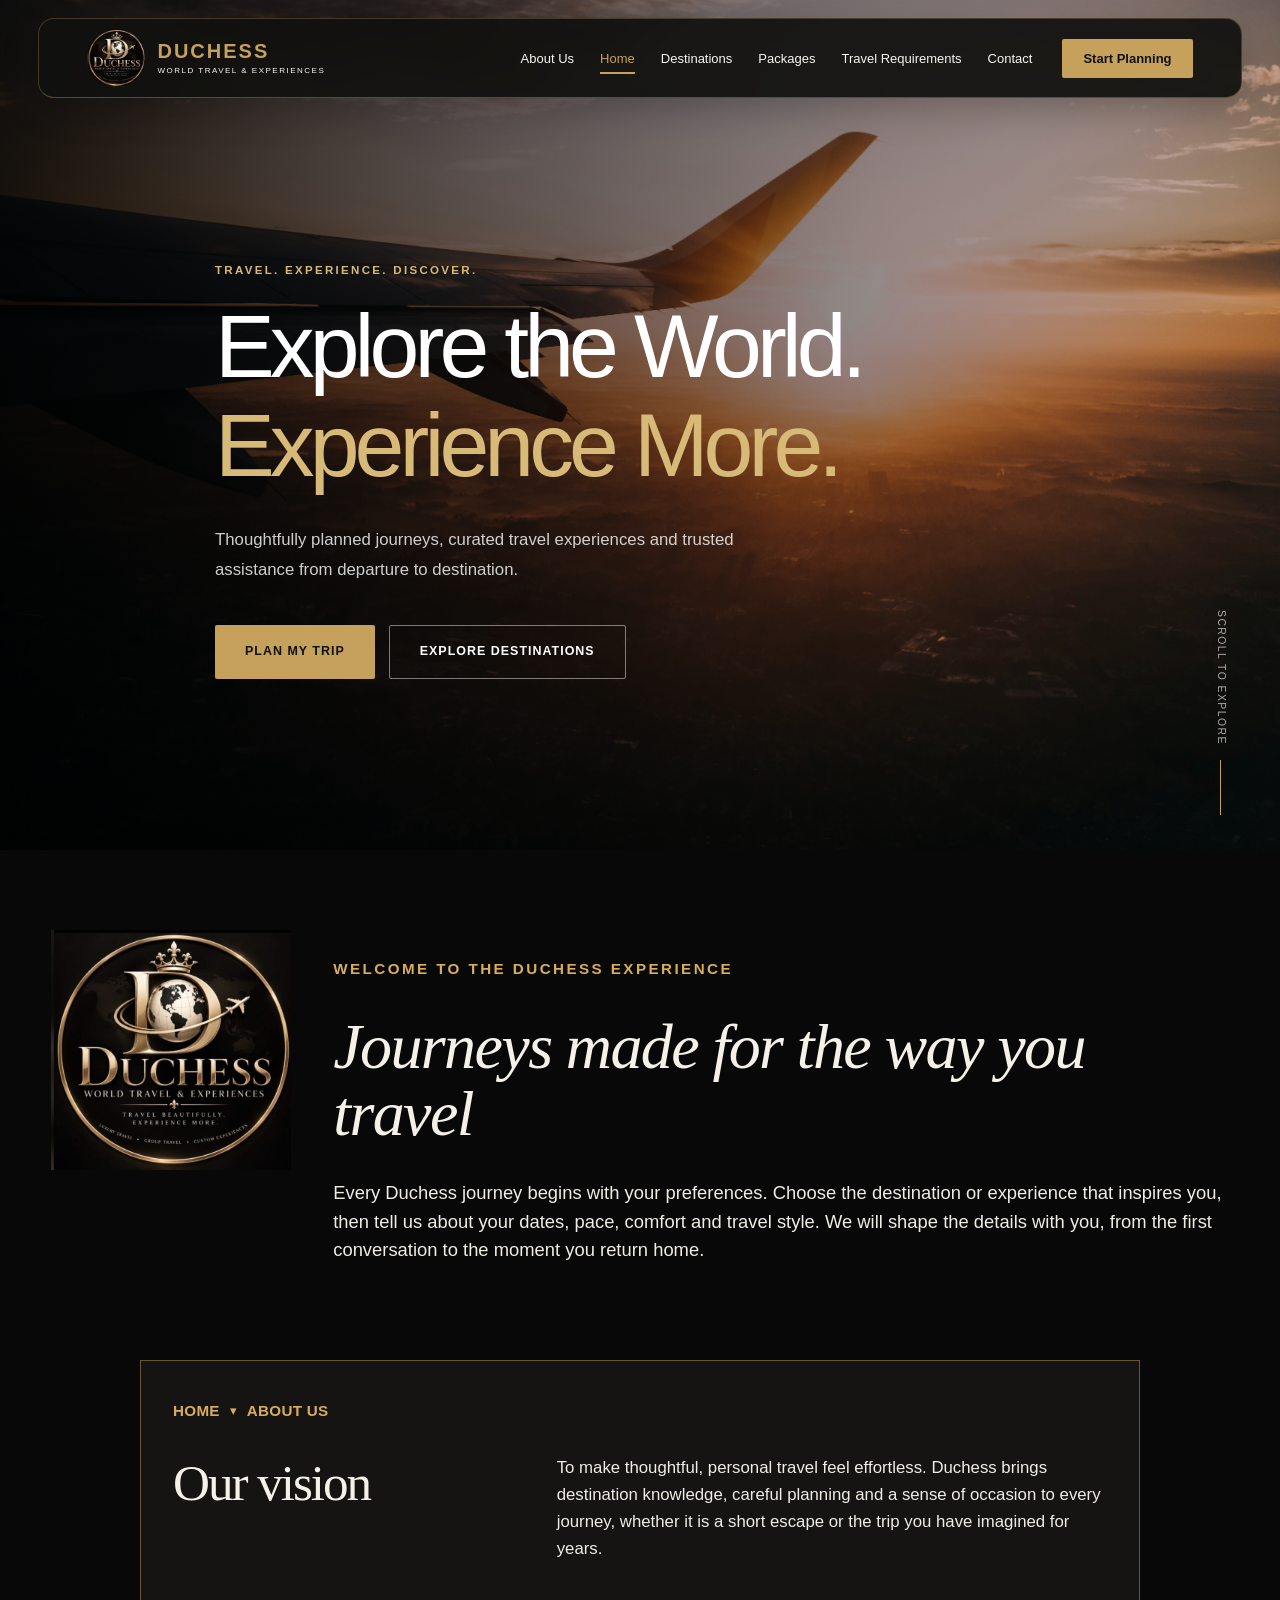
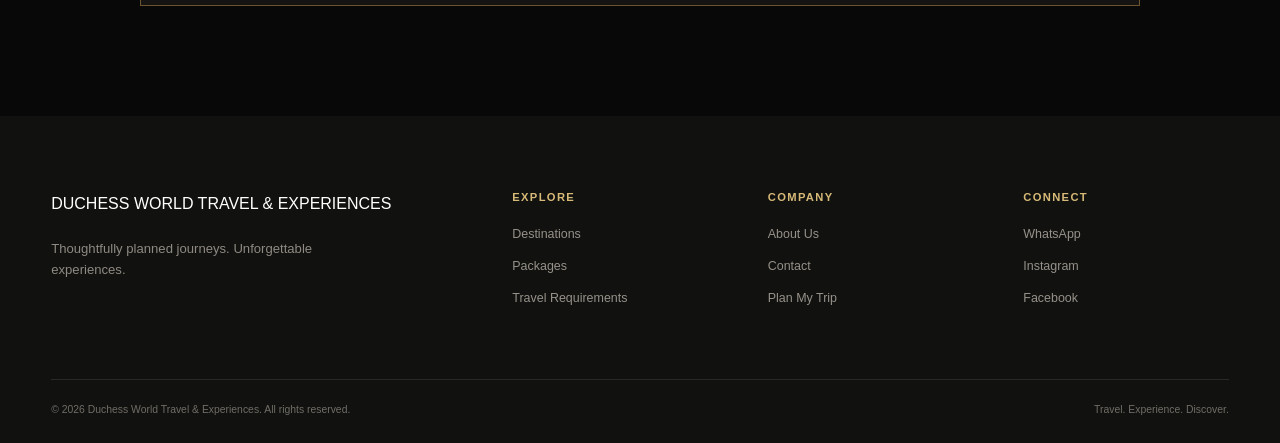
<file: index.html>
<!DOCTYPE html>
<html lang="en">

<head>

    <meta charset="UTF-8">
    <meta name="viewport" content="width=device-width, initial-scale=1.0">

    <title>Duchess World Travel & Experiences</title>

    <meta
        name="description"
        content="Duchess World Travel & Experiences — thoughtfully planned journeys shaped around the way you travel."
    >

    <link rel="stylesheet" href="css/style.css">

</head>


<body>


    <!-- =====================================================
         HEADER / NAVIGATION
    ====================================================== -->

    <header class="site-header">

        <div class="container nav-container">


            <!-- BRAND -->

            <a href="index.html" class="brand">

                <img
                    src="images/duchess-logo.jpeg"
                    alt="Duchess World Travel & Experiences"
                    class="brand-logo"
                >

                <span class="brand-name">

                    <strong>
                        DUCHESS
                    </strong>

                    <small>
                        WORLD TRAVEL & EXPERIENCES
                    </small>

                </span>

            </a>


            <!-- DESKTOP NAVIGATION -->

            <nav class="main-nav">

                <a
                    href="about.html"
                >
                    About Us
                </a>

                <a
                    href="index.html"
                    class="active"
                >
                    Home
                </a>

                <a href="destinations.html">
                    Destinations
                </a>

                <a href="packages.html">
                    Packages
                </a>

                <a href="requirements.html">
                    Travel Requirements
                </a>

                <a href="contact.html">
                    Contact
                </a>

            </nav>




            <!-- START PLANNING -->

            <a
                href="request-trip.html"
                class="nav-cta"
            >
                Start Planning
            </a>


            <!-- MOBILE MENU BUTTON -->

            <button
                class="menu-toggle"
                type="button"
                aria-label="Open menu"
                aria-expanded="false"
            >

                <span></span>
                <span></span>
                <span></span>

            </button>


            <!-- MOBILE NAVIGATION -->

            <nav class="mobile-nav">

                <a
                    href="about.html"
                >
                    About Us
                </a>

                <a
                    href="index.html"
                    class="active"
                >
                    Home
                </a>

                <a href="destinations.html">
                    Destinations
                </a>

                <a href="packages.html">
                    Packages
                </a>

                <a href="requirements.html">
                    Travel Requirements
                </a>

                <a href="contact.html">
                    Contact
                </a>

                <a href="request-trip.html">
                    Plan My Trip
                </a>

                <a
                    href="request-trip.html"
                    class="mobile-nav-cta"
                >
                    Start Planning
                </a>

            </nav>


        </div>

    </header>



    <!-- =====================================================
         MAIN CONTENT
    ====================================================== -->

    <main>


        <!-- =================================================
             AIRPLANE HERO
        ================================================== -->

        <section class="hero">

            <div class="hero-overlay"></div>


            <div class="container hero-content">


                <p class="eyebrow">
                    TRAVEL. EXPERIENCE. DISCOVER.
                </p>


                <h1>

                    Explore the World.<br>

                    <span>
                        Experience More.
                    </span>

                </h1>


                <p class="hero-text">

                    Thoughtfully planned journeys, curated travel
                    experiences and trusted assistance from departure
                    to destination.

                </p>


                <div class="hero-actions">


                    <a
                        href="request-trip.html"
                        class="btn btn-primary"
                    >
                        Plan My Trip
                    </a>


                    <a
                        href="destinations.html"
                        class="btn btn-secondary"
                    >
                        Explore Destinations
                    </a>


                </div>


            </div>


            <!-- HERO SCROLL INDICATOR -->

            <div class="hero-scroll">

                <span>
                    Scroll to explore
                </span>

                <span class="scroll-line"></span>

            </div>


        </section>



        <!-- =================================================
             THE DUCHESS EXPERIENCE
        ================================================== -->

        <section class="duchess-experience section">


            <div class="container">


                <div class="duchess-experience-grid">


                    <!-- DUCHESS LOGO -->

                    <div class="duchess-experience-logo">

                        <img
                            src="images/duchess-logo.jpeg"
                            alt="Duchess World Travel & Experiences"
                        >

                    </div>


                    <!-- EXPERIENCE CONTENT -->

                    <div class="duchess-experience-content">


                        <p class="eyebrow">

                            WELCOME TO THE DUCHESS EXPERIENCE

                        </p>


                        <h2>

                            Journeys made for the way you travel

                        </h2>


                        <p class="lead-text">

                            Every Duchess journey begins with your preferences.
                            Choose the destination or experience that inspires you,
                            then tell us about your dates, pace, comfort and travel
                            style. We will shape the details with you, from the first
                            conversation to the moment you return home.

                        </p>


                    </div>


                </div>


            </div>


        </section>



        <!-- =================================================
             OUR VISION
        ================================================== -->

        <section class="our-vision section">


            <div class="container">


                <div class="vision-box">


                    <!-- BREADCRUMB -->

                    <div class="vision-breadcrumb">


                        <a href="index.html">
                            HOME
                        </a>


                        <span>
                            ▾
                        </span>


                        <a href="about.html">
                            ABOUT US
                        </a>


                    </div>



                    <!-- VISION CONTENT -->

                    <div class="vision-content">


                        <div class="vision-label">

                            <h2>
                                Our vision
                            </h2>

                        </div>


                        <div class="vision-text">

                            <p>

                                To make thoughtful, personal travel feel effortless.
                                Duchess brings destination knowledge, careful planning
                                and a sense of occasion to every journey, whether it is
                                a short escape or the trip you have imagined for years.

                            </p>

                        </div>


                    </div>


                </div>


            </div>


        </section>


    </main>



    <!-- =====================================================
         FOOTER
    ====================================================== -->

    <footer class="site-footer">


        <div class="container footer-grid">


            <!-- FOOTER BRAND -->

            <div class="footer-brand">


                <a
                    href="index.html"
                    class="logo"
                >

                    <span class="logo-main">
                        DUCHESS
                    </span>

                    <span class="logo-sub">
                        WORLD TRAVEL & EXPERIENCES
                    </span>

                </a>


                <p>

                    Thoughtfully planned journeys.
                    Unforgettable experiences.

                </p>


            </div>



            <!-- EXPLORE -->

            <div class="footer-column">


                <h4>
                    Explore
                </h4>


                <a href="destinations.html">
                    Destinations
                </a>


                <a href="packages.html">
                    Packages
                </a>


                <a href="requirements.html">
                    Travel Requirements
                </a>


            </div>



            <!-- COMPANY -->

            <div class="footer-column">


                <h4>
                    Company
                </h4>


                <a href="about.html">
                    About Us
                </a>


                <a href="contact.html">
                    Contact
                </a>


                <a href="request-trip.html">
                    Plan My Trip
                </a>


            </div>



            <!-- CONNECT -->

            <div class="footer-column">


                <h4>
                    Connect
                </h4>


                <a
                    href="#"
                    target="_blank"
                    rel="noopener noreferrer"
                >
                    WhatsApp
                </a>


                <a
                    href="#"
                    target="_blank"
                    rel="noopener noreferrer"
                >
                    Instagram
                </a>


                <a
                    href="#"
                    target="_blank"
                    rel="noopener noreferrer"
                >
                    Facebook
                </a>


            </div>


        </div>



        <!-- FOOTER BOTTOM -->

        <div class="container footer-bottom">


            <p>

                © 2026 Duchess World Travel & Experiences.
                All rights reserved.

            </p>


            <p>

                Travel. Experience. Discover.

            </p>


        </div>


    </footer>



    <!-- =====================================================
         JAVASCRIPT
    ====================================================== -->

    <script src="js/main.js"></script>


</body>

</html>
</file>
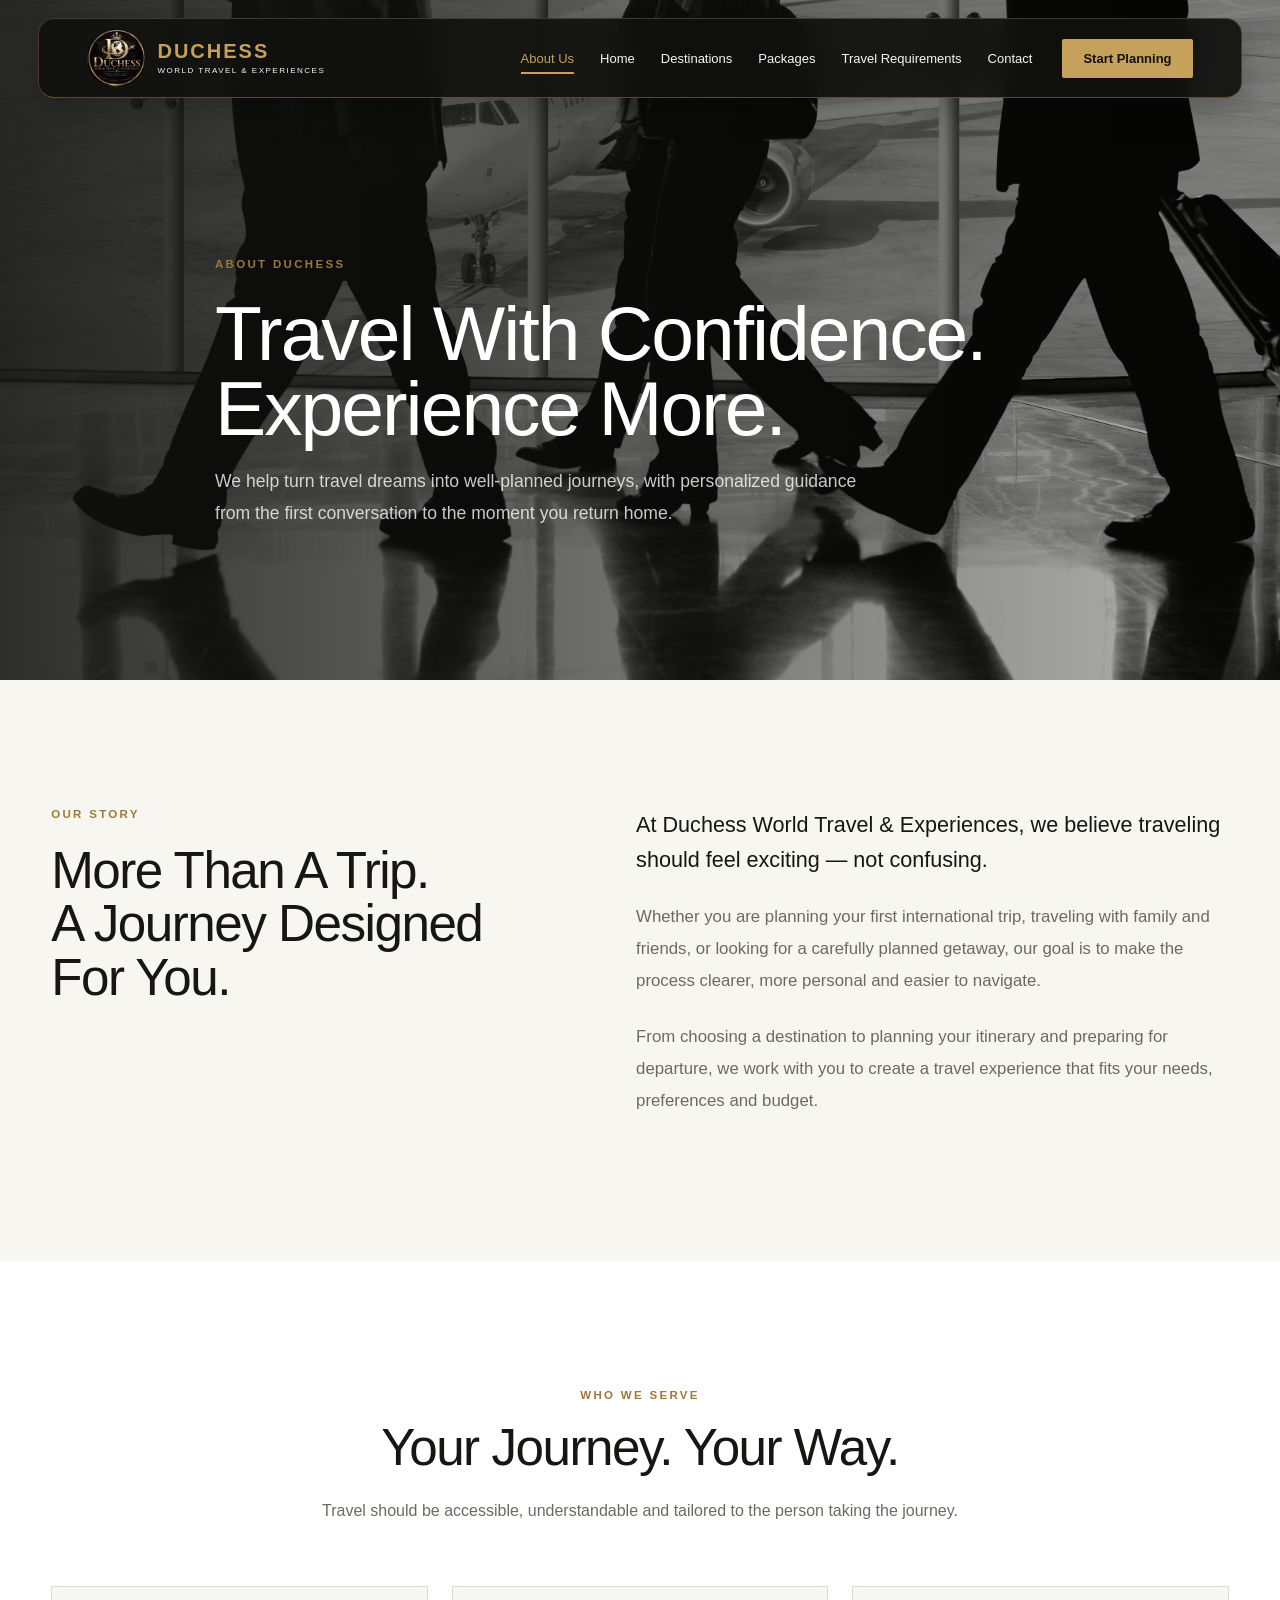
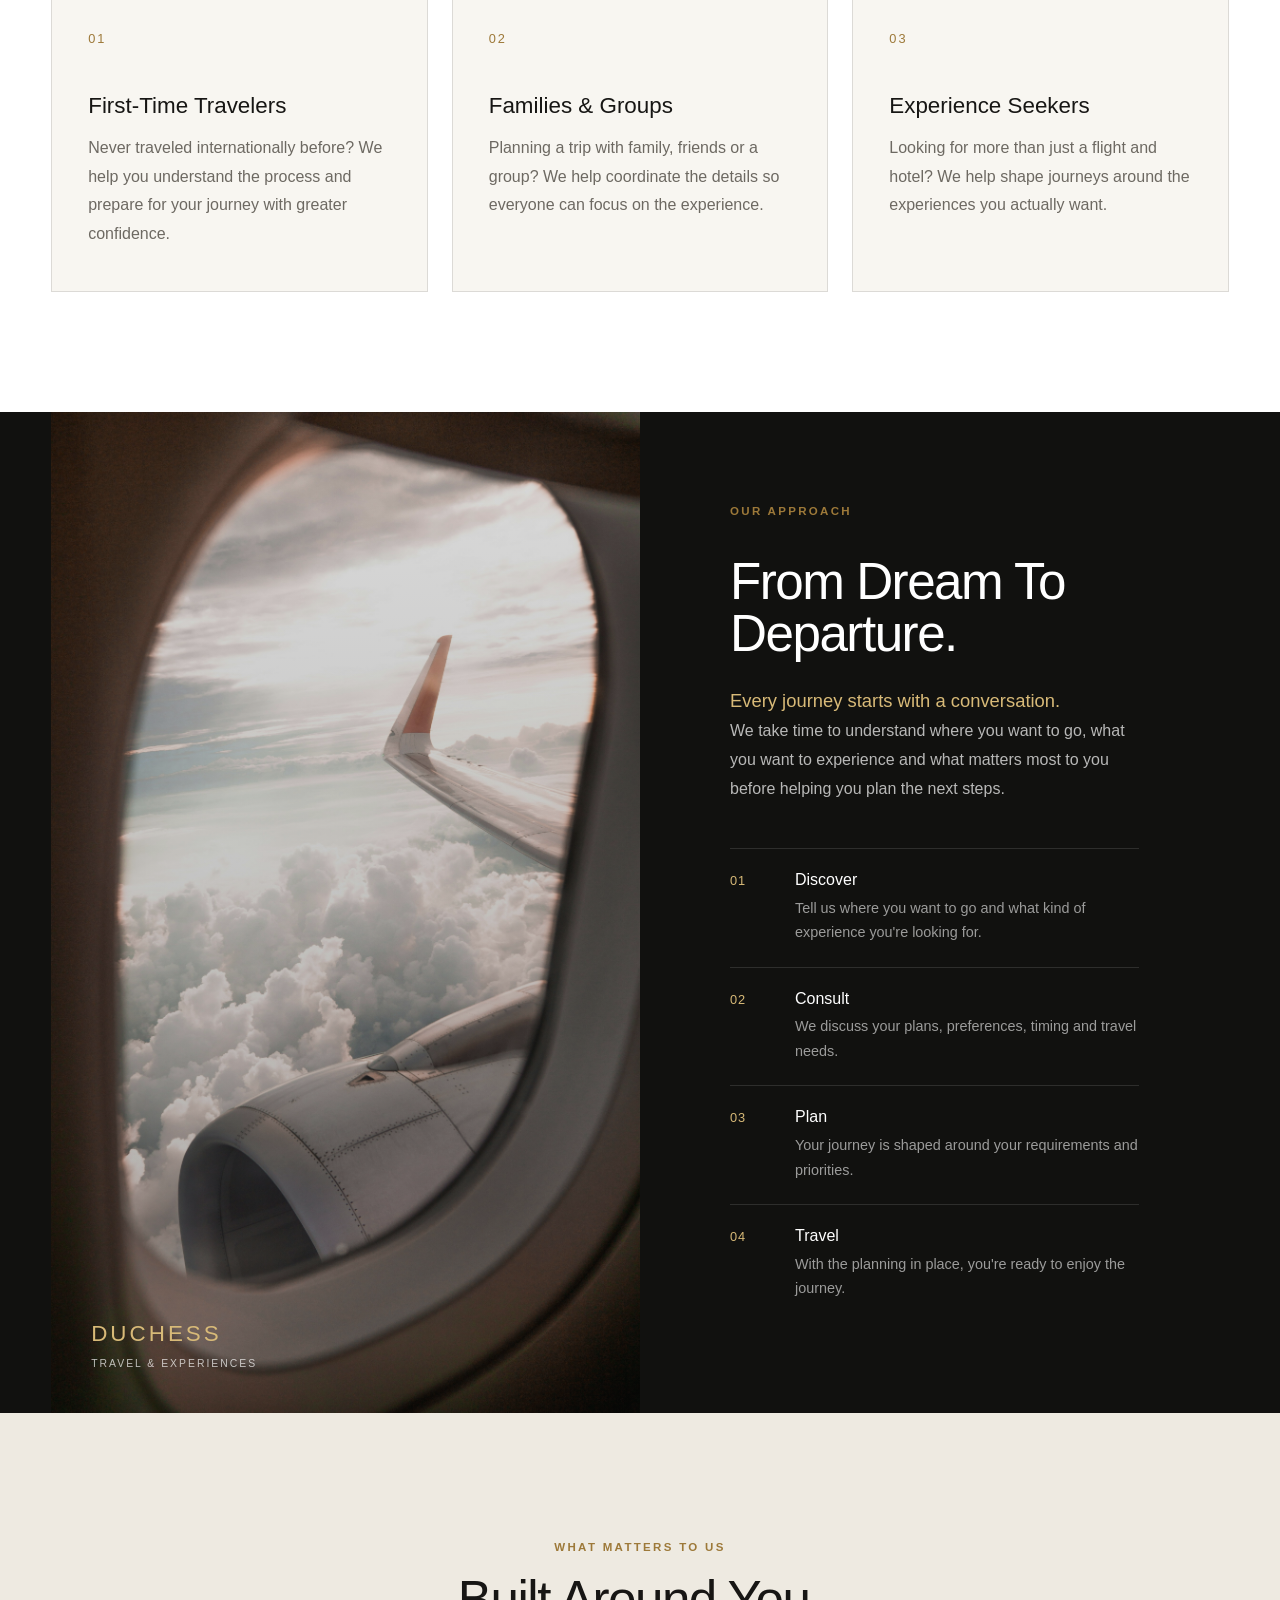
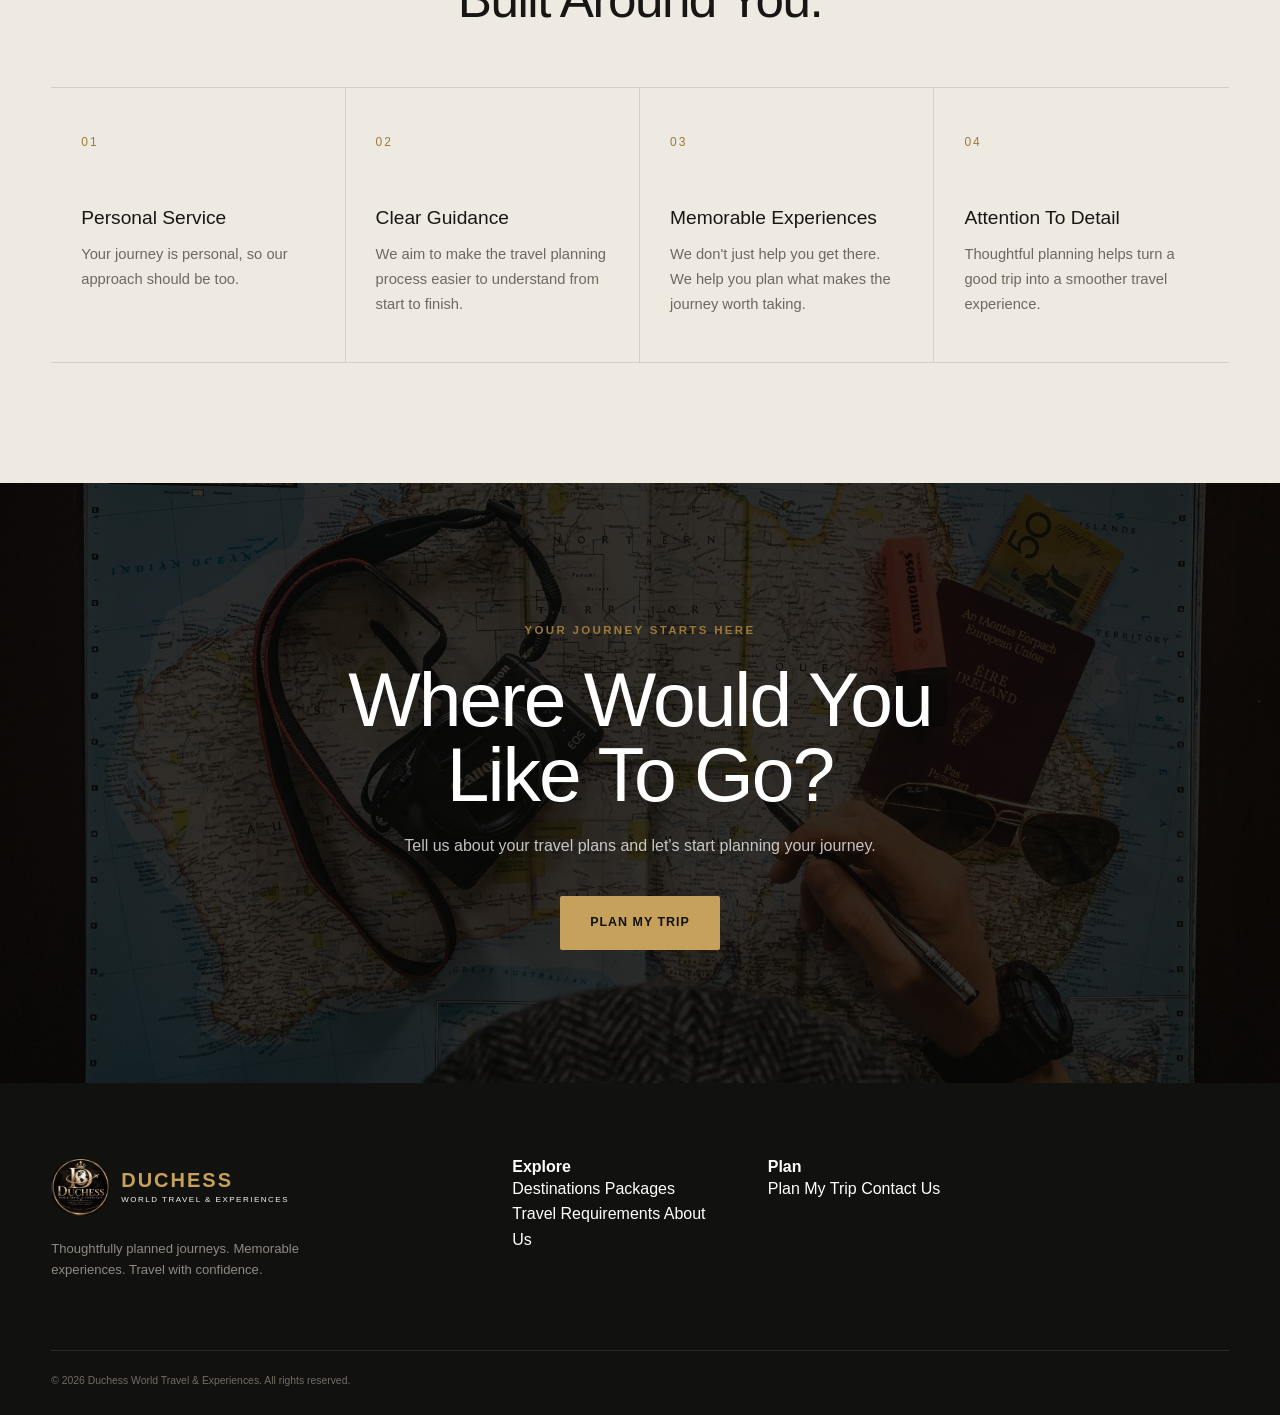
<file: about.html>
<!DOCTYPE html>
<html lang="en">
<head>
    <meta charset="UTF-8">
    <meta name="viewport" content="width=device-width, initial-scale=1.0">

    <title>About Us | Duchess World Travel & Experiences</title>

    <meta
        name="description"
        content="Discover Duchess World Travel & Experiences — a travel company helping you plan memorable journeys with confidence, clarity and personalized support."
    >

    <link rel="stylesheet" href="css/style.css">
</head>

<body>

<!-- =====================================================
         HEADER / NAVIGATION
    ====================================================== -->

    <header class="site-header">

        <div class="container nav-container">


            <!-- BRAND -->

            <a
                href="index.html"
                class="brand"
            >

                <img
                    src="images/duchess-logo.jpeg"
                    alt="Duchess World Travel & Experiences"
                    class="brand-logo"
                >

                <span class="brand-name">

                    <strong>
                        DUCHESS
                    </strong>

                    <small>
                        WORLD TRAVEL & EXPERIENCES
                    </small>

                </span>

            </a>


            <!-- DESKTOP NAVIGATION -->

            <nav class="main-nav">

                <a href="about.html" class="active">
                    About Us
                </a>

                <a href="index.html">
                    Home
                </a>

                <a href="destinations.html">
                    Destinations
                </a>

                <a
                    href="packages.html"
                    
                >
                    Packages
                </a>

                <a href="requirements.html"
               
                >
                    Travel Requirements
                </a>

                <a href="contact.html"
              
                >
                    Contact
                </a>

            </nav>


            <!-- START PLANNING -->

            <a
                href="request-trip.html"
                class="nav-cta"
            >
                Start Planning
            </a>


            <!-- MOBILE MENU BUTTON -->

            <button
                class="menu-toggle"
                type="button"
                aria-label="Open menu"
                aria-expanded="false"
            >

                <span></span>
                <span></span>
                <span></span>

            </button>


            <!-- MOBILE NAVIGATION -->

            <nav class="mobile-nav">

                <a href="about.html"
                class="active"
                >
                    About Us
                </a>

                <a href="index.html">
                    Home
                </a>

                <a href="destinations.html">
                    Destinations
                </a>

                <a
                    href="packages.html"
                    
                >
                    Packages
                </a>

                <a href="requirements.html"
                
                >
                    Travel Requirements
                </a>

                <a href="contact.html"
                
                >
                    Contact
                </a>

                <a
                    href="request-trip.html"
                    class="mobile-nav-cta"
                >
                    Start Planning
                </a>

            </nav>


        </div>

    </header>

    <!-- ABOUT HERO -->
    <section class="about-hero">

        <div class="about-hero-overlay"></div>

        <div class="container about-hero-content">

            <span class="eyebrow">
                ABOUT DUCHESS
            </span>

            <h1>
                Travel With Confidence.<br>
                Experience More.
            </h1>

            <p>
                We help turn travel dreams into well-planned journeys,
                with personalized guidance from the first conversation
                to the moment you return home.
            </p>

        </div>

    </section>


    <!-- INTRO -->
    <section class="about-intro">

        <div class="container about-intro-grid">

            <div class="about-intro-heading">

                <span class="eyebrow">
                    OUR STORY
                </span>

                <h2>
                    More Than A Trip.<br>
                    A Journey Designed For You.
                </h2>

            </div>

            <div class="about-intro-text">

                <p>
                    At Duchess World Travel & Experiences, we believe
                    traveling should feel exciting — not confusing.
                </p>

                <p>
                    Whether you are planning your first international
                    trip, traveling with family and friends, or looking
                    for a carefully planned getaway, our goal is to make
                    the process clearer, more personal and easier to
                    navigate.
                </p>

                <p>
                    From choosing a destination to planning your
                    itinerary and preparing for departure, we work with
                    you to create a travel experience that fits your
                    needs, preferences and budget.
                </p>

            </div>

        </div>

    </section>


    <!-- WHO WE SERVE -->
    <section class="about-audience">

        <div class="container">

            <div class="section-heading centered">

                <span class="eyebrow">
                    WHO WE SERVE
                </span>

                <h2>
                    Your Journey. Your Way.
                </h2>

                <p>
                    Travel should be accessible, understandable and
                    tailored to the person taking the journey.
                </p>

            </div>


            <div class="about-audience-grid">

                <article class="about-audience-card">

                    <span class="about-card-number">01</span>

                    <h3>
                        First-Time Travelers
                    </h3>

                    <p>
                        Never traveled internationally before?
                        We help you understand the process and prepare
                        for your journey with greater confidence.
                    </p>

                </article>


                <article class="about-audience-card">

                    <span class="about-card-number">02</span>

                    <h3>
                        Families & Groups
                    </h3>

                    <p>
                        Planning a trip with family, friends or a group?
                        We help coordinate the details so everyone can
                        focus on the experience.
                    </p>

                </article>


                <article class="about-audience-card">

                    <span class="about-card-number">03</span>

                    <h3>
                        Experience Seekers
                    </h3>

                    <p>
                        Looking for more than just a flight and hotel?
                        We help shape journeys around the experiences
                        you actually want.
                    </p>

                </article>

            </div>

        </div>

    </section>


    <!-- OUR APPROACH -->
    <section class="about-approach">

        <div class="container about-approach-grid">

            <div class="about-approach-image">

                <div class="about-image-label">
                    <span>DUCHESS</span>
                    <small>TRAVEL & EXPERIENCES</small>
                </div>

            </div>


            <div class="about-approach-content">

                <span class="eyebrow">
                    OUR APPROACH
                </span>

                <h2>
                    From Dream To Departure.
                </h2>

                <p>
                    Every journey starts with a conversation.
                </p>

                <p>
                    We take time to understand where you want to go,
                    what you want to experience and what matters most
                    to you before helping you plan the next steps.
                </p>


                <div class="about-process-list">

                    <div class="about-process-item">

                        <span>01</span>

                        <div>
                            <h4>Discover</h4>
                            <p>
                                Tell us where you want to go and what
                                kind of experience you're looking for.
                            </p>
                        </div>

                    </div>


                    <div class="about-process-item">

                        <span>02</span>

                        <div>
                            <h4>Consult</h4>
                            <p>
                                We discuss your plans, preferences,
                                timing and travel needs.
                            </p>
                        </div>

                    </div>


                    <div class="about-process-item">

                        <span>03</span>

                        <div>
                            <h4>Plan</h4>
                            <p>
                                Your journey is shaped around your
                                requirements and priorities.
                            </p>
                        </div>

                    </div>


                    <div class="about-process-item">

                        <span>04</span>

                        <div>
                            <h4>Travel</h4>
                            <p>
                                With the planning in place, you're ready
                                to enjoy the journey.
                            </p>
                        </div>

                    </div>

                </div>

            </div>

        </div>

    </section>


    <!-- VALUES -->
    <section class="about-values">

        <div class="container">

            <div class="section-heading centered">

                <span class="eyebrow">
                    WHAT MATTERS TO US
                </span>

                <h2>
                    Built Around You.
                </h2>

            </div>


            <div class="about-values-grid">

                <article class="about-value">

                    <span>01</span>

                    <h3>
                        Personal Service
                    </h3>

                    <p>
                        Your journey is personal, so our approach
                        should be too.
                    </p>

                </article>


                <article class="about-value">

                    <span>02</span>

                    <h3>
                        Clear Guidance
                    </h3>

                    <p>
                        We aim to make the travel planning process
                        easier to understand from start to finish.
                    </p>

                </article>


                <article class="about-value">

                    <span>03</span>

                    <h3>
                        Memorable Experiences
                    </h3>

                    <p>
                        We don't just help you get there. We help you
                        plan what makes the journey worth taking.
                    </p>

                </article>


                <article class="about-value">

                    <span>04</span>

                    <h3>
                        Attention To Detail
                    </h3>

                    <p>
                        Thoughtful planning helps turn a good trip into
                        a smoother travel experience.
                    </p>

                </article>

            </div>

        </div>

    </section>


    <!-- CTA -->
    <section class="about-final-cta">

        <div class="about-final-overlay"></div>

        <div class="container about-final-content">

            <span class="eyebrow">
                YOUR JOURNEY STARTS HERE
            </span>

            <h2>
                Where Would You<br>
                Like To Go?
            </h2>

            <p>
                Tell us about your travel plans and let's start
                planning your journey.
            </p>

            <a href="request-trip.html" class="btn btn-primary">
                Plan My Trip
            </a>

        </div>

    </section>


    <!-- FOOTER -->
    <footer class="site-footer">

        <div class="container footer-grid">

            <div class="footer-brand">

                <a href="index.html" class="brand">

                    <img
                        src="images/duchess-logo.jpeg"
                        alt="Duchess World Travel & Experiences"
                        class="brand-logo"
                    >

                    <div class="brand-name">
                        <strong>DUCHESS</strong>
                        <small>WORLD TRAVEL & EXPERIENCES</small>
                    </div>

                </a>

                <p>
                    Thoughtfully planned journeys. Memorable
                    experiences. Travel with confidence.
                </p>

            </div>


            <div class="footer-links">

                <h4>Explore</h4>

                <a href="destinations.html">Destinations</a>
                <a href="packages.html">Packages</a>
                <a href="requirements.html">Travel Requirements</a>
                <a href="about.html">About Us</a>

            </div>


            <div class="footer-links">

                <h4>Plan</h4>

                <a href="request-trip.html">Plan My Trip</a>
                <a href="contact.html">Contact Us</a>

            </div>

        </div>


        <div class="container footer-bottom">

            <p>
                © 2026 Duchess World Travel & Experiences.
                All rights reserved.
            </p>

        </div>

    </footer>


    <script src="js/main.js"></script>

</body>
</html>
</file>
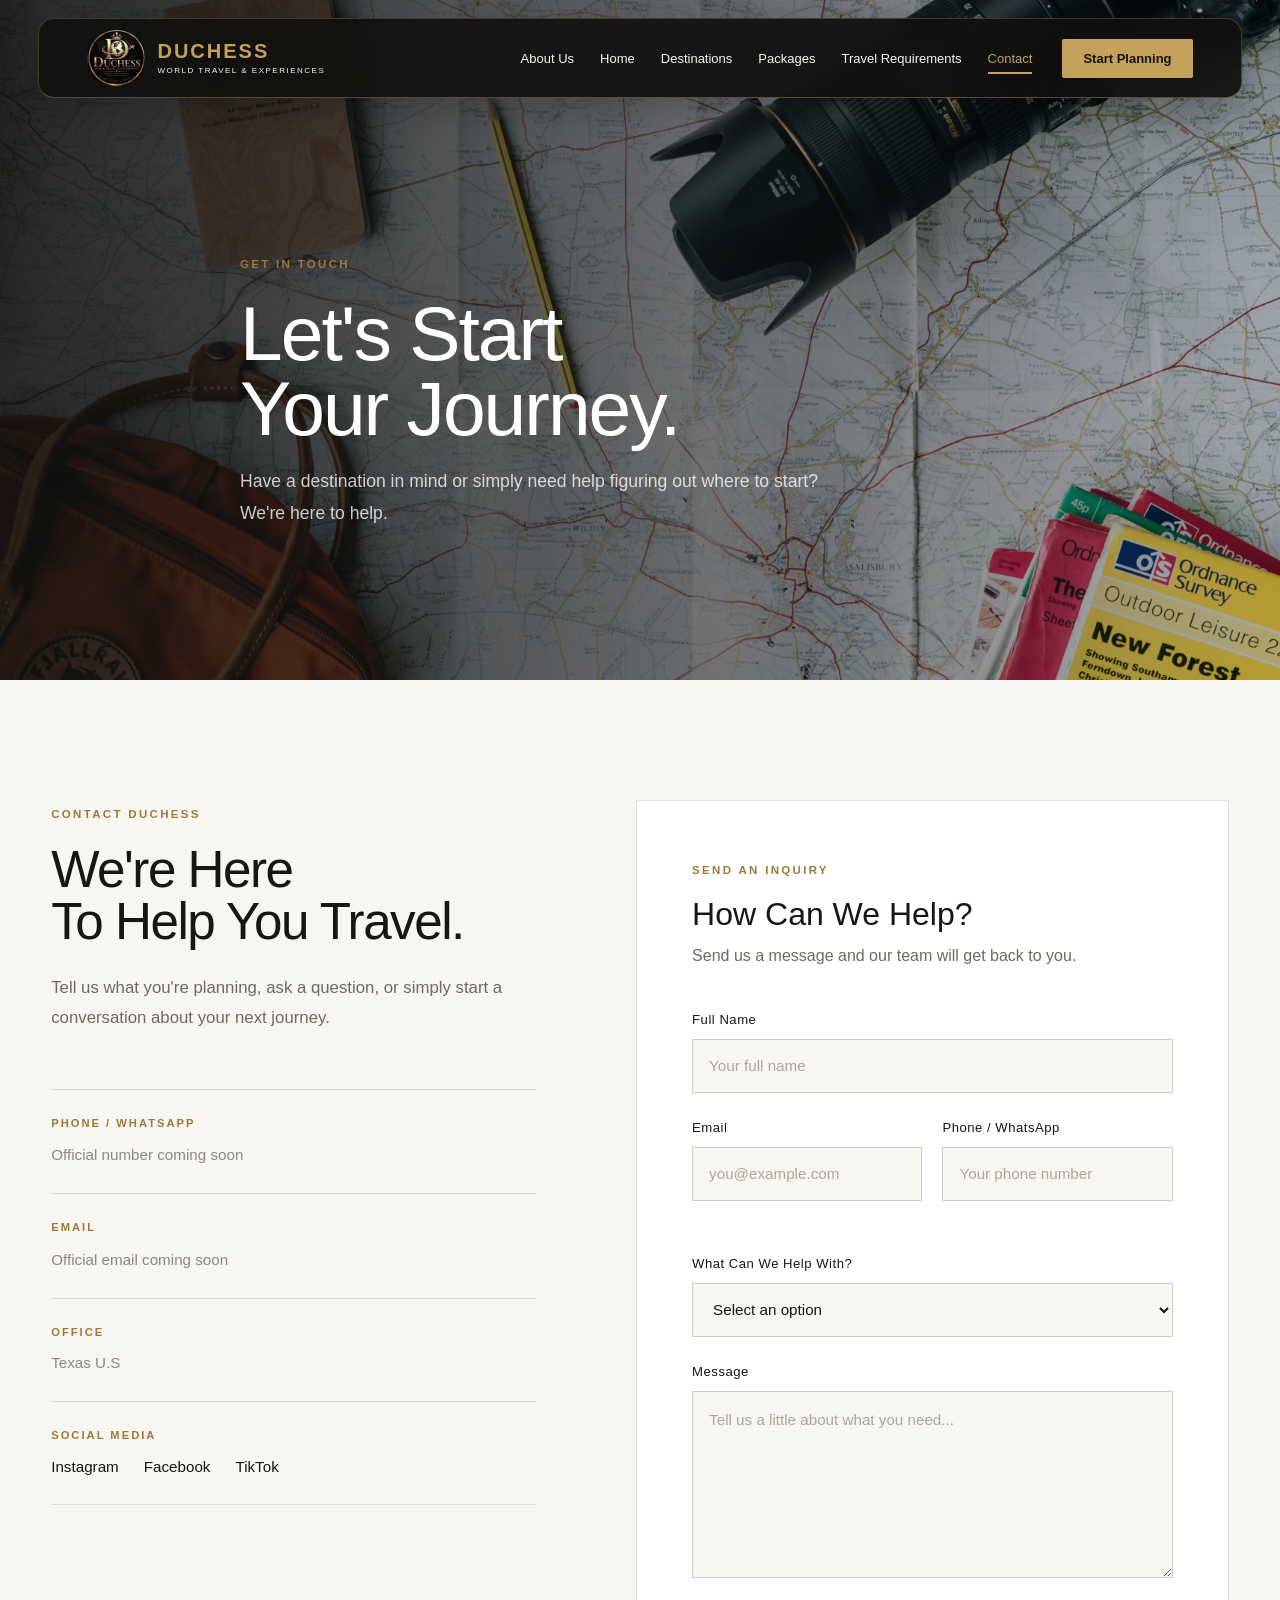
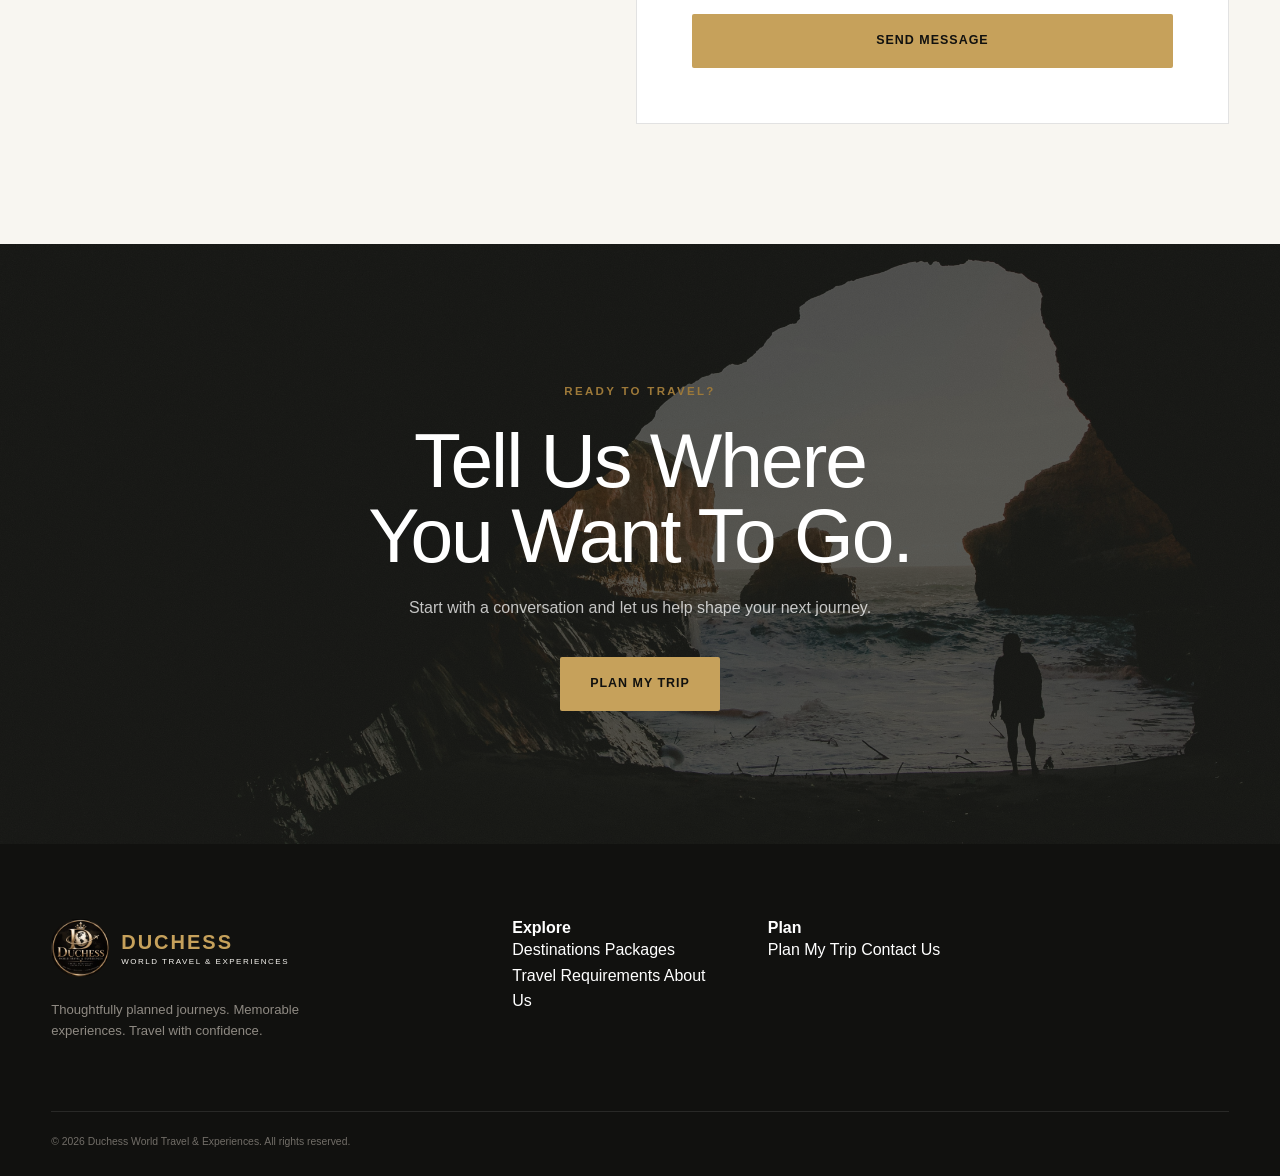
<file: contact.html>
<!DOCTYPE html>
<html lang="en">
<head>
    <meta charset="UTF-8">
    <meta name="viewport" content="width=device-width, initial-scale=1.0">

    <title>Contact Us | Duchess World Travel & Experiences</title>

    <meta
        name="description"
        content="Get in touch with Duchess World Travel & Experiences and start planning your next journey."
    >

    <link rel="stylesheet" href="css/style.css">
</head>

<body>

<!-- =====================================================
         HEADER / NAVIGATION
    ====================================================== -->

    <header class="site-header">

        <div class="container nav-container">


            <!-- BRAND -->

            <a
                href="index.html"
                class="brand"
            >

                <img
                    src="images/duchess-logo.jpeg"
                    alt="Duchess World Travel & Experiences"
                    class="brand-logo"
                >

                <span class="brand-name">

                    <strong>
                        DUCHESS
                    </strong>

                    <small>
                        WORLD TRAVEL & EXPERIENCES
                    </small>

                </span>

            </a>


            <!-- DESKTOP NAVIGATION -->

            <nav class="main-nav">

                <a href="about.html">
                    About Us
                </a>

                <a href="index.html">
                    Home
                </a>

                <a href="destinations.html">
                    Destinations
                </a>

                <a
                    href="packages.html"
                    
                >
                    Packages
                </a>

                <a href="requirements.html"
               
                >
                    Travel Requirements
                </a>

                <a href="contact.html"
                class="active"
                >
                    Contact
                </a>

            </nav>


            <!-- START PLANNING -->

            <a
                href="request-trip.html"
                class="nav-cta"
            >
                Start Planning
            </a>


            <!-- MOBILE MENU BUTTON -->

            <button
                class="menu-toggle"
                type="button"
                aria-label="Open menu"
                aria-expanded="false"
            >

                <span></span>
                <span></span>
                <span></span>

            </button>


            <!-- MOBILE NAVIGATION -->

            <nav class="mobile-nav">

                <a href="about.html">
                    About Us
                </a>

                <a href="index.html">
                    Home
                </a>

                <a href="destinations.html">
                    Destinations
                </a>

                <a
                    href="packages.html"
                    
                >
                    Packages
                </a>

                <a href="requirements.html"
                
                >
                    Travel Requirements
                </a>

                <a href="contact.html"
                class="active"
                >
                    Contact
                </a>

                <a
                    href="request-trip.html"
                    class="mobile-nav-cta"
                >
                    Start Planning
                </a>

            </nav>


        </div>

    </header>

    <!-- CONTACT HERO -->
    <section class="contact-hero">

        <div class="contact-hero-overlay"></div>

        <div class="container contact-hero-content">

            <span class="eyebrow">
                GET IN TOUCH
            </span>

            <h1>
                Let's Start<br>
                Your Journey.
            </h1>

            <p>
                Have a destination in mind or simply need help
                figuring out where to start? We're here to help.
            </p>

        </div>

    </section>


    <!-- CONTACT INTRO -->
    <section class="contact-main">

        <div class="container contact-grid">

            <!-- CONTACT INFORMATION -->
            <div class="contact-information">

                <span class="eyebrow">
                    CONTACT DUCHESS
                </span>

                <h2>
                    We're Here<br>
                    To Help You Travel.
                </h2>

                <p class="contact-intro-text">
                    Tell us what you're planning, ask a question,
                    or simply start a conversation about your next
                    journey.
                </p>


                <div class="contact-details">

                    <div class="contact-detail">

                        <span class="contact-detail-label">
                            PHONE / WHATSAPP
                        </span>

                        <a href="#" class="contact-placeholder">
                            Official number coming soon
                        </a>

                    </div>


                    <div class="contact-detail">

                        <span class="contact-detail-label">
                            EMAIL
                        </span>

                        <a href="#" class="contact-placeholder">
                            Official email coming soon
                        </a>

                    </div>


                    <div class="contact-detail">

                        <span class="contact-detail-label">
                            OFFICE
                        </span>

                        <p class="contact-placeholder">
                            Texas U.S
                        </p>

                    </div>


                    <div class="contact-detail">

                        <span class="contact-detail-label">
                            SOCIAL MEDIA
                        </span>

                        <div class="contact-socials">

                            <a href="#" aria-label="Instagram">
                                Instagram
                            </a>

                            <a href="#" aria-label="Facebook">
                                Facebook
                            </a>

                            <a href="#" aria-label="TikTok">
                                TikTok
                            </a>

                        </div>

                    </div>

                </div>

            </div>


            <!-- CONTACT FORM -->
            <div class="contact-form-wrapper">

                <div class="contact-form-heading">

                    <span class="eyebrow">
                        SEND AN INQUIRY
                    </span>

                    <h3>
                        How Can We Help?
                    </h3>

                    <p>
                        Send us a message and our team will get back
                        to you.
                    </p>

                </div>


                <form id="contactForm" class="contact-form">

                    <div class="form-group">

                        <label for="contactName">
                            Full Name
                        </label>

                        <input
                            type="text"
                            id="contactName"
                            name="name"
                            placeholder="Your full name"
                            required
                        >

                    </div>


                    <div class="form-row">

                        <div class="form-group">

                            <label for="contactEmail">
                                Email
                            </label>

                            <input
                                type="email"
                                id="contactEmail"
                                name="email"
                                placeholder="you@example.com"
                                required
                            >

                        </div>


                        <div class="form-group">

                            <label for="contactPhone">
                                Phone / WhatsApp
                            </label>

                            <input
                                type="tel"
                                id="contactPhone"
                                name="phone"
                                placeholder="Your phone number"
                                required
                            >

                        </div>

                    </div>


                    <div class="form-group">

                        <label for="contactSubject">
                            What Can We Help With?
                        </label>

                        <select
                            id="contactSubject"
                            name="subject"
                            required
                        >

                            <option value="" disabled selected>
                                Select an option
                            </option>

                            <option value="trip-planning">
                                Planning a trip
                            </option>

                            <option value="package">
                                Travel package
                            </option>

                            <option value="group">
                                Group travel
                            </option>

                            <option value="requirements">
                                Travel requirements
                            </option>

                            <option value="general">
                                General inquiry
                            </option>

                        </select>

                    </div>


                    <div class="form-group">

                        <label for="contactMessage">
                            Message
                        </label>

                        <textarea
                            id="contactMessage"
                            name="message"
                            rows="6"
                            placeholder="Tell us a little about what you need..."
                            required
                        ></textarea>

                    </div>


                    <button
                        type="submit"
                        class="btn btn-primary contact-submit"
                    >
                        Send Message
                    </button>

                </form>


                <!-- SUCCESS MESSAGE -->

                <div
                    id="contactSuccess"
                    class="contact-success"
                    hidden
                >

                    <span class="contact-success-number">
                        01
                    </span>

                    <h3>
                        Message Received.
                    </h3>

                    <p>
                        Thank you for contacting Duchess World Travel
                        & Experiences. Our team will review your inquiry
                        and get back to you.
                    </p>

                    <a href="index.html" class="btn btn-primary">
                        Return Home
                    </a>

                </div>

            </div>

        </div>

    </section>


    <!-- CTA -->
    <section class="contact-final-cta">

        <div class="contact-final-overlay"></div>

        <div class="container contact-final-content">

            <span class="eyebrow">
                READY TO TRAVEL?
            </span>

            <h2>
                Tell Us Where<br>
                You Want To Go.
            </h2>

            <p>
                Start with a conversation and let us help shape
                your next journey.
            </p>

            <a href="request-trip.html" class="btn btn-primary">
                Plan My Trip
            </a>

        </div>

    </section>


    <!-- FOOTER -->
    <footer class="site-footer">

        <div class="container footer-grid">

            <div class="footer-brand">

                <a href="index.html" class="brand">

                    <img
                        src="images/duchess-logo.jpeg"
                        alt="Duchess World Travel & Experiences"
                        class="brand-logo"
                    >

                    <div class="brand-name">
                        <strong>DUCHESS</strong>
                        <small>WORLD TRAVEL & EXPERIENCES</small>
                    </div>

                </a>

                <p>
                    Thoughtfully planned journeys. Memorable
                    experiences. Travel with confidence.
                </p>

            </div>


            <div class="footer-links">

                <h4>Explore</h4>

                <a href="destinations.html">Destinations</a>
                <a href="packages.html">Packages</a>
                <a href="requirements.html">Travel Requirements</a>
                <a href="about.html">About Us</a>

            </div>


            <div class="footer-links">

                <h4>Plan</h4>

                <a href="request-trip.html">Plan My Trip</a>
                <a href="contact.html">Contact Us</a>

            </div>

        </div>


        <div class="container footer-bottom">

            <p>
                © 2026 Duchess World Travel & Experiences.
                All rights reserved.
            </p>

        </div>

    </footer>


    <script src="js/main.js"></script>

</body>
</html>
</file>
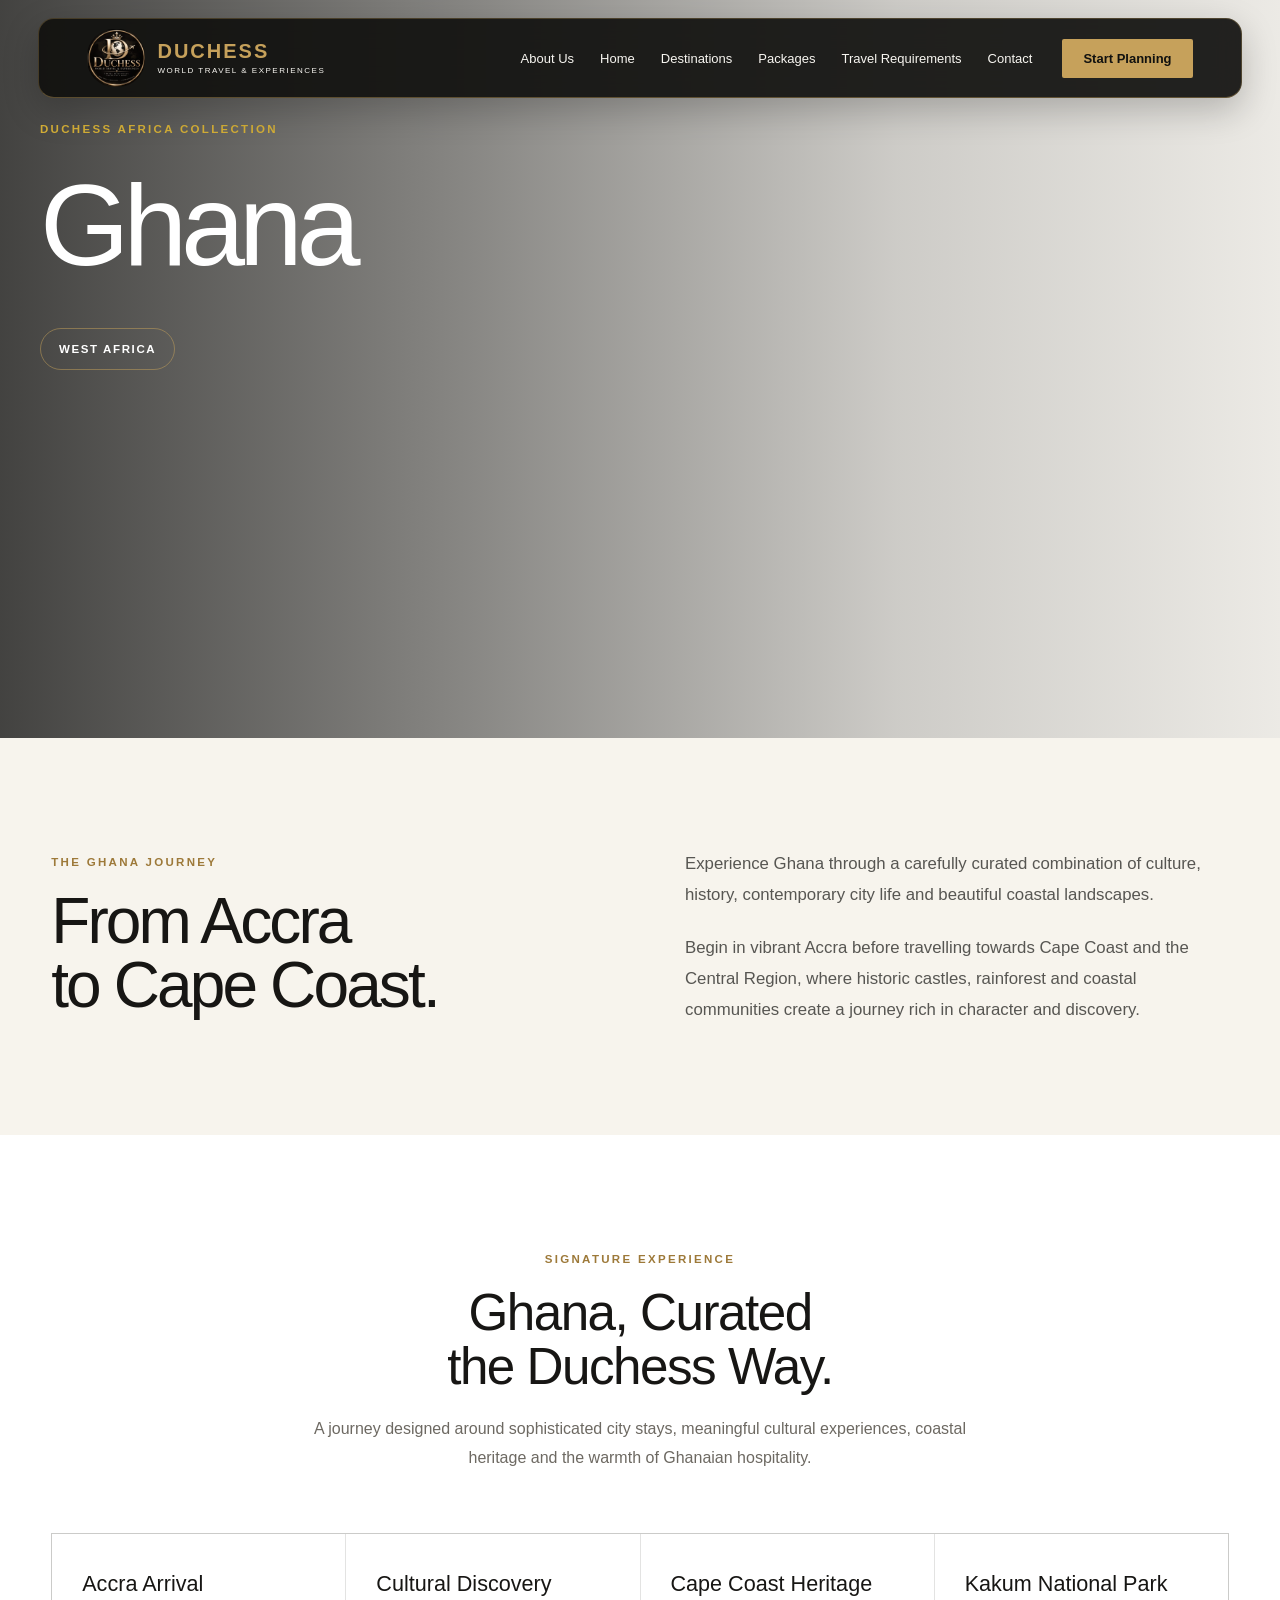
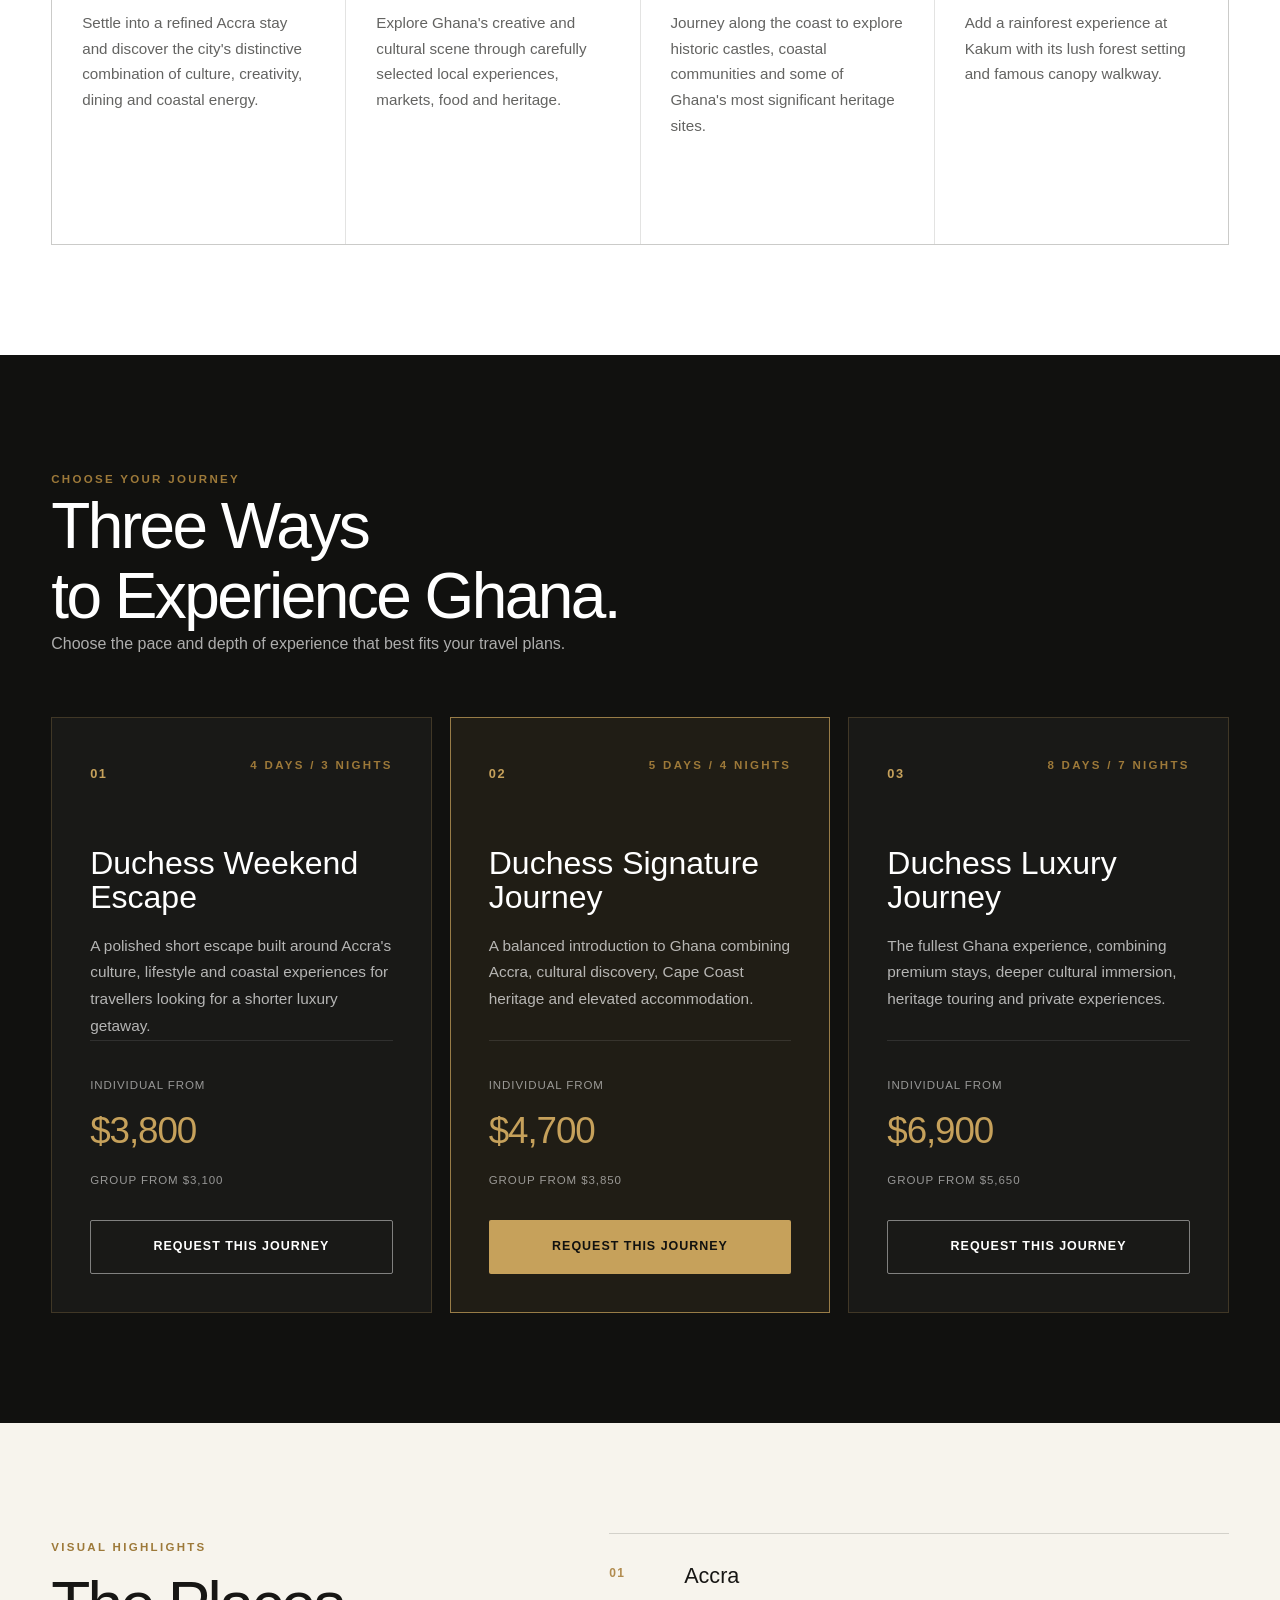
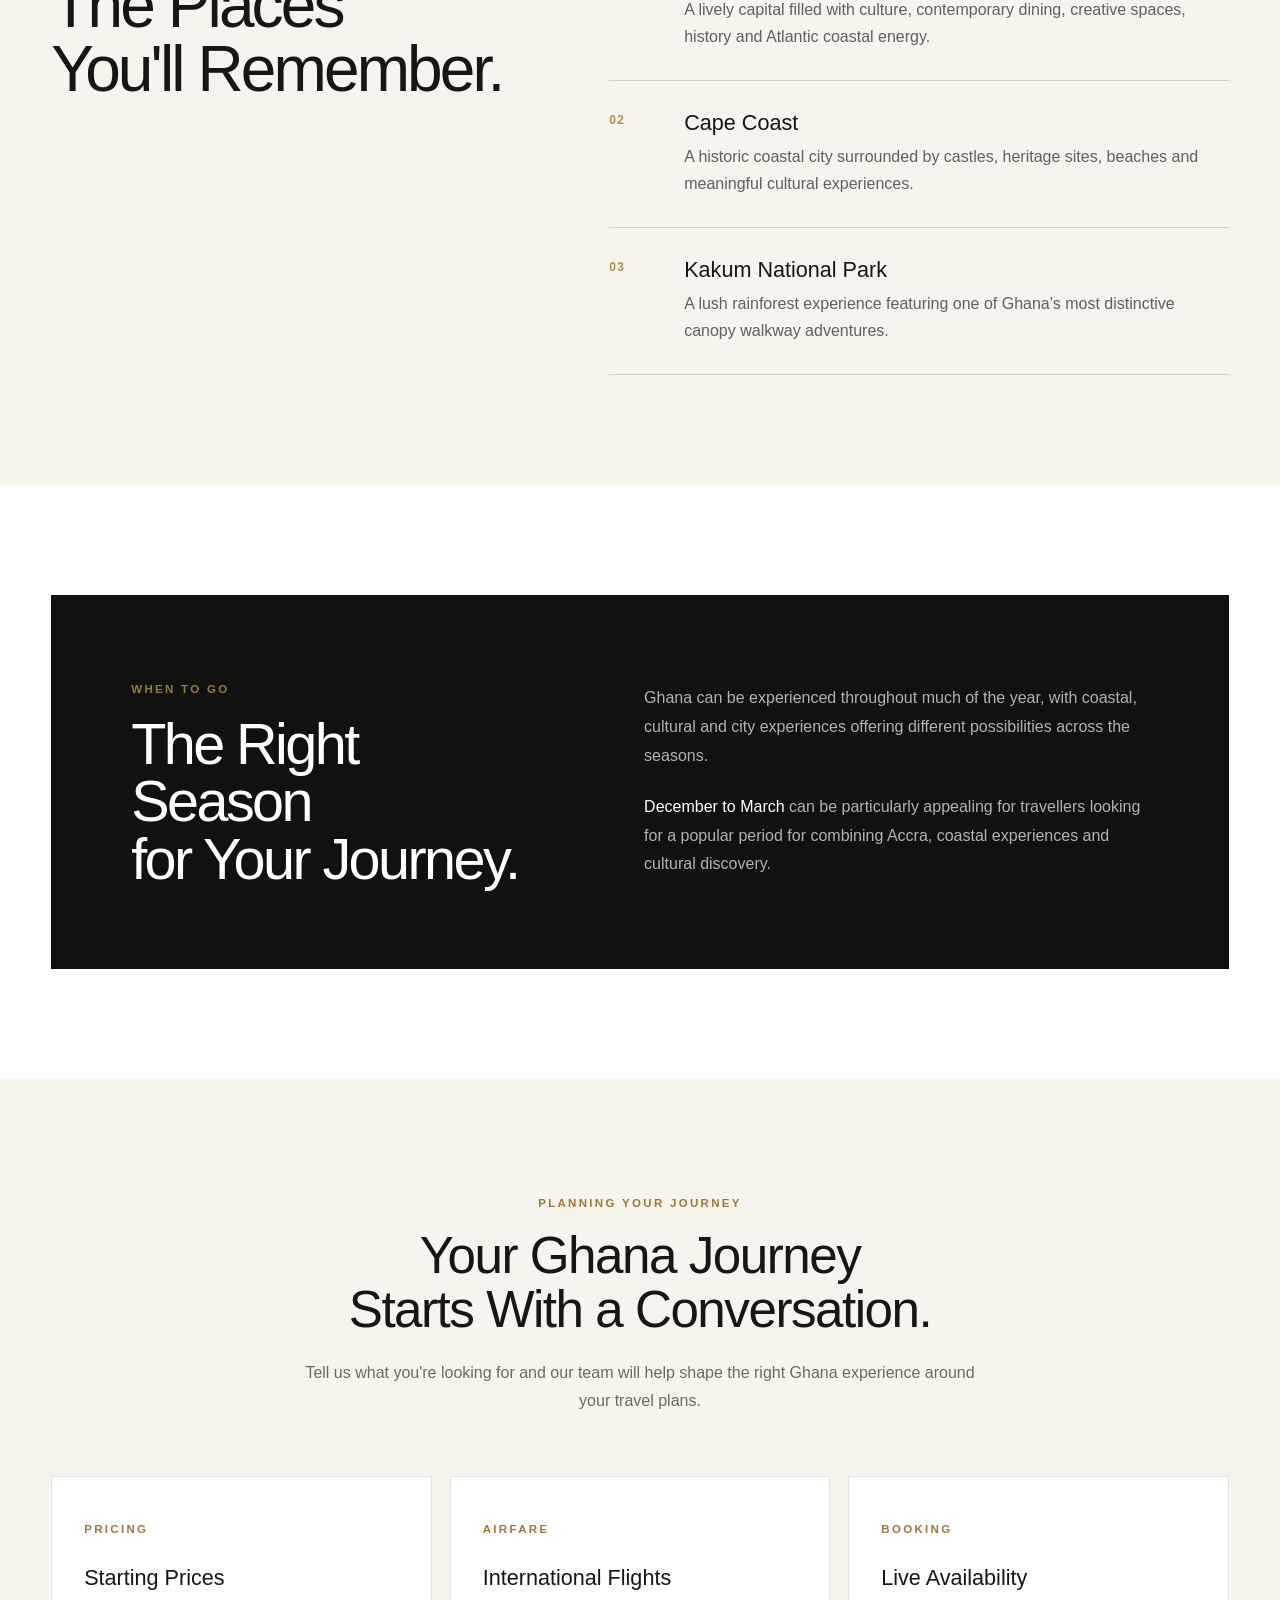
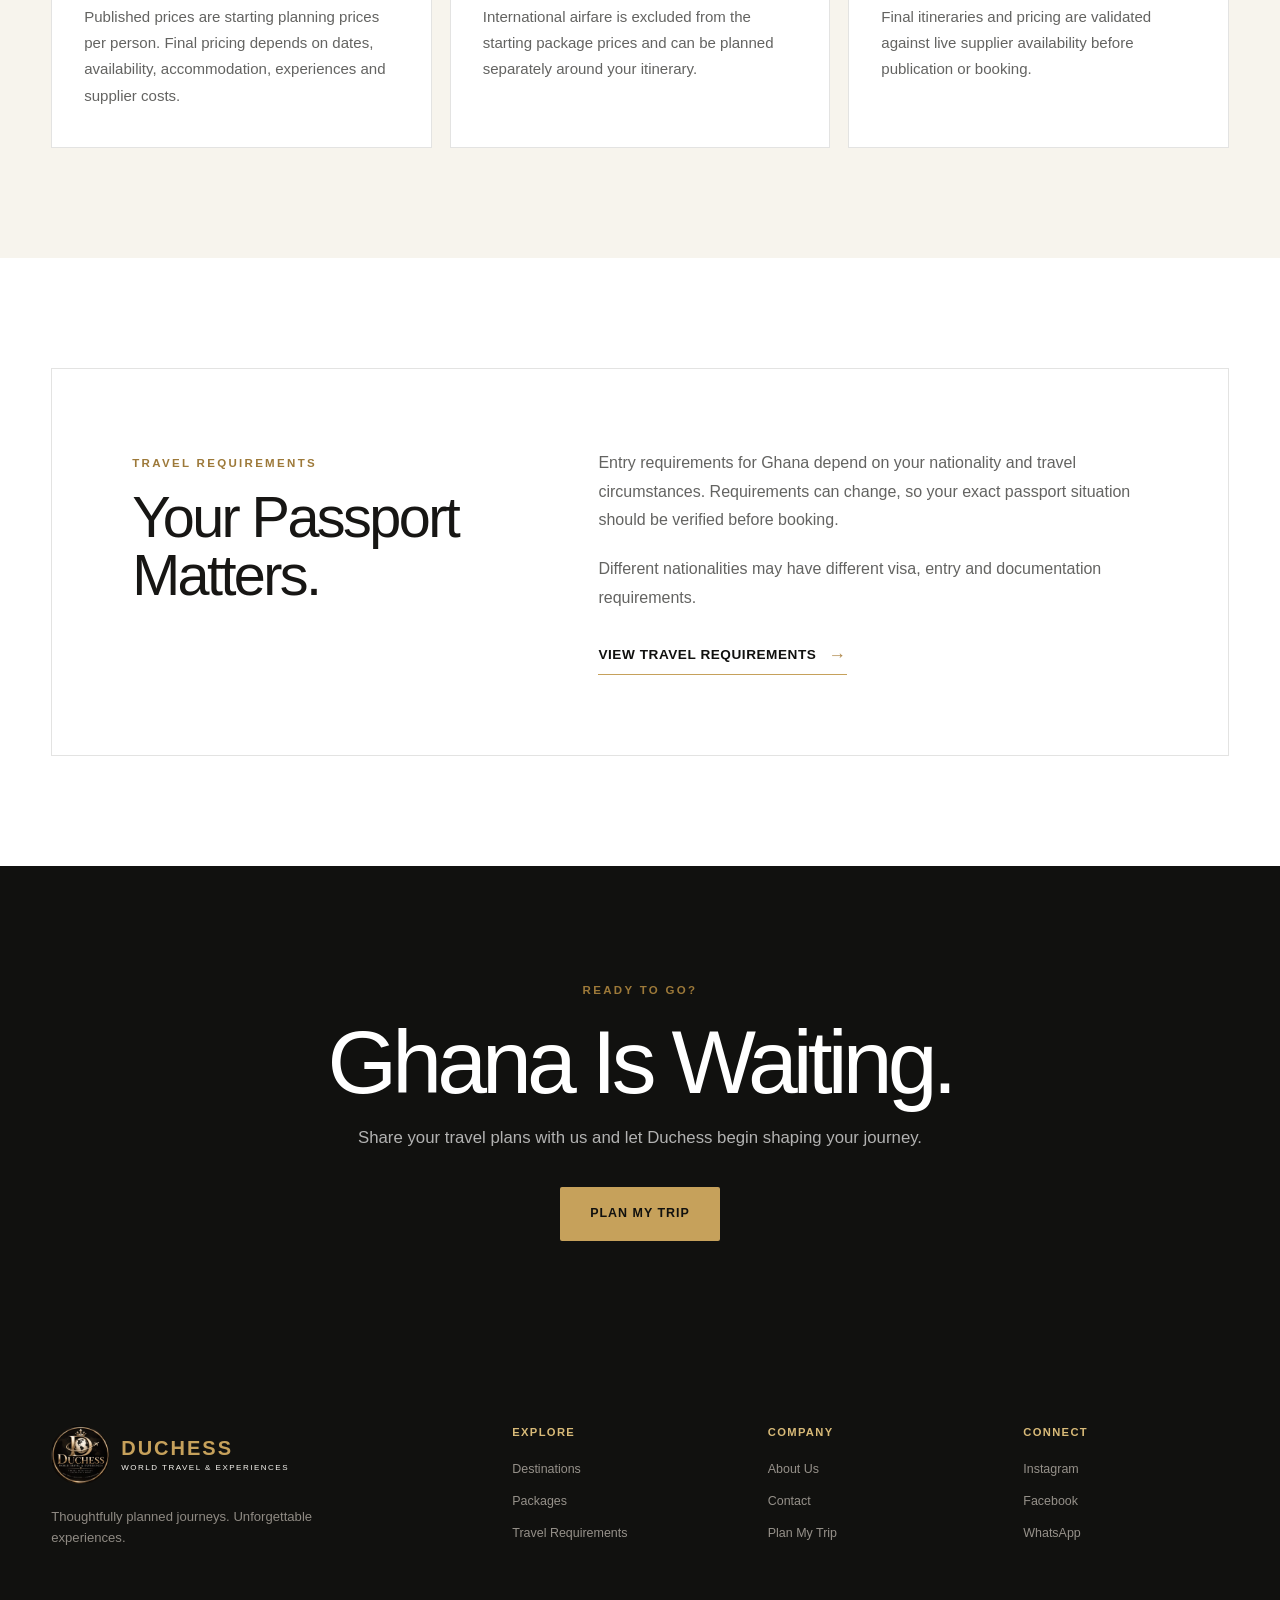
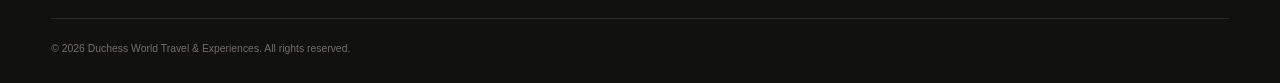
<file: destination-ghana.html>
<!DOCTYPE html>
<html lang="en">
<head>
    <meta charset="UTF-8">
    <meta name="viewport" content="width=device-width, initial-scale=1.0">

    <title>Ghana | Duchess World Travel & Experiences</title>

    <meta
        name="description"
        content="Explore Ghana with Duchess World Travel & Experiences — luxury journeys through Accra, Cape Coast, Elmina and Kakum."
    >

    <link rel="stylesheet" href="css/style.css">
</head>

<body>
<!-- =====================================================
         HEADER / NAVIGATION
    ====================================================== -->

    <header class="site-header">

        <div class="container nav-container">


            <!-- BRAND -->

            <a
                href="index.html"
                class="brand"
            >

                <img
                    src="images/duchess-logo.jpeg"
                    alt="Duchess World Travel & Experiences"
                    class="brand-logo"
                >

                <span class="brand-name">

                    <strong>
                        DUCHESS
                    </strong>

                    <small>
                        WORLD TRAVEL & EXPERIENCES
                    </small>

                </span>

            </a>


            <!-- DESKTOP NAVIGATION -->

            <nav class="main-nav">

                <a href="about.html" >
                    About Us
                </a>

                <a href="index.html">
                    Home
                </a>

                <a href="destinations.html">
                    Destinations
                </a>

                <a
                    href="packages.html"
                    
                >
                    Packages
                </a>

                <a href="requirements.html"
               
                >
                    Travel Requirements
                </a>

                <a href="contact.html"
              
                >
                    Contact
                </a>

            </nav>


            <!-- START PLANNING -->

            <a
                href="request-trip.html"
                class="nav-cta"
            >
                Start Planning
            </a>


            <!-- MOBILE MENU BUTTON -->

            <button
                class="menu-toggle"
                type="button"
                aria-label="Open menu"
                aria-expanded="false"
            >

                <span></span>
                <span></span>
                <span></span>

            </button>


            <!-- MOBILE NAVIGATION -->

            <nav class="mobile-nav">

                <a href="about.html"
                
                >
                    About Us
                </a>

                <a href="index.html">
                    Home
                </a>

                <a href="destinations.html">
                    Destinations
                </a>

                <a
                    href="packages.html"
                    
                >
                    Packages
                </a>

                <a href="requirements.html"
                
                >
                    Travel Requirements
                </a>

                <a href="contact.html"
                
                >
                    Contact
                </a>

                <a
                    href="request-trip.html"
                    class="mobile-nav-cta"
                >
                    Start Planning
                </a>

            </nav>


        </div>

    </header>


    <!-- =========================
         MAIN
    ========================== -->

    <main>


        <!-- =========================
             HERO
        ========================== -->

        <section class="destination-detail-hero ghana-hero">

            <div class="destination-detail-overlay"></div>


            <div class="container destination-detail-hero-content">

                <span class="eyebrow">
                    DUCHESS AFRICA COLLECTION
                </span>


                <h1>
                    Ghana
                </h1>


              


                <div class="destination-hero-meta">

                

                    <span>
                        WEST AFRICA
                    </span>

                </div>

            </div>

        </section>


        <!-- =========================
             INTRO
        ========================== -->

        <section class="section destination-detail-intro">

            <div class="container">

                <div class="destination-detail-intro-grid">


                    <div>

                        <span class="eyebrow">
                            THE GHANA JOURNEY
                        </span>


                        <h2>
                            From Accra<br>
                            to Cape Coast.
                        </h2>

                    </div>


                    <div>

                        <p>
                            Experience Ghana through a carefully curated
                            combination of culture, history, contemporary
                            city life and beautiful coastal landscapes.
                        </p>


                        <p>
                            Begin in vibrant Accra before travelling
                            towards Cape Coast and the Central Region,
                            where historic castles, rainforest and
                            coastal communities create a journey rich
                            in character and discovery.
                        </p>

                    </div>

                </div>

            </div>

        </section>


        <!-- =========================
             SIGNATURE EXPERIENCE
        ========================== -->

        <section class="section destination-experience">

            <div class="container">


                <div class="section-heading centered">

                    <span class="eyebrow">
                        SIGNATURE EXPERIENCE
                    </span>


                    <h2>
                        Ghana, Curated<br>
                        the Duchess Way.
                    </h2>


                    <p>
                        A journey designed around sophisticated city
                        stays, meaningful cultural experiences, coastal
                        heritage and the warmth of Ghanaian hospitality.
                    </p>

                </div>


                <div class="experience-grid">


                    <!-- EXPERIENCE 01 -->

                    <div class="experience-card">

                       


                        <h3>
                            Accra Arrival
                        </h3>


                        <p>
                            Settle into a refined Accra stay and discover
                            the city's distinctive combination of culture,
                            creativity, dining and coastal energy.
                        </p>

                    </div>


                    <!-- EXPERIENCE 02 -->

                    <div class="experience-card">

                       


                        <h3>
                            Cultural Discovery
                        </h3>


                        <p>
                            Explore Ghana's creative and cultural scene
                            through carefully selected local experiences,
                            markets, food and heritage.
                        </p>

                    </div>


                    <!-- EXPERIENCE 03 -->

                    <div class="experience-card">

                        


                        <h3>
                            Cape Coast Heritage
                        </h3>


                        <p>
                            Journey along the coast to explore historic
                            castles, coastal communities and some of
                            Ghana's most significant heritage sites.
                        </p>

                    </div>


                    <!-- EXPERIENCE 04 -->

                    <div class="experience-card">

                       

                        <h3>
                            Kakum National Park
                        </h3>


                        <p>
                            Add a rainforest experience at Kakum with
                            its lush forest setting and famous canopy
                            walkway.
                        </p>

                    </div>

                </div>

            </div>

        </section>


        <!-- =========================
             JOURNEY OPTIONS
        ========================== -->

        <section class="section journey-options">

            <div class="container">


                <div class="section-heading">

                    <span class="eyebrow">
                        CHOOSE YOUR JOURNEY
                    </span>


                    <h2>
                        Three Ways<br>
                        to Experience Ghana.
                    </h2>


                    <p>
                        Choose the pace and depth of experience that
                        best fits your travel plans.
                    </p>

                </div>


                <div class="journey-options-grid">


                    <!-- =====================
                         WEEKEND ESCAPE
                    ====================== -->

                    <article class="journey-option-card">

                        <div class="journey-option-top">

                            <span class="journey-option-number">
                                01
                            </span>


                            <span class="eyebrow">
                                4 DAYS / 3 NIGHTS
                            </span>

                        </div>


                        <h3>
                            Duchess Weekend Escape
                        </h3>


                        <p>
                            A polished short escape built around
                            Accra's culture, lifestyle and coastal
                            experiences for travellers looking for
                            a shorter luxury getaway.
                        </p>


                        <div class="journey-price">

                            <span>
                                Individual from
                            </span>


                            <strong>
                                $3,800
                            </strong>


                            <span>
                                Group from $3,100
                            </span>

                        </div>


                        <a
                            href="request-trip.html"
                            class="btn btn-secondary"
                        >
                            Request This Journey
                        </a>

                    </article>


                    <!-- =====================
                         SIGNATURE JOURNEY
                    ====================== -->

                    <article class="journey-option-card featured">

                        <div class="journey-option-top">

                            <span class="journey-option-number">
                                02
                            </span>


                            <span class="eyebrow">
                                5 DAYS / 4 NIGHTS
                            </span>

                        </div>


                        <h3>
                            Duchess Signature Journey
                        </h3>


                        <p>
                            A balanced introduction to Ghana combining
                            Accra, cultural discovery, Cape Coast heritage
                            and elevated accommodation.
                        </p>


                        <div class="journey-price">

                            <span>
                                Individual from
                            </span>


                            <strong>
                                $4,700
                            </strong>


                            <span>
                                Group from $3,850
                            </span>

                        </div>


                        <a
                            href="request-trip.html"
                            class="btn btn-primary"
                        >
                            Request This Journey
                        </a>

                    </article>


                    <!-- =====================
                         LUXURY JOURNEY
                    ====================== -->

                    <article class="journey-option-card">

                        <div class="journey-option-top">

                            <span class="journey-option-number">
                                03
                            </span>


                            <span class="eyebrow">
                                8 DAYS / 7 NIGHTS
                            </span>

                        </div>


                        <h3>
                            Duchess Luxury Journey
                        </h3>


                        <p>
                            The fullest Ghana experience, combining
                            premium stays, deeper cultural immersion,
                            heritage touring and private experiences.
                        </p>


                        <div class="journey-price">

                            <span>
                                Individual from
                            </span>


                            <strong>
                                $6,900
                            </strong>


                            <span>
                                Group from $5,650
                            </span>

                        </div>


                        <a
                            href="request-trip.html"
                            class="btn btn-secondary"
                        >
                            Request This Journey
                        </a>

                    </article>

                </div>

            </div>

        </section>


        <!-- =========================
             HIGHLIGHTS
        ========================== -->

        <section class="section destination-highlights">

            <div class="container">

                <div class="destination-highlights-grid">


                    <div>

                        <span class="eyebrow">
                            VISUAL HIGHLIGHTS
                        </span>


                        <h2>
                            The Places<br>
                            You'll Remember.
                        </h2>

                    </div>


                    <div class="highlight-list">


                        <!-- HIGHLIGHT 01 -->

                        <div class="highlight-item">

                            <span>
                                01
                            </span>


                            <div>

                                <h3>
                                    Accra
                                </h3>


                                <p>
                                    A lively capital filled with culture,
                                    contemporary dining, creative spaces,
                                    history and Atlantic coastal energy.
                                </p>

                            </div>

                        </div>


                        <!-- HIGHLIGHT 02 -->

                        <div class="highlight-item">

                            <span>
                                02
                            </span>


                            <div>

                                <h3>
                                    Cape Coast
                                </h3>


                                <p>
                                    A historic coastal city surrounded by
                                    castles, heritage sites, beaches and
                                    meaningful cultural experiences.
                                </p>

                            </div>

                        </div>


                        <!-- HIGHLIGHT 03 -->

                        <div class="highlight-item">

                            <span>
                                03
                            </span>


                            <div>

                                <h3>
                                    Kakum National Park
                                </h3>


                                <p>
                                    A lush rainforest experience featuring
                                    one of Ghana's most distinctive canopy
                                    walkway adventures.
                                </p>

                            </div>

                        </div>

                    </div>

                </div>

            </div>

        </section>


        <!-- =========================
             BEST SEASON
        ========================== -->

        <section class="section destination-season">

            <div class="container">

                <div class="destination-season-inner">


                    <div>

                        <span class="eyebrow">
                            WHEN TO GO
                        </span>


                        <h2>
                            The Right Season<br>
                            for Your Journey.
                        </h2>

                    </div>


                    <div>

                        <p>
                            Ghana can be experienced throughout much
                            of the year, with coastal, cultural and
                            city experiences offering different
                            possibilities across the seasons.
                        </p>


                        <p>
                            <strong>December to March</strong> can be
                            particularly appealing for travellers
                            looking for a popular period for combining
                            Accra, coastal experiences and cultural
                            discovery.
                        </p>

                    </div>

                </div>

            </div>

        </section>


        <!-- =========================
             PLANNING & PRICING
        ========================== -->

        <section class="section destination-planning">

            <div class="container">


                <div class="section-heading centered">

                    <span class="eyebrow">
                        PLANNING YOUR JOURNEY
                    </span>


                    <h2>
                        Your Ghana Journey<br>
                        Starts With a Conversation.
                    </h2>


                    <p>
                        Tell us what you're looking for and our team
                        will help shape the right Ghana experience
                        around your travel plans.
                    </p>

                </div>


                <div class="planning-info-grid">


                    <!-- PRICING -->

                    <div class="planning-info-card">

                        <span class="eyebrow">
                            PRICING
                        </span>


                        <h3>
                            Starting Prices
                        </h3>


                        <p>
                            Published prices are starting planning
                            prices per person. Final pricing depends
                            on dates, availability, accommodation,
                            experiences and supplier costs.
                        </p>

                    </div>


                    <!-- AIRFARE -->

                    <div class="planning-info-card">

                        <span class="eyebrow">
                            AIRFARE
                        </span>


                        <h3>
                            International Flights
                        </h3>


                        <p>
                            International airfare is excluded from
                            the starting package prices and can be
                            planned separately around your itinerary.
                        </p>

                    </div>


                    <!-- BOOKING -->

                    <div class="planning-info-card">

                        <span class="eyebrow">
                            BOOKING
                        </span>


                        <h3>
                            Live Availability
                        </h3>


                        <p>
                            Final itineraries and pricing are validated
                            against live supplier availability before
                            publication or booking.
                        </p>

                    </div>

                </div>

            </div>

        </section>


        <!-- =========================
             VISA SNAPSHOT
        ========================== -->

        <section class="section visa-snapshot">

            <div class="container">

                <div class="visa-snapshot-inner">


                    <div>

                        <span class="eyebrow">
                            TRAVEL REQUIREMENTS
                        </span>


                        <h2>
                            Your Passport<br>
                            Matters.
                        </h2>

                    </div>


                    <div>

                        <p>
                            Entry requirements for Ghana depend on
                            your nationality and travel circumstances.
                            Requirements can change, so your exact
                            passport situation should be verified
                            before booking.
                        </p>


                        <p>
                            Different nationalities may have different
                            visa, entry and documentation requirements.
                        </p>


                        <a
                            href="requirements.html"
                            class="text-link"
                        >
                            View Travel Requirements
                            <span>→</span>
                        </a>

                    </div>

                </div>

            </div>

        </section>


        <!-- =========================
             FINAL CTA
        ========================== -->

        <section class="destination-final-cta section">

            <div class="container">

                <div class="destination-final-cta-inner">

                    <span class="eyebrow">
                        READY TO GO?
                    </span>


                    <h2>
                        Ghana Is Waiting.
                    </h2>


                    <p>
                        Share your travel plans with us and let
                        Duchess begin shaping your journey.
                    </p>


                    <a
                        href="request-trip.html"
                        class="btn btn-primary"
                    >
                        Plan My Trip
                    </a>

                </div>

            </div>

        </section>

    </main>


    <!-- =========================
         FOOTER
    ========================== -->

    <footer class="site-footer">

        <div class="container footer-grid">


            <div class="footer-brand">

                <a href="index.html" class="brand">

                    <img
                        src="images/duchess-logo.jpeg"
                        alt="Duchess World Travel & Experiences"
                        class="brand-logo"
                    >


                    <span class="brand-name">

                        <strong>
                            DUCHESS
                        </strong>


                        <small>
                            WORLD TRAVEL & EXPERIENCES
                        </small>

                    </span>

                </a>


                <p>
                    Thoughtfully planned journeys.
                    Unforgettable experiences.
                </p>

            </div>


            <div class="footer-column">

                <h4>
                    Explore
                </h4>


                <a href="destinations.html">
                    Destinations
                </a>


                <a href="packages.html">
                    Packages
                </a>


                <a href="requirements.html">
                    Travel Requirements
                </a>

            </div>


            <div class="footer-column">

                <h4>
                    Company
                </h4>


                <a href="about.html">
                    About Us
                </a>


                <a href="contact.html">
                    Contact
                </a>


                <a href="request-trip.html">
                    Plan My Trip
                </a>

            </div>


            <div class="footer-column">

                <h4>
                    Connect
                </h4>


                <a href="#">
                    Instagram
                </a>


                <a href="#">
                    Facebook
                </a>


                <a href="#">
                    WhatsApp
                </a>

            </div>

        </div>


        <div class="container footer-bottom">

            <p>
                © 2026 Duchess World Travel & Experiences.
                All rights reserved.
            </p>

        </div>

    </footer>


    <!-- =========================
         JAVASCRIPT
    ========================== -->

    <script src="js/main.js"></script>

</body>
</html>
</file>
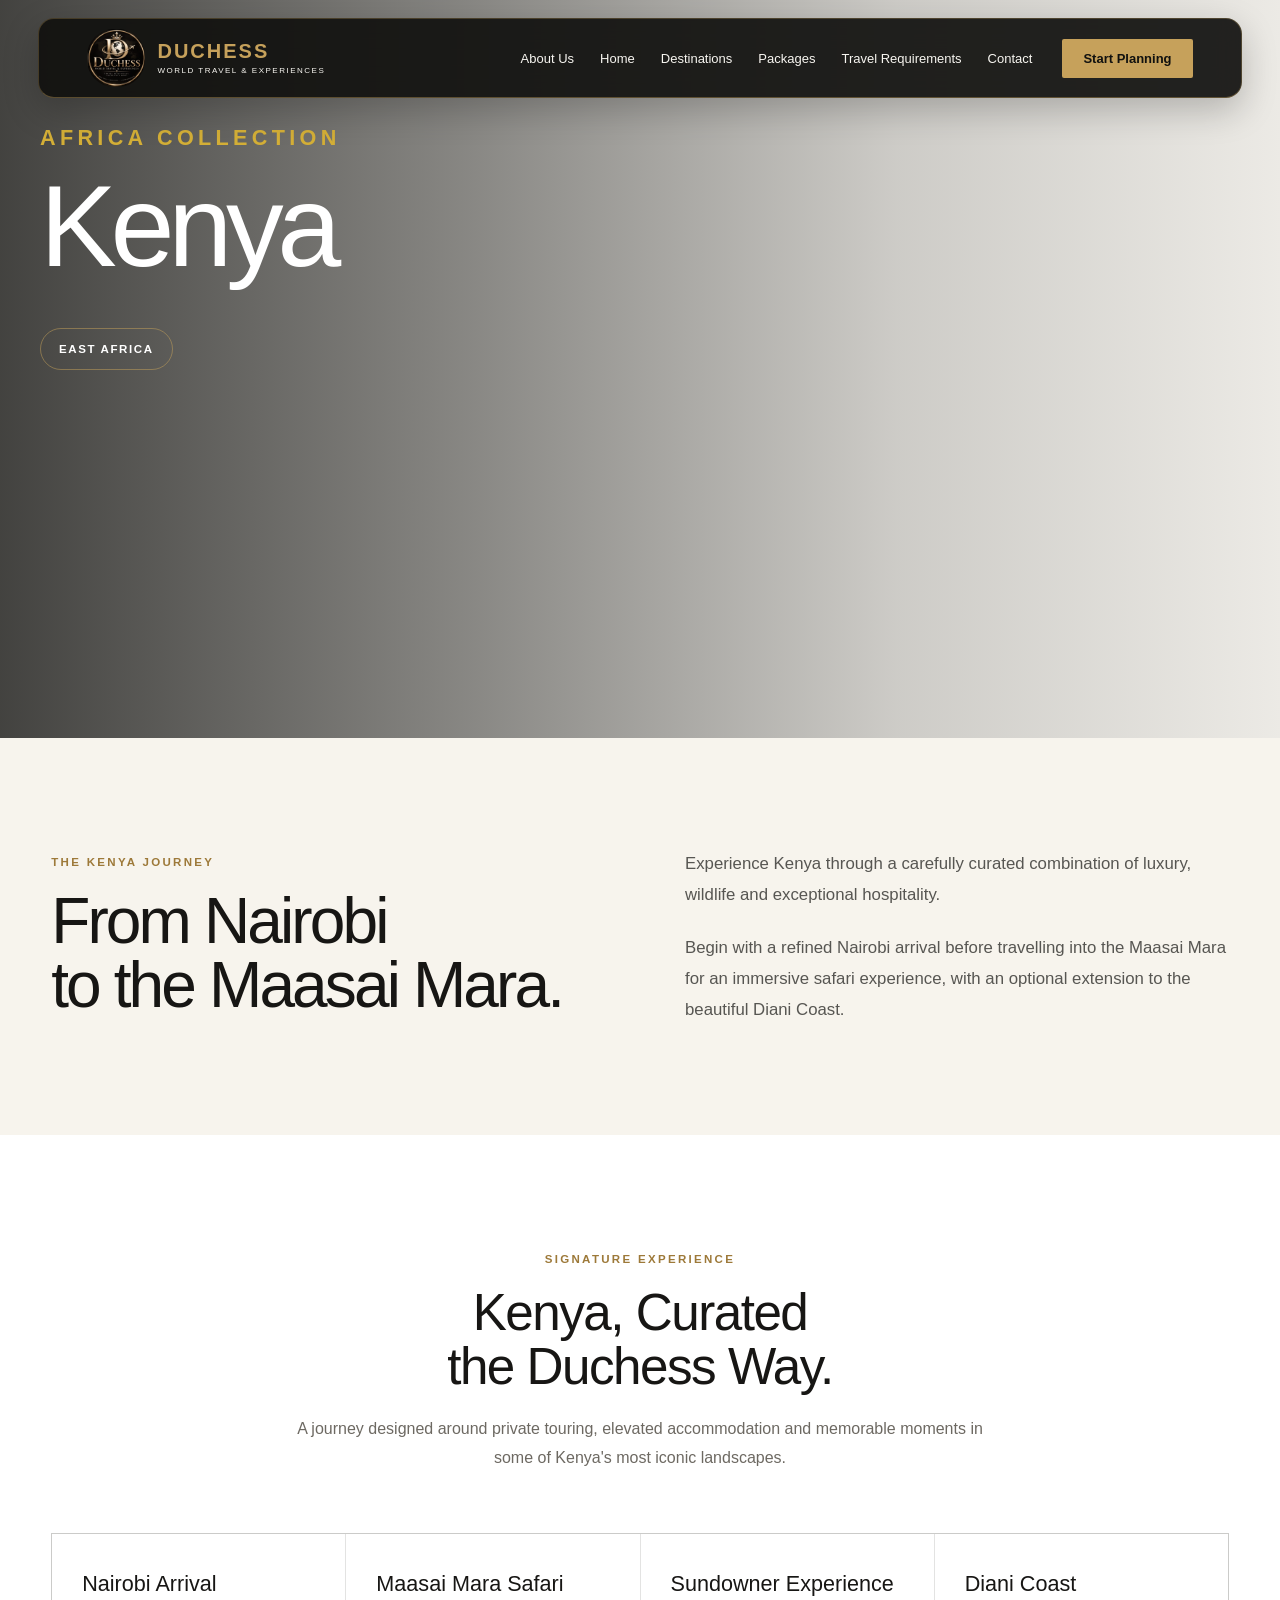
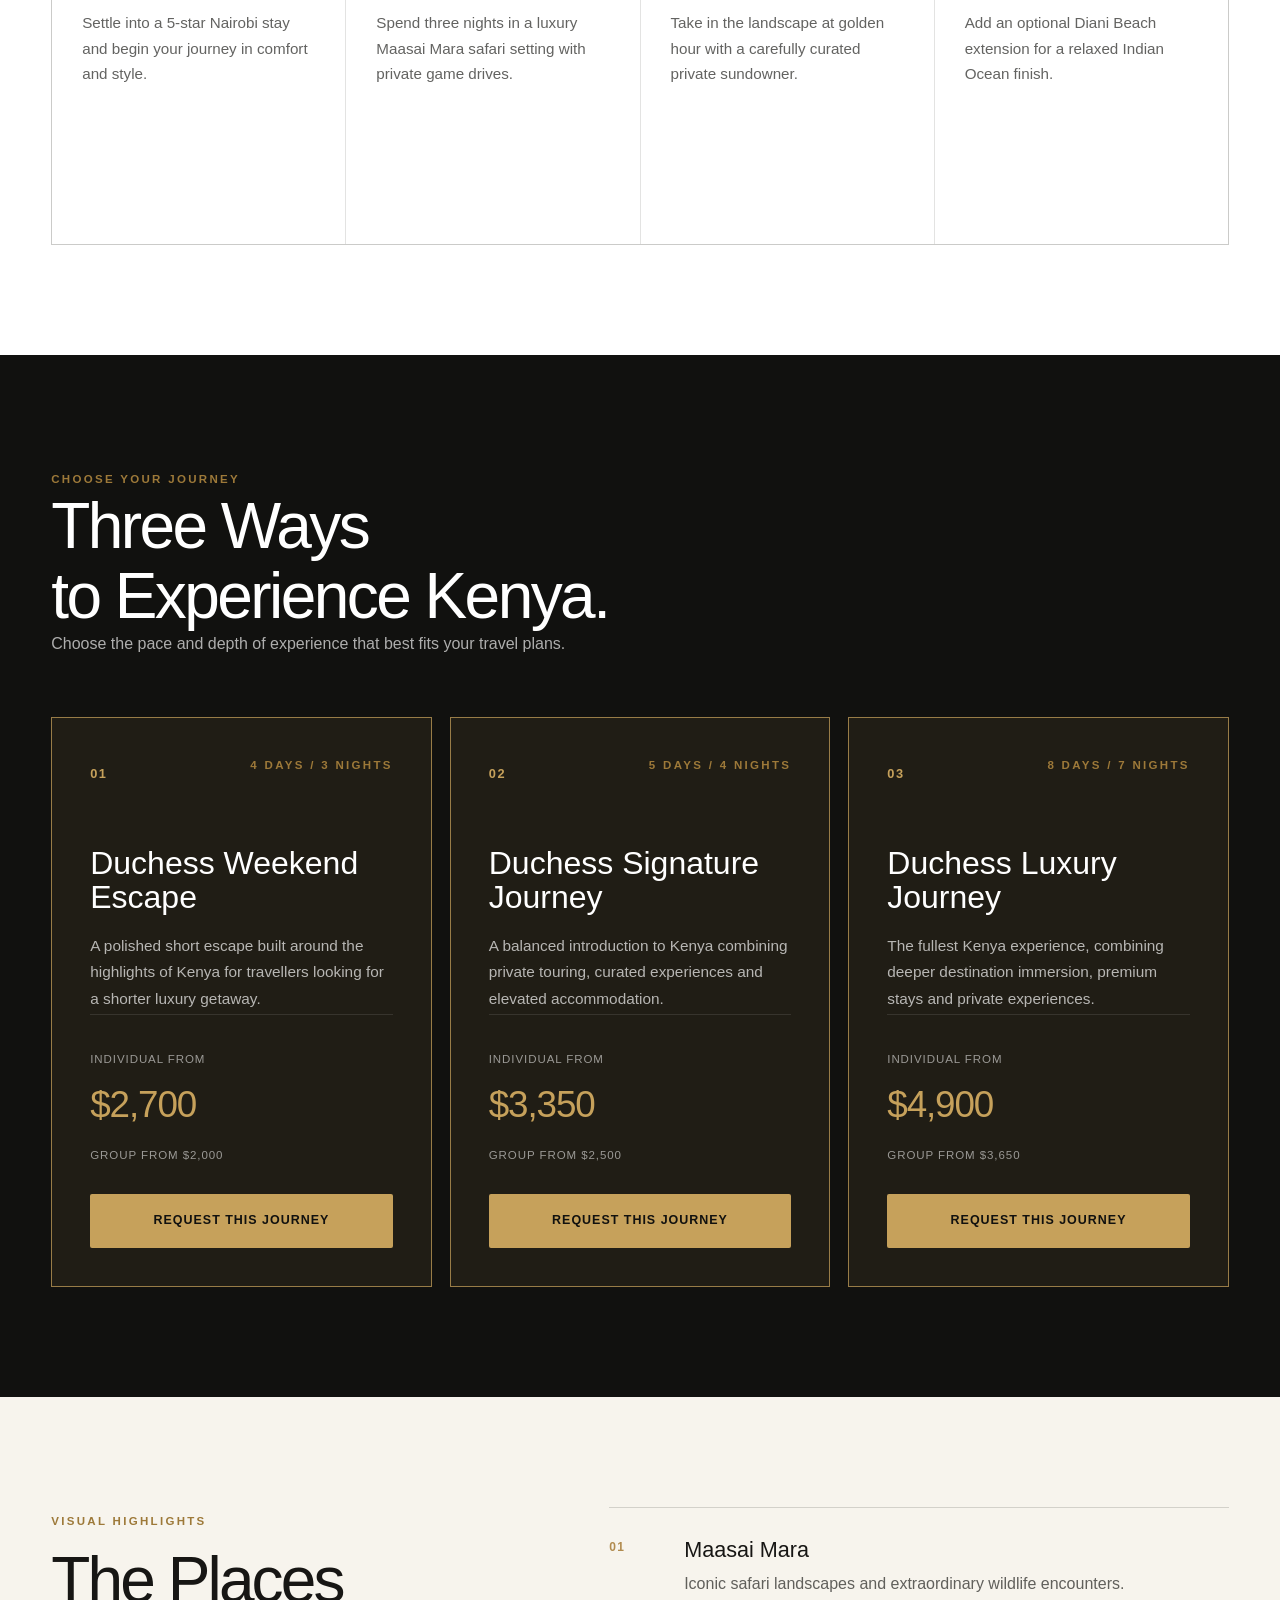
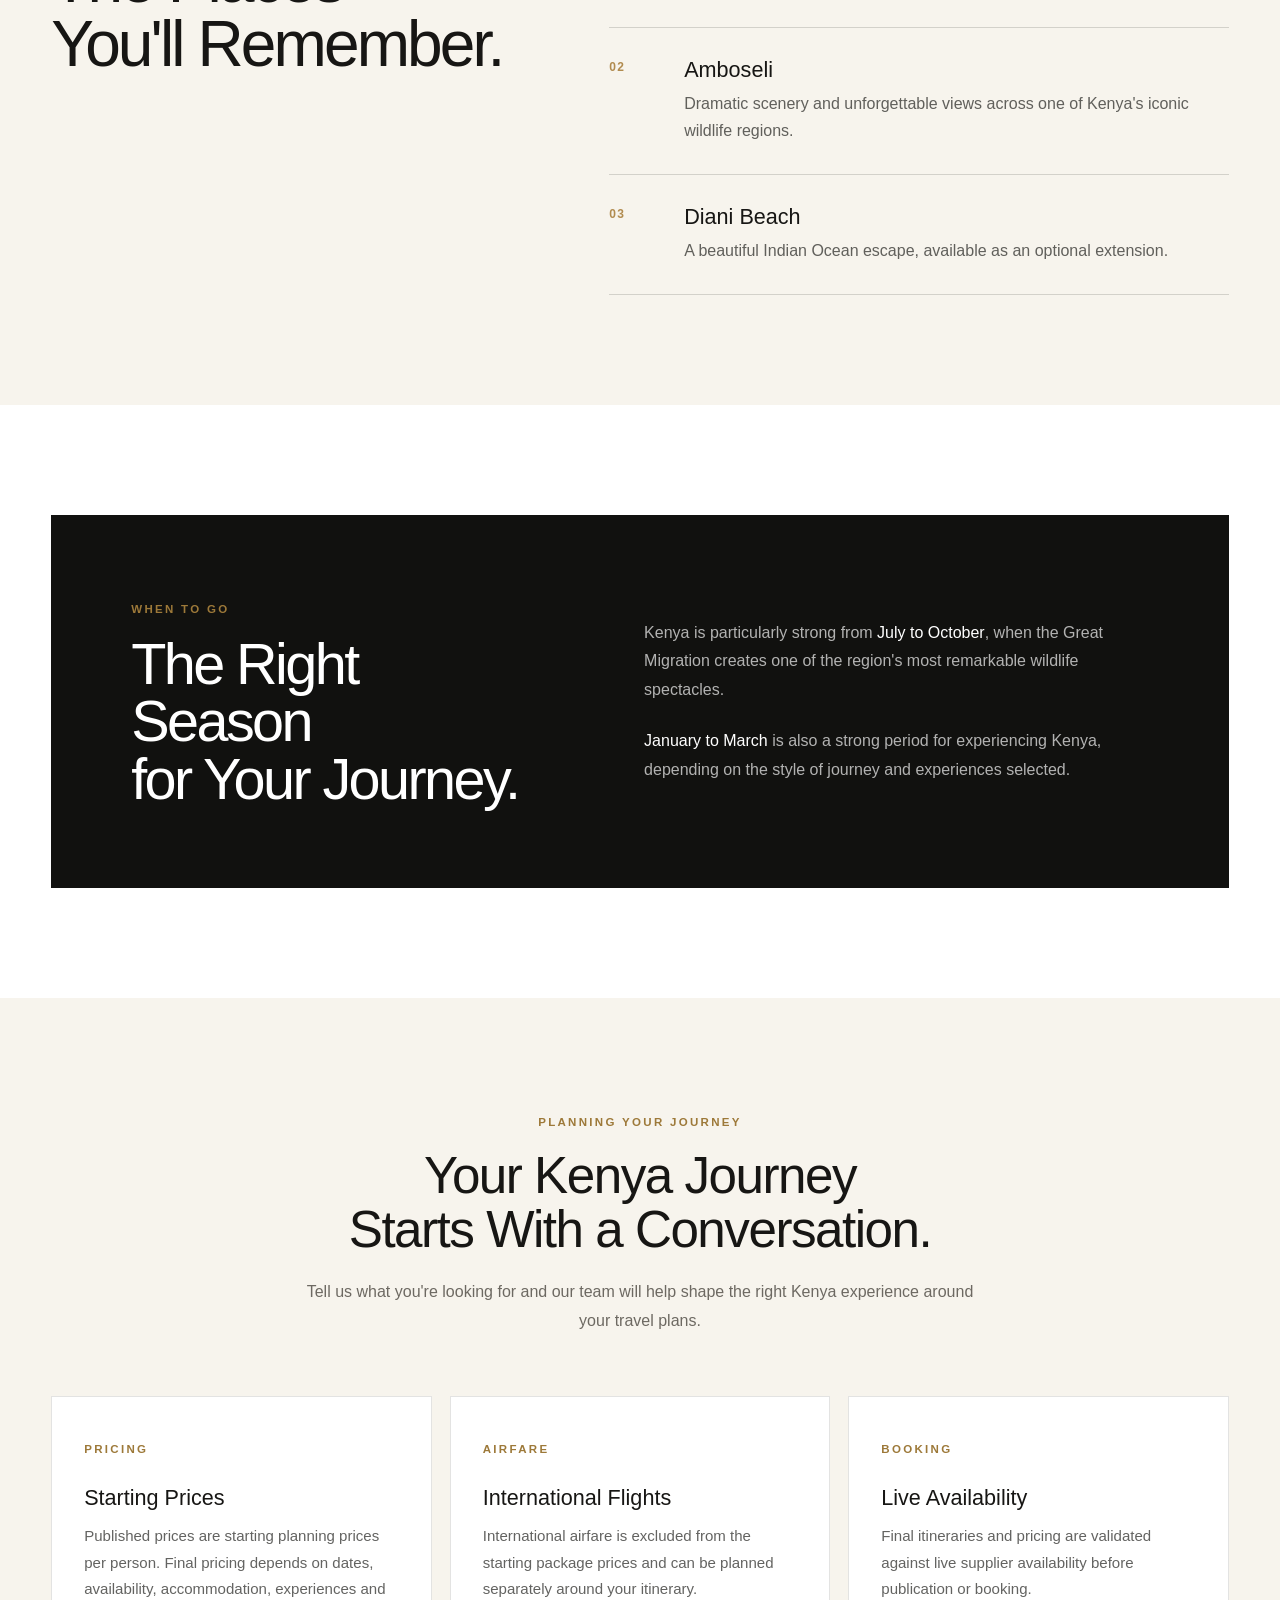
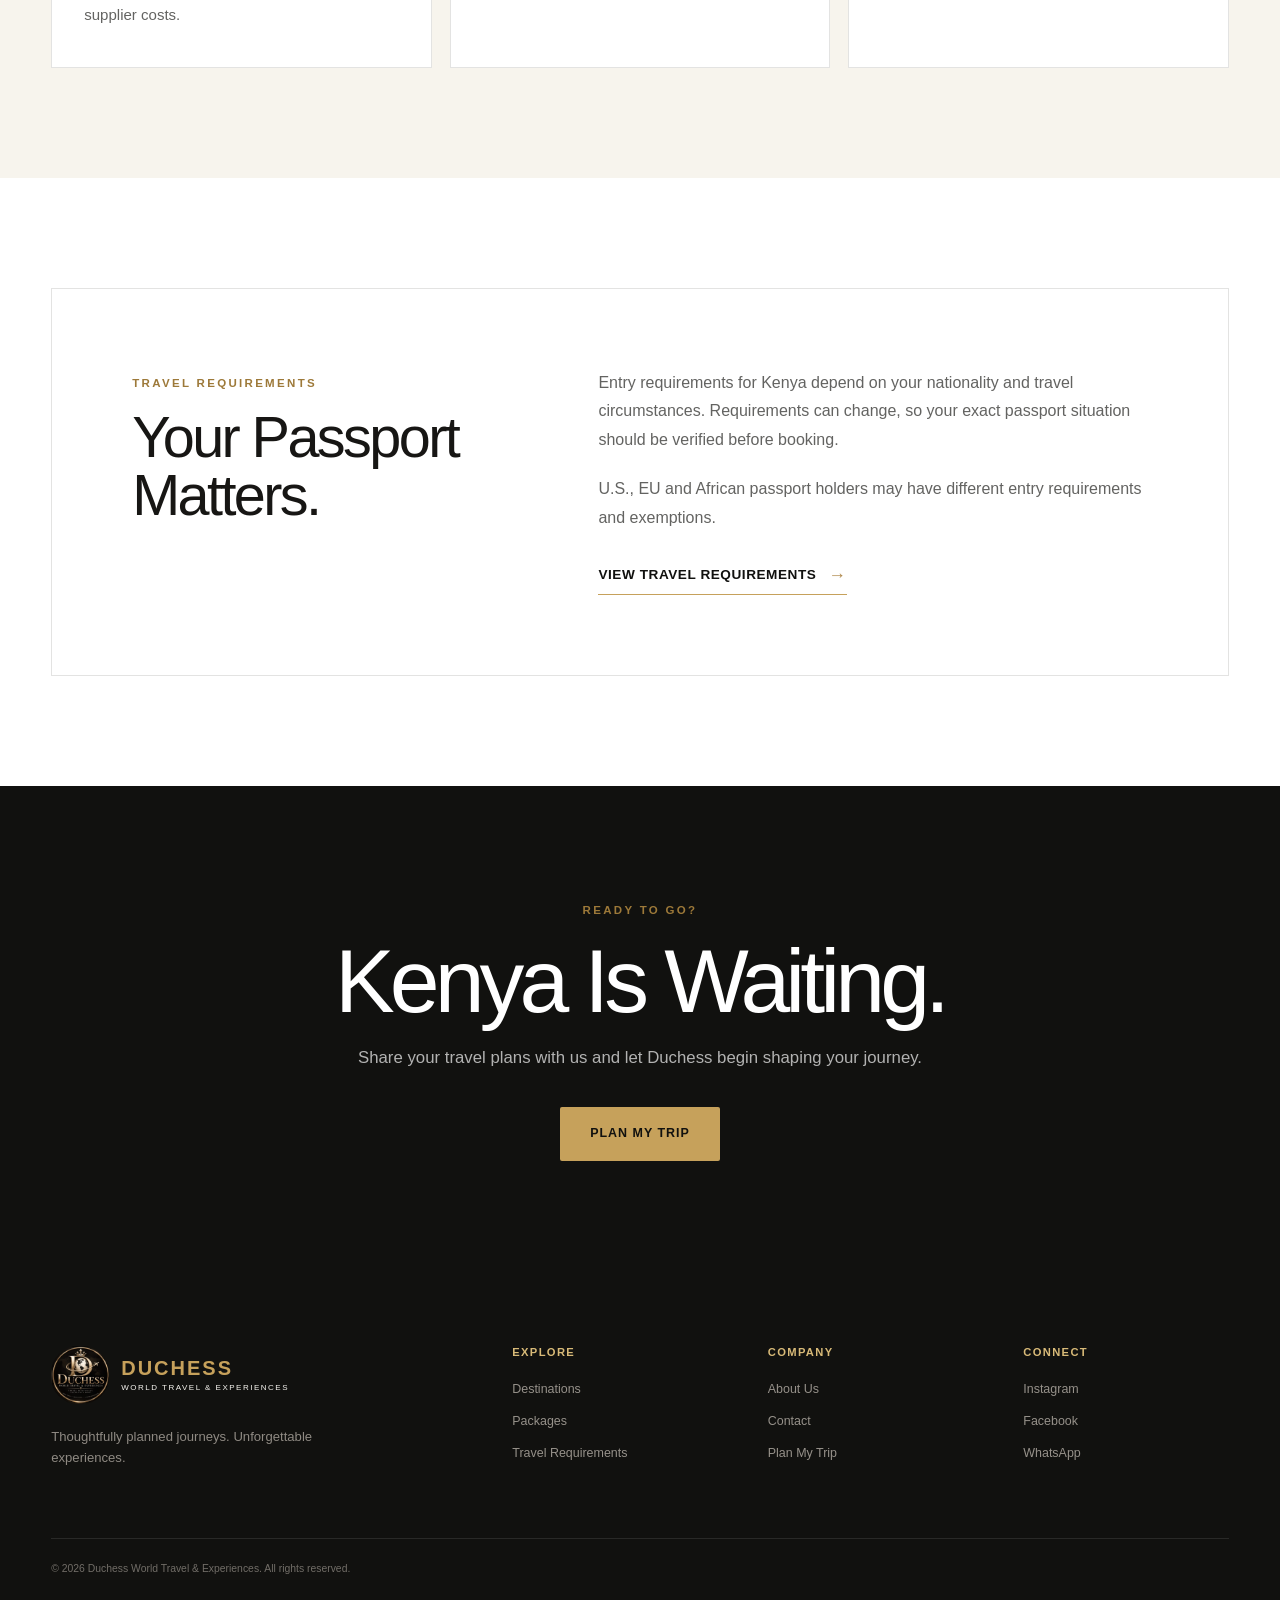
<file: destination-kenya.html>
<!DOCTYPE html>
<html lang="en">
<head>
    <meta charset="UTF-8">
    <meta name="viewport" content="width=device-width, initial-scale=1.0">

    <title>Kenya | Duchess World Travel & Experiences</title>

    <meta
        name="description"
        content="Explore Kenya with Duchess World Travel & Experiences — luxury safari journeys through Nairobi, Maasai Mara and the optional Diani Coast."
    >

    <link rel="stylesheet" href="css/style.css">
</head>

<body>

   <!-- =====================================================
         HEADER / NAVIGATION
    ====================================================== -->

    <header class="site-header">

        <div class="container nav-container">


            <!-- BRAND -->

            <a
                href="index.html"
                class="brand"
            >

                <img
                    src="images/duchess-logo.jpeg"
                    alt="Duchess World Travel & Experiences"
                    class="brand-logo"
                >

                <span class="brand-name">

                    <strong>
                        DUCHESS
                    </strong>

                    <small>
                        WORLD TRAVEL & EXPERIENCES
                    </small>

                </span>

            </a>


            <!-- DESKTOP NAVIGATION -->

            <nav class="main-nav">

                <a href="about.html" >
                    About Us
                </a>

                <a href="index.html">
                    Home
                </a>

                <a href="destinations.html">
                    Destinations
                </a>

                <a
                    href="packages.html"
                    
                >
                    Packages
                </a>

                <a href="requirements.html"
               
                >
                    Travel Requirements
                </a>

                <a href="contact.html"
              
                >
                    Contact
                </a>

            </nav>


            <!-- START PLANNING -->

            <a
                href="request-trip.html"
                class="nav-cta"
            >
                Start Planning
            </a>


            <!-- MOBILE MENU BUTTON -->

            <button
                class="menu-toggle"
                type="button"
                aria-label="Open menu"
                aria-expanded="false"
            >

                <span></span>
                <span></span>
                <span></span>

            </button>


            <!-- MOBILE NAVIGATION -->

            <nav class="mobile-nav">

                <a href="about.html"
                
                >
                    About Us
                </a>

                <a href="index.html">
                    Home
                </a>

                <a href="destinations.html">
                    Destinations
                </a>

                <a
                    href="packages.html"
                    
                >
                    Packages
                </a>

                <a href="requirements.html"
                
                >
                    Travel Requirements
                </a>

                <a href="contact.html"
                
                >
                    Contact
                </a>

                <a
                    href="request-trip.html"
                    class="mobile-nav-cta"
                >
                    Start Planning
                </a>

            </nav>


        </div>

    </header>




    <!-- =========================
         HERO
    ========================== -->

    <main>

        <section class="destination-detail-hero kenya-hero">

            <div class="destination-detail-overlay"></div>

            <div class="container destination-detail-hero-content">

                <p class="eyebrow">AFRICA COLLECTION</p>
                <h1>
                    Kenya
                </h1>

                <div class="destination-hero-meta">

                   

                    <span>
                        EAST AFRICA
                    </span>

                </div>

            </div>

        </section>


        <!-- =========================
             INTRO
        ========================== -->

        <section class="section destination-detail-intro">

            <div class="container">

                <div class="destination-detail-intro-grid">

                    <div>

                        <span class="eyebrow">
                            THE KENYA JOURNEY
                        </span>

                        <h2>
                            From Nairobi<br>
                            to the Maasai Mara.
                        </h2>

                    </div>

                    <div>

                        <p>
                            Experience Kenya through a carefully curated
                            combination of luxury, wildlife and exceptional
                            hospitality.
                        </p>

                        <p>
                            Begin with a refined Nairobi arrival before
                            travelling into the Maasai Mara for an immersive
                            safari experience, with an optional extension
                            to the beautiful Diani Coast.
                        </p>

                    </div>

                </div>

            </div>

        </section>


        <!-- =========================
             SIGNATURE EXPERIENCE
        ========================== -->

        <section class="section destination-experience">

            <div class="container">

                <div class="section-heading centered">

                    <span class="eyebrow">
                        SIGNATURE EXPERIENCE
                    </span>

                    <h2>
                        Kenya, Curated<br>
                        the Duchess Way.
                    </h2>

                    <p>
                        A journey designed around private touring,
                        elevated accommodation and memorable moments
                        in some of Kenya's most iconic landscapes.
                    </p>

                </div>


                <div class="experience-grid">

                    <div class="experience-card">

                      

                        <h3>
                            Nairobi Arrival
                        </h3>

                        <p>
                            Settle into a 5-star Nairobi stay and begin
                            your journey in comfort and style.
                        </p>

                    </div>


                    <div class="experience-card">

                     

                        <h3>
                            Maasai Mara Safari
                        </h3>

                        <p>
                            Spend three nights in a luxury Maasai Mara
                            safari setting with private game drives.
                        </p>

                    </div>


                    <div class="experience-card">

                      

                        <h3>
                            Sundowner Experience
                        </h3>

                        <p>
                            Take in the landscape at golden hour with
                            a carefully curated private sundowner.
                        </p>

                    </div>


                    <div class="experience-card">

                      

                        <h3>
                            Diani Coast
                        </h3>

                        <p>
                            Add an optional Diani Beach extension for
                            a relaxed Indian Ocean finish.
                        </p>

                    </div>

                </div>

            </div>

        </section>


        <!-- =========================
             JOURNEY OPTIONS
        ========================== -->

        <section class="section journey-options">

            <div class="container">

                <div class="section-heading">

                    <span class="eyebrow">
                        CHOOSE YOUR JOURNEY
                    </span>

                    <h2>
                        Three Ways<br>
                        to Experience Kenya.
                    </h2>

                    <p>
                        Choose the pace and depth of experience that
                        best fits your travel plans.
                    </p>

                </div>


                <div class="journey-options-grid">


                    <!-- WEEKEND -->
                
                    <article class="journey-option-card featured">
                
                        <div class="journey-option-top">
                
                            <span class="journey-option-number">
                                01
                            </span>
                
                            <span class="eyebrow">
                                4 DAYS / 3 NIGHTS
                            </span>
                
                        </div>
                
                        <h3>
                            Duchess Weekend Escape
                        </h3>
                
                        <p>
                            A polished short escape built around the
                            highlights of Kenya for travellers looking
                            for a shorter luxury getaway.
                        </p>
                
                        <div class="journey-price">
                
                            <span>
                                Individual from
                            </span>
                
                            <strong>
                                $2,700
                            </strong>
                
                            <span>
                                Group from $2,000
                            </span>
                
                        </div>
                
                        <a
                            href="request-trip.html"
                            class="btn btn-primary"
                        >
                            Request This Journey
                        </a>
                
                    </article>
                
                
                    <!-- SIGNATURE -->
                
                    <article class="journey-option-card featured">
                
                        <div class="journey-option-top">
                
                            <span class="journey-option-number">
                                02
                            </span>
                
                            <span class="eyebrow">
                                5 DAYS / 4 NIGHTS
                            </span>
                
                        </div>
                
                        <h3>
                            Duchess Signature Journey
                        </h3>
                
                        <p>
                            A balanced introduction to Kenya combining
                            private touring, curated experiences and
                            elevated accommodation.
                        </p>
                
                        <div class="journey-price">
                
                            <span>
                                Individual from
                            </span>
                
                            <strong>
                                $3,350
                            </strong>
                
                            <span>
                                Group from $2,500
                            </span>
                
                        </div>
                
                        <a
                            href="request-trip.html"
                            class="btn btn-primary"
                        >
                            Request This Journey
                        </a>
                
                    </article>
                
                
                    <!-- LUXURY -->
                
                    <article class="journey-option-card featured">
                
                        <div class="journey-option-top">
                
                            <span class="journey-option-number">
                                03
                            </span>
                
                            <span class="eyebrow">
                                8 DAYS / 7 NIGHTS
                            </span>
                
                        </div>
                
                        <h3>
                            Duchess Luxury Journey
                        </h3>
                
                        <p>
                            The fullest Kenya experience, combining
                            deeper destination immersion, premium stays
                            and private experiences.
                        </p>
                
                        <div class="journey-price">
                
                            <span>
                                Individual from
                            </span>
                
                            <strong>
                                $4,900
                            </strong>
                
                            <span>
                                Group from $3,650
                            </span>
                
                        </div>
                
                        <a
                            href="request-trip.html"
                            class="btn btn-primary"
                        >
                            Request This Journey
                        </a>
                
                    </article>
                
                </div>

        </section>


        <!-- =========================
             HIGHLIGHTS
        ========================== -->

        <section class="section destination-highlights">

            <div class="container">

                <div class="destination-highlights-grid">

                    <div>

                        <span class="eyebrow">
                            VISUAL HIGHLIGHTS
                        </span>

                        <h2>
                            The Places<br>
                            You'll Remember.
                        </h2>

                    </div>


                    <div class="highlight-list">

                        <div class="highlight-item">

                            <span>
                                01
                            </span>

                            <div>
                                <h3>
                                    Maasai Mara
                                </h3>

                                <p>
                                    Iconic safari landscapes and
                                    extraordinary wildlife encounters.
                                </p>
                            </div>

                        </div>


                        <div class="highlight-item">

                            <span>
                                02
                            </span>

                            <div>
                                <h3>
                                    Amboseli
                                </h3>

                                <p>
                                    Dramatic scenery and unforgettable
                                    views across one of Kenya's iconic
                                    wildlife regions.
                                </p>
                            </div>

                        </div>


                        <div class="highlight-item">

                            <span>
                                03
                            </span>

                            <div>
                                <h3>
                                    Diani Beach
                                </h3>

                                <p>
                                    A beautiful Indian Ocean escape,
                                    available as an optional extension.
                                </p>
                            </div>

                        </div>

                    </div>

                </div>

            </div>

        </section>


        <!-- =========================
             BEST SEASON
        ========================== -->

        <section class="section destination-season">

            <div class="container">

                <div class="destination-season-inner">

                    <div>

                        <span class="eyebrow">
                            WHEN TO GO
                        </span>

                        <h2>
                            The Right Season<br>
                            for Your Journey.
                        </h2>

                    </div>

                    <div>

                        <p>
                            Kenya is particularly strong from
                            <strong>July to October</strong>, when
                            the Great Migration creates one of the
                            region's most remarkable wildlife spectacles.
                        </p>

                        <p>
                            <strong>January to March</strong> is also
                            a strong period for experiencing Kenya,
                            depending on the style of journey and
                            experiences selected.
                        </p>

                    </div>

                </div>

            </div>

        </section>


        <!-- =========================
             PLANNING & PRICING
        ========================== -->

        <section class="section destination-planning">

            <div class="container">

                <div class="section-heading centered">

                    <span class="eyebrow">
                        PLANNING YOUR JOURNEY
                    </span>

                    <h2>
                        Your Kenya Journey<br>
                        Starts With a Conversation.
                    </h2>

                    <p>
                        Tell us what you're looking for and our team
                        will help shape the right Kenya experience
                        around your travel plans.
                    </p>

                </div>


                <div class="planning-info-grid">

                    <div class="planning-info-card">

                        <span class="eyebrow">
                            PRICING
                        </span>

                        <h3>
                            Starting Prices
                        </h3>

                        <p>
                            Published prices are starting planning
                            prices per person. Final pricing depends
                            on dates, availability, accommodation,
                            experiences and supplier costs.
                        </p>

                    </div>


                    <div class="planning-info-card">

                        <span class="eyebrow">
                            AIRFARE
                        </span>

                        <h3>
                            International Flights
                        </h3>

                        <p>
                            International airfare is excluded from
                            the starting package prices and can be
                            planned separately around your itinerary.
                        </p>

                    </div>


                    <div class="planning-info-card">

                        <span class="eyebrow">
                            BOOKING
                        </span>

                        <h3>
                            Live Availability
                        </h3>

                        <p>
                            Final itineraries and pricing are validated
                            against live supplier availability before
                            publication or booking.
                        </p>

                    </div>

                </div>

            </div>

        </section>


        <!-- =========================
             VISA SNAPSHOT
        ========================== -->

        <section class="section visa-snapshot">

            <div class="container">

                <div class="visa-snapshot-inner">

                    <div>

                        <span class="eyebrow">
                            TRAVEL REQUIREMENTS
                        </span>

                        <h2>
                            Your Passport<br>
                            Matters.
                        </h2>

                    </div>

                    <div>

                        <p>
                            Entry requirements for Kenya depend on
                            your nationality and travel circumstances.
                            Requirements can change, so your exact
                            passport situation should be verified
                            before booking.
                        </p>

                        <p>
                            U.S., EU and African passport holders may
                            have different entry requirements and
                            exemptions.
                        </p>

                        <a
                            href="requirements.html"
                            class="text-link"
                        >
                            View Travel Requirements
                            <span>→</span>
                        </a>

                    </div>

                </div>

            </div>

        </section>


        <!-- =========================
             FINAL CTA
        ========================== -->

        <section class="destination-final-cta section">

            <div class="container">

                <div class="destination-final-cta-inner">

                    <span class="eyebrow">
                        READY TO GO?
                    </span>

                    <h2>
                        Kenya Is Waiting.
                    </h2>

                    <p>
                        Share your travel plans with us and let
                        Duchess begin shaping your journey.
                    </p>

                    <a
                        href="request-trip.html"
                        class="btn btn-primary"
                    >
                        Plan My Trip
                    </a>

                </div>

            </div>

        </section>

    </main>


    <!-- =========================
         FOOTER
    ========================== -->

    <footer class="site-footer">

        <div class="container footer-grid">

            <div class="footer-brand">

                <a href="index.html" class="brand">

                    <img
                        src="images/duchess-logo.jpeg"
                        alt="Duchess World Travel & Experiences"
                        class="brand-logo"
                    >

                    <span class="brand-name">

                        <strong>
                            DUCHESS
                        </strong>

                        <small>
                            WORLD TRAVEL & EXPERIENCES
                        </small>

                    </span>

                </a>

                <p>
                    Thoughtfully planned journeys.
                    Unforgettable experiences.
                </p>

            </div>


            <div class="footer-column">

                <h4>
                    Explore
                </h4>

                <a href="destinations.html">
                    Destinations
                </a>

                <a href="packages.html">
                    Packages
                </a>

                <a href="requirements.html">
                    Travel Requirements
                </a>

            </div>


            <div class="footer-column">

                <h4>
                    Company
                </h4>

                <a href="about.html">
                    About Us
                </a>

                <a href="contact.html">
                    Contact
                </a>

                <a href="request-trip.html">
                    Plan My Trip
                </a>

            </div>


            <div class="footer-column">

                <h4>
                    Connect
                </h4>

                <a href="#">
                    Instagram
                </a>

                <a href="#">
                    Facebook
                </a>

                <a href="#">
                    WhatsApp
                </a>

            </div>

        </div>


        <div class="container footer-bottom">

            <p>
                © 2026 Duchess World Travel & Experiences.
                All rights reserved.
            </p>

        </div>

    </footer>


    <!-- =========================
         JAVASCRIPT
    ========================== -->

    <script src="js/main.js"></script>

</body>
</html>
</file>
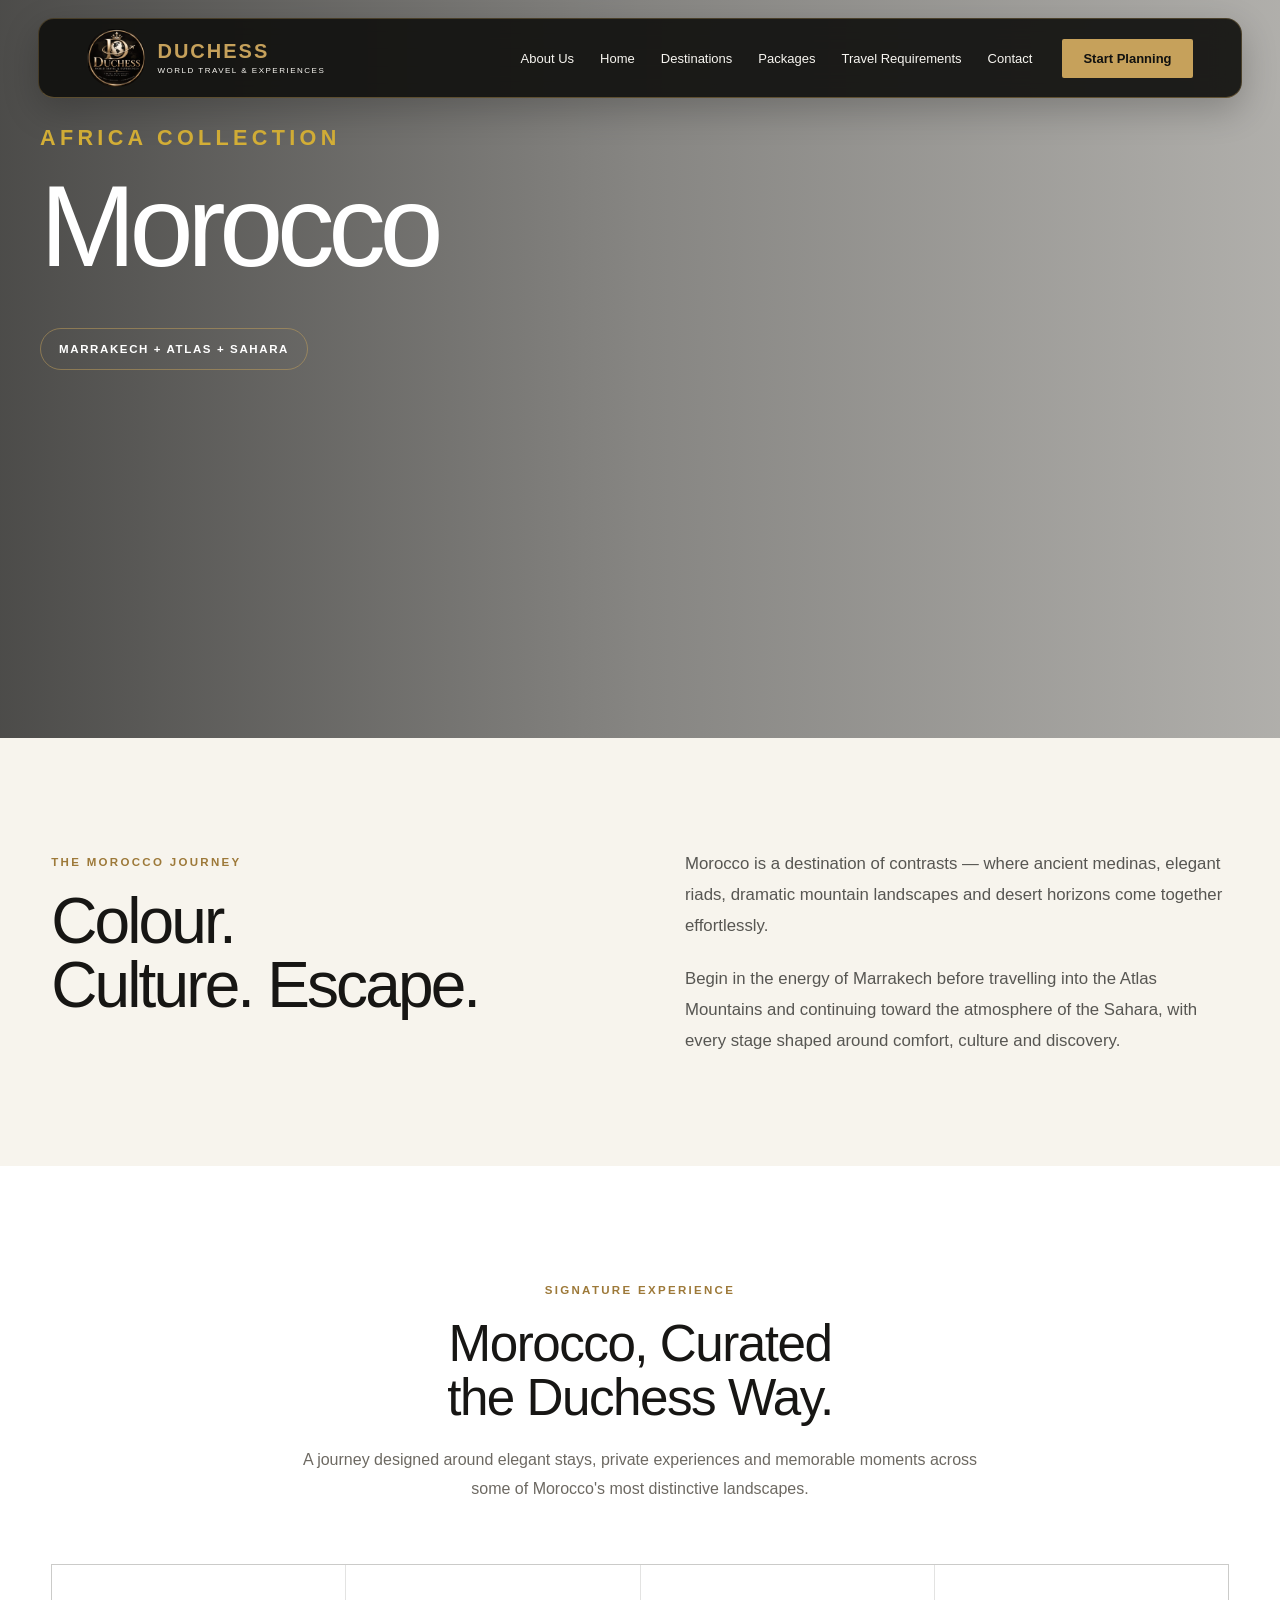
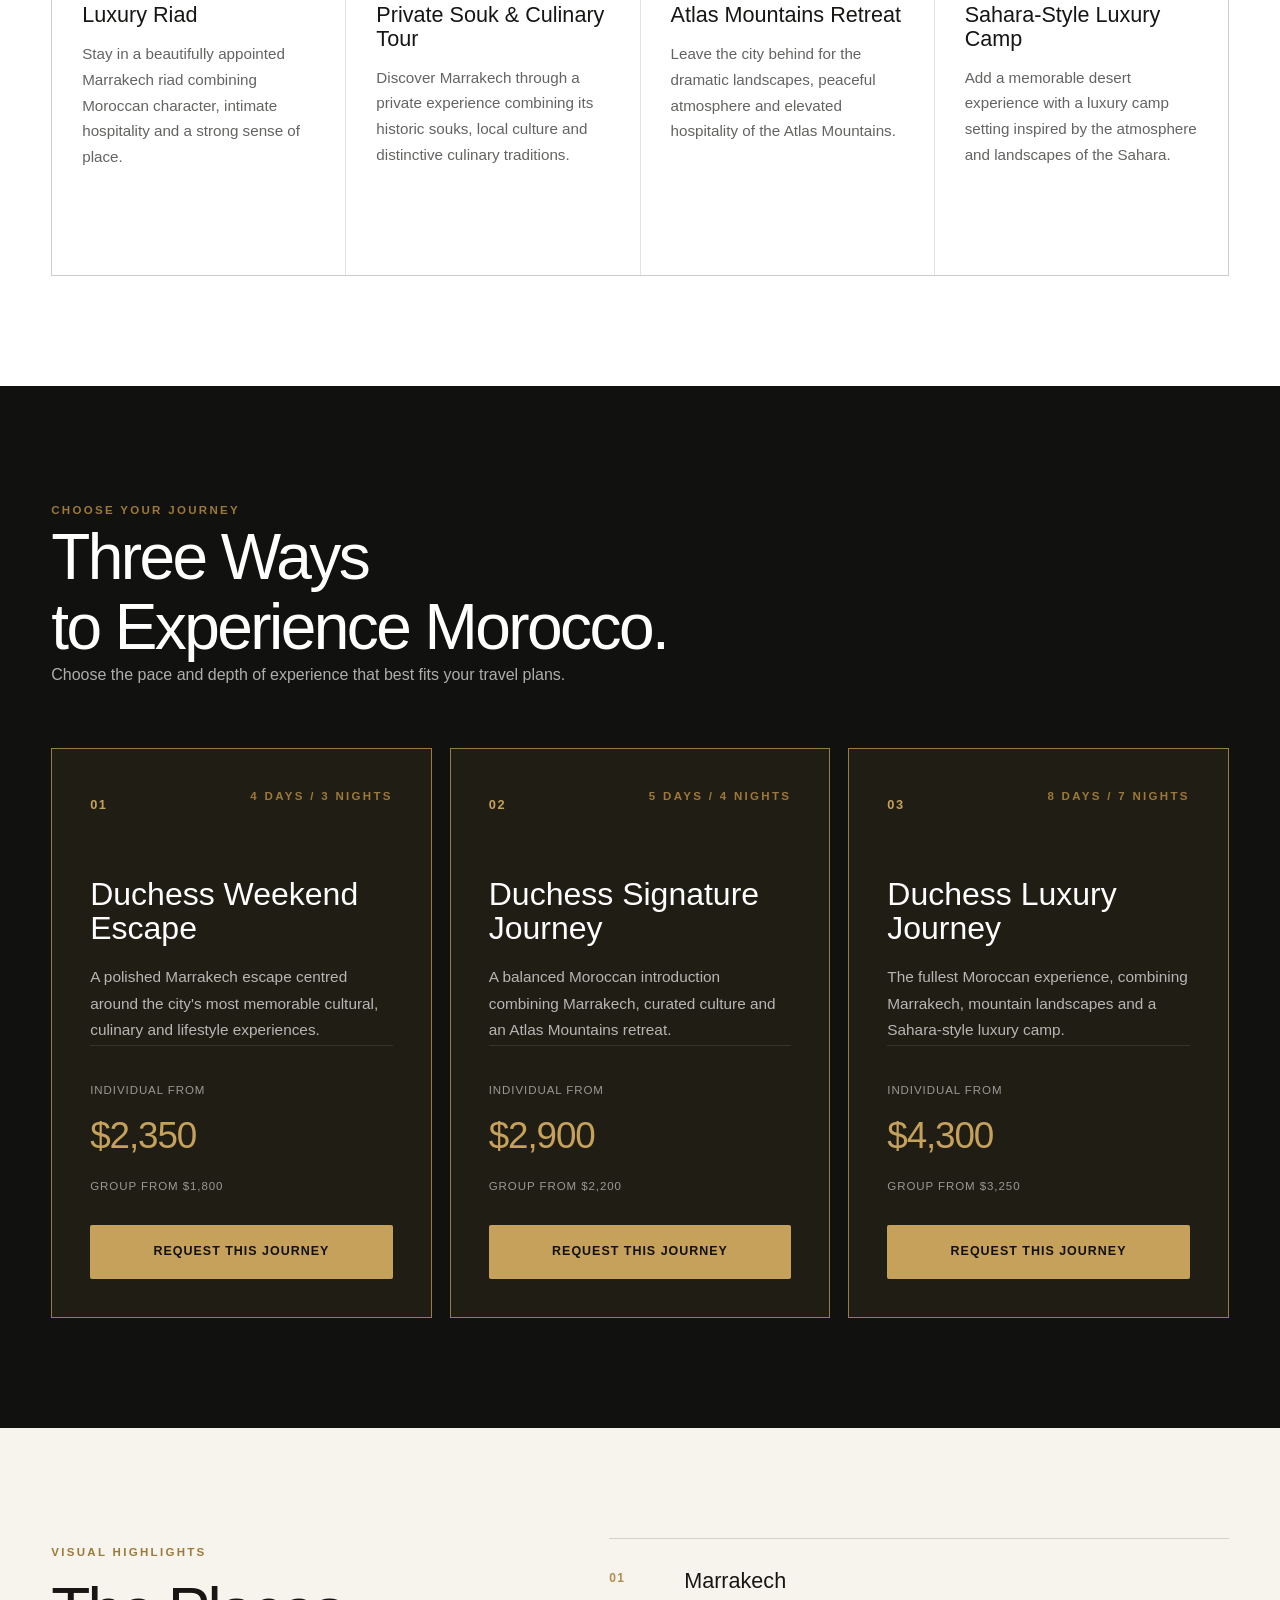
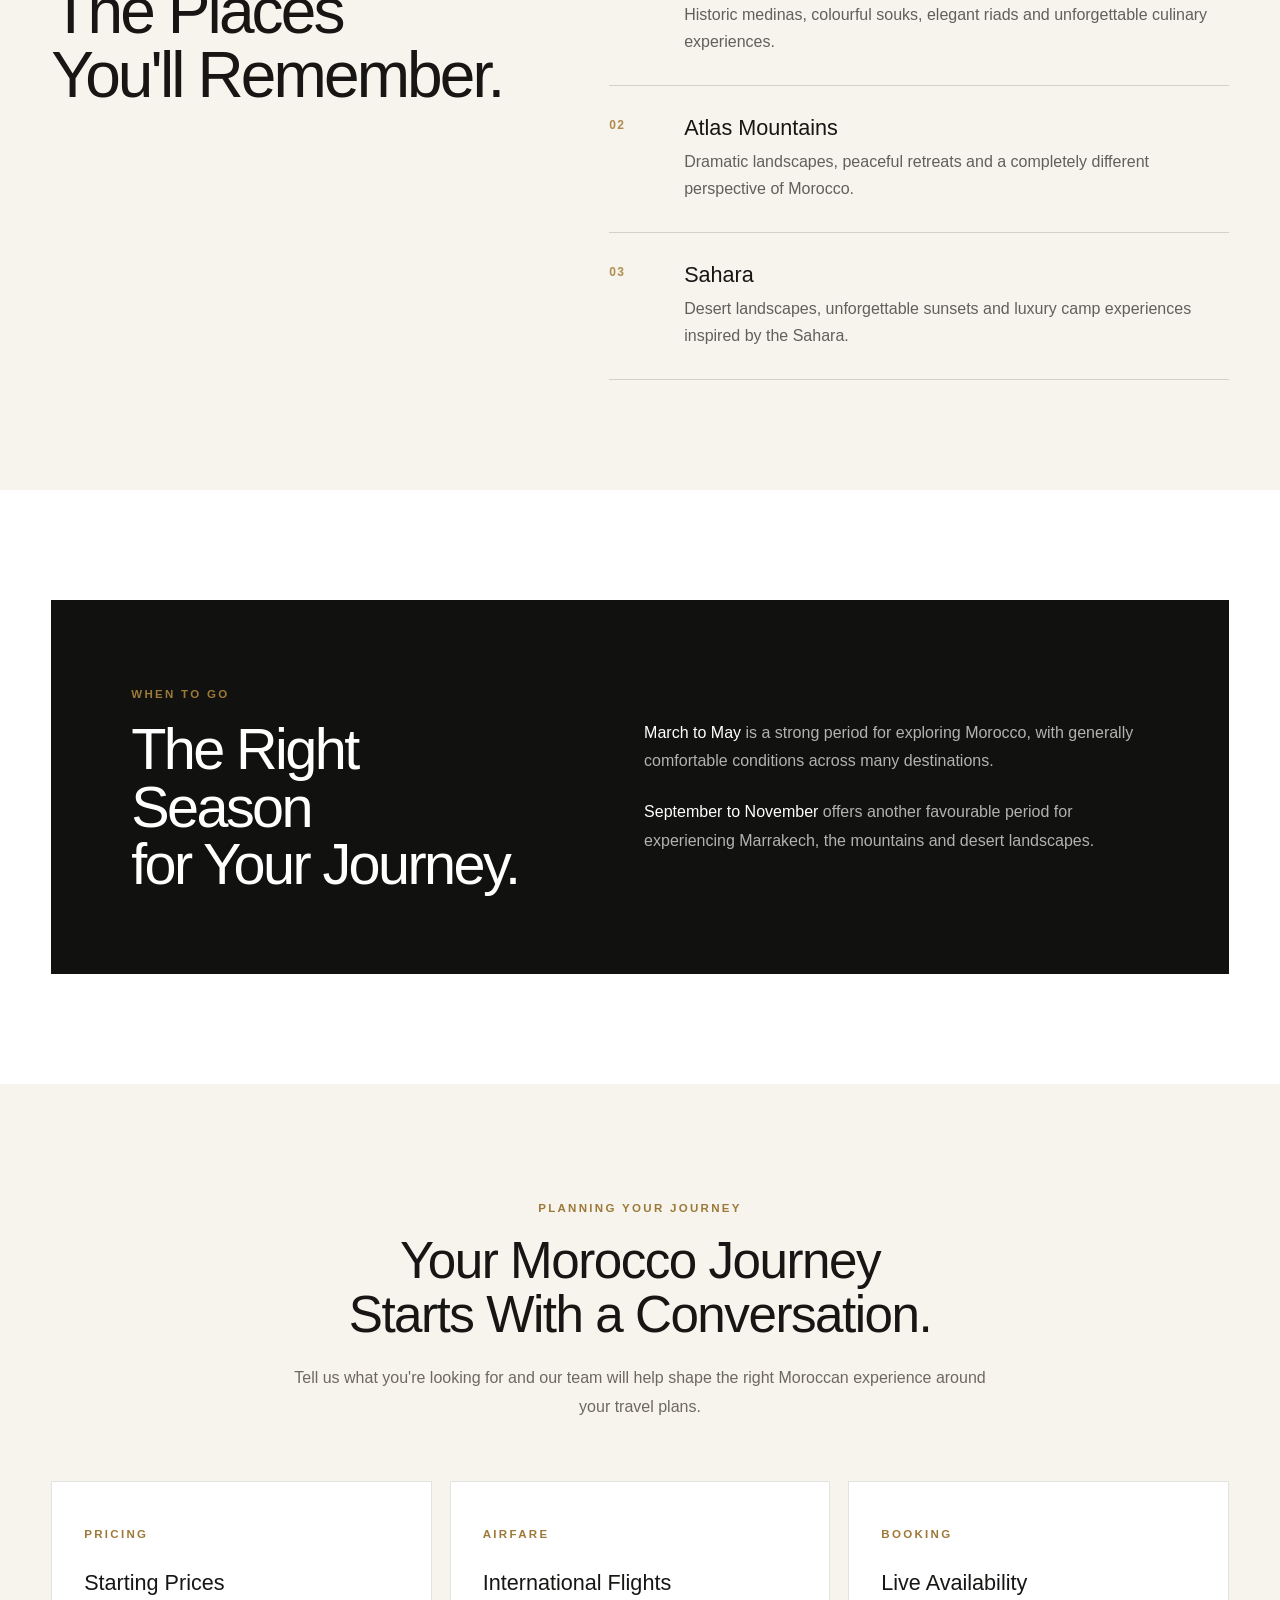
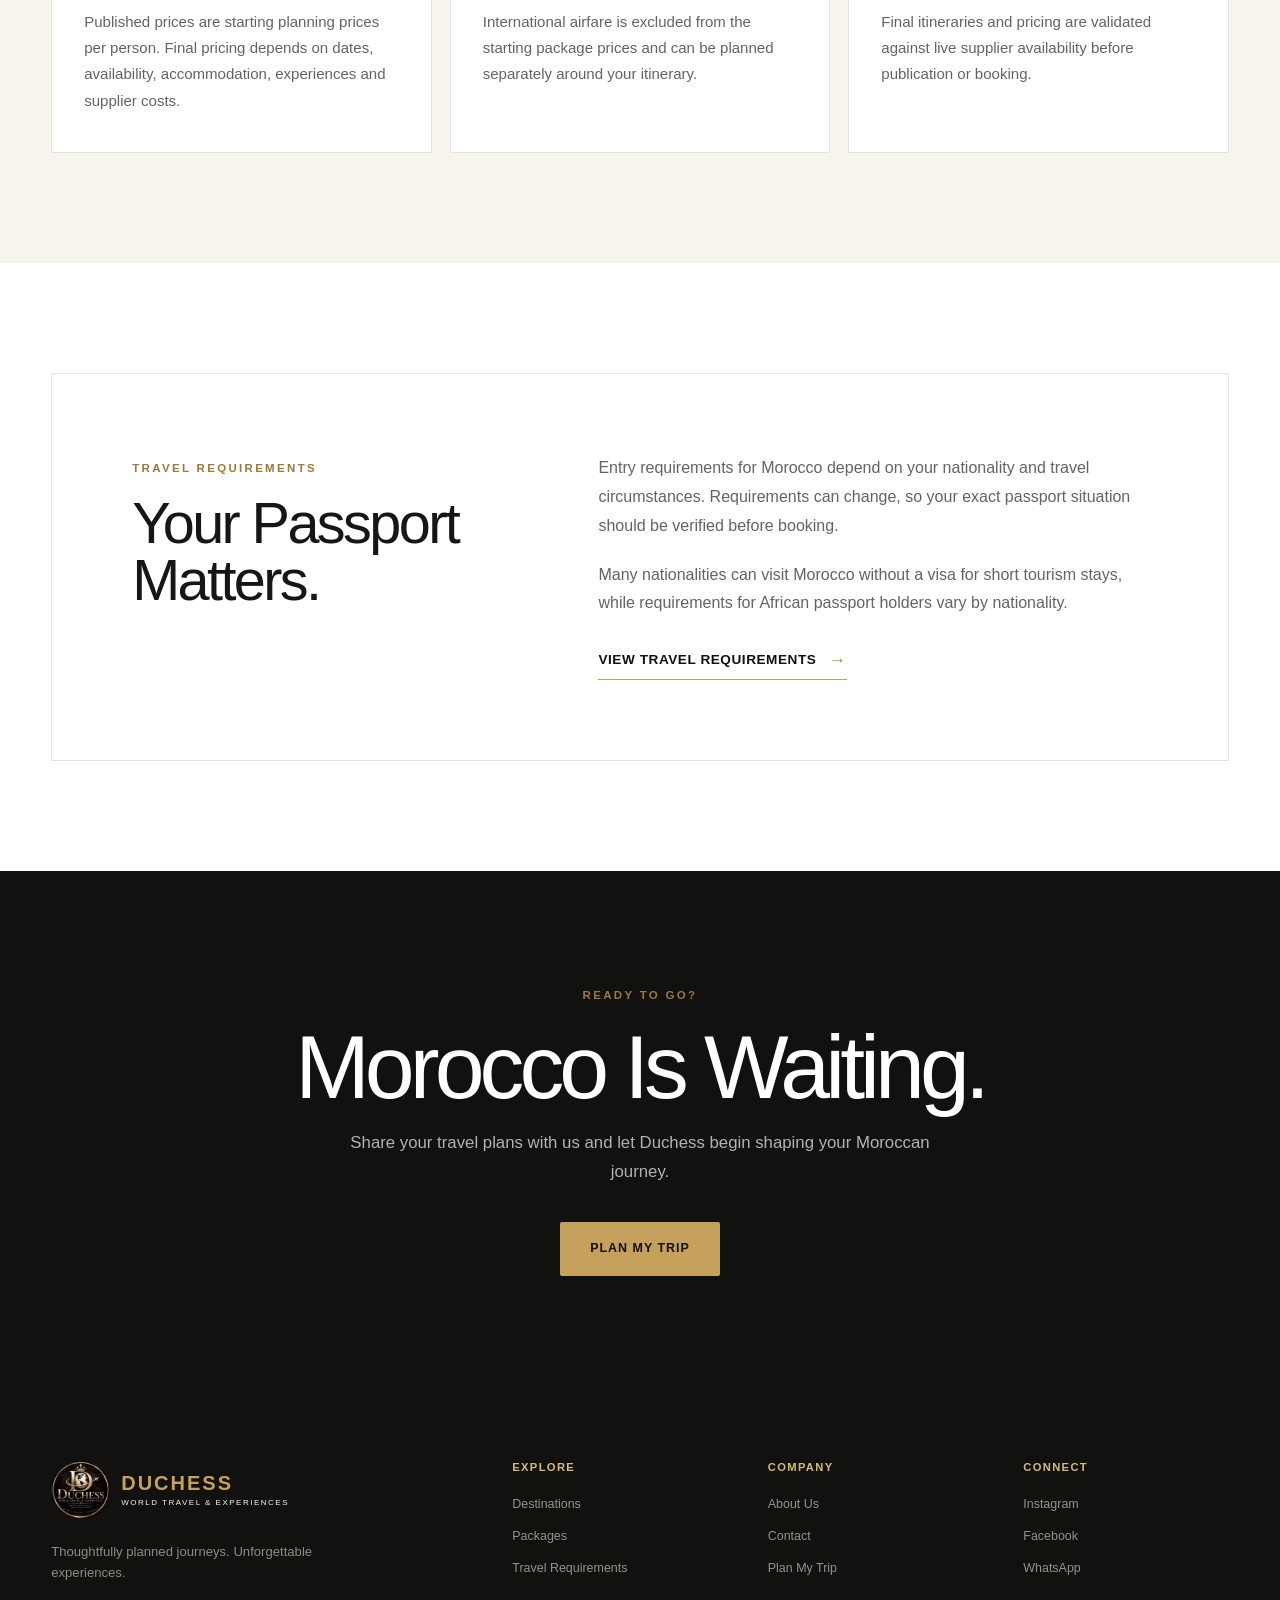
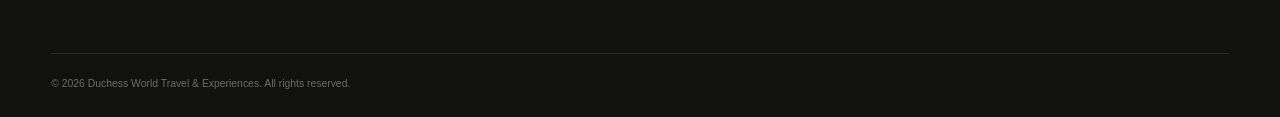
<file: destination-morocco.html>
<!DOCTYPE html>
<html lang="en">
<head>

    <meta charset="UTF-8">
    <meta name="viewport" content="width=device-width, initial-scale=1.0">

    <title>Morocco | Duchess World Travel & Experiences</title>

    <meta
        name="description"
        content="Explore Morocco with Duchess World Travel & Experiences — Marrakech, the Atlas Mountains and an unforgettable Sahara-style luxury escape."
    >

    <link rel="stylesheet" href="css/style.css">

</head>

<body>
<!-- =====================================================
         HEADER / NAVIGATION
    ====================================================== -->

    <header class="site-header">

      <div class="container nav-container">


          <!-- BRAND -->

          <a
              href="index.html"
              class="brand"
          >

              <img
                  src="images/duchess-logo.jpeg"
                  alt="Duchess World Travel & Experiences"
                  class="brand-logo"
              >

              <span class="brand-name">

                  <strong>
                      DUCHESS
                  </strong>

                  <small>
                      WORLD TRAVEL & EXPERIENCES
                  </small>

              </span>

          </a>


          <!-- DESKTOP NAVIGATION -->

          <nav class="main-nav">

              <a href="about.html" >
                  About Us
              </a>

              <a href="index.html">
                  Home
              </a>

              <a href="destinations.html">
                  Destinations
              </a>

              <a
                  href="packages.html"
                  
              >
                  Packages
              </a>

              <a href="requirements.html"
             
              >
                  Travel Requirements
              </a>

              <a href="contact.html"
            
              >
                  Contact
              </a>

          </nav>


          <!-- START PLANNING -->

          <a
              href="request-trip.html"
              class="nav-cta"
          >
              Start Planning
          </a>


          <!-- MOBILE MENU BUTTON -->

          <button
              class="menu-toggle"
              type="button"
              aria-label="Open menu"
              aria-expanded="false"
          >

              <span></span>
              <span></span>
              <span></span>

          </button>


          <!-- MOBILE NAVIGATION -->

          <nav class="mobile-nav">

              <a href="about.html"
              
              >
                  About Us
              </a>

              <a href="index.html">
                  Home
              </a>

              <a href="destinations.html">
                  Destinations
              </a>

              <a
                  href="packages.html"
                  
              >
                  Packages
              </a>

              <a href="requirements.html"
              
              >
                  Travel Requirements
              </a>

              <a href="contact.html"
              
              >
                  Contact
              </a>

              <a
                  href="request-trip.html"
                  class="mobile-nav-cta"
              >
                  Start Planning
              </a>

          </nav>


      </div>

  </header>





    <main>


        <!-- =========================
             HERO
        ========================== -->

        <section class="destination-detail-hero morocco-hero">

            <div class="destination-detail-overlay"></div>

            <div class="container destination-detail-hero-content">

                <p class="eyebrow">
                    AFRICA COLLECTION
                </p>

                <h1>
                    Morocco
                </h1>

                <div class="destination-hero-meta">

                    <span>
                        MARRAKECH + ATLAS + SAHARA
                    </span>

                </div>

            </div>

        </section>



        <!-- =========================
             INTRO
        ========================== -->

        <section class="section destination-detail-intro">

            <div class="container">

                <div class="destination-detail-intro-grid">


                    <div>

                        <span class="eyebrow">
                            THE MOROCCO JOURNEY
                        </span>

                        <h2>
                            Colour.<br>
                            Culture. Escape.
                        </h2>

                    </div>


                    <div>

                        <p>
                            Morocco is a destination of contrasts —
                            where ancient medinas, elegant riads,
                            dramatic mountain landscapes and desert
                            horizons come together effortlessly.
                        </p>

                        <p>
                            Begin in the energy of Marrakech before
                            travelling into the Atlas Mountains and
                            continuing toward the atmosphere of the
                            Sahara, with every stage shaped around
                            comfort, culture and discovery.
                        </p>

                    </div>

                </div>

            </div>

        </section>



        <!-- =========================
             SIGNATURE EXPERIENCE
        ========================== -->

        <section class="section destination-experience">

            <div class="container">


                <div class="section-heading centered">

                    <span class="eyebrow">
                        SIGNATURE EXPERIENCE
                    </span>

                    <h2>
                        Morocco, Curated<br>
                        the Duchess Way.
                    </h2>

                    <p>
                        A journey designed around elegant stays,
                        private experiences and memorable moments
                        across some of Morocco's most distinctive
                        landscapes.
                    </p>

                </div>



                <div class="experience-grid">


                    <!-- CARD 01 -->

                    <div class="experience-card">

                        <h3>
                            Luxury Riad
                        </h3>

                        <p>
                            Stay in a beautifully appointed Marrakech
                            riad combining Moroccan character,
                            intimate hospitality and a strong sense
                            of place.
                        </p>

                    </div>



                    <!-- CARD 02 -->

                    <div class="experience-card">

                        <h3>
                            Private Souk & Culinary Tour
                        </h3>

                        <p>
                            Discover Marrakech through a private
                            experience combining its historic souks,
                            local culture and distinctive culinary
                            traditions.
                        </p>

                    </div>



                    <!-- CARD 03 -->

                    <div class="experience-card">

                        <h3>
                            Atlas Mountains Retreat
                        </h3>

                        <p>
                            Leave the city behind for the dramatic
                            landscapes, peaceful atmosphere and
                            elevated hospitality of the Atlas Mountains.
                        </p>

                    </div>



                    <!-- CARD 04 -->

                    <div class="experience-card">

                        <h3>
                            Sahara-Style Luxury Camp
                        </h3>

                        <p>
                            Add a memorable desert experience with
                            a luxury camp setting inspired by the
                            atmosphere and landscapes of the Sahara.
                        </p>

                    </div>


                </div>

            </div>

        </section>



        <!-- =========================
             JOURNEY OPTIONS
        ========================== -->

        <section class="section journey-options">

            <div class="container">


                <div class="section-heading">

                    <span class="eyebrow">
                        CHOOSE YOUR JOURNEY
                    </span>

                    <h2>
                        Three Ways<br>
                        to Experience Morocco.
                    </h2>

                    <p>
                        Choose the pace and depth of experience
                        that best fits your travel plans.
                    </p>

                </div>



                <div class="journey-options-grid">


                    <!-- WEEKEND -->

                    <article class="journey-option-card featured">

                        <div class="journey-option-top">

                            <span class="journey-option-number">
                                01
                            </span>

                            <span class="eyebrow">
                                4 DAYS / 3 NIGHTS
                            </span>

                        </div>


                        <h3>
                            Duchess Weekend Escape
                        </h3>


                        <p>
                            A polished Marrakech escape centred
                            around the city's most memorable
                            cultural, culinary and lifestyle
                            experiences.
                        </p>


                        <div class="journey-price">

                            <span>
                                Individual from
                            </span>

                            <strong>
                                $2,350
                            </strong>

                            <span>
                                Group from $1,800
                            </span>

                        </div>


                        <a
                            href="request-trip.html"
                            class="btn btn-primary"
                        >
                            Request This Journey
                        </a>

                    </article>



                    <!-- SIGNATURE -->

                    <article class="journey-option-card featured">

                        <div class="journey-option-top">

                            <span class="journey-option-number">
                                02
                            </span>

                            <span class="eyebrow">
                                5 DAYS / 4 NIGHTS
                            </span>

                        </div>


                        <h3>
                            Duchess Signature Journey
                        </h3>


                        <p>
                            A balanced Moroccan introduction
                            combining Marrakech, curated culture
                            and an Atlas Mountains retreat.
                        </p>


                        <div class="journey-price">

                            <span>
                                Individual from
                            </span>

                            <strong>
                                $2,900
                            </strong>

                            <span>
                                Group from $2,200
                            </span>

                        </div>


                        <a
                            href="request-trip.html"
                            class="btn btn-primary"
                        >
                            Request This Journey
                        </a>

                    </article>



                    <!-- LUXURY -->

                    <article class="journey-option-card featured">

                        <div class="journey-option-top">

                            <span class="journey-option-number">
                                03
                            </span>

                            <span class="eyebrow">
                                8 DAYS / 7 NIGHTS
                            </span>

                        </div>


                        <h3>
                            Duchess Luxury Journey
                        </h3>


                        <p>
                            The fullest Moroccan experience,
                            combining Marrakech, mountain
                            landscapes and a Sahara-style
                            luxury camp.
                        </p>


                        <div class="journey-price">

                            <span>
                                Individual from
                            </span>

                            <strong>
                                $4,300
                            </strong>

                            <span>
                                Group from $3,250
                            </span>

                        </div>


                        <a
                            href="request-trip.html"
                            class="btn btn-primary"
                        >
                            Request This Journey
                        </a>

                    </article>


                </div>

            </div>

        </section>



        <!-- =========================
             HIGHLIGHTS
        ========================== -->

        <section class="section destination-highlights">

            <div class="container">


                <div class="destination-highlights-grid">


                    <div>

                        <span class="eyebrow">
                            VISUAL HIGHLIGHTS
                        </span>

                        <h2>
                            The Places<br>
                            You'll Remember.
                        </h2>

                    </div>



                    <div class="highlight-list">


                        <div class="highlight-item">

                            <span>
                                01
                            </span>

                            <div>

                                <h3>
                                    Marrakech
                                </h3>

                                <p>
                                    Historic medinas, colourful souks,
                                    elegant riads and unforgettable
                                    culinary experiences.
                                </p>

                            </div>

                        </div>



                        <div class="highlight-item">

                            <span>
                                02
                            </span>

                            <div>

                                <h3>
                                    Atlas Mountains
                                </h3>

                                <p>
                                    Dramatic landscapes, peaceful
                                    retreats and a completely different
                                    perspective of Morocco.
                                </p>

                            </div>

                        </div>



                        <div class="highlight-item">

                            <span>
                                03
                            </span>

                            <div>

                                <h3>
                                    Sahara
                                </h3>

                                <p>
                                    Desert landscapes, unforgettable
                                    sunsets and luxury camp experiences
                                    inspired by the Sahara.
                                </p>

                            </div>

                        </div>


                    </div>

                </div>

            </div>

        </section>



        <!-- =========================
             BEST SEASON
        ========================== -->

        <section class="section destination-season">

            <div class="container">


                <div class="destination-season-inner">


                    <div>

                        <span class="eyebrow">
                            WHEN TO GO
                        </span>

                        <h2>
                            The Right Season<br>
                            for Your Journey.
                        </h2>

                    </div>



                    <div>

                        <p>
                            <strong>
                                March to May
                            </strong>
                            is a strong period for exploring Morocco,
                            with generally comfortable conditions
                            across many destinations.
                        </p>

                        <p>
                            <strong>
                                September to November
                            </strong>
                            offers another favourable period for
                            experiencing Marrakech, the mountains
                            and desert landscapes.
                        </p>

                    </div>


                </div>

            </div>

        </section>



        <!-- =========================
             PLANNING & PRICING
        ========================== -->

        <section class="section destination-planning">

            <div class="container">


                <div class="section-heading centered">

                    <span class="eyebrow">
                        PLANNING YOUR JOURNEY
                    </span>

                    <h2>
                        Your Morocco Journey<br>
                        Starts With a Conversation.
                    </h2>

                    <p>
                        Tell us what you're looking for and our team
                        will help shape the right Moroccan experience
                        around your travel plans.
                    </p>

                </div>



                <div class="planning-info-grid">


                    <div class="planning-info-card">

                        <span class="eyebrow">
                            PRICING
                        </span>

                        <h3>
                            Starting Prices
                        </h3>

                        <p>
                            Published prices are starting planning
                            prices per person. Final pricing depends
                            on dates, availability, accommodation,
                            experiences and supplier costs.
                        </p>

                    </div>



                    <div class="planning-info-card">

                        <span class="eyebrow">
                            AIRFARE
                        </span>

                        <h3>
                            International Flights
                        </h3>

                        <p>
                            International airfare is excluded from
                            the starting package prices and can be
                            planned separately around your itinerary.
                        </p>

                    </div>



                    <div class="planning-info-card">

                        <span class="eyebrow">
                            BOOKING
                        </span>

                        <h3>
                            Live Availability
                        </h3>

                        <p>
                            Final itineraries and pricing are validated
                            against live supplier availability before
                            publication or booking.
                        </p>

                    </div>


                </div>

            </div>

        </section>



        <!-- =========================
             VISA SNAPSHOT
        ========================== -->

        <section class="section visa-snapshot">

            <div class="container">


                <div class="visa-snapshot-inner">


                    <div>

                        <span class="eyebrow">
                            TRAVEL REQUIREMENTS
                        </span>

                        <h2>
                            Your Passport<br>
                            Matters.
                        </h2>

                    </div>



                    <div>

                        <p>
                            Entry requirements for Morocco depend
                            on your nationality and travel circumstances.
                            Requirements can change, so your exact
                            passport situation should be verified
                            before booking.
                        </p>

                        <p>
                            Many nationalities can visit Morocco
                            without a visa for short tourism stays,
                            while requirements for African passport
                            holders vary by nationality.
                        </p>

                        <a
                            href="requirements.html"
                            class="text-link"
                        >
                            View Travel Requirements
                            <span>→</span>
                        </a>

                    </div>


                </div>

            </div>

        </section>



        <!-- =========================
             FINAL CTA
        ========================== -->

        <section class="destination-final-cta section">

            <div class="container">


                <div class="destination-final-cta-inner">

                    <span class="eyebrow">
                        READY TO GO?
                    </span>

                    <h2>
                        Morocco Is Waiting.
                    </h2>

                    <p>
                        Share your travel plans with us and let
                        Duchess begin shaping your Moroccan journey.
                    </p>

                    <a
                        href="request-trip.html"
                        class="btn btn-primary"
                    >
                        Plan My Trip
                    </a>

                </div>

            </div>

        </section>


    </main>



    <!-- =========================
         FOOTER
    ========================== -->

    <footer class="site-footer">

        <div class="container footer-grid">


            <div class="footer-brand">

                <a href="index.html" class="brand">

                    <img
                        src="images/duchess-logo.jpeg"
                        alt="Duchess World Travel & Experiences"
                        class="brand-logo"
                    >

                    <span class="brand-name">

                        <strong>
                            DUCHESS
                        </strong>

                        <small>
                            WORLD TRAVEL & EXPERIENCES
                        </small>

                    </span>

                </a>


                <p>
                    Thoughtfully planned journeys.
                    Unforgettable experiences.
                </p>

            </div>



            <div class="footer-column">

                <h4>
                    Explore
                </h4>

                <a href="destinations.html">
                    Destinations
                </a>

                <a href="packages.html">
                    Packages
                </a>

                <a href="requirements.html">
                    Travel Requirements
                </a>

            </div>



            <div class="footer-column">

                <h4>
                    Company
                </h4>

                <a href="about.html">
                    About Us
                </a>

                <a href="contact.html">
                    Contact
                </a>

                <a href="request-trip.html">
                    Plan My Trip
                </a>

            </div>



            <div class="footer-column">

                <h4>
                    Connect
                </h4>

                <a href="#">
                    Instagram
                </a>

                <a href="#">
                    Facebook
                </a>

                <a href="#">
                    WhatsApp
                </a>

            </div>


        </div>



        <div class="container footer-bottom">

            <p>
                © 2026 Duchess World Travel & Experiences.
                All rights reserved.
            </p>

        </div>

    </footer>



    <script src="js/main.js"></script>

</body>
</html>
</file>
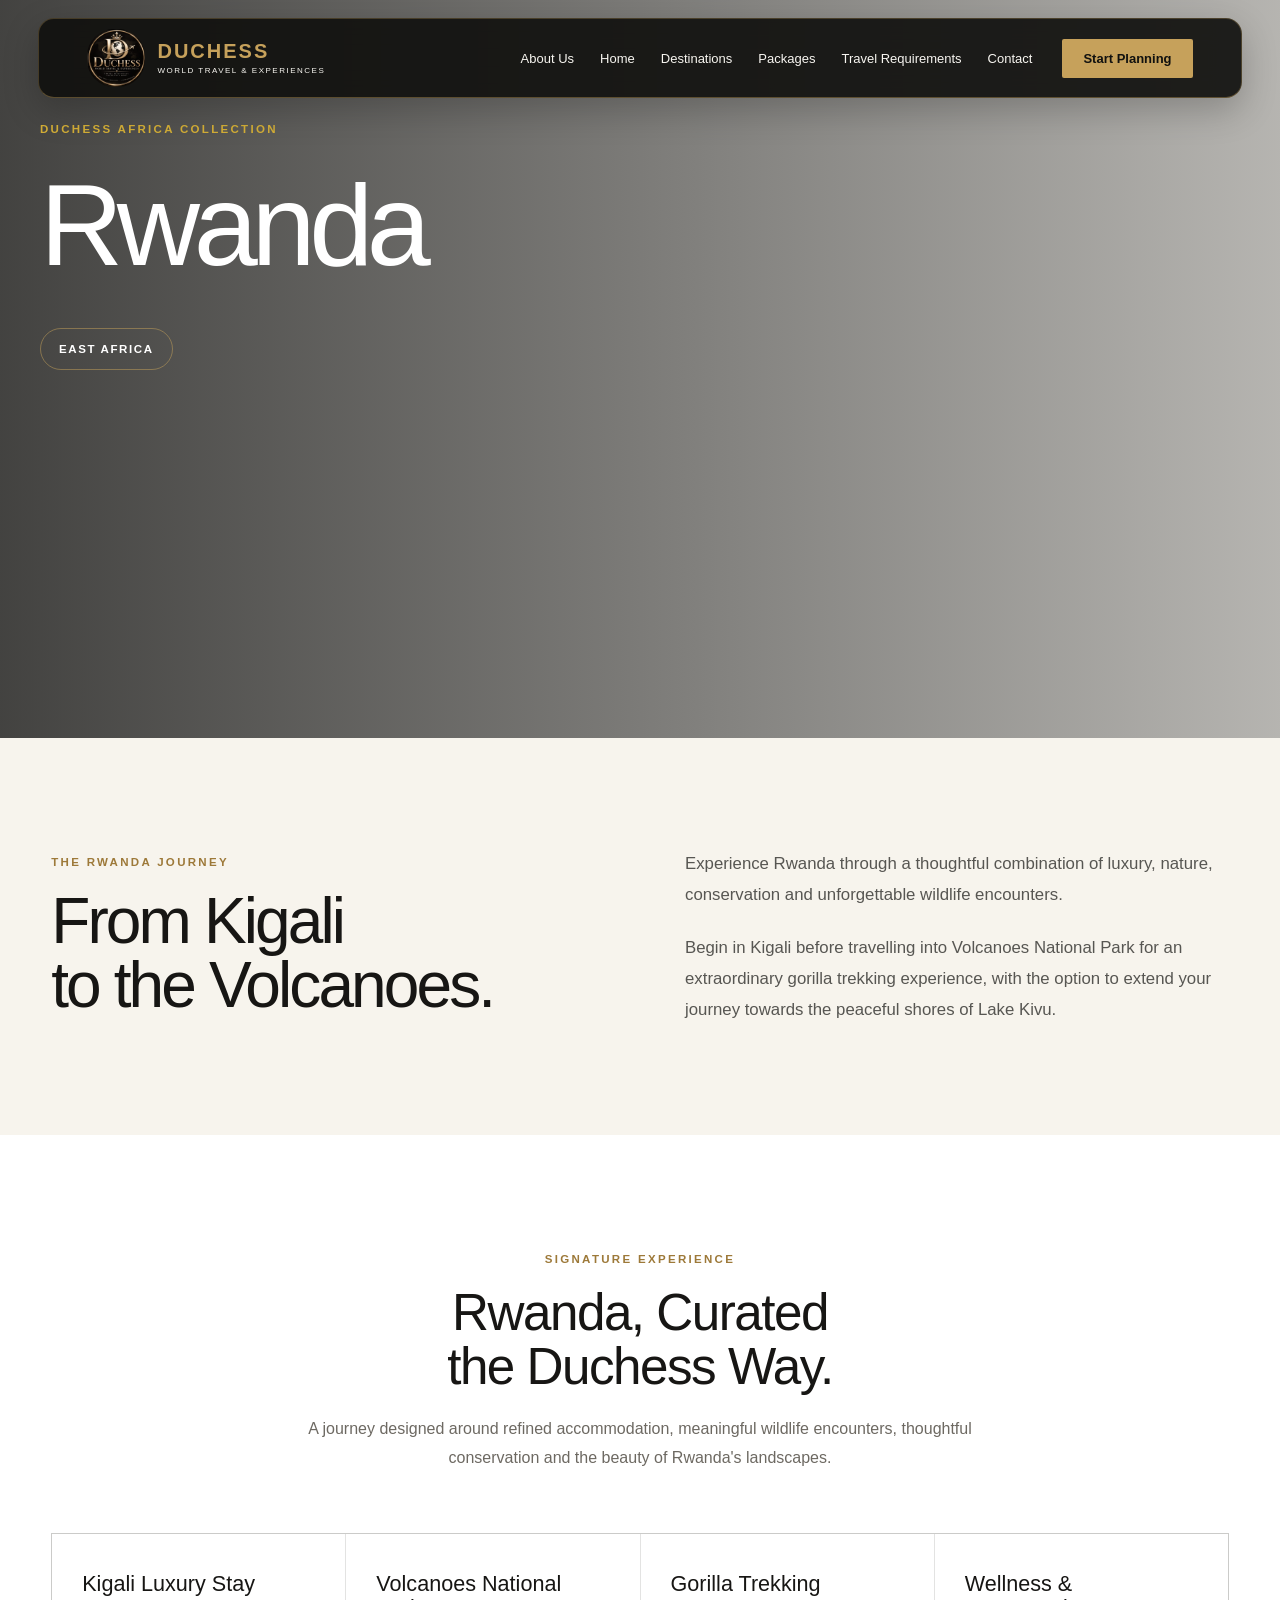
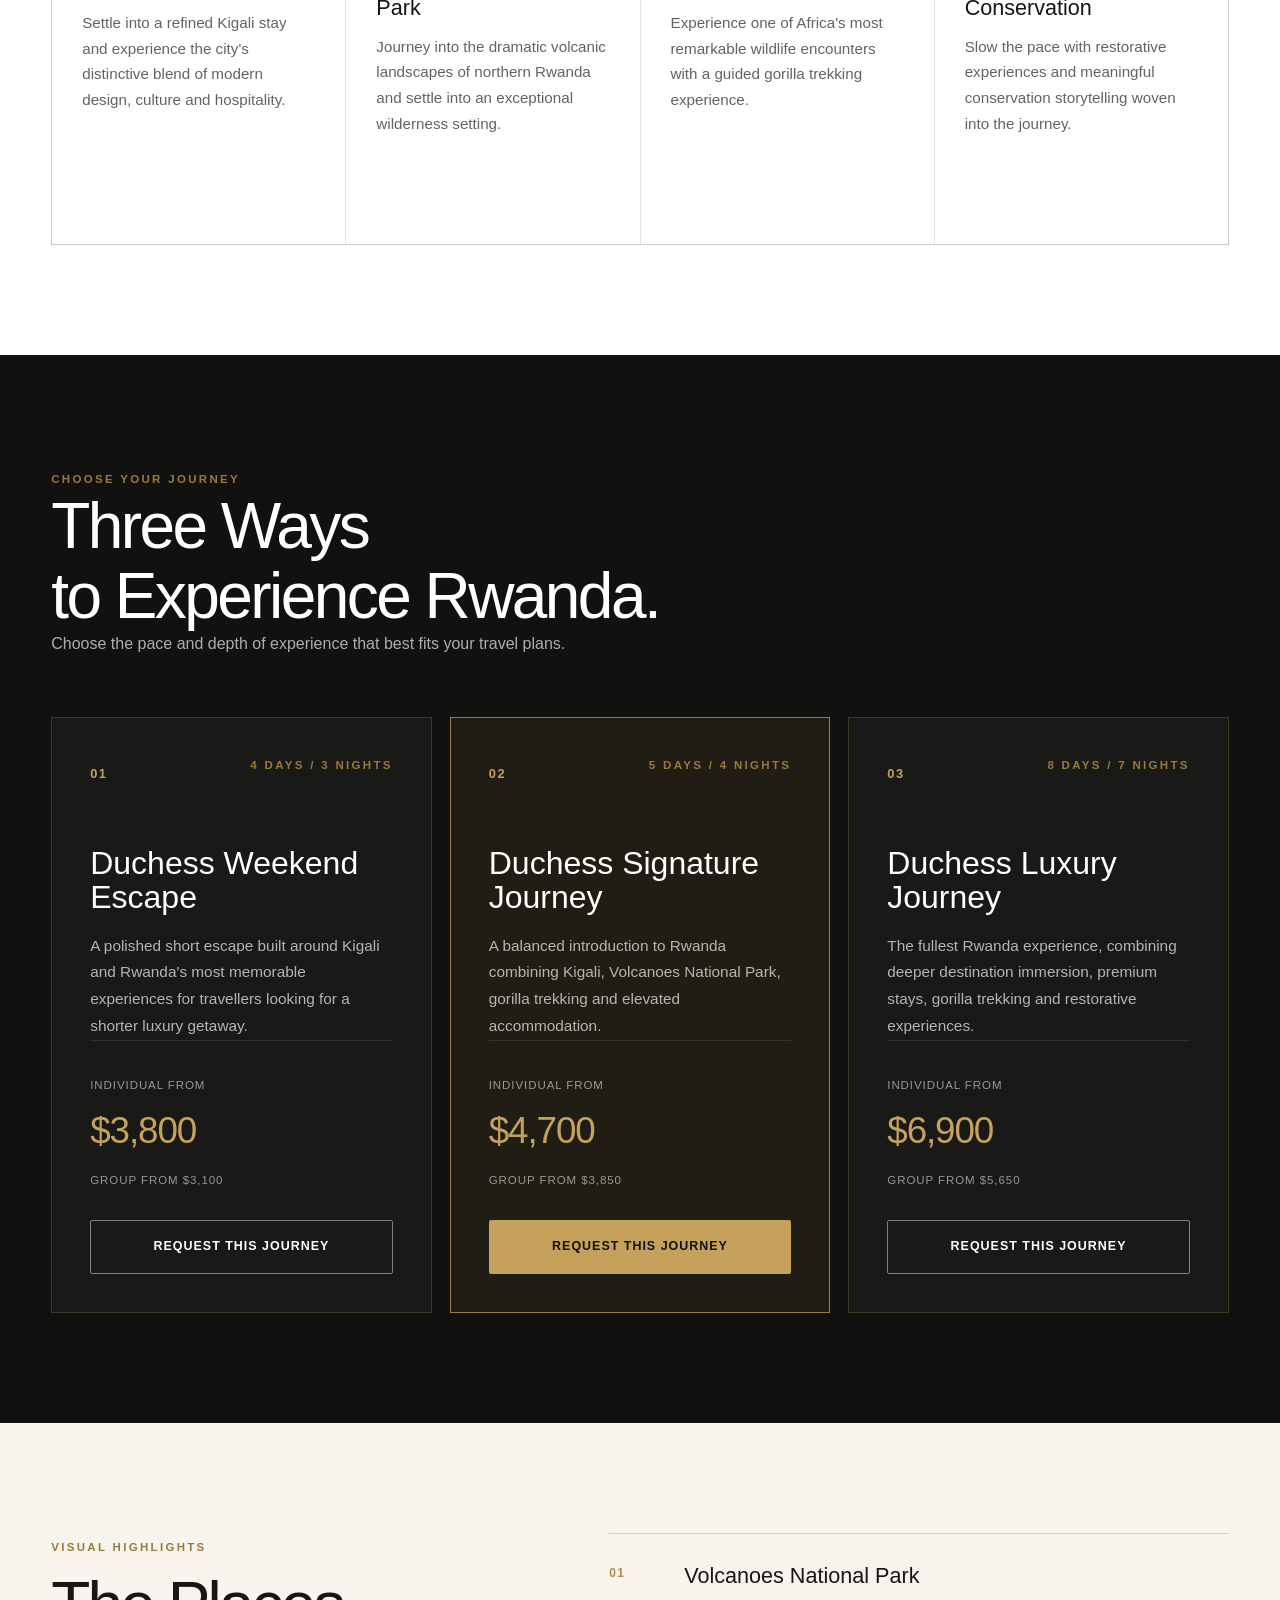
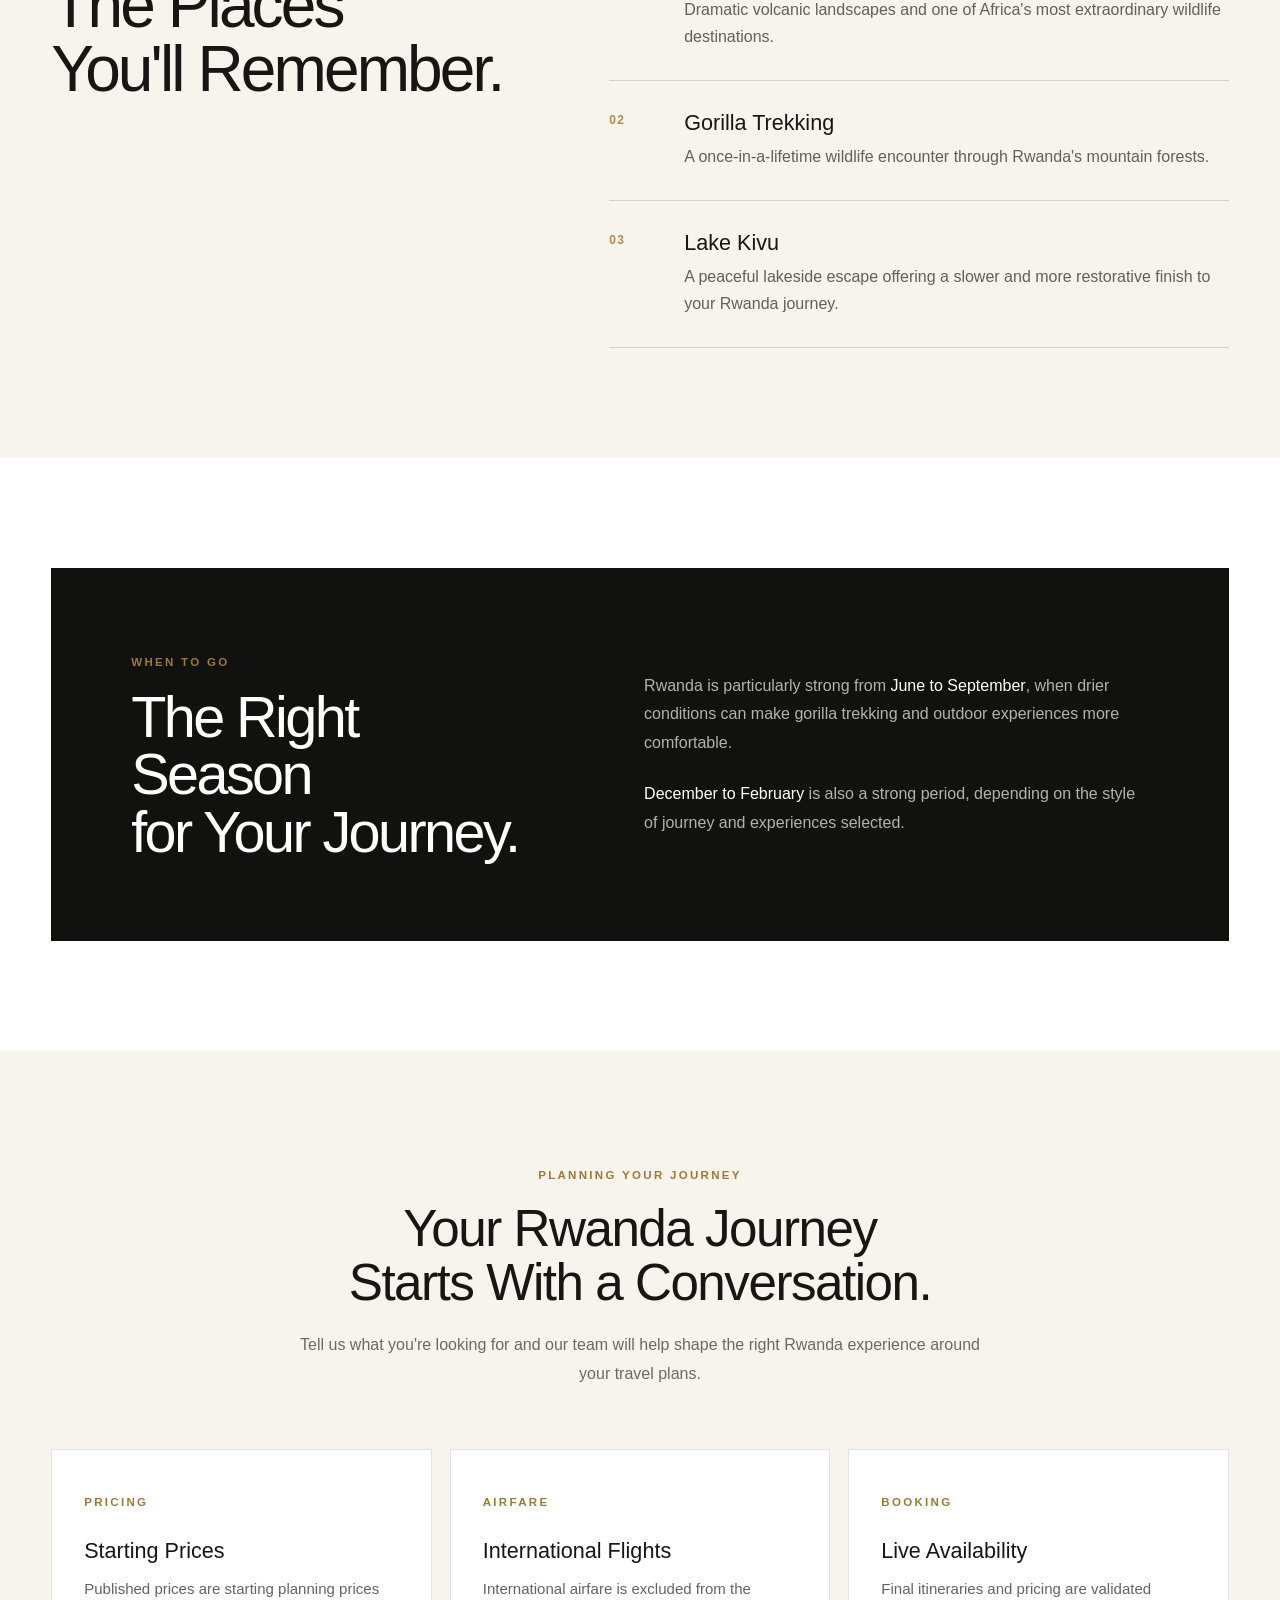
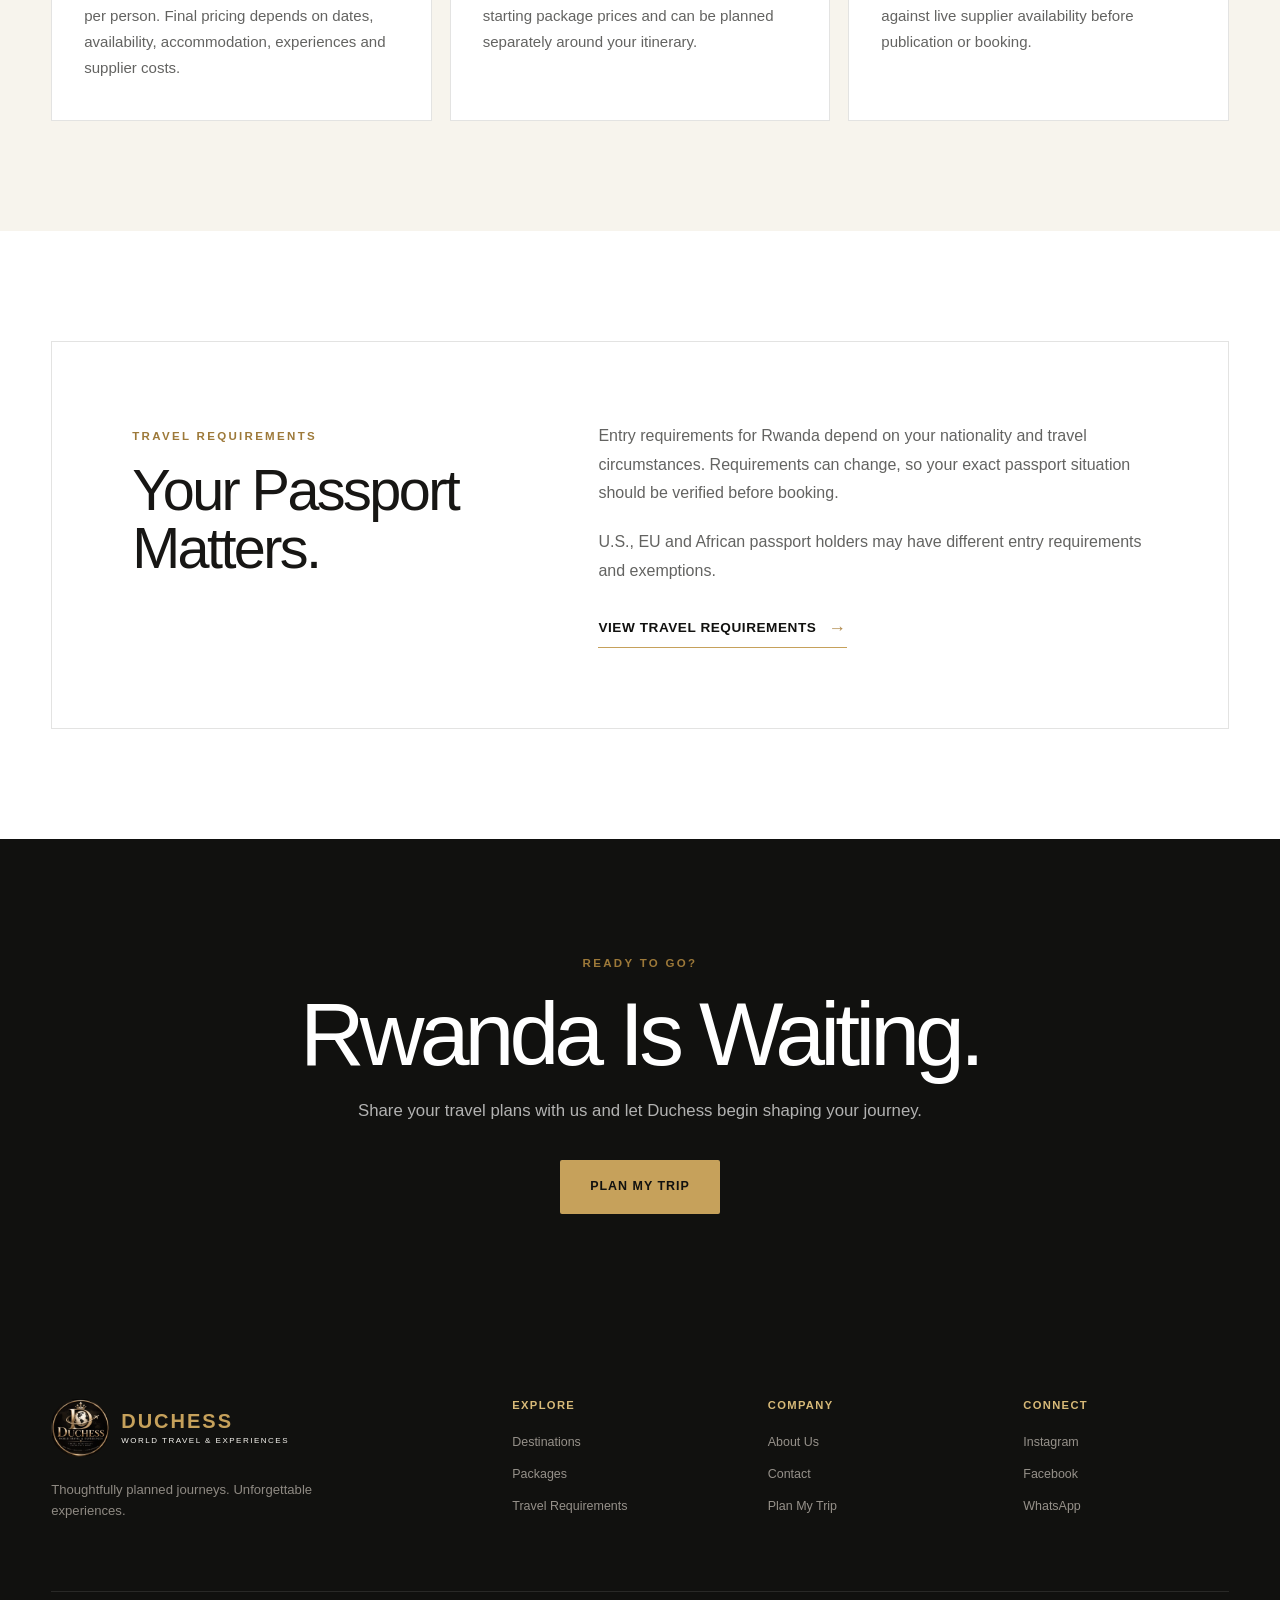
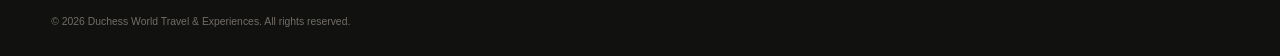
<file: destination-rwanda.html>
<!DOCTYPE html>
<html lang="en">
<head>
    <meta charset="UTF-8">
    <meta name="viewport" content="width=device-width, initial-scale=1.0">

    <title>Rwanda | Duchess World Travel & Experiences</title>

    <meta
        name="description"
        content="Explore Rwanda with Duchess World Travel & Experiences — luxury journeys through Kigali, Volcanoes National Park, gorilla trekking and Lake Kivu."
    >

    <link rel="stylesheet" href="css/style.css">
</head>

<body>

<!-- =====================================================
         HEADER / NAVIGATION
    ====================================================== -->

    <header class="site-header">

        <div class="container nav-container">


            <!-- BRAND -->

            <a
                href="index.html"
                class="brand"
            >

                <img
                    src="images/duchess-logo.jpeg"
                    alt="Duchess World Travel & Experiences"
                    class="brand-logo"
                >

                <span class="brand-name">

                    <strong>
                        DUCHESS
                    </strong>

                    <small>
                        WORLD TRAVEL & EXPERIENCES
                    </small>

                </span>

            </a>


            <!-- DESKTOP NAVIGATION -->

            <nav class="main-nav">

                <a href="about.html" >
                    About Us
                </a>

                <a href="index.html">
                    Home
                </a>

                <a href="destinations.html">
                    Destinations
                </a>

                <a
                    href="packages.html"
                    
                >
                    Packages
                </a>

                <a href="requirements.html"
               
                >
                    Travel Requirements
                </a>

                <a href="contact.html"
              
                >
                    Contact
                </a>

            </nav>


            <!-- START PLANNING -->

            <a
                href="request-trip.html"
                class="nav-cta"
            >
                Start Planning
            </a>


            <!-- MOBILE MENU BUTTON -->

            <button
                class="menu-toggle"
                type="button"
                aria-label="Open menu"
                aria-expanded="false"
            >

                <span></span>
                <span></span>
                <span></span>

            </button>


            <!-- MOBILE NAVIGATION -->

            <nav class="mobile-nav">

                <a href="about.html"
                
                >
                    About Us
                </a>

                <a href="index.html">
                    Home
                </a>

                <a href="destinations.html">
                    Destinations
                </a>

                <a
                    href="packages.html"
                    
                >
                    Packages
                </a>

                <a href="requirements.html"
                
                >
                    Travel Requirements
                </a>

                <a href="contact.html"
                
                >
                    Contact
                </a>

                <a
                    href="request-trip.html"
                    class="mobile-nav-cta"
                >
                    Start Planning
                </a>

            </nav>


        </div>

    </header>




    <!-- =========================
         HERO
    ========================== -->

    <main>

        <section class="destination-detail-hero rwanda-hero">

            <div class="destination-detail-overlay"></div>

            <div class="container destination-detail-hero-content">

                <span class="eyebrow">
                    DUCHESS AFRICA COLLECTION
                </span>

                <h1>
                    Rwanda
                </h1>

               

                <div class="destination-hero-meta">

                 

                    <span>
                        EAST AFRICA
                    </span>

                </div>

            </div>

        </section>


        <!-- =========================
             INTRO
        ========================== -->

        <section class="section destination-detail-intro">

            <div class="container">

                <div class="destination-detail-intro-grid">

                    <div>

                        <span class="eyebrow">
                            THE RWANDA JOURNEY
                        </span>

                        <h2>
                            From Kigali<br>
                            to the Volcanoes.
                        </h2>

                    </div>

                    <div>

                        <p>
                            Experience Rwanda through a thoughtful
                            combination of luxury, nature, conservation
                            and unforgettable wildlife encounters.
                        </p>

                        <p>
                            Begin in Kigali before travelling into
                            Volcanoes National Park for an extraordinary
                            gorilla trekking experience, with the option
                            to extend your journey towards the peaceful
                            shores of Lake Kivu.
                        </p>

                    </div>

                </div>

            </div>

        </section>


        <!-- =========================
             SIGNATURE EXPERIENCE
        ========================== -->

        <section class="section destination-experience">

            <div class="container">

                <div class="section-heading centered">

                    <span class="eyebrow">
                        SIGNATURE EXPERIENCE
                    </span>

                    <h2>
                        Rwanda, Curated<br>
                        the Duchess Way.
                    </h2>

                    <p>
                        A journey designed around refined accommodation,
                        meaningful wildlife encounters, thoughtful
                        conservation and the beauty of Rwanda's landscapes.
                    </p>

                </div>


                <div class="experience-grid">

                    <div class="experience-card">

                    

                        <h3>
                            Kigali Luxury Stay
                        </h3>

                        <p>
                            Settle into a refined Kigali stay and
                            experience the city's distinctive blend of
                            modern design, culture and hospitality.
                        </p>

                    </div>


                    <div class="experience-card">

                     

                        <h3>
                            Volcanoes National Park
                        </h3>

                        <p>
                            Journey into the dramatic volcanic landscapes
                            of northern Rwanda and settle into an
                            exceptional wilderness setting.
                        </p>

                    </div>


                    <div class="experience-card">

                      

                        <h3>
                            Gorilla Trekking
                        </h3>

                        <p>
                            Experience one of Africa's most remarkable
                            wildlife encounters with a guided gorilla
                            trekking experience.
                        </p>

                    </div>


                    <div class="experience-card">

                    

                        <h3>
                            Wellness & Conservation
                        </h3>

                        <p>
                            Slow the pace with restorative experiences
                            and meaningful conservation storytelling
                            woven into the journey.
                        </p>

                    </div>

                </div>

            </div>

        </section>


        <!-- =========================
             JOURNEY OPTIONS
        ========================== -->

        <section class="section journey-options">

            <div class="container">

                <div class="section-heading">

                    <span class="eyebrow">
                        CHOOSE YOUR JOURNEY
                    </span>

                    <h2>
                        Three Ways<br>
                        to Experience Rwanda.
                    </h2>

                    <p>
                        Choose the pace and depth of experience that
                        best fits your travel plans.
                    </p>

                </div>


                <div class="journey-options-grid">


                    <!-- WEEKEND -->

                    <article class="journey-option-card">

                        <div class="journey-option-top">

                            <span class="journey-option-number">
                                01
                            </span>

                            <span class="eyebrow">
                                4 DAYS / 3 NIGHTS
                            </span>

                        </div>

                        <h3>
                            Duchess Weekend Escape
                        </h3>

                        <p>
                            A polished short escape built around Kigali
                            and Rwanda's most memorable experiences for
                            travellers looking for a shorter luxury getaway.
                        </p>

                        <div class="journey-price">

                            <span>
                                Individual from
                            </span>

                            <strong>
                                $3,800
                            </strong>

                            <span>
                                Group from $3,100
                            </span>

                        </div>

                        <a
                            href="request-trip.html"
                            class="btn btn-secondary"
                        >
                            Request This Journey
                        </a>

                    </article>


                    <!-- SIGNATURE -->

                    <article class="journey-option-card featured">

                        <div class="journey-option-top">

                            <span class="journey-option-number">
                                02
                            </span>

                            <span class="eyebrow">
                                5 DAYS / 4 NIGHTS
                            </span>

                        </div>

                        <h3>
                            Duchess Signature Journey
                        </h3>

                        <p>
                            A balanced introduction to Rwanda combining
                            Kigali, Volcanoes National Park, gorilla
                            trekking and elevated accommodation.
                        </p>

                        <div class="journey-price">

                            <span>
                                Individual from
                            </span>

                            <strong>
                                $4,700
                            </strong>

                            <span>
                                Group from $3,850
                            </span>

                        </div>

                        <a
                            href="request-trip.html"
                            class="btn btn-primary"
                        >
                            Request This Journey
                        </a>

                    </article>


                    <!-- LUXURY -->

                    <article class="journey-option-card">

                        <div class="journey-option-top">

                            <span class="journey-option-number">
                                03
                            </span>

                            <span class="eyebrow">
                                8 DAYS / 7 NIGHTS
                            </span>

                        </div>

                        <h3>
                            Duchess Luxury Journey
                        </h3>

                        <p>
                            The fullest Rwanda experience, combining
                            deeper destination immersion, premium stays,
                            gorilla trekking and restorative experiences.
                        </p>

                        <div class="journey-price">

                            <span>
                                Individual from
                            </span>

                            <strong>
                                $6,900
                            </strong>

                            <span>
                                Group from $5,650
                            </span>

                        </div>

                        <a
                            href="request-trip.html"
                            class="btn btn-secondary"
                        >
                            Request This Journey
                        </a>

                    </article>

                </div>

            </div>

        </section>


        <!-- =========================
             HIGHLIGHTS
        ========================== -->

        <section class="section destination-highlights">

            <div class="container">

                <div class="destination-highlights-grid">

                    <div>

                        <span class="eyebrow">
                            VISUAL HIGHLIGHTS
                        </span>

                        <h2>
                            The Places<br>
                            You'll Remember.
                        </h2>

                    </div>


                    <div class="highlight-list">

                        <div class="highlight-item">

                            <span>
                                01
                            </span>

                            <div>

                                <h3>
                                    Volcanoes National Park
                                </h3>

                                <p>
                                    Dramatic volcanic landscapes and
                                    one of Africa's most extraordinary
                                    wildlife destinations.
                                </p>

                            </div>

                        </div>


                        <div class="highlight-item">

                            <span>
                                02
                            </span>

                            <div>

                                <h3>
                                    Gorilla Trekking
                                </h3>

                                <p>
                                    A once-in-a-lifetime wildlife
                                    encounter through Rwanda's
                                    mountain forests.
                                </p>

                            </div>

                        </div>


                        <div class="highlight-item">

                            <span>
                                03
                            </span>

                            <div>

                                <h3>
                                    Lake Kivu
                                </h3>

                                <p>
                                    A peaceful lakeside escape offering
                                    a slower and more restorative finish
                                    to your Rwanda journey.
                                </p>

                            </div>

                        </div>

                    </div>

                </div>

            </div>

        </section>


        <!-- =========================
             BEST SEASON
        ========================== -->

        <section class="section destination-season">

            <div class="container">

                <div class="destination-season-inner">

                    <div>

                        <span class="eyebrow">
                            WHEN TO GO
                        </span>

                        <h2>
                            The Right Season<br>
                            for Your Journey.
                        </h2>

                    </div>

                    <div>

                        <p>
                            Rwanda is particularly strong from
                            <strong>June to September</strong>, when
                            drier conditions can make gorilla trekking
                            and outdoor experiences more comfortable.
                        </p>

                        <p>
                            <strong>December to February</strong> is
                            also a strong period, depending on the style
                            of journey and experiences selected.
                        </p>

                    </div>

                </div>

            </div>

        </section>


        <!-- =========================
             PLANNING & PRICING
        ========================== -->

        <section class="section destination-planning">

            <div class="container">

                <div class="section-heading centered">

                    <span class="eyebrow">
                        PLANNING YOUR JOURNEY
                    </span>

                    <h2>
                        Your Rwanda Journey<br>
                        Starts With a Conversation.
                    </h2>

                    <p>
                        Tell us what you're looking for and our team
                        will help shape the right Rwanda experience
                        around your travel plans.
                    </p>

                </div>


                <div class="planning-info-grid">

                    <div class="planning-info-card">

                        <span class="eyebrow">
                            PRICING
                        </span>

                        <h3>
                            Starting Prices
                        </h3>

                        <p>
                            Published prices are starting planning
                            prices per person. Final pricing depends
                            on dates, availability, accommodation,
                            experiences and supplier costs.
                        </p>

                    </div>


                    <div class="planning-info-card">

                        <span class="eyebrow">
                            AIRFARE
                        </span>

                        <h3>
                            International Flights
                        </h3>

                        <p>
                            International airfare is excluded from
                            the starting package prices and can be
                            planned separately around your itinerary.
                        </p>

                    </div>


                    <div class="planning-info-card">

                        <span class="eyebrow">
                            BOOKING
                        </span>

                        <h3>
                            Live Availability
                        </h3>

                        <p>
                            Final itineraries and pricing are validated
                            against live supplier availability before
                            publication or booking.
                        </p>

                    </div>

                </div>

            </div>

        </section>


        <!-- =========================
             VISA SNAPSHOT
        ========================== -->

        <section class="section visa-snapshot">

            <div class="container">

                <div class="visa-snapshot-inner">

                    <div>

                        <span class="eyebrow">
                            TRAVEL REQUIREMENTS
                        </span>

                        <h2>
                            Your Passport<br>
                            Matters.
                        </h2>

                    </div>

                    <div>

                        <p>
                            Entry requirements for Rwanda depend on
                            your nationality and travel circumstances.
                            Requirements can change, so your exact
                            passport situation should be verified
                            before booking.
                        </p>

                        <p>
                            U.S., EU and African passport holders may
                            have different entry requirements and
                            exemptions.
                        </p>

                        <a
                            href="requirements.html"
                            class="text-link"
                        >
                            View Travel Requirements
                            <span>→</span>
                        </a>

                    </div>

                </div>

            </div>

        </section>


        <!-- =========================
             FINAL CTA
        ========================== -->

        <section class="destination-final-cta section">

            <div class="container">

                <div class="destination-final-cta-inner">

                    <span class="eyebrow">
                        READY TO GO?
                    </span>

                    <h2>
                        Rwanda Is Waiting.
                    </h2>

                    <p>
                        Share your travel plans with us and let
                        Duchess begin shaping your journey.
                    </p>

                    <a
                        href="request-trip.html"
                        class="btn btn-primary"
                    >
                        Plan My Trip
                    </a>

                </div>

            </div>

        </section>

    </main>


    <!-- =========================
         FOOTER
    ========================== -->

    <footer class="site-footer">

        <div class="container footer-grid">

            <div class="footer-brand">

                <a href="index.html" class="brand">

                    <img
                        src="images/duchess-logo.jpeg"
                        alt="Duchess World Travel & Experiences"
                        class="brand-logo"
                    >

                    <span class="brand-name">

                        <strong>
                            DUCHESS
                        </strong>

                        <small>
                            WORLD TRAVEL & EXPERIENCES
                        </small>

                    </span>

                </a>

                <p>
                    Thoughtfully planned journeys.
                    Unforgettable experiences.
                </p>

            </div>


            <div class="footer-column">

                <h4>
                    Explore
                </h4>

                <a href="destinations.html">
                    Destinations
                </a>

                <a href="packages.html">
                    Packages
                </a>

                <a href="requirements.html">
                    Travel Requirements
                </a>

            </div>


            <div class="footer-column">

                <h4>
                    Company
                </h4>

                <a href="about.html">
                    About Us
                </a>

                <a href="contact.html">
                    Contact
                </a>

                <a href="request-trip.html">
                    Plan My Trip
                </a>

            </div>


            <div class="footer-column">

                <h4>
                    Connect
                </h4>

                <a href="#">
                    Instagram
                </a>

                <a href="#">
                    Facebook
                </a>

                <a href="#">
                    WhatsApp
                </a>

            </div>

        </div>


        <div class="container footer-bottom">

            <p>
                © 2026 Duchess World Travel & Experiences.
                All rights reserved.
            </p>

        </div>

    </footer>


    <!-- =========================
         JAVASCRIPT
    ========================== -->

    <script src="js/main.js"></script>

</body>
</html>
</file>
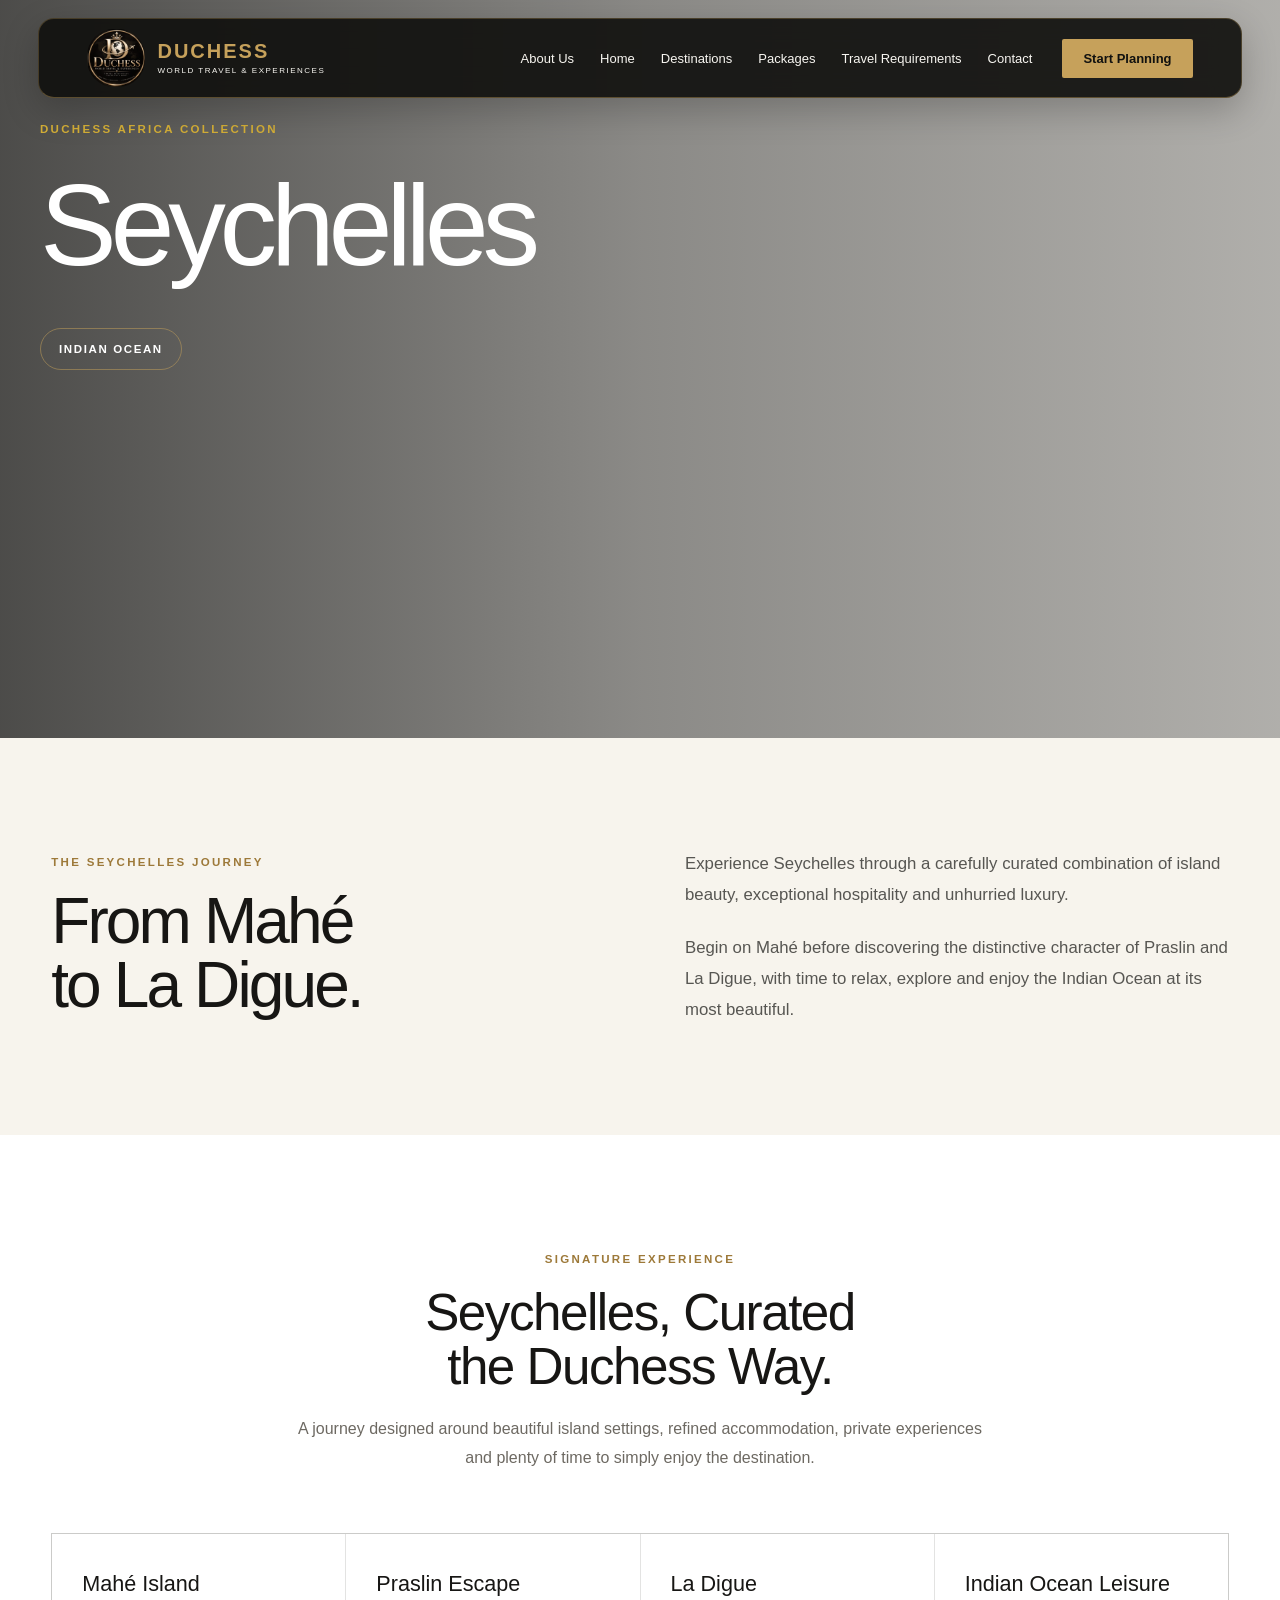
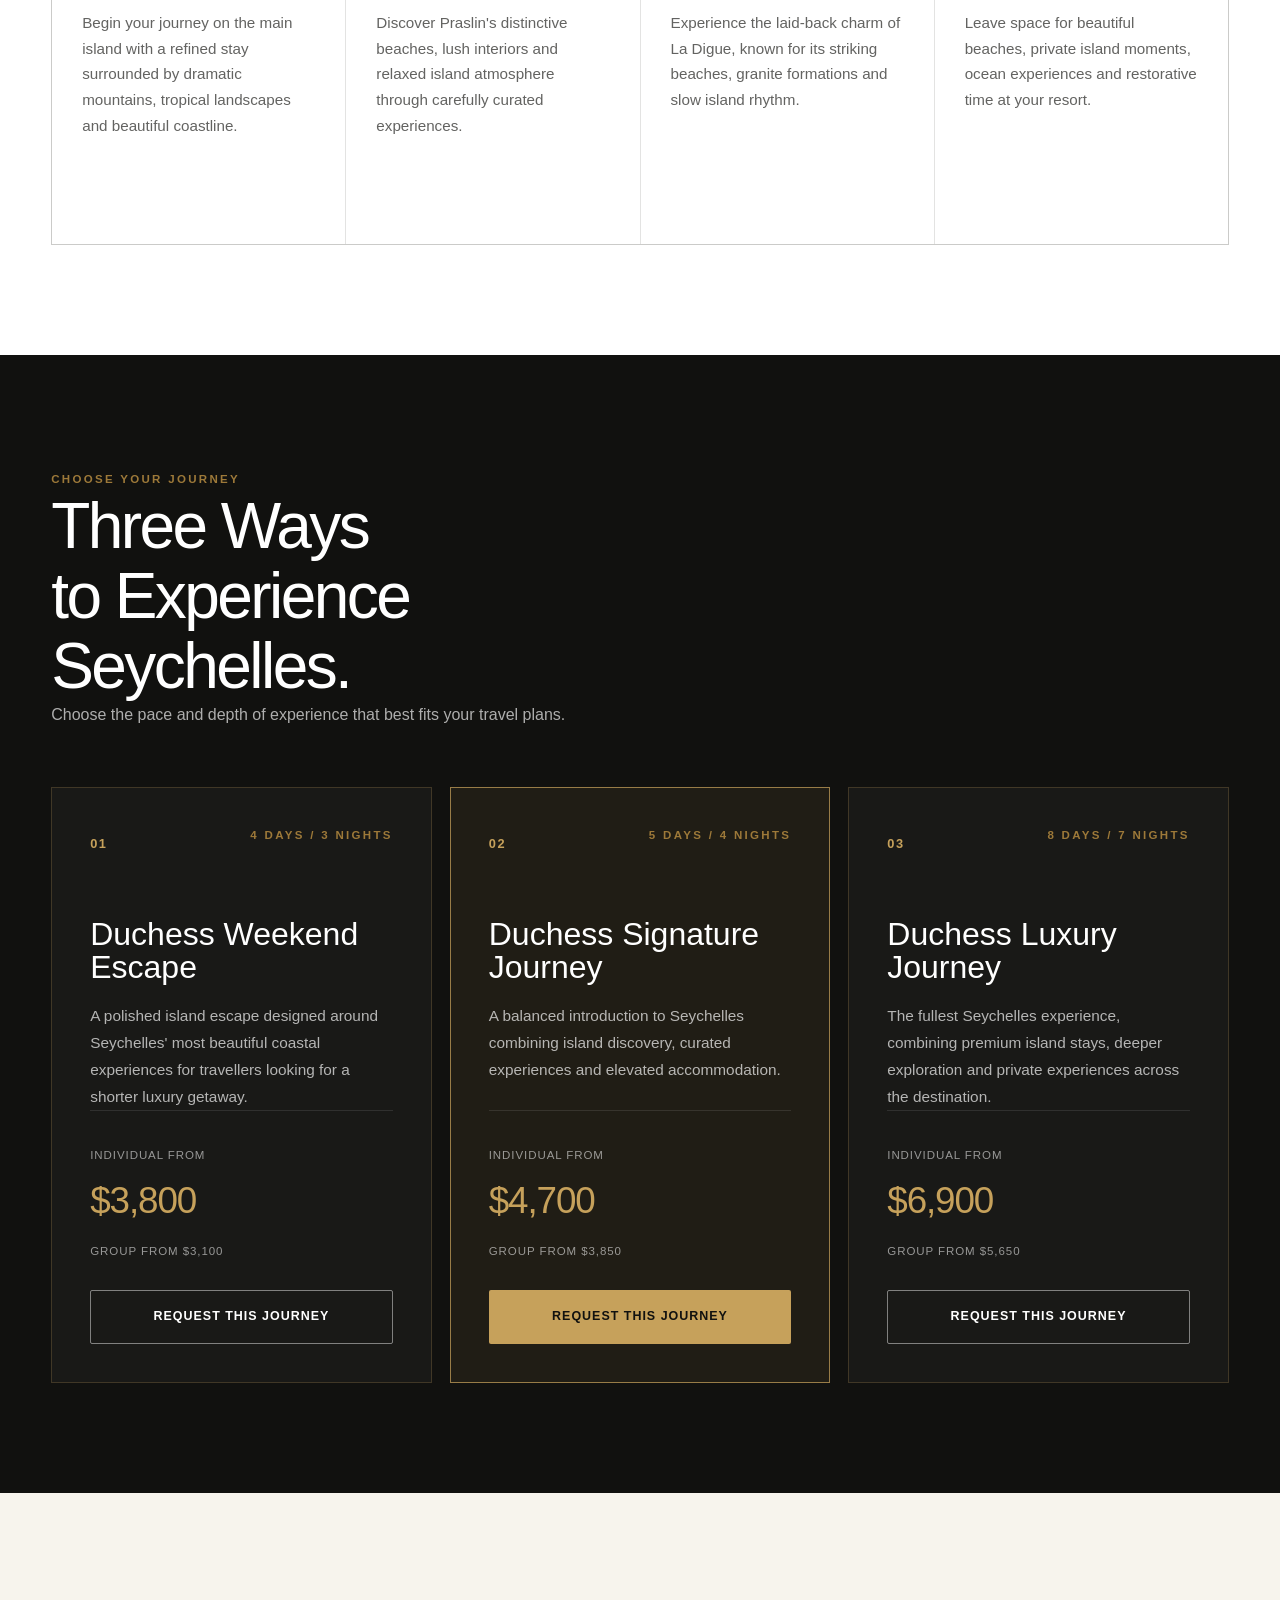
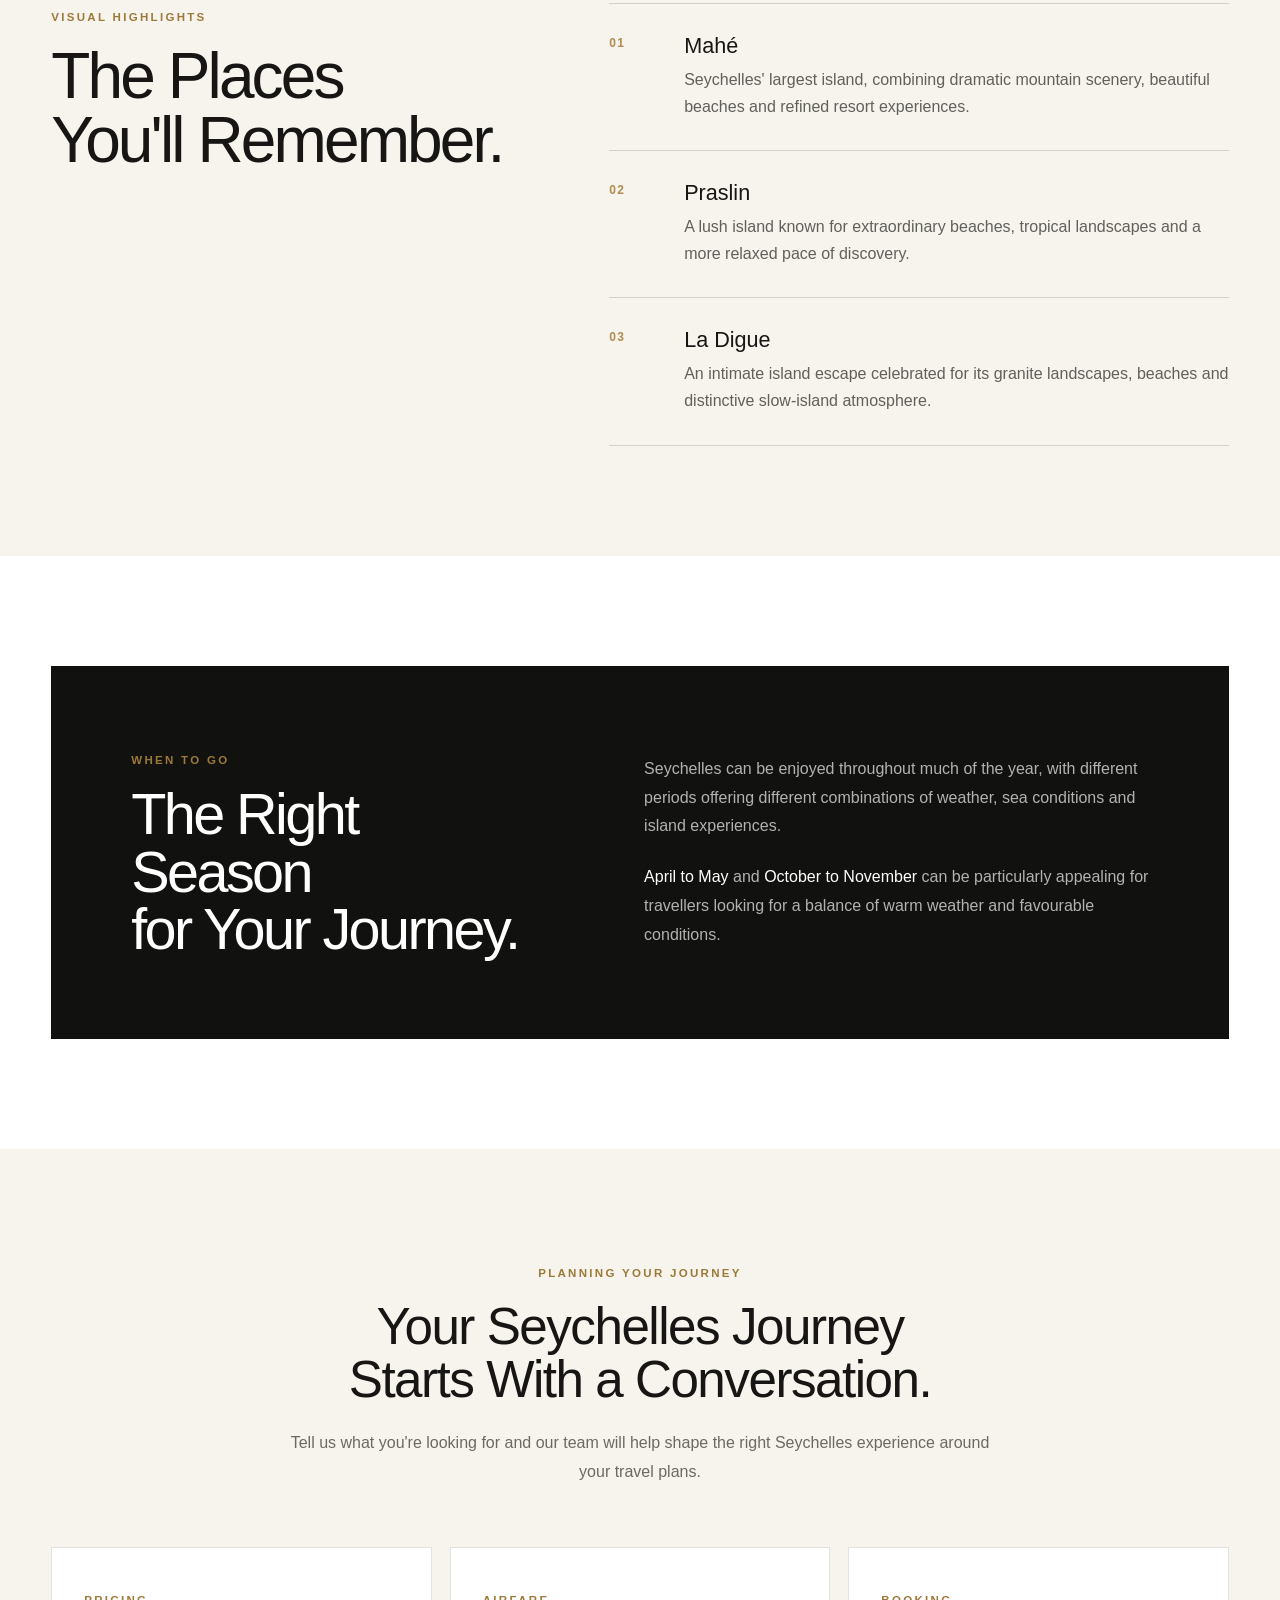
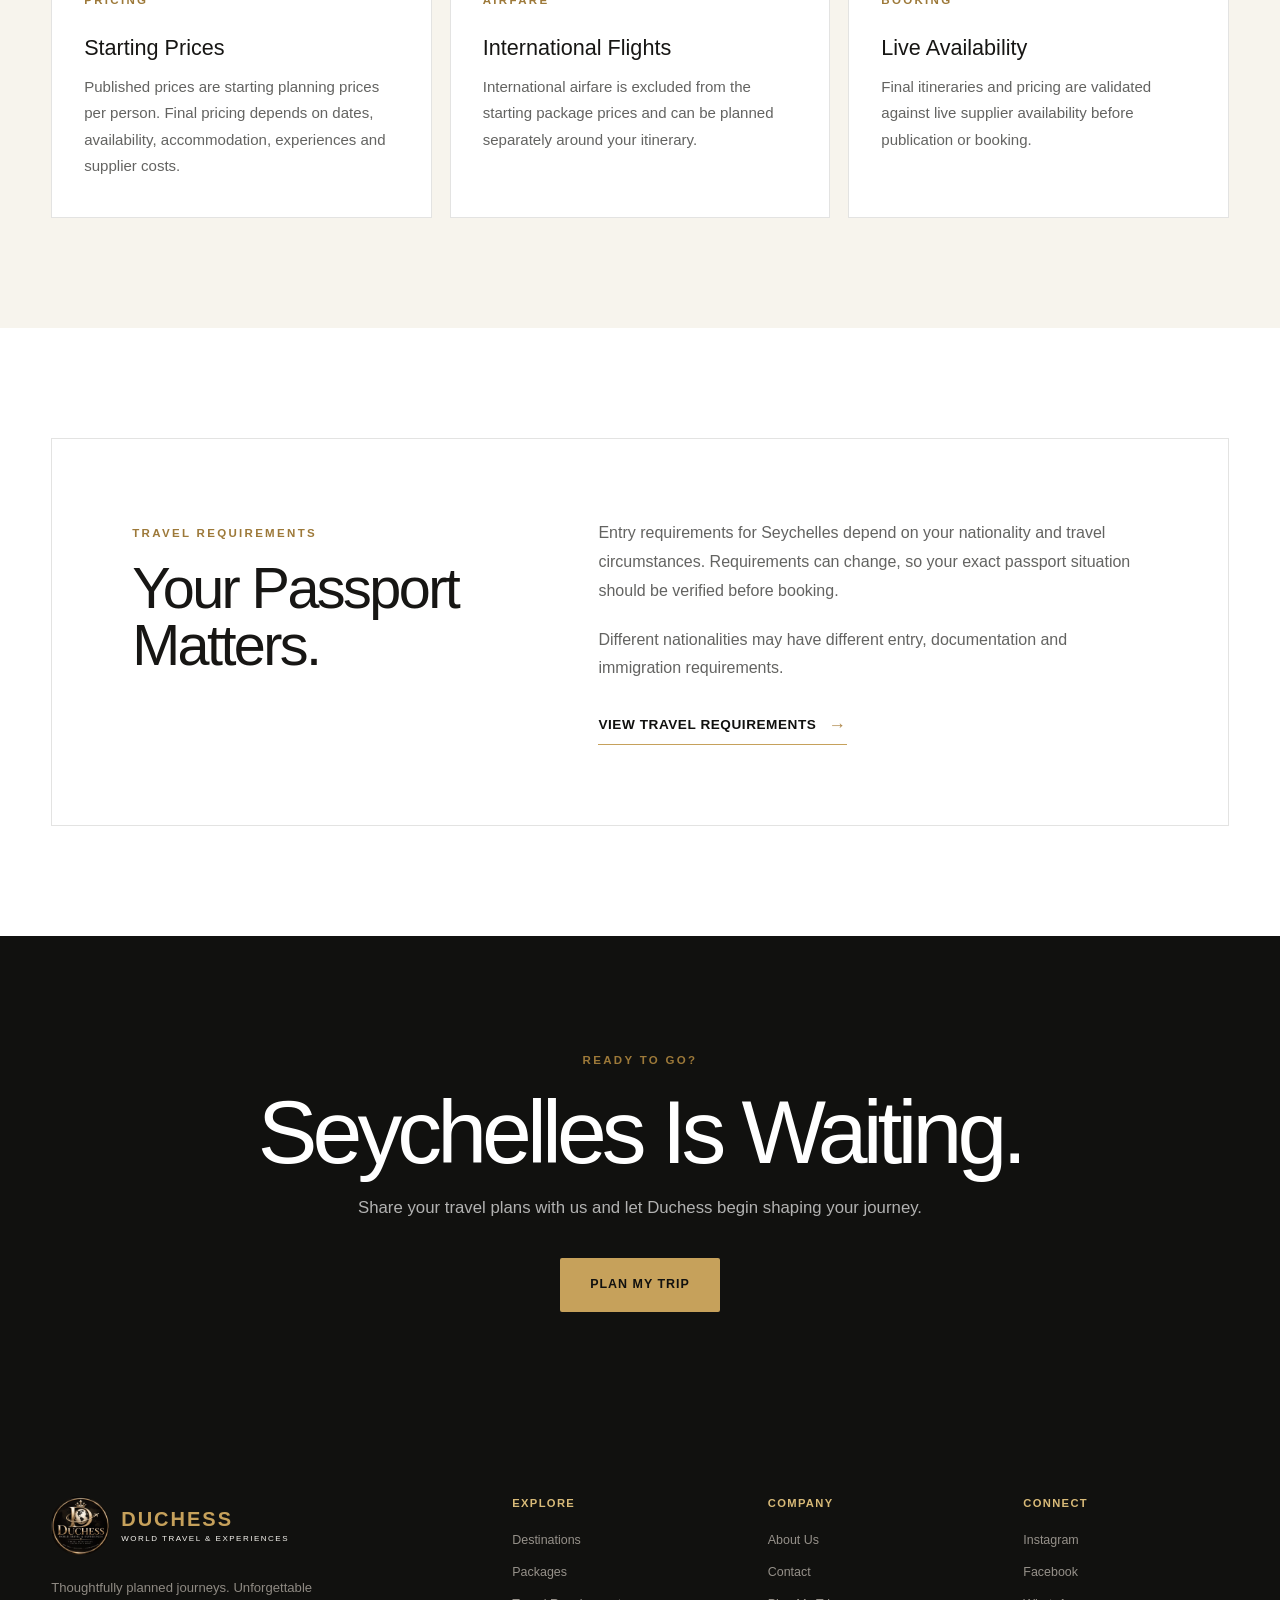
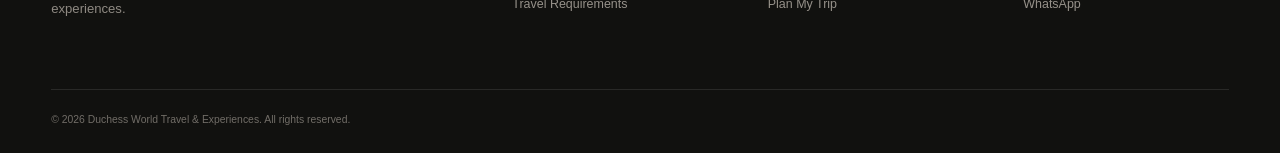
<file: destination-seychelles.html>
<!DOCTYPE html>
<html lang="en">
<head>
    <meta charset="UTF-8">
    <meta name="viewport" content="width=device-width, initial-scale=1.0">

    <title>Seychelles | Duchess World Travel & Experiences</title>

    <meta
        name="description"
        content="Explore Seychelles with Duchess World Travel & Experiences — luxury island journeys through Mahé, Praslin and La Digue."
    >

    <link rel="stylesheet" href="css/style.css">
</head>

<body>
<!-- =====================================================
         HEADER / NAVIGATION
    ====================================================== -->

    <header class="site-header">

        <div class="container nav-container">


            <!-- BRAND -->

            <a
                href="index.html"
                class="brand"
            >

                <img
                    src="images/duchess-logo.jpeg"
                    alt="Duchess World Travel & Experiences"
                    class="brand-logo"
                >

                <span class="brand-name">

                    <strong>
                        DUCHESS
                    </strong>

                    <small>
                        WORLD TRAVEL & EXPERIENCES
                    </small>

                </span>

            </a>


            <!-- DESKTOP NAVIGATION -->

            <nav class="main-nav">

                <a href="about.html" >
                    About Us
                </a>

                <a href="index.html">
                    Home
                </a>

                <a href="destinations.html">
                    Destinations
                </a>

                <a
                    href="packages.html"
                    
                >
                    Packages
                </a>

                <a href="requirements.html"
               
                >
                    Travel Requirements
                </a>

                <a href="contact.html"
              
                >
                    Contact
                </a>

            </nav>


            <!-- START PLANNING -->

            <a
                href="request-trip.html"
                class="nav-cta"
            >
                Start Planning
            </a>


            <!-- MOBILE MENU BUTTON -->

            <button
                class="menu-toggle"
                type="button"
                aria-label="Open menu"
                aria-expanded="false"
            >

                <span></span>
                <span></span>
                <span></span>

            </button>


            <!-- MOBILE NAVIGATION -->

            <nav class="mobile-nav">

                <a href="about.html"
                
                >
                    About Us
                </a>

                <a href="index.html">
                    Home
                </a>

                <a href="destinations.html">
                    Destinations
                </a>

                <a
                    href="packages.html"
                    
                >
                    Packages
                </a>

                <a href="requirements.html"
                
                >
                    Travel Requirements
                </a>

                <a href="contact.html"
                
                >
                    Contact
                </a>

                <a
                    href="request-trip.html"
                    class="mobile-nav-cta"
                >
                    Start Planning
                </a>

            </nav>


        </div>

    </header>




    <!-- =========================
         MAIN
    ========================== -->

    <main>


        <!-- =========================
             HERO
        ========================== -->

        <section class="destination-detail-hero seychelles-hero">

            <div class="destination-detail-overlay"></div>


            <div class="container destination-detail-hero-content">

                <span class="eyebrow">
                    DUCHESS AFRICA COLLECTION
                </span>


                <h1>
                    Seychelles
                </h1>


             


                <div class="destination-hero-meta">

                 

                    <span>
                        INDIAN OCEAN
                    </span>

                </div>

            </div>

        </section>


        <!-- =========================
             INTRO
        ========================== -->

        <section class="section destination-detail-intro">

            <div class="container">

                <div class="destination-detail-intro-grid">


                    <div>

                        <span class="eyebrow">
                            THE SEYCHELLES JOURNEY
                        </span>


                        <h2>
                            From Mahé<br>
                            to La Digue.
                        </h2>

                    </div>


                    <div>

                        <p>
                            Experience Seychelles through a carefully
                            curated combination of island beauty,
                            exceptional hospitality and unhurried luxury.
                        </p>


                        <p>
                            Begin on Mahé before discovering the distinctive
                            character of Praslin and La Digue, with time
                            to relax, explore and enjoy the Indian Ocean
                            at its most beautiful.
                        </p>

                    </div>

                </div>

            </div>

        </section>


        <!-- =========================
             SIGNATURE EXPERIENCE
        ========================== -->

        <section class="section destination-experience">

            <div class="container">


                <div class="section-heading centered">

                    <span class="eyebrow">
                        SIGNATURE EXPERIENCE
                    </span>


                    <h2>
                        Seychelles, Curated<br>
                        the Duchess Way.
                    </h2>


                    <p>
                        A journey designed around beautiful island
                        settings, refined accommodation, private
                        experiences and plenty of time to simply enjoy
                        the destination.
                    </p>

                </div>


                <div class="experience-grid">


                    <!-- EXPERIENCE 01 -->

                    <div class="experience-card">

                     


                        <h3>
                            Mahé Island
                        </h3>


                        <p>
                            Begin your journey on the main island with
                            a refined stay surrounded by dramatic
                            mountains, tropical landscapes and
                            beautiful coastline.
                        </p>

                    </div>


                    <!-- EXPERIENCE 02 -->

                    <div class="experience-card">

                     


                        <h3>
                            Praslin Escape
                        </h3>


                        <p>
                            Discover Praslin's distinctive beaches,
                            lush interiors and relaxed island atmosphere
                            through carefully curated experiences.
                        </p>

                    </div>


                    <!-- EXPERIENCE 03 -->

                    <div class="experience-card">

                     


                        <h3>
                            La Digue
                        </h3>


                        <p>
                            Experience the laid-back charm of La Digue,
                            known for its striking beaches, granite
                            formations and slow island rhythm.
                        </p>

                    </div>


                    <!-- EXPERIENCE 04 -->

                    <div class="experience-card">

                   


                        <h3>
                            Indian Ocean Leisure
                        </h3>


                        <p>
                            Leave space for beautiful beaches, private
                            island moments, ocean experiences and
                            restorative time at your resort.
                        </p>

                    </div>

                </div>

            </div>

        </section>


        <!-- =========================
             JOURNEY OPTIONS
        ========================== -->

        <section class="section journey-options">

            <div class="container">


                <div class="section-heading">

                    <span class="eyebrow">
                        CHOOSE YOUR JOURNEY
                    </span>


                    <h2>
                        Three Ways<br>
                        to Experience Seychelles.
                    </h2>


                    <p>
                        Choose the pace and depth of experience that
                        best fits your travel plans.
                    </p>

                </div>


                <div class="journey-options-grid">


                    <!-- =====================
                         WEEKEND ESCAPE
                    ====================== -->

                    <article class="journey-option-card">

                        <div class="journey-option-top">

                            <span class="journey-option-number">
                                01
                            </span>


                            <span class="eyebrow">
                                4 DAYS / 3 NIGHTS
                            </span>

                        </div>


                        <h3>
                            Duchess Weekend Escape
                        </h3>


                        <p>
                            A polished island escape designed around
                            Seychelles' most beautiful coastal experiences
                            for travellers looking for a shorter luxury
                            getaway.
                        </p>


                        <div class="journey-price">

                            <span>
                                Individual from
                            </span>


                            <strong>
                                $3,800
                            </strong>


                            <span>
                                Group from $3,100
                            </span>

                        </div>


                        <a
                            href="request-trip.html"
                            class="btn btn-secondary"
                        >
                            Request This Journey
                        </a>

                    </article>


                    <!-- =====================
                         SIGNATURE JOURNEY
                    ====================== -->

                    <article class="journey-option-card featured">

                        <div class="journey-option-top">

                            <span class="journey-option-number">
                                02
                            </span>


                            <span class="eyebrow">
                                5 DAYS / 4 NIGHTS
                            </span>

                        </div>


                        <h3>
                            Duchess Signature Journey
                        </h3>


                        <p>
                            A balanced introduction to Seychelles
                            combining island discovery, curated
                            experiences and elevated accommodation.
                        </p>


                        <div class="journey-price">

                            <span>
                                Individual from
                            </span>


                            <strong>
                                $4,700
                            </strong>


                            <span>
                                Group from $3,850
                            </span>

                        </div>


                        <a
                            href="request-trip.html"
                            class="btn btn-primary"
                        >
                            Request This Journey
                        </a>

                    </article>


                    <!-- =====================
                         LUXURY JOURNEY
                    ====================== -->

                    <article class="journey-option-card">

                        <div class="journey-option-top">

                            <span class="journey-option-number">
                                03
                            </span>


                            <span class="eyebrow">
                                8 DAYS / 7 NIGHTS
                            </span>

                        </div>


                        <h3>
                            Duchess Luxury Journey
                        </h3>


                        <p>
                            The fullest Seychelles experience,
                            combining premium island stays, deeper
                            exploration and private experiences across
                            the destination.
                        </p>


                        <div class="journey-price">

                            <span>
                                Individual from
                            </span>


                            <strong>
                                $6,900
                            </strong>


                            <span>
                                Group from $5,650
                            </span>

                        </div>


                        <a
                            href="request-trip.html"
                            class="btn btn-secondary"
                        >
                            Request This Journey
                        </a>

                    </article>

                </div>

            </div>

        </section>


        <!-- =========================
             HIGHLIGHTS
        ========================== -->

        <section class="section destination-highlights">

            <div class="container">

                <div class="destination-highlights-grid">


                    <div>

                        <span class="eyebrow">
                            VISUAL HIGHLIGHTS
                        </span>


                        <h2>
                            The Places<br>
                            You'll Remember.
                        </h2>

                    </div>


                    <div class="highlight-list">


                        <!-- HIGHLIGHT 01 -->

                        <div class="highlight-item">

                            <span>
                                01
                            </span>


                            <div>

                                <h3>
                                    Mahé
                                </h3>


                                <p>
                                    Seychelles' largest island, combining
                                    dramatic mountain scenery, beautiful
                                    beaches and refined resort experiences.
                                </p>

                            </div>

                        </div>


                        <!-- HIGHLIGHT 02 -->

                        <div class="highlight-item">

                            <span>
                                02
                            </span>


                            <div>

                                <h3>
                                    Praslin
                                </h3>


                                <p>
                                    A lush island known for extraordinary
                                    beaches, tropical landscapes and a
                                    more relaxed pace of discovery.
                                </p>

                            </div>

                        </div>


                        <!-- HIGHLIGHT 03 -->

                        <div class="highlight-item">

                            <span>
                                03
                            </span>


                            <div>

                                <h3>
                                    La Digue
                                </h3>


                                <p>
                                    An intimate island escape celebrated
                                    for its granite landscapes, beaches
                                    and distinctive slow-island atmosphere.
                                </p>

                            </div>

                        </div>

                    </div>

                </div>

            </div>

        </section>


        <!-- =========================
             BEST SEASON
        ========================== -->

        <section class="section destination-season">

            <div class="container">

                <div class="destination-season-inner">


                    <div>

                        <span class="eyebrow">
                            WHEN TO GO
                        </span>


                        <h2>
                            The Right Season<br>
                            for Your Journey.
                        </h2>

                    </div>


                    <div>

                        <p>
                            Seychelles can be enjoyed throughout much
                            of the year, with different periods offering
                            different combinations of weather, sea
                            conditions and island experiences.
                        </p>


                        <p>
                            <strong>April to May</strong> and
                            <strong>October to November</strong> can
                            be particularly appealing for travellers
                            looking for a balance of warm weather and
                            favourable conditions.
                        </p>

                    </div>

                </div>

            </div>

        </section>


        <!-- =========================
             PLANNING & PRICING
        ========================== -->

        <section class="section destination-planning">

            <div class="container">


                <div class="section-heading centered">

                    <span class="eyebrow">
                        PLANNING YOUR JOURNEY
                    </span>


                    <h2>
                        Your Seychelles Journey<br>
                        Starts With a Conversation.
                    </h2>


                    <p>
                        Tell us what you're looking for and our team
                        will help shape the right Seychelles experience
                        around your travel plans.
                    </p>

                </div>


                <div class="planning-info-grid">


                    <!-- PRICING -->

                    <div class="planning-info-card">

                        <span class="eyebrow">
                            PRICING
                        </span>


                        <h3>
                            Starting Prices
                        </h3>


                        <p>
                            Published prices are starting planning
                            prices per person. Final pricing depends
                            on dates, availability, accommodation,
                            experiences and supplier costs.
                        </p>

                    </div>


                    <!-- AIRFARE -->

                    <div class="planning-info-card">

                        <span class="eyebrow">
                            AIRFARE
                        </span>


                        <h3>
                            International Flights
                        </h3>


                        <p>
                            International airfare is excluded from
                            the starting package prices and can be
                            planned separately around your itinerary.
                        </p>

                    </div>


                    <!-- BOOKING -->

                    <div class="planning-info-card">

                        <span class="eyebrow">
                            BOOKING
                        </span>


                        <h3>
                            Live Availability
                        </h3>


                        <p>
                            Final itineraries and pricing are validated
                            against live supplier availability before
                            publication or booking.
                        </p>

                    </div>

                </div>

            </div>

        </section>


        <!-- =========================
             VISA SNAPSHOT
        ========================== -->

        <section class="section visa-snapshot">

            <div class="container">

                <div class="visa-snapshot-inner">


                    <div>

                        <span class="eyebrow">
                            TRAVEL REQUIREMENTS
                        </span>


                        <h2>
                            Your Passport<br>
                            Matters.
                        </h2>

                    </div>


                    <div>

                        <p>
                            Entry requirements for Seychelles depend on
                            your nationality and travel circumstances.
                            Requirements can change, so your exact
                            passport situation should be verified
                            before booking.
                        </p>


                        <p>
                            Different nationalities may have different
                            entry, documentation and immigration
                            requirements.
                        </p>


                        <a
                            href="requirements.html"
                            class="text-link"
                        >
                            View Travel Requirements
                            <span>→</span>
                        </a>

                    </div>

                </div>

            </div>

        </section>


        <!-- =========================
             FINAL CTA
        ========================== -->

        <section class="destination-final-cta section">

            <div class="container">

                <div class="destination-final-cta-inner">

                    <span class="eyebrow">
                        READY TO GO?
                    </span>


                    <h2>
                        Seychelles Is Waiting.
                    </h2>


                    <p>
                        Share your travel plans with us and let
                        Duchess begin shaping your journey.
                    </p>


                    <a
                        href="request-trip.html"
                        class="btn btn-primary"
                    >
                        Plan My Trip
                    </a>

                </div>

            </div>

        </section>

    </main>


    <!-- =========================
         FOOTER
    ========================== -->

    <footer class="site-footer">

        <div class="container footer-grid">


            <div class="footer-brand">

                <a href="index.html" class="brand">

                    <img
                        src="images/duchess-logo.jpeg"
                        alt="Duchess World Travel & Experiences"
                        class="brand-logo"
                    >


                    <span class="brand-name">

                        <strong>
                            DUCHESS
                        </strong>


                        <small>
                            WORLD TRAVEL & EXPERIENCES
                        </small>

                    </span>

                </a>


                <p>
                    Thoughtfully planned journeys.
                    Unforgettable experiences.
                </p>

            </div>


            <div class="footer-column">

                <h4>
                    Explore
                </h4>


                <a href="destinations.html">
                    Destinations
                </a>


                <a href="packages.html">
                    Packages
                </a>


                <a href="requirements.html">
                    Travel Requirements
                </a>

            </div>


            <div class="footer-column">

                <h4>
                    Company
                </h4>


                <a href="about.html">
                    About Us
                </a>


                <a href="contact.html">
                    Contact
                </a>


                <a href="request-trip.html">
                    Plan My Trip
                </a>

            </div>


            <div class="footer-column">

                <h4>
                    Connect
                </h4>


                <a href="#">
                    Instagram
                </a>


                <a href="#">
                    Facebook
                </a>


                <a href="#">
                    WhatsApp
                </a>

            </div>

        </div>


        <div class="container footer-bottom">

            <p>
                © 2026 Duchess World Travel & Experiences.
                All rights reserved.
            </p>

        </div>

    </footer>


    <!-- =========================
         JAVASCRIPT
    ========================== -->

    <script src="js/main.js"></script>

</body>
</html>
</file>
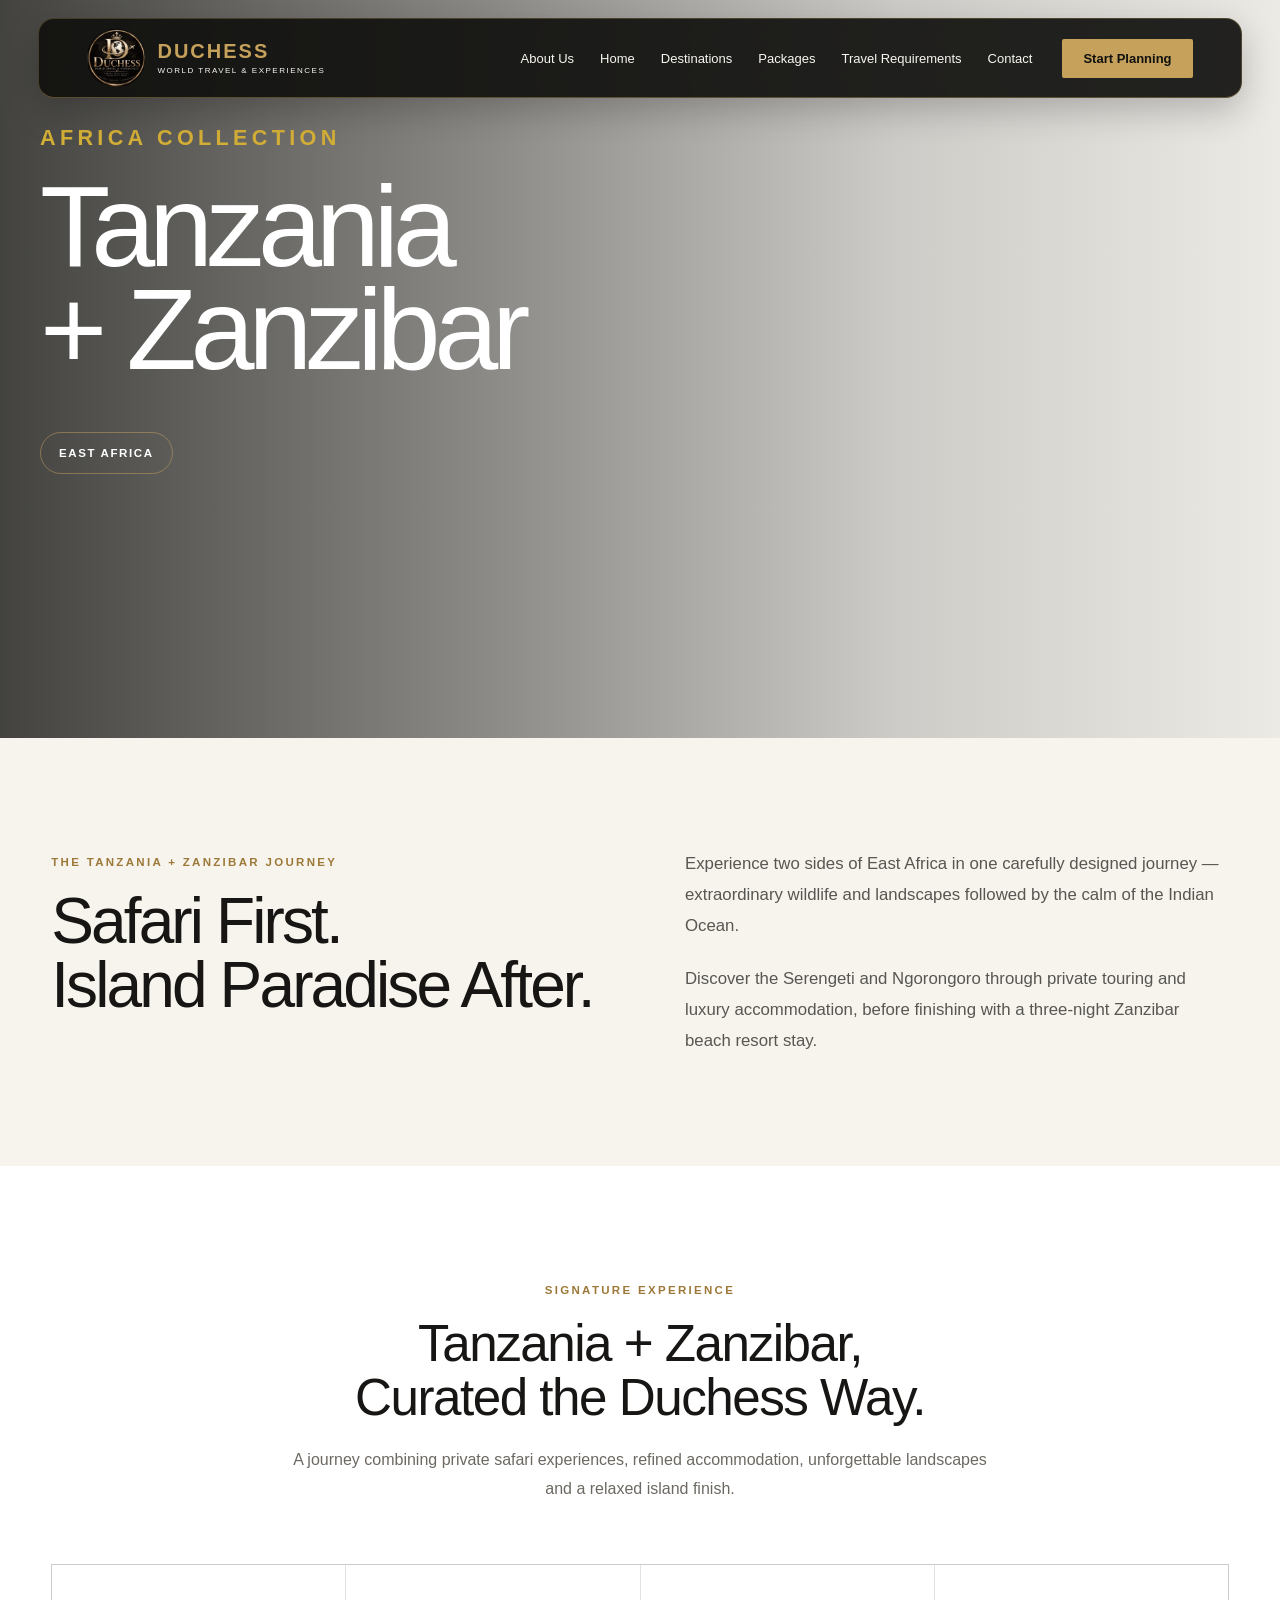
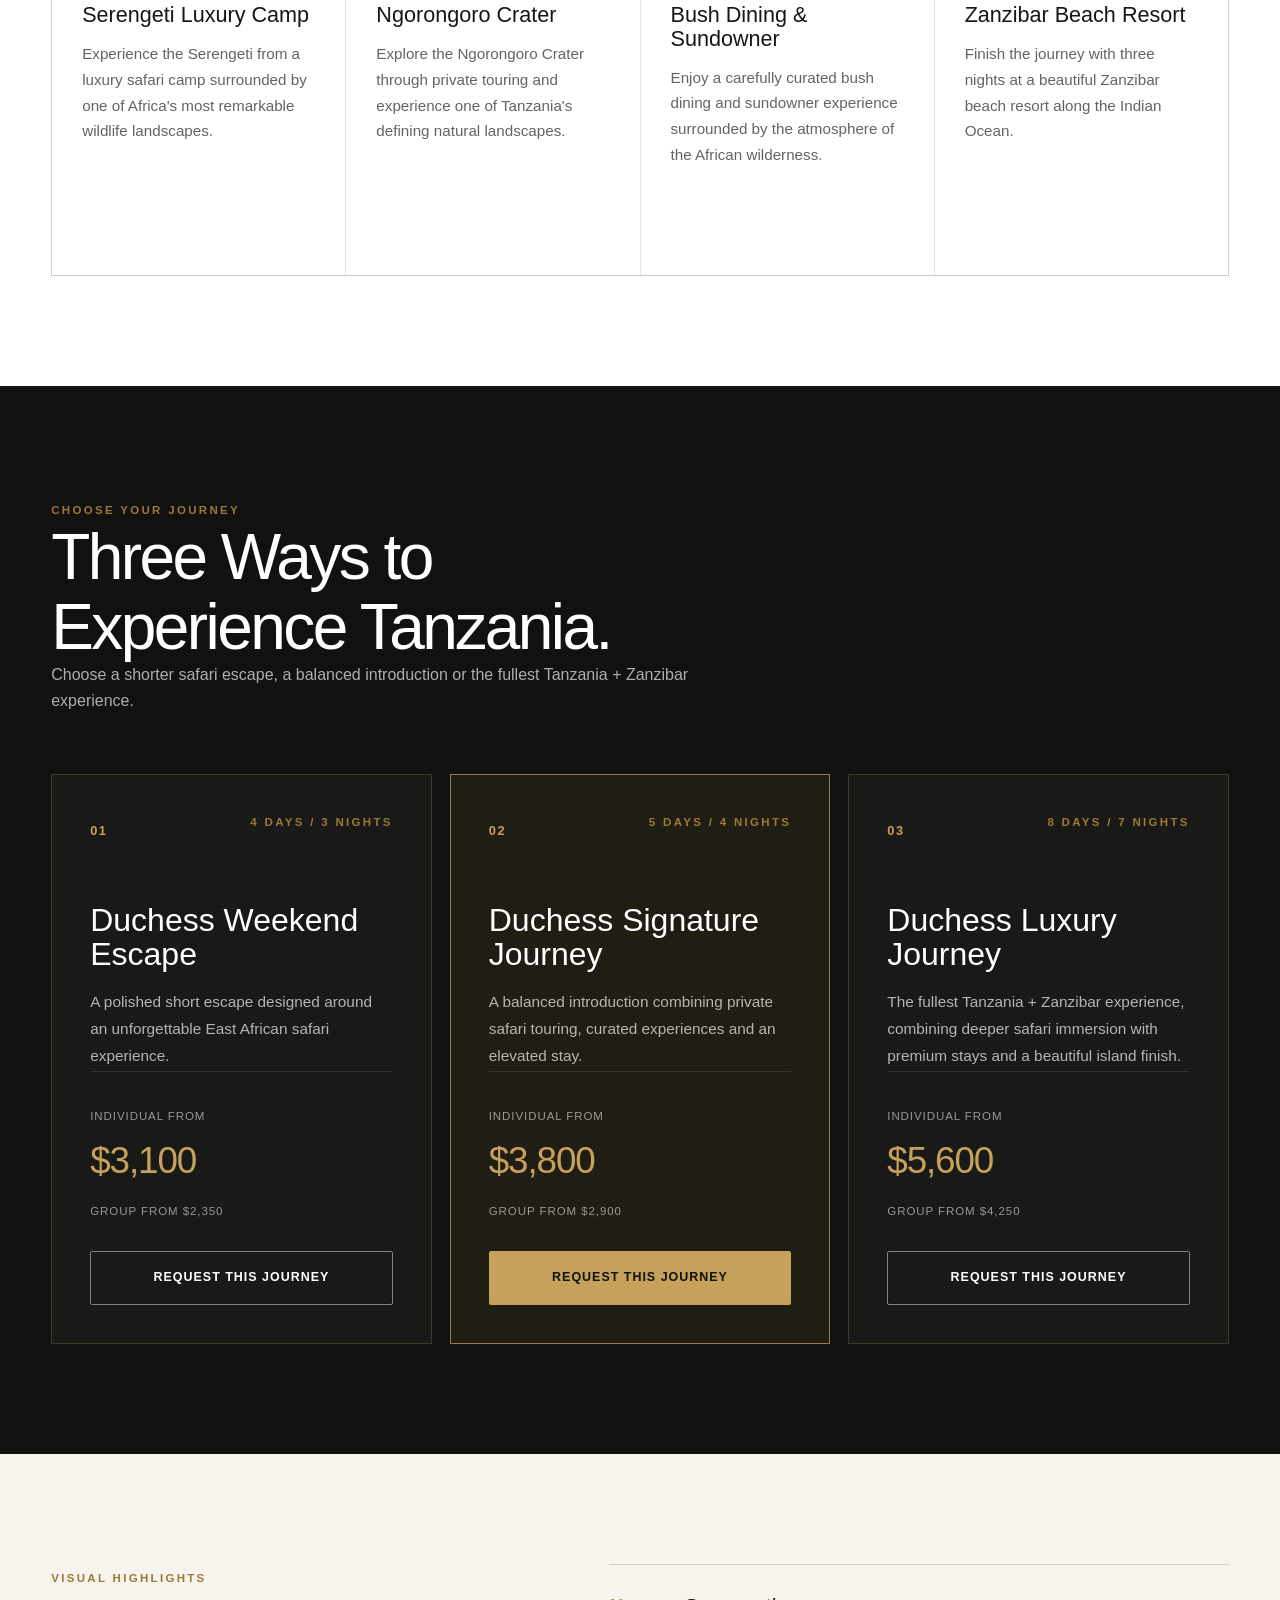
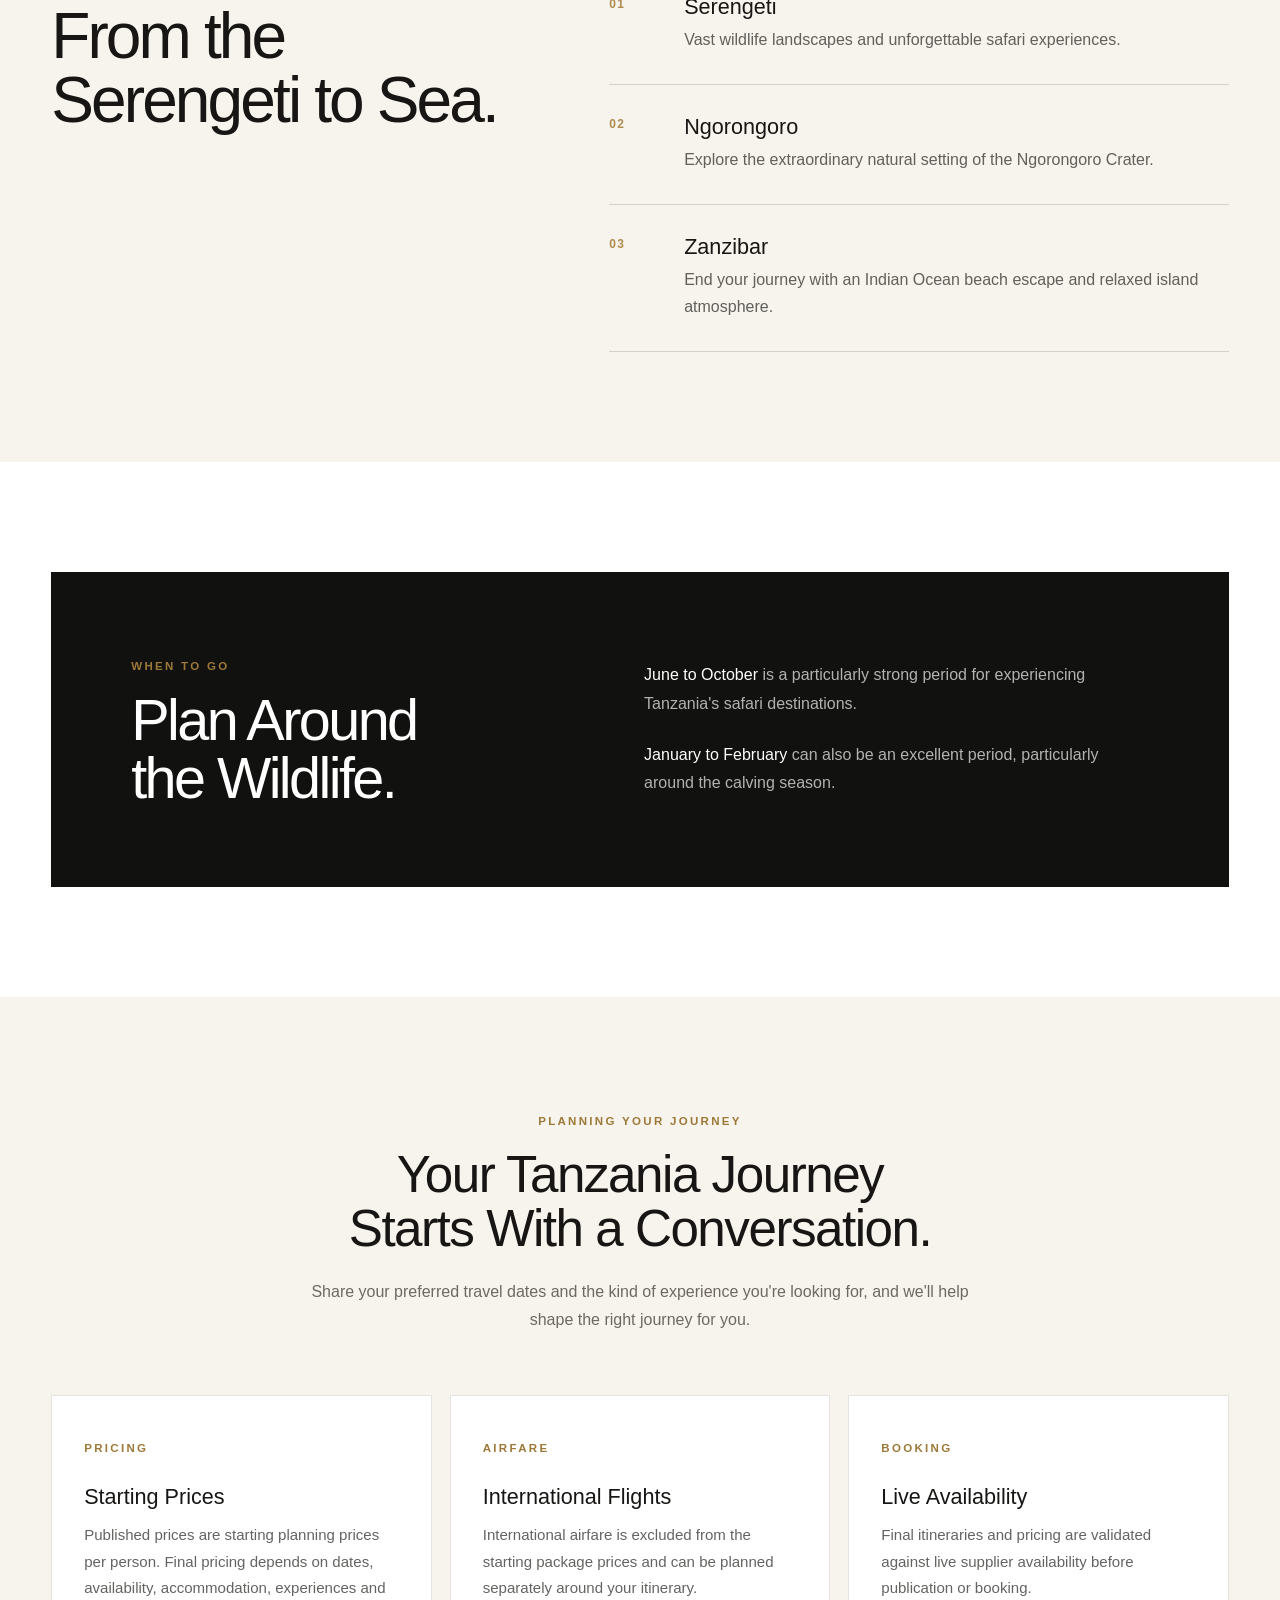
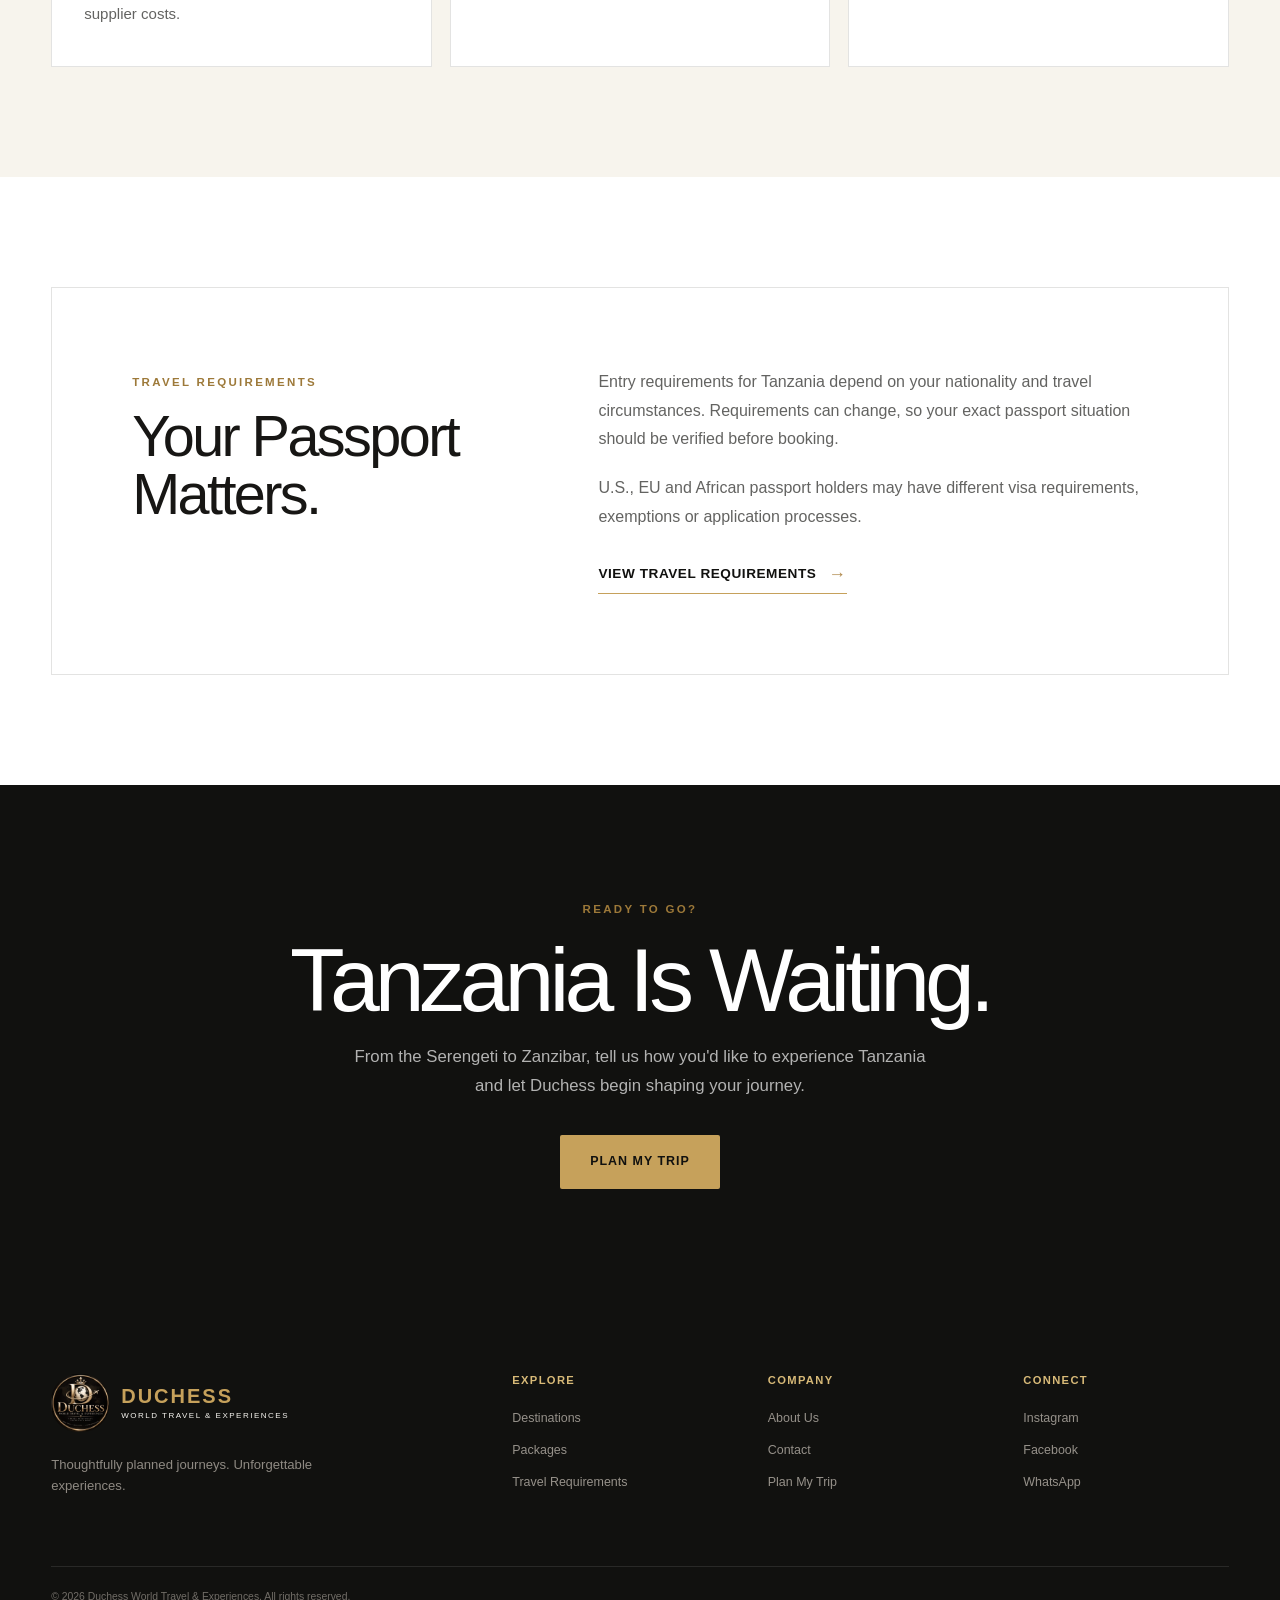
<file: destination-tanzania.html>
<!DOCTYPE html>
<html lang="en">
<head>
    <meta charset="UTF-8">
    <meta name="viewport" content="width=device-width, initial-scale=1.0">

    <title>Tanzania + Zanzibar | Duchess World Travel & Experiences</title>

    <meta
        name="description"
        content="Explore Tanzania and Zanzibar with Duchess World Travel & Experiences — luxury safari experiences across the Serengeti and Ngorongoro, followed by an Indian Ocean escape."
    >

    <link rel="stylesheet" href="css/style.css">
</head>

<body>

<!-- =====================================================
         HEADER / NAVIGATION
    ====================================================== -->

    <header class="site-header">

        <div class="container nav-container">


            <!-- BRAND -->

            <a
                href="index.html"
                class="brand"
            >

                <img
                    src="images/duchess-logo.jpeg"
                    alt="Duchess World Travel & Experiences"
                    class="brand-logo"
                >

                <span class="brand-name">

                    <strong>
                        DUCHESS
                    </strong>

                    <small>
                        WORLD TRAVEL & EXPERIENCES
                    </small>

                </span>

            </a>


            <!-- DESKTOP NAVIGATION -->

            <nav class="main-nav">

                <a href="about.html" >
                    About Us
                </a>

                <a href="index.html">
                    Home
                </a>

                <a href="destinations.html">
                    Destinations
                </a>

                <a
                    href="packages.html"
                    
                >
                    Packages
                </a>

                <a href="requirements.html"
               
                >
                    Travel Requirements
                </a>

                <a href="contact.html"
              
                >
                    Contact
                </a>

            </nav>


            <!-- START PLANNING -->

            <a
                href="request-trip.html"
                class="nav-cta"
            >
                Start Planning
            </a>


            <!-- MOBILE MENU BUTTON -->

            <button
                class="menu-toggle"
                type="button"
                aria-label="Open menu"
                aria-expanded="false"
            >

                <span></span>
                <span></span>
                <span></span>

            </button>


            <!-- MOBILE NAVIGATION -->

            <nav class="mobile-nav">

                <a href="about.html"
                
                >
                    About Us
                </a>

                <a href="index.html">
                    Home
                </a>

                <a href="destinations.html">
                    Destinations
                </a>

                <a
                    href="packages.html"
                    
                >
                    Packages
                </a>

                <a href="requirements.html"
                
                >
                    Travel Requirements
                </a>

                <a href="contact.html"
                
                >
                    Contact
                </a>

                <a
                    href="request-trip.html"
                    class="mobile-nav-cta"
                >
                    Start Planning
                </a>

            </nav>


        </div>

    </header>




    <!-- =========================
         HERO
    ========================== -->

    <main>

        <section
            class="destination-detail-hero tanzania-hero"
            style="background-image: url('https://images.unsplash.com/photo-1516026672322-bc52d61a55d5?auto=format&fit=crop&w=2000&q=90');"
        >

            <div class="destination-detail-overlay"></div>

            <div class="container destination-detail-hero-content">

                <p class="eyebrow">AFRICA COLLECTION</p>


                <h1>
                    Tanzania<br>
                    + Zanzibar
                </h1>

               

                <div class="destination-hero-meta">

                

                    <span>
                        EAST AFRICA
                    </span>

                </div>

            </div>

        </section>


        <!-- =========================
             INTRO
        ========================== -->

        <section class="section destination-detail-intro">

            <div class="container">

                <div class="destination-detail-intro-grid">

                    <div>

                        <span class="eyebrow">
                            THE TANZANIA + ZANZIBAR JOURNEY
                        </span>

                        <h2>
                            Safari First.<br>
                            Island Paradise After.
                        </h2>

                    </div>

                    <div>

                        <p>
                            Experience two sides of East Africa in one
                            carefully designed journey — extraordinary
                            wildlife and landscapes followed by the
                            calm of the Indian Ocean.
                        </p>

                        <p>
                            Discover the Serengeti and Ngorongoro through
                            private touring and luxury accommodation,
                            before finishing with a three-night Zanzibar
                            beach resort stay.
                        </p>

                    </div>

                </div>

            </div>

        </section>


        <!-- =========================
             SIGNATURE EXPERIENCE
        ========================== -->

        <section class="section destination-experience">

            <div class="container">

                <div class="section-heading centered">

                    <span class="eyebrow">
                        SIGNATURE EXPERIENCE
                    </span>

                    <h2>
                        Tanzania + Zanzibar,<br>
                        Curated the Duchess Way.
                    </h2>

                    <p>
                        A journey combining private safari experiences,
                        refined accommodation, unforgettable landscapes
                        and a relaxed island finish.
                    </p>

                </div>


                <div class="experience-grid">

                    <div class="experience-card">

                       

                        <h3>
                            Serengeti Luxury Camp
                        </h3>

                        <p>
                            Experience the Serengeti from a luxury
                            safari camp surrounded by one of Africa's
                            most remarkable wildlife landscapes.
                        </p>

                    </div>


                    <div class="experience-card">


                        <h3>
                            Ngorongoro Crater
                        </h3>

                        <p>
                            Explore the Ngorongoro Crater through
                            private touring and experience one of
                            Tanzania's defining natural landscapes.
                        </p>

                    </div>


                    <div class="experience-card">

                     

                        <h3>
                            Bush Dining & Sundowner
                        </h3>

                        <p>
                            Enjoy a carefully curated bush dining
                            and sundowner experience surrounded by
                            the atmosphere of the African wilderness.
                        </p>

                    </div>


                    <div class="experience-card">

                      

                        <h3>
                            Zanzibar Beach Resort
                        </h3>

                        <p>
                            Finish the journey with three nights at
                            a beautiful Zanzibar beach resort along
                            the Indian Ocean.
                        </p>

                    </div>

                </div>

            </div>

        </section>


        <!-- =========================
             JOURNEY OPTIONS
        ========================== -->

        <section class="section journey-options">

            <div class="container">

                <div class="section-heading">

                    <span class="eyebrow">
                        CHOOSE YOUR JOURNEY
                    </span>

                    <h2>
                        Three Ways to<br>
                        Experience Tanzania.
                    </h2>

                    <p>
                        Choose a shorter safari escape, a balanced
                        introduction or the fullest Tanzania +
                        Zanzibar experience.
                    </p>

                </div>


                <div class="journey-options-grid">


                    <!-- WEEKEND ESCAPE -->

                    <article class="journey-option-card">

                        <div class="journey-option-top">

                            <span class="journey-option-number">
                                01
                            </span>

                            <span class="eyebrow">
                                4 DAYS / 3 NIGHTS
                            </span>

                        </div>

                        <h3>
                            Duchess Weekend Escape
                        </h3>

                        <p>
                            A polished short escape designed around
                            an unforgettable East African safari
                            experience.
                        </p>

                        <div class="journey-price">

                            <span>
                                Individual from
                            </span>

                            <strong>
                                $3,100
                            </strong>

                            <span>
                                Group from $2,350
                            </span>

                        </div>

                        <a
                            href="request-trip.html"
                            class="btn btn-secondary"
                        >
                            Request This Journey
                        </a>

                    </article>


                    <!-- SIGNATURE JOURNEY -->

                    <article class="journey-option-card featured">

                        <div class="journey-option-top">

                            <span class="journey-option-number">
                                02
                            </span>

                            <span class="eyebrow">
                                5 DAYS / 4 NIGHTS
                            </span>

                        </div>

                        <h3>
                            Duchess Signature Journey
                        </h3>

                        <p>
                            A balanced introduction combining
                            private safari touring, curated experiences
                            and an elevated stay.
                        </p>

                        <div class="journey-price">

                            <span>
                                Individual from
                            </span>

                            <strong>
                                $3,800
                            </strong>

                            <span>
                                Group from $2,900
                            </span>

                        </div>

                        <a
                            href="request-trip.html"
                            class="btn btn-primary"
                        >
                            Request This Journey
                        </a>

                    </article>


                    <!-- LUXURY JOURNEY -->

                    <article class="journey-option-card">

                        <div class="journey-option-top">

                            <span class="journey-option-number">
                                03
                            </span>

                            <span class="eyebrow">
                                8 DAYS / 7 NIGHTS
                            </span>

                        </div>

                        <h3>
                            Duchess Luxury Journey
                        </h3>

                        <p>
                            The fullest Tanzania + Zanzibar experience,
                            combining deeper safari immersion with
                            premium stays and a beautiful island finish.
                        </p>

                        <div class="journey-price">

                            <span>
                                Individual from
                            </span>

                            <strong>
                                $5,600
                            </strong>

                            <span>
                                Group from $4,250
                            </span>

                        </div>

                        <a
                            href="request-trip.html"
                            class="btn btn-secondary"
                        >
                            Request This Journey
                        </a>

                    </article>

                </div>

            </div>

        </section>


        <!-- =========================
             HIGHLIGHTS
        ========================== -->

        <section class="section destination-highlights">

            <div class="container">

                <div class="destination-highlights-grid">

                    <div>

                        <span class="eyebrow">
                            VISUAL HIGHLIGHTS
                        </span>

                        <h2>
                            From the<br>
                            Serengeti to Sea.
                        </h2>

                    </div>


                    <div class="highlight-list">

                        <div class="highlight-item">

                            <span>
                                01
                            </span>

                            <div>

                                <h3>
                                    Serengeti
                                </h3>

                                <p>
                                    Vast wildlife landscapes and
                                    unforgettable safari experiences.
                                </p>

                            </div>

                        </div>


                        <div class="highlight-item">

                            <span>
                                02
                            </span>

                            <div>

                                <h3>
                                    Ngorongoro
                                </h3>

                                <p>
                                    Explore the extraordinary natural
                                    setting of the Ngorongoro Crater.
                                </p>

                            </div>

                        </div>


                        <div class="highlight-item">

                            <span>
                                03
                            </span>

                            <div>

                                <h3>
                                    Zanzibar
                                </h3>

                                <p>
                                    End your journey with an Indian
                                    Ocean beach escape and relaxed
                                    island atmosphere.
                                </p>

                            </div>

                        </div>

                    </div>

                </div>

            </div>

        </section>


        <!-- =========================
             BEST SEASON
        ========================== -->

        <section class="section destination-season">

            <div class="container">

                <div class="destination-season-inner">

                    <div>

                        <span class="eyebrow">
                            WHEN TO GO
                        </span>

                        <h2>
                            Plan Around<br>
                            the Wildlife.
                        </h2>

                    </div>

                    <div>

                        <p>
                            <strong>June to October</strong> is a
                            particularly strong period for experiencing
                            Tanzania's safari destinations.
                        </p>

                        <p>
                            <strong>January to February</strong> can
                            also be an excellent period, particularly
                            around the calving season.
                        </p>

                    </div>

                </div>

            </div>

        </section>


        <!-- =========================
             PLANNING & PRICING
        ========================== -->

        <section class="section destination-planning">

            <div class="container">

                <div class="section-heading centered">

                    <span class="eyebrow">
                        PLANNING YOUR JOURNEY
                    </span>

                    <h2>
                        Your Tanzania Journey<br>
                        Starts With a Conversation.
                    </h2>

                    <p>
                        Share your preferred travel dates and the
                        kind of experience you're looking for, and
                        we'll help shape the right journey for you.
                    </p>

                </div>


                <div class="planning-info-grid">

                    <div class="planning-info-card">

                        <span class="eyebrow">
                            PRICING
                        </span>

                        <h3>
                            Starting Prices
                        </h3>

                        <p>
                            Published prices are starting planning
                            prices per person. Final pricing depends
                            on dates, availability, accommodation,
                            experiences and supplier costs.
                        </p>

                    </div>


                    <div class="planning-info-card">

                        <span class="eyebrow">
                            AIRFARE
                        </span>

                        <h3>
                            International Flights
                        </h3>

                        <p>
                            International airfare is excluded from
                            the starting package prices and can be
                            planned separately around your itinerary.
                        </p>

                    </div>


                    <div class="planning-info-card">

                        <span class="eyebrow">
                            BOOKING
                        </span>

                        <h3>
                            Live Availability
                        </h3>

                        <p>
                            Final itineraries and pricing are validated
                            against live supplier availability before
                            publication or booking.
                        </p>

                    </div>

                </div>

            </div>

        </section>


        <!-- =========================
             VISA SNAPSHOT
        ========================== -->

        <section class="section visa-snapshot">

            <div class="container">

                <div class="visa-snapshot-inner">

                    <div>

                        <span class="eyebrow">
                            TRAVEL REQUIREMENTS
                        </span>

                        <h2>
                            Your Passport<br>
                            Matters.
                        </h2>

                    </div>

                    <div>

                        <p>
                            Entry requirements for Tanzania depend on
                            your nationality and travel circumstances.
                            Requirements can change, so your exact
                            passport situation should be verified
                            before booking.
                        </p>

                        <p>
                            U.S., EU and African passport holders may
                            have different visa requirements, exemptions
                            or application processes.
                        </p>

                        <a
                            href="requirements.html"
                            class="text-link"
                        >
                            View Travel Requirements
                            <span>→</span>
                        </a>

                    </div>

                </div>

            </div>

        </section>


        <!-- =========================
             FINAL CTA
        ========================== -->

        <section class="destination-final-cta section">

            <div class="container">

                <div class="destination-final-cta-inner">

                    <span class="eyebrow">
                        READY TO GO?
                    </span>

                    <h2>
                        Tanzania Is Waiting.
                    </h2>

                    <p>
                        From the Serengeti to Zanzibar, tell us
                        how you'd like to experience Tanzania and
                        let Duchess begin shaping your journey.
                    </p>

                    <a
                        href="request-trip.html"
                        class="btn btn-primary"
                    >
                        Plan My Trip
                    </a>

                </div>

            </div>

        </section>

    </main>


    <!-- =========================
         FOOTER
    ========================== -->

    <footer class="site-footer">

        <div class="container footer-grid">

            <div class="footer-brand">

                <a href="index.html" class="brand">

                    <img
                        src="images/duchess-logo.jpeg"
                        alt="Duchess World Travel & Experiences"
                        class="brand-logo"
                    >

                    <span class="brand-name">

                        <strong>
                            DUCHESS
                        </strong>

                        <small>
                            WORLD TRAVEL & EXPERIENCES
                        </small>

                    </span>

                </a>

                <p>
                    Thoughtfully planned journeys.
                    Unforgettable experiences.
                </p>

            </div>


            <div class="footer-column">

                <h4>
                    Explore
                </h4>

                <a href="destinations.html">
                    Destinations
                </a>

                <a href="packages.html">
                    Packages
                </a>

                <a href="requirements.html">
                    Travel Requirements
                </a>

            </div>


            <div class="footer-column">

                <h4>
                    Company
                </h4>

                <a href="about.html">
                    About Us
                </a>

                <a href="contact.html">
                    Contact
                </a>

                <a href="request-trip.html">
                    Plan My Trip
                </a>

            </div>


            <div class="footer-column">

                <h4>
                    Connect
                </h4>

                <a href="#">
                    Instagram
                </a>

                <a href="#">
                    Facebook
                </a>

                <a href="#">
                    WhatsApp
                </a>

            </div>

        </div>


        <div class="container footer-bottom">

            <p>
                © 2026 Duchess World Travel & Experiences.
                All rights reserved.
            </p>

        </div>

    </footer>


    <!-- =========================
         JAVASCRIPT
    ========================== -->

    <script src="js/main.js"></script>

</body>
</html>
</file>
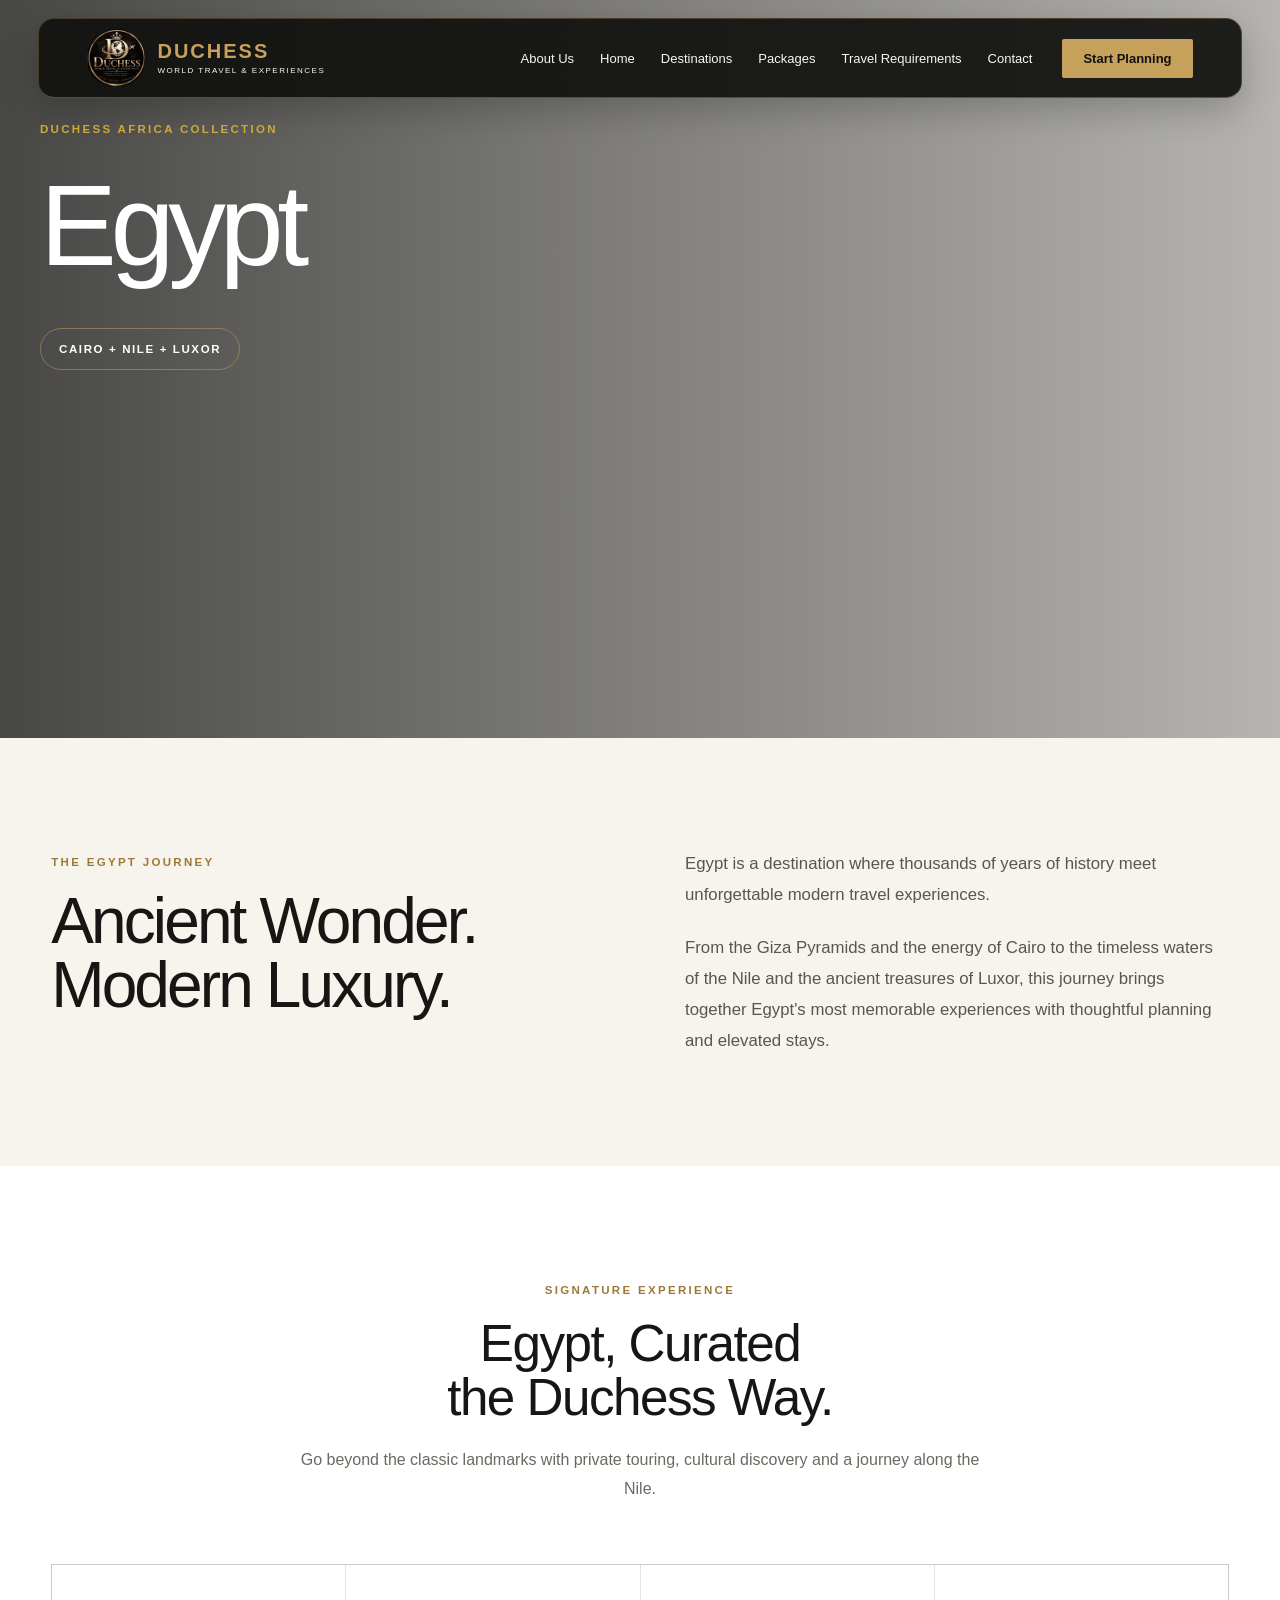
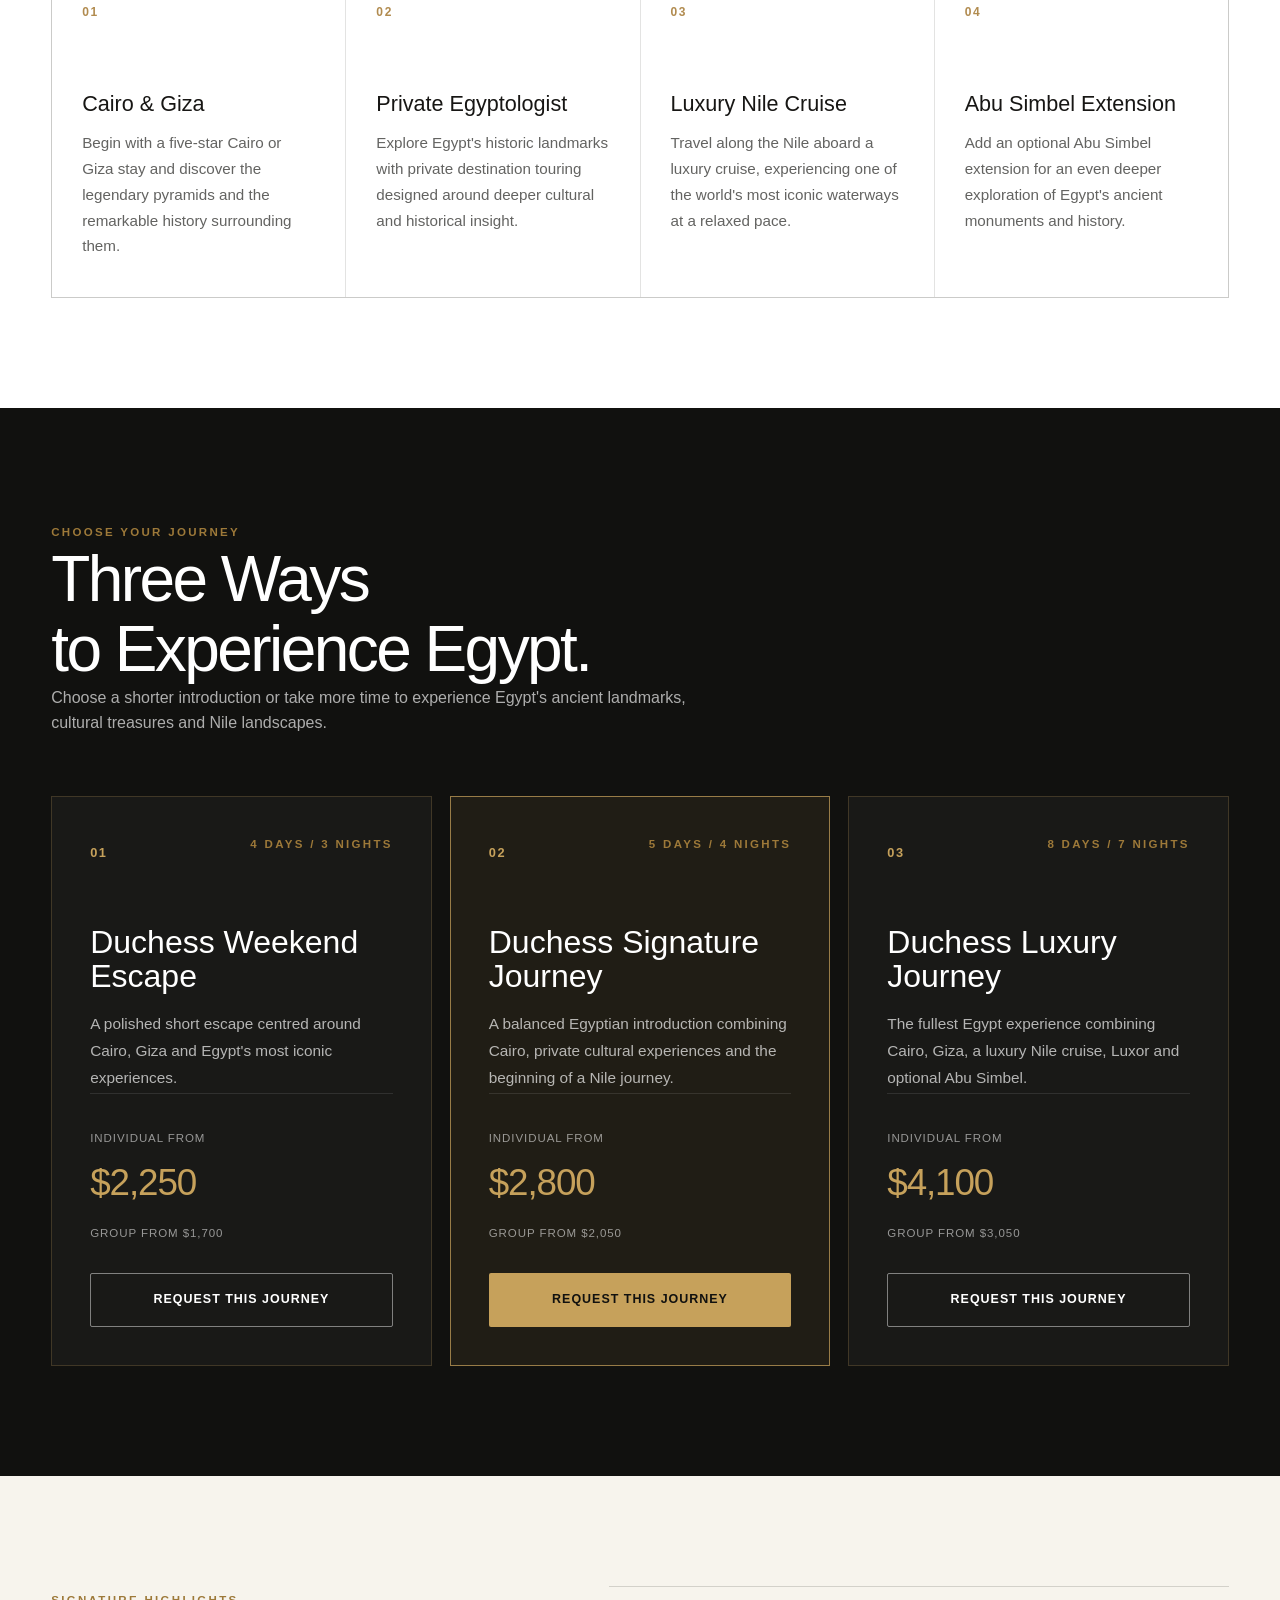
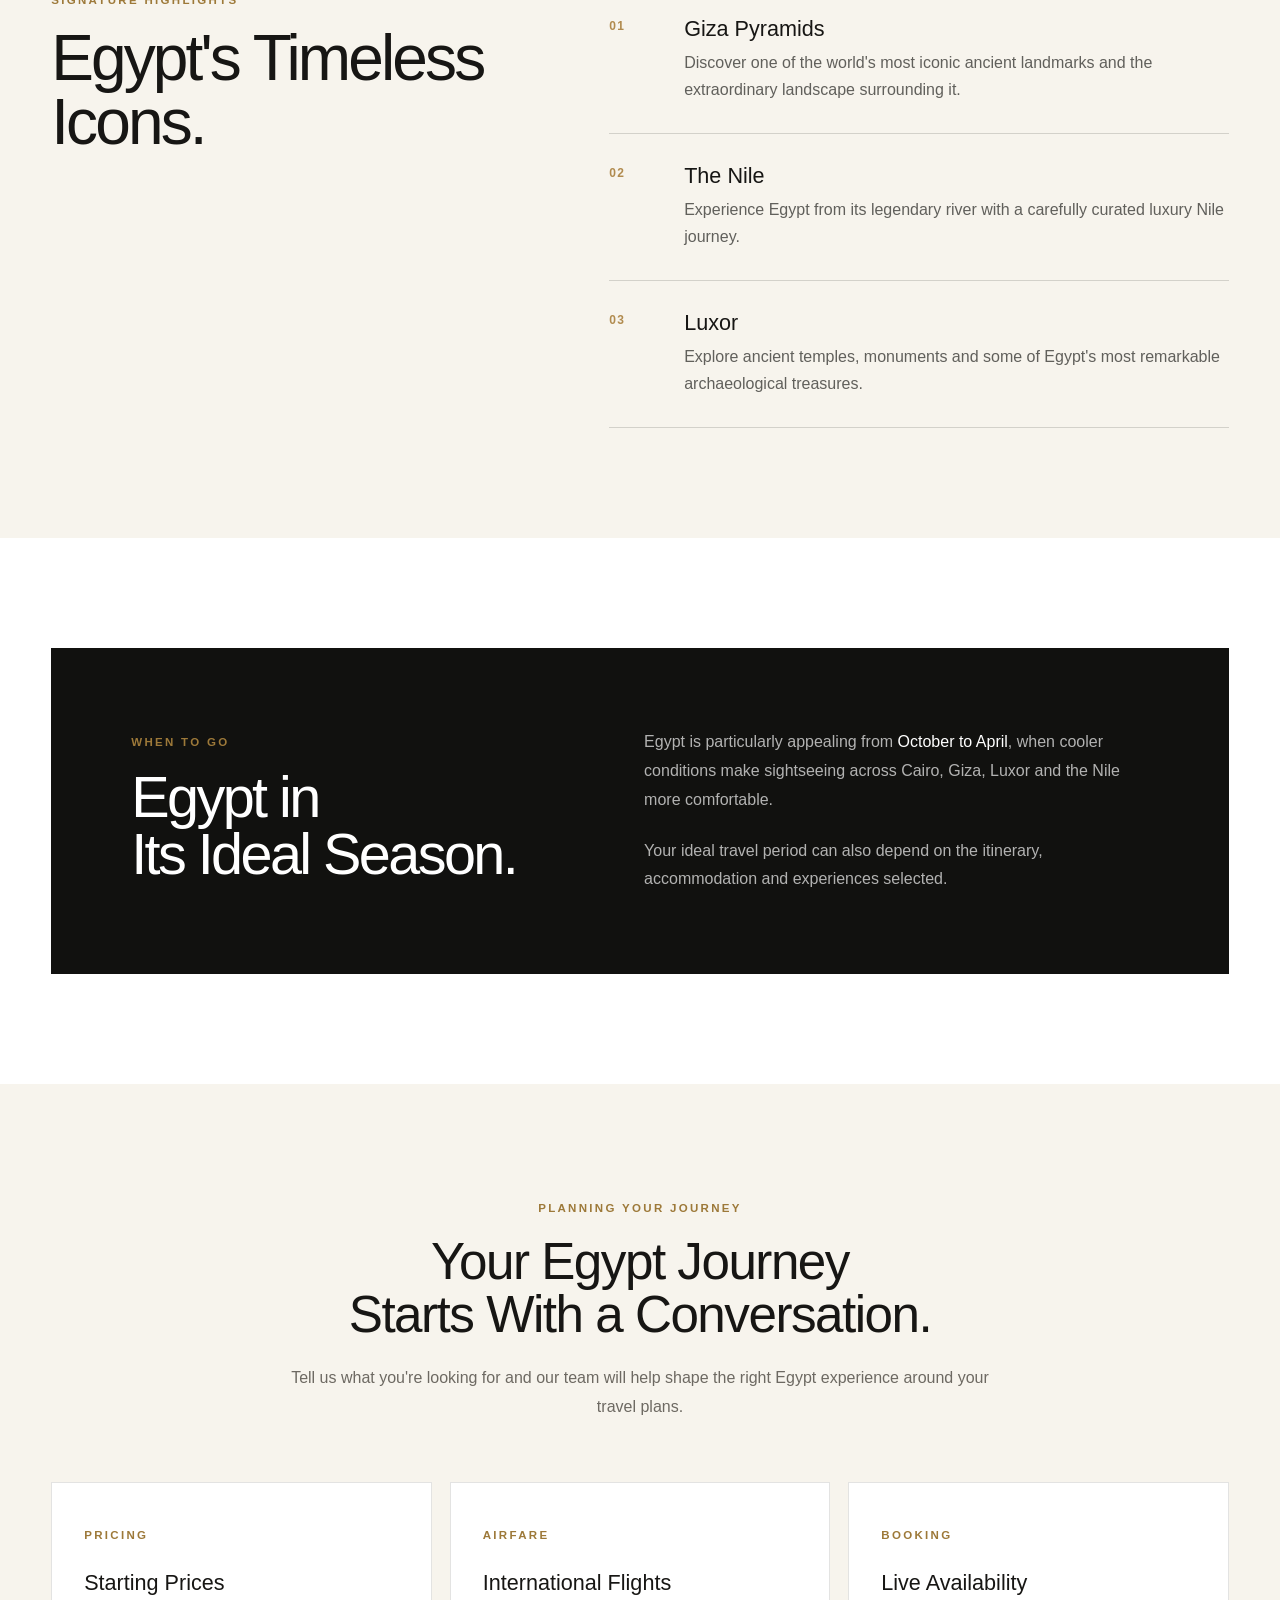
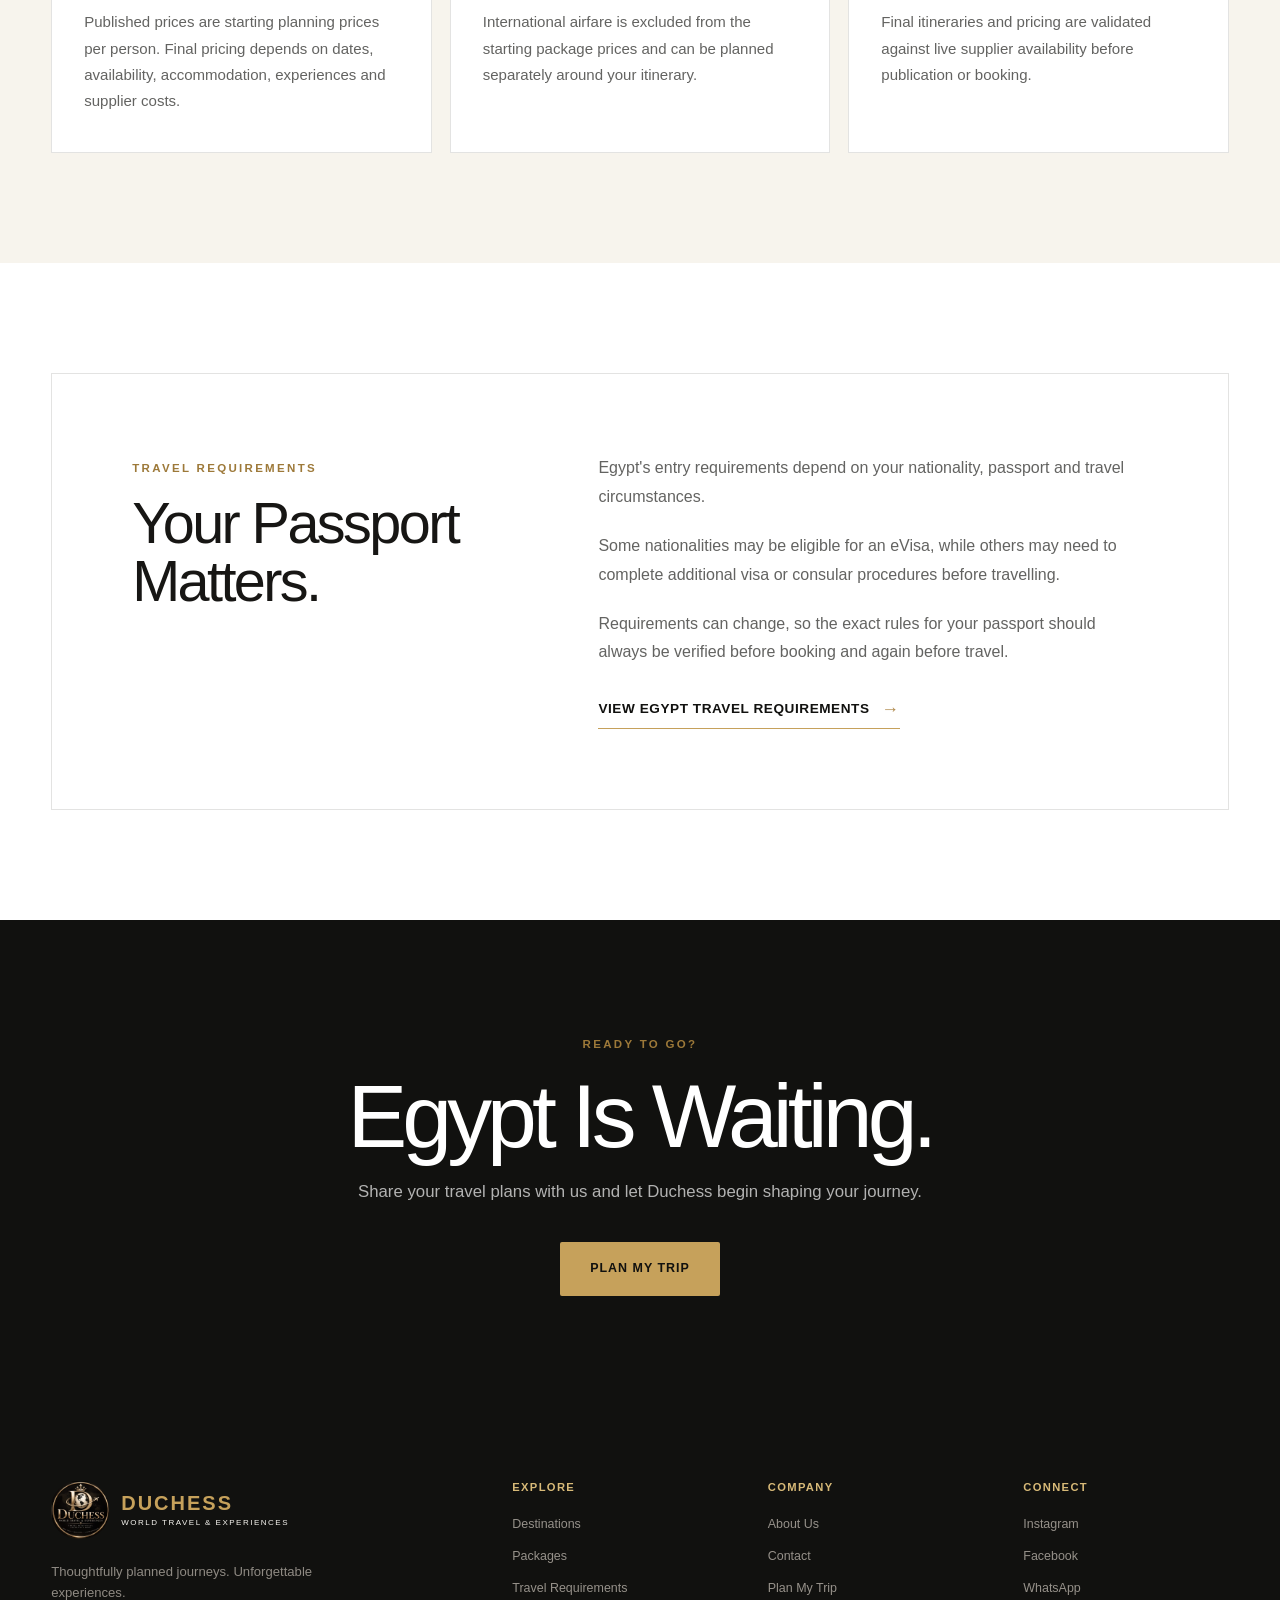
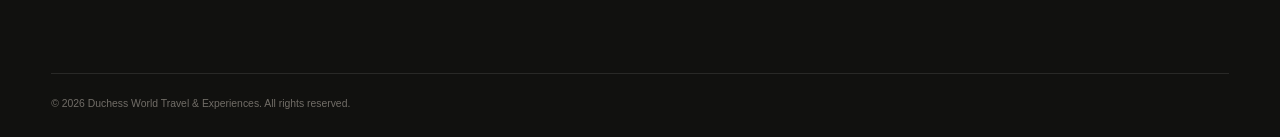
<file: egypt.html>
<!DOCTYPE html>
<html lang="en">
<head>
    <meta charset="UTF-8">
    <meta name="viewport" content="width=device-width, initial-scale=1.0">

    <title>Egypt | Duchess World Travel & Experiences</title>

    <meta
        name="description"
        content="Explore Egypt with Duchess World Travel & Experiences — Cairo, the Giza Pyramids, Luxor and a luxury Nile experience."
    >

    <link rel="stylesheet" href="css/style.css">
</head>

<body>

<!-- =====================================================
         HEADER / NAVIGATION
    ====================================================== -->

    <header class="site-header">

        <div class="container nav-container">


            <!-- BRAND -->

            <a
                href="index.html"
                class="brand"
            >

                <img
                    src="images/duchess-logo.jpeg"
                    alt="Duchess World Travel & Experiences"
                    class="brand-logo"
                >

                <span class="brand-name">

                    <strong>
                        DUCHESS
                    </strong>

                    <small>
                        WORLD TRAVEL & EXPERIENCES
                    </small>

                </span>

            </a>


            <!-- DESKTOP NAVIGATION -->

            <nav class="main-nav">

                <a href="about.html" >
                    About Us
                </a>

                <a href="index.html">
                    Home
                </a>

                <a href="destinations.html">
                    Destinations
                </a>

                <a
                    href="packages.html"
                    
                >
                    Packages
                </a>

                <a href="requirements.html"
               
                >
                    Travel Requirements
                </a>

                <a href="contact.html"
              
                >
                    Contact
                </a>

            </nav>


            <!-- START PLANNING -->

            <a
                href="request-trip.html"
                class="nav-cta"
            >
                Start Planning
            </a>


            <!-- MOBILE MENU BUTTON -->

            <button
                class="menu-toggle"
                type="button"
                aria-label="Open menu"
                aria-expanded="false"
            >

                <span></span>
                <span></span>
                <span></span>

            </button>


            <!-- MOBILE NAVIGATION -->

            <nav class="mobile-nav">

                <a href="about.html"
                
                >
                    About Us
                </a>

                <a href="index.html">
                    Home
                </a>

                <a href="destinations.html">
                    Destinations
                </a>

                <a
                    href="packages.html"
                    
                >
                    Packages
                </a>

                <a href="requirements.html"
                
                >
                    Travel Requirements
                </a>

                <a href="contact.html"
                
                >
                    Contact
                </a>

                <a
                    href="request-trip.html"
                    class="mobile-nav-cta"
                >
                    Start Planning
                </a>

            </nav>


        </div>

    </header>




    <!-- =========================
         HERO
    ========================== -->

    <main>

        <section class="destination-detail-hero egypt-collection-hero">

            <div class="destination-detail-overlay"></div>

            <div class="container destination-detail-hero-content">

                <span class="eyebrow">
                    DUCHESS AFRICA COLLECTION
                </span>

                <h1>
                    Egypt
                </h1>

                <div class="destination-hero-meta">

                    <span>
                        CAIRO + NILE + LUXOR
                    </span>

                </div>

            </div>

        </section>


        <!-- =========================
             INTRO
        ========================== -->

        <section class="section destination-detail-intro">

            <div class="container">

                <div class="destination-detail-intro-grid">

                    <div>

                        <span class="eyebrow">
                            THE EGYPT JOURNEY
                        </span>

                        <h2>
                            Ancient Wonder.<br>
                            Modern Luxury.
                        </h2>

                    </div>

                    <div>

                        <p>
                            Egypt is a destination where thousands of years
                            of history meet unforgettable modern travel
                            experiences.
                        </p>

                        <p>
                            From the Giza Pyramids and the energy of Cairo
                            to the timeless waters of the Nile and the
                            ancient treasures of Luxor, this journey brings
                            together Egypt's most memorable experiences with
                            thoughtful planning and elevated stays.
                        </p>

                    </div>

                </div>

            </div>

        </section>


        <!-- =========================
             SIGNATURE EXPERIENCE
        ========================== -->

        <section class="section destination-experience">

            <div class="container">

                <div class="section-heading centered">

                    <span class="eyebrow">
                        SIGNATURE EXPERIENCE
                    </span>

                    <h2>
                        Egypt, Curated<br>
                        the Duchess Way.
                    </h2>

                    <p>
                        Go beyond the classic landmarks with private
                        touring, cultural discovery and a journey along
                        the Nile.
                    </p>

                </div>


                <div class="experience-grid">

                    <div class="experience-card">

                        <span class="experience-number">
                            01
                        </span>

                        <h3>
                            Cairo & Giza
                        </h3>

                        <p>
                            Begin with a five-star Cairo or Giza stay
                            and discover the legendary pyramids and the
                            remarkable history surrounding them.
                        </p>

                    </div>


                    <div class="experience-card">

                        <span class="experience-number">
                            02
                        </span>

                        <h3>
                            Private Egyptologist
                        </h3>

                        <p>
                            Explore Egypt's historic landmarks with
                            private destination touring designed around
                            deeper cultural and historical insight.
                        </p>

                    </div>


                    <div class="experience-card">

                        <span class="experience-number">
                            03
                        </span>

                        <h3>
                            Luxury Nile Cruise
                        </h3>

                        <p>
                            Travel along the Nile aboard a luxury cruise,
                            experiencing one of the world's most iconic
                            waterways at a relaxed pace.
                        </p>

                    </div>


                    <div class="experience-card">

                        <span class="experience-number">
                            04
                        </span>

                        <h3>
                            Abu Simbel Extension
                        </h3>

                        <p>
                            Add an optional Abu Simbel extension for an
                            even deeper exploration of Egypt's ancient
                            monuments and history.
                        </p>

                    </div>

                </div>

            </div>

        </section>


        <!-- =========================
             JOURNEY OPTIONS
        ========================== -->

        <section class="section journey-options">

            <div class="container">

                <div class="section-heading">

                    <span class="eyebrow">
                        CHOOSE YOUR JOURNEY
                    </span>

                    <h2>
                        Three Ways<br>
                        to Experience Egypt.
                    </h2>

                    <p>
                        Choose a shorter introduction or take more time
                        to experience Egypt's ancient landmarks, cultural
                        treasures and Nile landscapes.
                    </p>

                </div>


                <div class="journey-options-grid">


                    <!-- WEEKEND -->

                    <article class="journey-option-card">

                        <div class="journey-option-top">

                            <span class="journey-option-number">
                                01
                            </span>

                            <span class="eyebrow">
                                4 DAYS / 3 NIGHTS
                            </span>

                        </div>

                        <h3>
                            Duchess Weekend Escape
                        </h3>

                        <p>
                            A polished short escape centred around
                            Cairo, Giza and Egypt's most iconic
                            experiences.
                        </p>

                        <div class="journey-price">

                            <span>
                                Individual from
                            </span>

                            <strong>
                                $2,250
                            </strong>

                            <span>
                                Group from $1,700
                            </span>

                        </div>

                        <a
                            href="request-trip.html"
                            class="btn btn-secondary"
                        >
                            Request This Journey
                        </a>

                    </article>


                    <!-- SIGNATURE -->

                    <article class="journey-option-card featured">

                        <div class="journey-option-top">

                            <span class="journey-option-number">
                                02
                            </span>

                            <span class="eyebrow">
                                5 DAYS / 4 NIGHTS
                            </span>

                        </div>

                        <h3>
                            Duchess Signature Journey
                        </h3>

                        <p>
                            A balanced Egyptian introduction combining
                            Cairo, private cultural experiences and the
                            beginning of a Nile journey.
                        </p>

                        <div class="journey-price">

                            <span>
                                Individual from
                            </span>

                            <strong>
                                $2,800
                            </strong>

                            <span>
                                Group from $2,050
                            </span>

                        </div>

                        <a
                            href="request-trip.html"
                            class="btn btn-primary"
                        >
                            Request This Journey
                        </a>

                    </article>


                    <!-- LUXURY -->

                    <article class="journey-option-card">

                        <div class="journey-option-top">

                            <span class="journey-option-number">
                                03
                            </span>

                            <span class="eyebrow">
                                8 DAYS / 7 NIGHTS
                            </span>

                        </div>

                        <h3>
                            Duchess Luxury Journey
                        </h3>

                        <p>
                            The fullest Egypt experience combining
                            Cairo, Giza, a luxury Nile cruise, Luxor
                            and optional Abu Simbel.
                        </p>

                        <div class="journey-price">

                            <span>
                                Individual from
                            </span>

                            <strong>
                                $4,100
                            </strong>

                            <span>
                                Group from $3,050
                            </span>

                        </div>

                        <a
                            href="request-trip.html"
                            class="btn btn-secondary"
                        >
                            Request This Journey
                        </a>

                    </article>

                </div>

            </div>

        </section>


        <!-- =========================
             HIGHLIGHTS
        ========================== -->

        <section class="section destination-highlights">

            <div class="container">

                <div class="destination-highlights-grid">

                    <div>

                        <span class="eyebrow">
                            SIGNATURE HIGHLIGHTS
                        </span>

                        <h2>
                            Egypt's Timeless<br>
                            Icons.
                        </h2>

                    </div>


                    <div class="highlight-list">

                        <div class="highlight-item">

                            <span>
                                01
                            </span>

                            <div>

                                <h3>
                                    Giza Pyramids
                                </h3>

                                <p>
                                    Discover one of the world's most
                                    iconic ancient landmarks and the
                                    extraordinary landscape surrounding it.
                                </p>

                            </div>

                        </div>


                        <div class="highlight-item">

                            <span>
                                02
                            </span>

                            <div>

                                <h3>
                                    The Nile
                                </h3>

                                <p>
                                    Experience Egypt from its legendary
                                    river with a carefully curated
                                    luxury Nile journey.
                                </p>

                            </div>

                        </div>


                        <div class="highlight-item">

                            <span>
                                03
                            </span>

                            <div>

                                <h3>
                                    Luxor
                                </h3>

                                <p>
                                    Explore ancient temples, monuments
                                    and some of Egypt's most remarkable
                                    archaeological treasures.
                                </p>

                            </div>

                        </div>

                    </div>

                </div>

            </div>

        </section>


        <!-- =========================
             BEST SEASON
        ========================== -->

        <section class="section destination-season">

            <div class="container">

                <div class="destination-season-inner">

                    <div>

                        <span class="eyebrow">
                            WHEN TO GO
                        </span>

                        <h2>
                            Egypt in<br>
                            Its Ideal Season.
                        </h2>

                    </div>

                    <div>

                        <p>
                            Egypt is particularly appealing from
                            <strong>October to April</strong>, when
                            cooler conditions make sightseeing across
                            Cairo, Giza, Luxor and the Nile more comfortable.
                        </p>

                        <p>
                            Your ideal travel period can also depend on
                            the itinerary, accommodation and experiences
                            selected.
                        </p>

                    </div>

                </div>

            </div>

        </section>


        <!-- =========================
             PLANNING & PRICING
        ========================== -->

        <section class="section destination-planning">

            <div class="container">

                <div class="section-heading centered">

                    <span class="eyebrow">
                        PLANNING YOUR JOURNEY
                    </span>

                    <h2>
                        Your Egypt Journey<br>
                        Starts With a Conversation.
                    </h2>

                    <p>
                        Tell us what you're looking for and our team
                        will help shape the right Egypt experience
                        around your travel plans.
                    </p>

                </div>


                <div class="planning-info-grid">

                    <div class="planning-info-card">

                        <span class="eyebrow">
                            PRICING
                        </span>

                        <h3>
                            Starting Prices
                        </h3>

                        <p>
                            Published prices are starting planning
                            prices per person. Final pricing depends
                            on dates, availability, accommodation,
                            experiences and supplier costs.
                        </p>

                    </div>


                    <div class="planning-info-card">

                        <span class="eyebrow">
                            AIRFARE
                        </span>

                        <h3>
                            International Flights
                        </h3>

                        <p>
                            International airfare is excluded from
                            the starting package prices and can be
                            planned separately around your itinerary.
                        </p>

                    </div>


                    <div class="planning-info-card">

                        <span class="eyebrow">
                            BOOKING
                        </span>

                        <h3>
                            Live Availability
                        </h3>

                        <p>
                            Final itineraries and pricing are validated
                            against live supplier availability before
                            publication or booking.
                        </p>

                    </div>

                </div>

            </div>

        </section>


        <!-- =========================
             VISA SNAPSHOT
        ========================== -->

        <section class="section visa-snapshot">

            <div class="container">

                <div class="visa-snapshot-inner">

                    <div>

                        <span class="eyebrow">
                            TRAVEL REQUIREMENTS
                        </span>

                        <h2>
                            Your Passport<br>
                            Matters.
                        </h2>

                    </div>

                    <div>

                        <p>
                            Egypt's entry requirements depend on your
                            nationality, passport and travel circumstances.
                        </p>

                        <p>
                            Some nationalities may be eligible for an
                            eVisa, while others may need to complete
                            additional visa or consular procedures before
                            travelling.
                        </p>

                        <p>
                            Requirements can change, so the exact rules
                            for your passport should always be verified
                            before booking and again before travel.
                        </p>

                        <a
                            href="requirements.html#egypt-requirements"
                            class="text-link"
                        >
                            View Egypt Travel Requirements
                            <span>→</span>
                        </a>

                    </div>

                </div>

            </div>

        </section>


        <!-- =========================
             FINAL CTA
        ========================== -->

        <section class="destination-final-cta section">

            <div class="container">

                <div class="destination-final-cta-inner">

                    <span class="eyebrow">
                        READY TO GO?
                    </span>

                    <h2>
                        Egypt Is Waiting.
                    </h2>

                    <p>
                        Share your travel plans with us and let
                        Duchess begin shaping your journey.
                    </p>

                    <a
                        href="request-trip.html"
                        class="btn btn-primary"
                    >
                        Plan My Trip
                    </a>

                </div>

            </div>

        </section>

    </main>


    <!-- =========================
         FOOTER
    ========================== -->

    <footer class="site-footer">

        <div class="container footer-grid">

            <div class="footer-brand">

                <a
                    href="index.html"
                    class="brand"
                >

                    <img
                        src="images/duchess-logo.jpeg"
                        alt="Duchess World Travel & Experiences"
                        class="brand-logo"
                    >

                    <span class="brand-name">

                        <strong>
                            DUCHESS
                        </strong>

                        <small>
                            WORLD TRAVEL & EXPERIENCES
                        </small>

                    </span>

                </a>

                <p>
                    Thoughtfully planned journeys.
                    Unforgettable experiences.
                </p>

            </div>


            <div class="footer-column">

                <h4>
                    Explore
                </h4>

                <a href="destinations.html">
                    Destinations
                </a>

                <a href="packages.html">
                    Packages
                </a>

                <a href="requirements.html">
                    Travel Requirements
                </a>

            </div>


            <div class="footer-column">

                <h4>
                    Company
                </h4>

                <a href="about.html">
                    About Us
                </a>

                <a href="contact.html">
                    Contact
                </a>

                <a href="request-trip.html">
                    Plan My Trip
                </a>

            </div>


            <div class="footer-column">

                <h4>
                    Connect
                </h4>

                <a href="#">
                    Instagram
                </a>

                <a href="#">
                    Facebook
                </a>

                <a href="#">
                    WhatsApp
                </a>

            </div>

        </div>


        <div class="container footer-bottom">

            <p>
                © 2026 Duchess World Travel & Experiences.
                All rights reserved.
            </p>

        </div>

    </footer>


    <script src="js/main.js"></script>

</body>
</html>
</file>
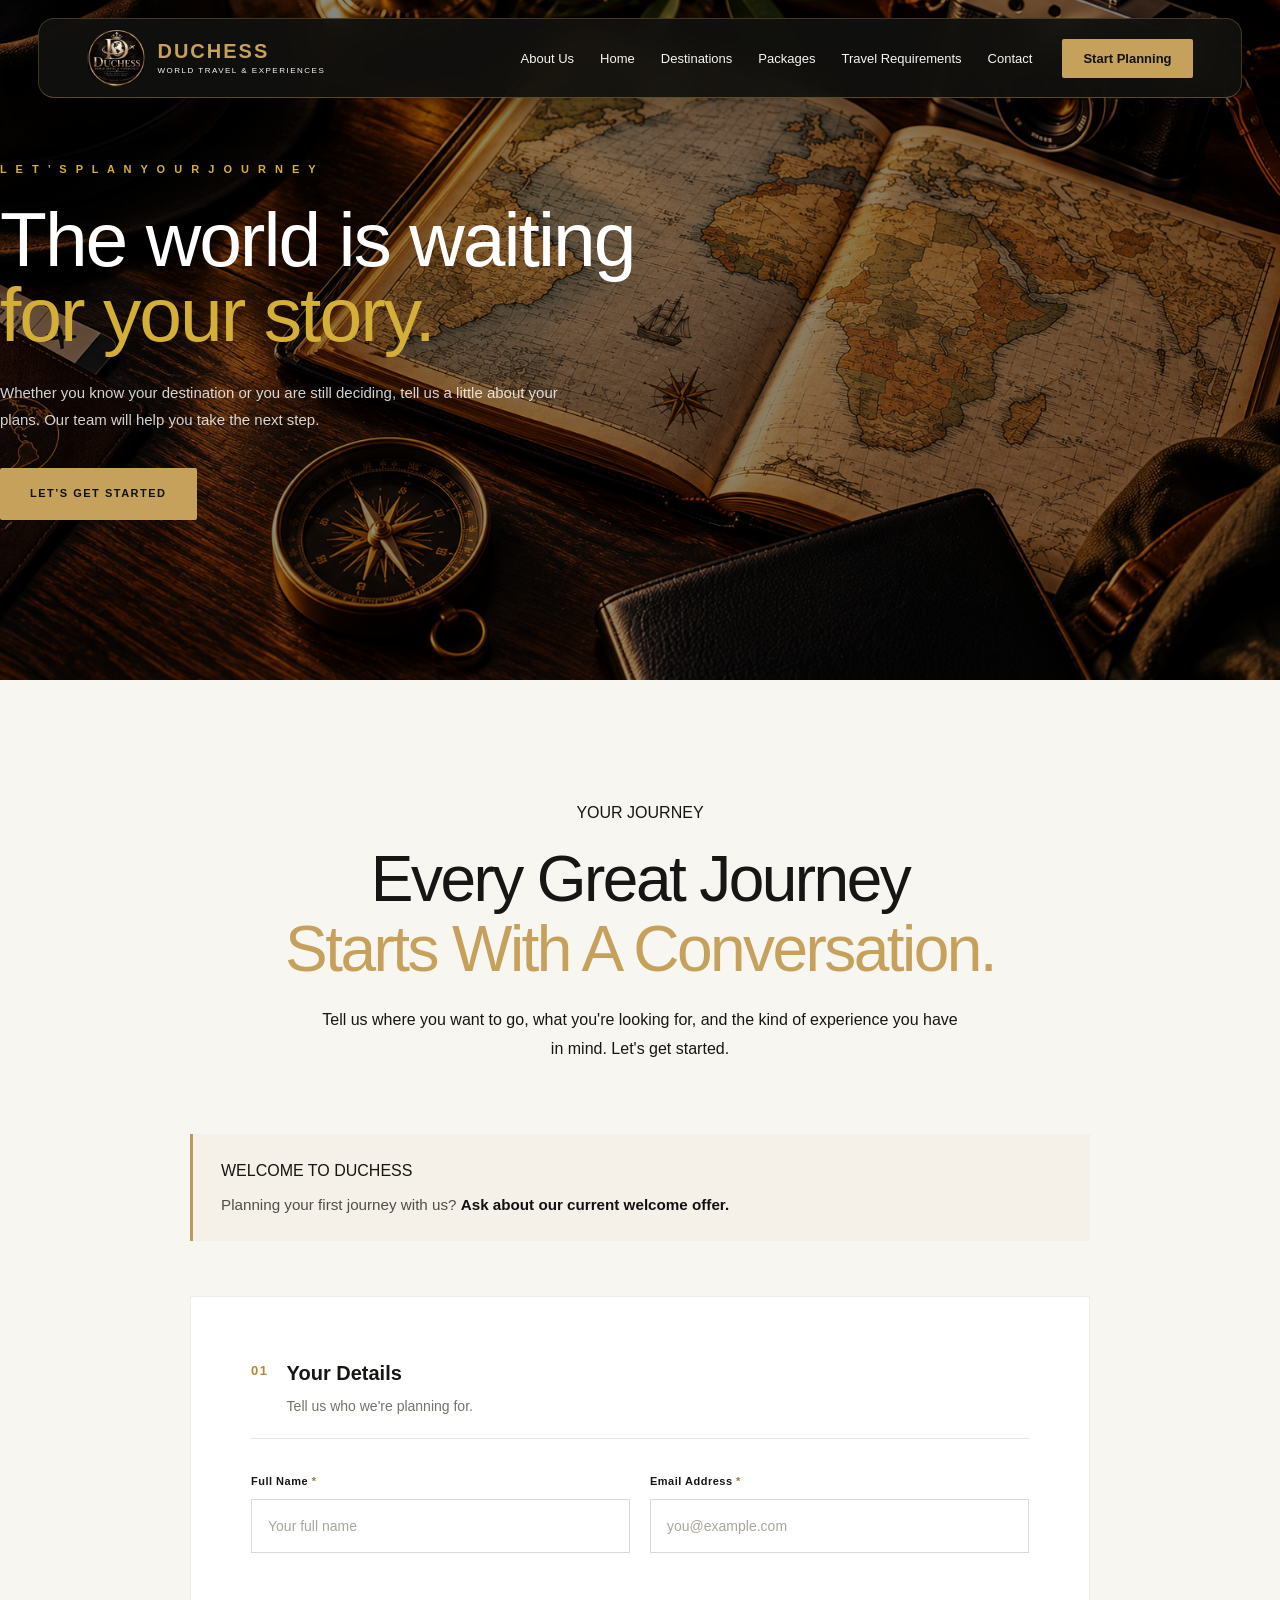
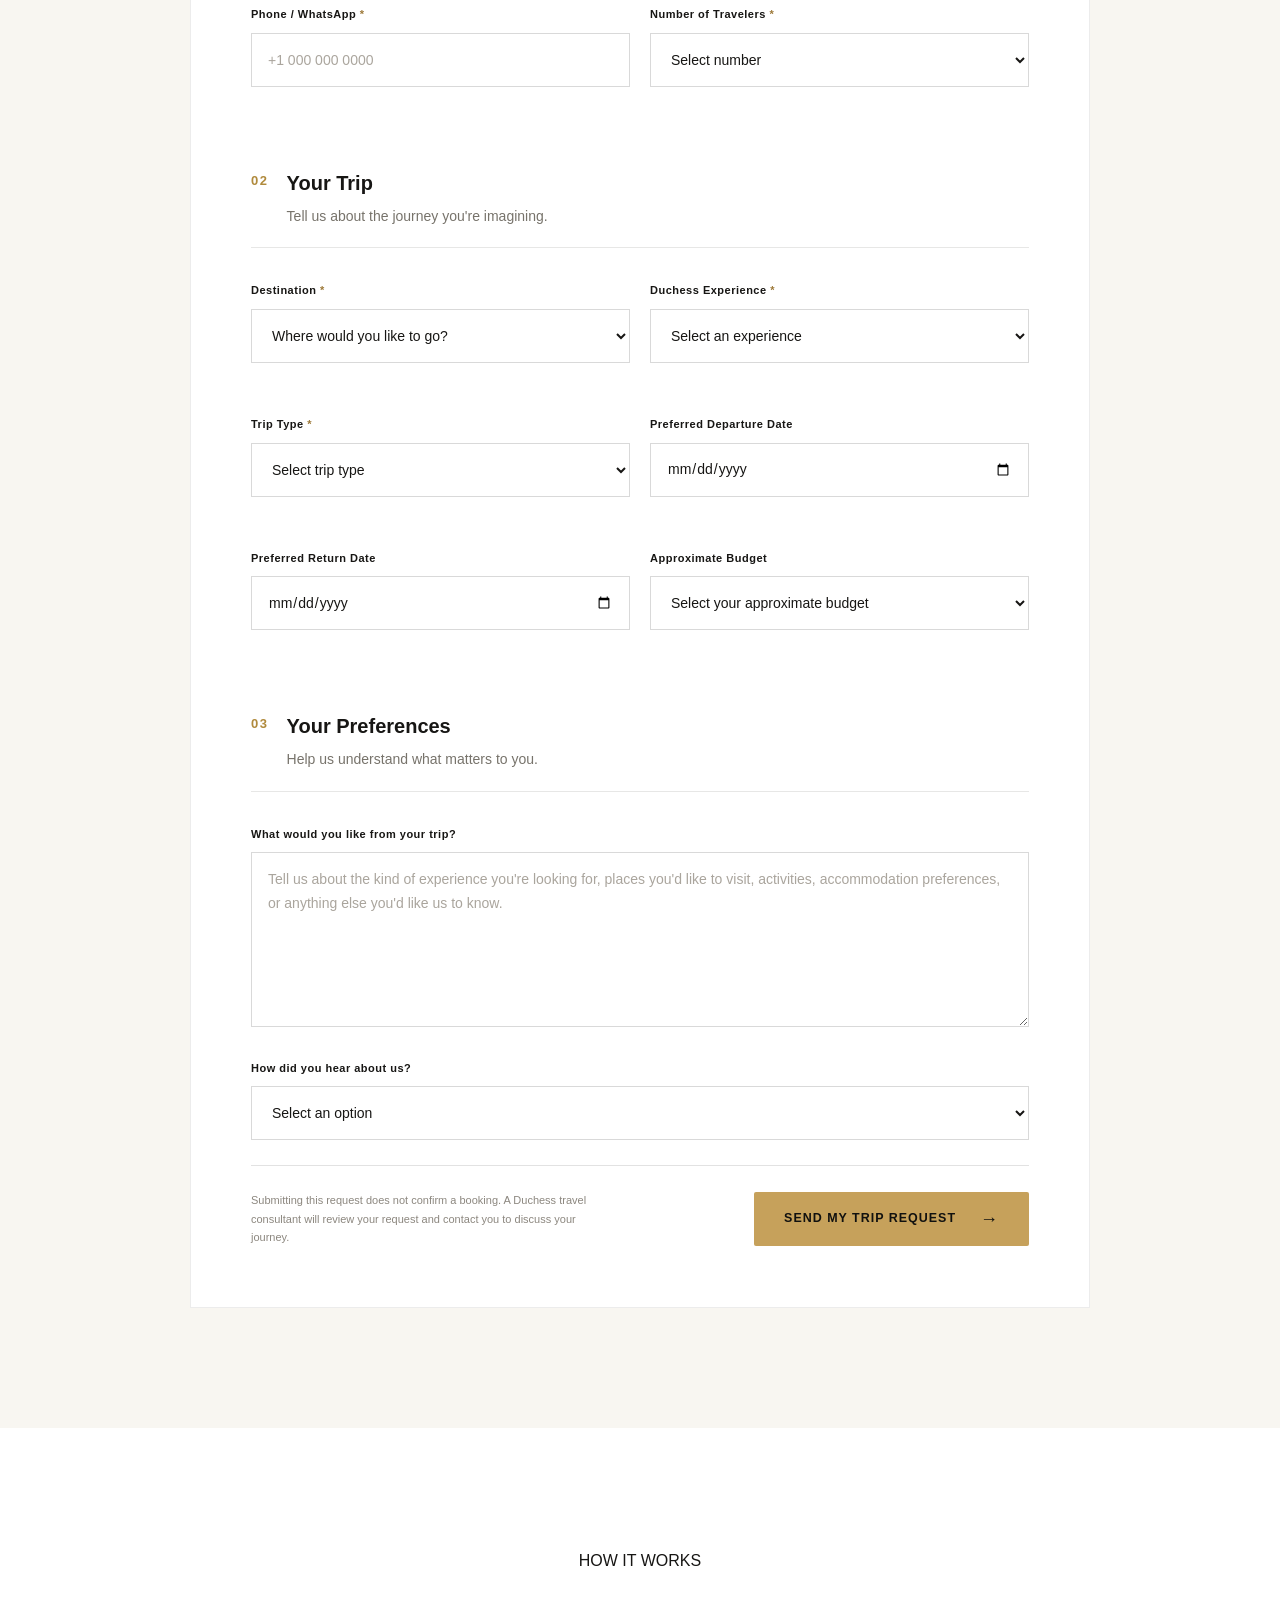
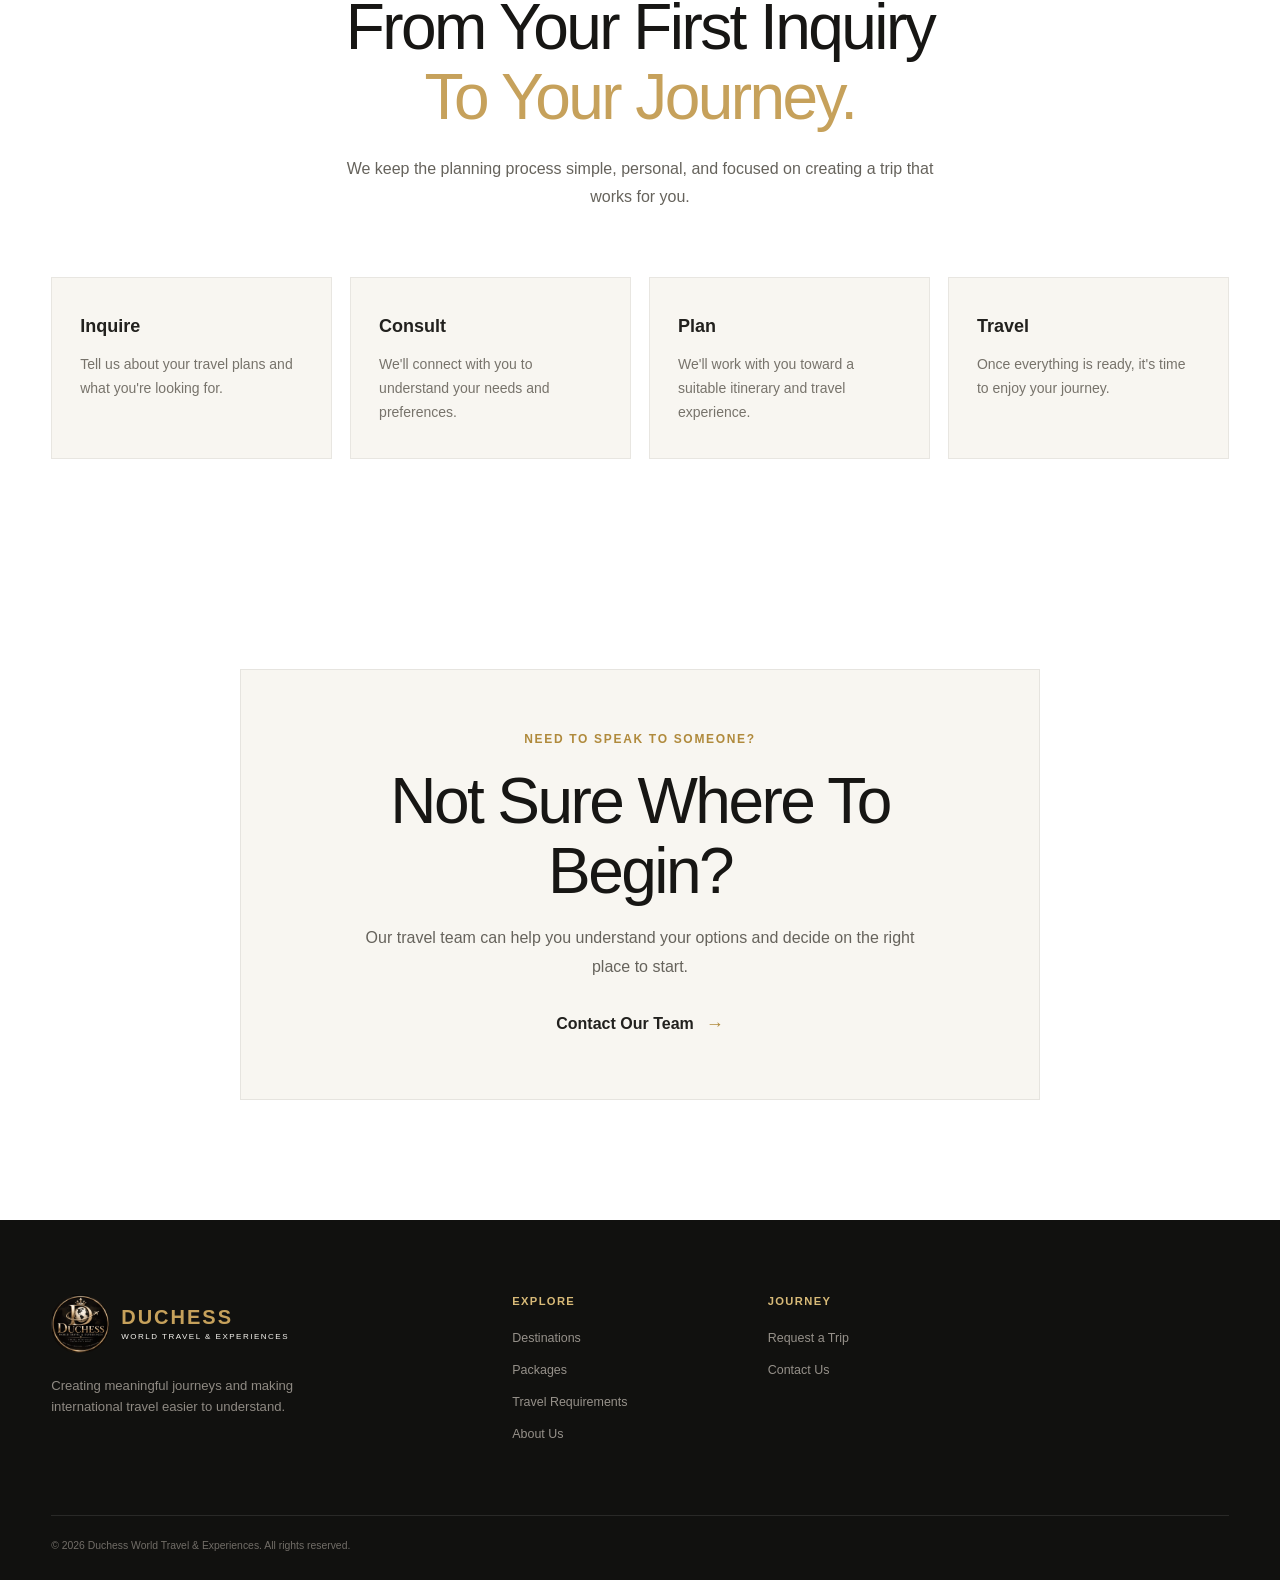
<file: request-trip.html>
<!DOCTYPE html>

<html lang="en">

<head>

    <meta charset="UTF-8">
    <meta name="viewport" content="width=device-width, initial-scale=1.0">

    <title>Plan My Trip | Duchess World Travel &amp; Experiences</title>

    <meta
        name="description"
        content="Tell Duchess World Travel &amp; Experiences about your travel plans and start planning your next journey."
    >

    <link rel="stylesheet" href="css/style.css">

</head>

<body>


<!-- =====================================================
         HEADER / NAVIGATION
    ====================================================== -->

    <header class="site-header">

        <div class="container nav-container">


            <!-- BRAND -->

            <a
                href="index.html"
                class="brand"
            >

                <img
                    src="images/duchess-logo.jpeg"
                    alt="Duchess World Travel & Experiences"
                    class="brand-logo"
                >

                <span class="brand-name">

                    <strong>
                        DUCHESS
                    </strong>

                    <small>
                        WORLD TRAVEL & EXPERIENCES
                    </small>

                </span>

            </a>


            <!-- DESKTOP NAVIGATION -->

            <nav class="main-nav">

                <a href="about.html">
                    About Us
                </a>

                <a href="index.html">
                    Home
                </a>

                <a href="destinations.html">
                    Destinations
                </a>

                <a
                    href="packages.html"
                    
                >
                    Packages
                </a>

                <a href="requirements.html"
               
                >
                    Travel Requirements
                </a>

                <a href="contact.html"
              
                >
                    Contact
                </a>

            </nav>


            <!-- START PLANNING -->

            <a
                href="request-trip.html"
                class="nav-cta"
            >
                Start Planning
            </a>


            <!-- MOBILE MENU BUTTON -->

            <button
                class="menu-toggle"
                type="button"
                aria-label="Open menu"
                aria-expanded="false"
            >

                <span></span>
                <span></span>
                <span></span>

            </button>


            <!-- MOBILE NAVIGATION -->

            <nav class="mobile-nav">

                <a href="about.html">
                    About Us
                </a>

                <a href="index.html">
                    Home
                </a>

                <a href="destinations.html">
                    Destinations
                </a>

                <a
                    href="packages.html"
                    
                >
                    Packages
                </a>

                <a href="requirements.html"
                
                >
                    Travel Requirements
                </a>

                <a href="contact.html"
                
                >
                    Contact
                </a>

                <a
                    href="request-trip.html"
                    class="mobile-nav-cta"
                >
                    Start Planning
                </a>

            </nav>


        </div>

    </header>

<!-- HERO -->
<section class="request-hero">

    <div class="request-hero-overlay"></div>

    <div class="container request-hero-content">

        <span class="eyebrow">
            L E T ’ S P L A N Y O U R J O U R N E Y
        </span>

        <h1>
            The world is waiting
            <span>
                for your story.
            </span>
        </h1>

        <p>
            Whether you know your destination or you are still
            deciding, tell us a little about your plans. Our team will
            help you take the next step.
        </p>

        <a href="#trip-request-form" class="btn btn-primary">
            LET’S GET STARTED
        </a>

    </div>

</section>



<!-- TRIP REQUEST -->
<section class="request-section">

    <div class="container request-form-container">


        <!-- FORM INTRO -->
        <div class="request-form-heading">

            <span class="section-label">
                YOUR JOURNEY
            </span>

            <h2>

                Every Great Journey

                <span>
                    Starts With A Conversation.
                </span>

            </h2>

            <p>

                Tell us where you want to go, what you're looking for,
                and the kind of experience you have in mind. Let's get started.

            </p>

        </div>

                <!-- FIRST JOURNEY OFFER -->
                <div class="request-welcome-offer">

                    <span class="section-label">
                        WELCOME TO DUCHESS
                    </span>
        
                    <p>
                        Planning your first journey with us?
                        <strong>Ask about our current welcome offer.</strong>
                    </p>
        
                </div>



        <!-- TRIP REQUEST FORM -->
        <form
            id="tripRequestForm"
            class="trip-request-form"
        >


            <!-- =========================================
                 SECTION 01 — YOUR DETAILS
            ========================================== -->

            <div class="form-section-title">

                <span>
                    01
                </span>

                <div>

                    <strong>
                        Your Details
                    </strong>

                    <small>
                        Tell us who we're planning for.
                    </small>

                </div>

            </div>



            <!-- FULL NAME / EMAIL -->
            <div class="form-row">


                <div class="form-group">

                    <label for="fullName">

                        Full Name

                        <span>
                            *
                        </span>

                    </label>

                    <input
                        type="text"
                        id="fullName"
                        name="fullName"
                        placeholder="Your full name"
                        autocomplete="name"
                        required
                    >

                </div>



                <div class="form-group">

                    <label for="email">

                        Email Address

                        <span>
                            *
                        </span>

                    </label>

                    <input
                        type="email"
                        id="email"
                        name="email"
                        placeholder="you@example.com"
                        autocomplete="email"
                        required
                    >

                </div>

            </div>



            <!-- PHONE / TRAVELERS -->
            <div class="form-row">


                <div class="form-group">

                    <label for="phone">

                        Phone / WhatsApp

                        <span>
                            *
                        </span>

                    </label>

                    <input
                        type="tel"
                        id="phone"
                        name="phone"
                        placeholder="+1 000 000 0000"
                        autocomplete="tel"
                        required
                    >

                </div>



                <div class="form-group">

                    <label for="travelers">

                        Number of Travelers

                        <span>
                            *
                        </span>

                    </label>

                    <select
                        id="travelers"
                        name="travelers"
                        required
                    >

                        <option value="">
                            Select number
                        </option>

                        <option value="1">
                            1 Traveler
                        </option>

                        <option value="2">
                            2 Travelers
                        </option>

                        <option value="3-5">
                            3–5 Travelers
                        </option>

                        <option value="6-10">
                            6–10 Travelers
                        </option>

                        <option value="10+">
                            More than 10
                        </option>

                    </select>

                </div>

            </div>



            <!-- =========================================
                 SECTION 02 — YOUR TRIP
            ========================================== -->

            <div class="form-section-title">

                <span>
                    02
                </span>

                <div>

                    <strong>
                        Your Trip
                    </strong>

                    <small>
                        Tell us about the journey you're imagining.
                    </small>

                </div>

            </div>



            <!-- DESTINATION / JOURNEY -->
            <div class="form-row">


                <div class="form-group">

                    <label for="destination">

                        Destination

                        <span>
                            *
                        </span>

                    </label>

                    <select
                        id="destination"
                        name="destination"
                        required
                    >

                        <option value="">
                            Where would you like to go?
                        </option>

                        <option value="Kenya">
                            Kenya
                        </option>

                        <option value="Tanzania + Zanzibar">
                            Tanzania + Zanzibar
                        </option>

                        <option value="South Africa">
                            South Africa
                        </option>

                        <option value="Morocco">
                            Morocco
                        </option>

                        <option value="Egypt">
                            Egypt
                        </option>

                        <option value="Rwanda">
                            Rwanda
                        </option>

                        <option value="Seychelles">
                            Seychelles
                        </option>

                        <option value="Ghana">
                            Ghana
                        </option>

                        <option value="Somewhere else">
                            Somewhere else
                        </option>

                        <option value="Not sure">
                            I'm not sure yet
                        </option>

                    </select>

                </div>



                <div class="form-group">

                    <label for="journeyType">

                        Duchess Experience

                        <span>
                            *
                        </span>

                    </label>

                    <select
                        id="journeyType"
                        name="journeyType"
                        required
                    >

                        <option value="">
                            Select an experience
                        </option>

                        <option value="Weekend Escape">
                            Weekend Escape — 4 Days / 3 Nights
                        </option>

                        <option value="Signature Journey">
                            Signature Journey — 5 Days / 4 Nights
                        </option>

                        <option value="Luxury Journey">
                            Luxury Journey — 8 Days / 7 Nights
                        </option>

                        <option value="Custom Trip">
                            Custom Trip
                        </option>

                        <option value="Not sure">
                            I'm not sure yet
                        </option>

                    </select>

                </div>

            </div>



            <!-- TRIP TYPE / DEPARTURE -->
            <div class="form-row">


                <div class="form-group">

                    <label for="tripType">

                        Trip Type

                        <span>
                            *
                        </span>

                    </label>

                    <select
                        id="tripType"
                        name="tripType"
                        required
                    >

                        <option value="">
                            Select trip type
                        </option>

                        <option value="Holiday / Leisure">
                            Holiday / Leisure
                        </option>

                        <option value="Family Trip">
                            Family Trip
                        </option>

                        <option value="Group Trip">
                            Group Trip
                        </option>

                        <option value="Honeymoon / Couple Trip">
                            Honeymoon / Couple Trip
                        </option>

                        <option value="Solo Travel">
                            Solo Travel
                        </option>

                        <option value="Business Travel">
                            Business Travel
                        </option>

                        <option value="Other">
                            Other
                        </option>

                    </select>

                </div>



                <div class="form-group">

                    <label for="departureDate">

                        Preferred Departure Date

                    </label>

                    <input
                        type="date"
                        id="departureDate"
                        name="departureDate"
                    >

                </div>

            </div>



            <!-- RETURN DATE / BUDGET -->
            <div class="form-row">


                <div class="form-group">

                    <label for="returnDate">

                        Preferred Return Date

                    </label>

                    <input
                        type="date"
                        id="returnDate"
                        name="returnDate"
                    >

                </div>



                <div class="form-group">

                    <label for="budget">

                        Approximate Budget

                    </label>

                    <select
                        id="budget"
                        name="budget"
                    >

                        <option value="" selected disabled>
                            Select your approximate budget
                        </option>

                        <option value="Under $1,500">
                            Under $1,500
                        </option>

                        <option value="$1,500 - $3,000">
                            $1,500 – $3,000
                        </option>

                        <option value="$3,000 - $5,000">
                            $3,000 – $5,000
                        </option>

                        <option value="$5,000+">
                            $5,000+
                        </option>

                        <option value="Not sure">
                            I'm not sure yet
                        </option>

                    </select>

                </div>

            </div>



            <!-- =========================================
                 SECTION 03 — PREFERENCES
            ========================================== -->

            <div class="form-section-title">

                <span>
                    03
                </span>

                <div>

                    <strong>
                        Your Preferences
                    </strong>

                    <small>
                        Help us understand what matters to you.
                    </small>

                </div>

            </div>



            <!-- PREFERENCES -->
            <div class="form-group">

                <label for="preferences">

                    What would you like from your trip?

                </label>

                <textarea
                    id="preferences"
                    name="preferences"
                    rows="6"
                    placeholder="Tell us about the kind of experience you're looking for, places you'd like to visit, activities, accommodation preferences, or anything else you'd like us to know."
                ></textarea>

            </div>



            <!-- HOW FOUND -->
            <div class="form-group">

                <label for="howFound">

                    How did you hear about us?

                </label>

                <select
                    id="howFound"
                    name="howFound"
                >

                    <option value="">
                        Select an option
                    </option>

                    <option value="Instagram">
                        Instagram
                    </option>

                    <option value="Facebook">
                        Facebook
                    </option>

                    <option value="WhatsApp">
                        WhatsApp
                    </option>

                    <option value="Friend / Referral">
                        Friend / Referral
                    </option>

                    <option value="Google / Search">
                        Google / Search
                    </option>

                    <option value="Other">
                        Other
                    </option>

                </select>

            </div>



            <!-- SUBMIT -->
            <div class="form-submit-area">

                <p>

                    Submitting this request does not confirm a booking.
                    A Duchess travel consultant will review your request
                    and contact you to discuss your journey.

                </p>


                <button
                    type="submit"
                    class="btn btn-primary form-submit"
                >

                    Send My Trip Request

                    <span>
                        →
                    </span>

                </button>

            </div>

        </form>



        <!-- =========================================
             SUCCESS MESSAGE
        ========================================== -->

        <div
            id="tripRequestSuccess"
            class="trip-request-success"
            hidden
        >

            <div class="success-icon">
                ✓
            </div>

            <span class="section-label">
                REQUEST RECEIVED
            </span>

            <h2>

                Your Journey

                <span>
                    Starts Here.
                </span>

            </h2>

            <p>
                Thank you for sharing your travel plans with us. We’re excited to
                help bring your journey to life. Your request has been received,
                and our team will review the details and get in touch with you shortly.
            </p>


            <div class="success-next-steps">

                <div>

                    <strong>
                        01
                    </strong>

                    <span>
                        Inquiry received
                    </span>

                </div>


                <div>

                    <strong>
                        02
                    </strong>

                    <span>
                        Travel consultation
                    </span>

                </div>


                <div>

                    <strong>
                        03
                    </strong>

                    <span>
                        Trip planning
                    </span>

                </div>

            </div>


            <a
                href="index.html"
                class="btn btn-outline"
            >

                Return Home

                <span>
                    →
                </span>

            </a>

        </div>

    </div>

</section>



<!-- HOW IT WORKS -->
<section class="request-process-section">

    <div class="container">


        <div class="request-process-heading">

            <span class="section-label">
                HOW IT WORKS
            </span>

            <h2>

                From Your First Inquiry

                <span>
                    To Your Journey.
                </span>

            </h2>

            <p>

                We keep the planning process simple, personal, and
                focused on creating a trip that works for you.

            </p>

        </div>



        <div class="request-steps">


            <!-- INQUIRE -->
            <div class="request-step">

                <div>

                    <strong>
                        Inquire
                    </strong>

                    <p>
                        Tell us about your travel plans and what you're looking for.
                    </p>

                </div>

            </div>



            <!-- CONSULT -->
            <div class="request-step">

                <div>

                    <strong>
                        Consult
                    </strong>

                    <p>
                        We'll connect with you to understand your needs and preferences.
                    </p>

                </div>

            </div>



            <!-- PLAN -->
            <div class="request-step">

                <div>

                    <strong>
                        Plan
                    </strong>

                    <p>
                        We'll work with you toward a suitable itinerary and travel experience.
                    </p>

                </div>

            </div>



            <!-- TRAVEL -->
            <div class="request-step">

                <div>

                    <strong>
                        Travel
                    </strong>

                    <p>
                        Once everything is ready, it's time to enjoy your journey.
                    </p>

                </div>

            </div>

        </div>

    </div>

</section>



<!-- CONTACT CTA -->
<section class="request-contact-section">

    <div class="container">

        <div class="request-contact-box">

            <span>
                NEED TO SPEAK TO SOMEONE?
            </span>

            <h2>
                Not Sure Where To Begin?
            </h2>

            <p>

                Our travel team can help you understand your options
                and decide on the right place to start.

            </p>

            <a href="contact.html">

                Contact Our Team

                <span>
                    →
                </span>

            </a>

        </div>

    </div>

</section>



<!-- FOOTER -->
<footer class="site-footer">

    <div class="container footer-grid">


        <!-- FOOTER BRAND -->
        <div class="footer-brand">

            <a
                href="index.html"
                class="brand"
            >

                <img
                    src="images/duchess-logo.jpeg"
                    alt="Duchess World Travel &amp; Experiences"
                    class="brand-logo"
                >

                <div class="brand-name">

                    <strong>
                        DUCHESS
                    </strong>

                    <small>
                        WORLD TRAVEL &amp; EXPERIENCES
                    </small>

                </div>

            </a>


            <p>

                Creating meaningful journeys and making international
                travel easier to understand.

            </p>

        </div>



        <!-- EXPLORE -->
        <div class="footer-column">

            <h4>
                Explore
            </h4>

            <a href="destinations.html">
                Destinations
            </a>

            <a href="packages.html">
                Packages
            </a>

            <a href="requirements.html">
                Travel Requirements
            </a>

            <a href="about.html">
                About Us
            </a>

        </div>



        <!-- JOURNEY -->
        <div class="footer-column">

            <h4>
                Journey
            </h4>

            <a href="request-trip.html">
                Request a Trip
            </a>

            <a href="contact.html">
                Contact Us
            </a>

        </div>

    </div>



    <div class="container footer-bottom">

        <p>

            © 2026 Duchess World Travel &amp; Experiences.
            All rights reserved.

        </p>

    </div>

</footer>



<script src="js/main.js"></script>

</body>

</html>
</file>
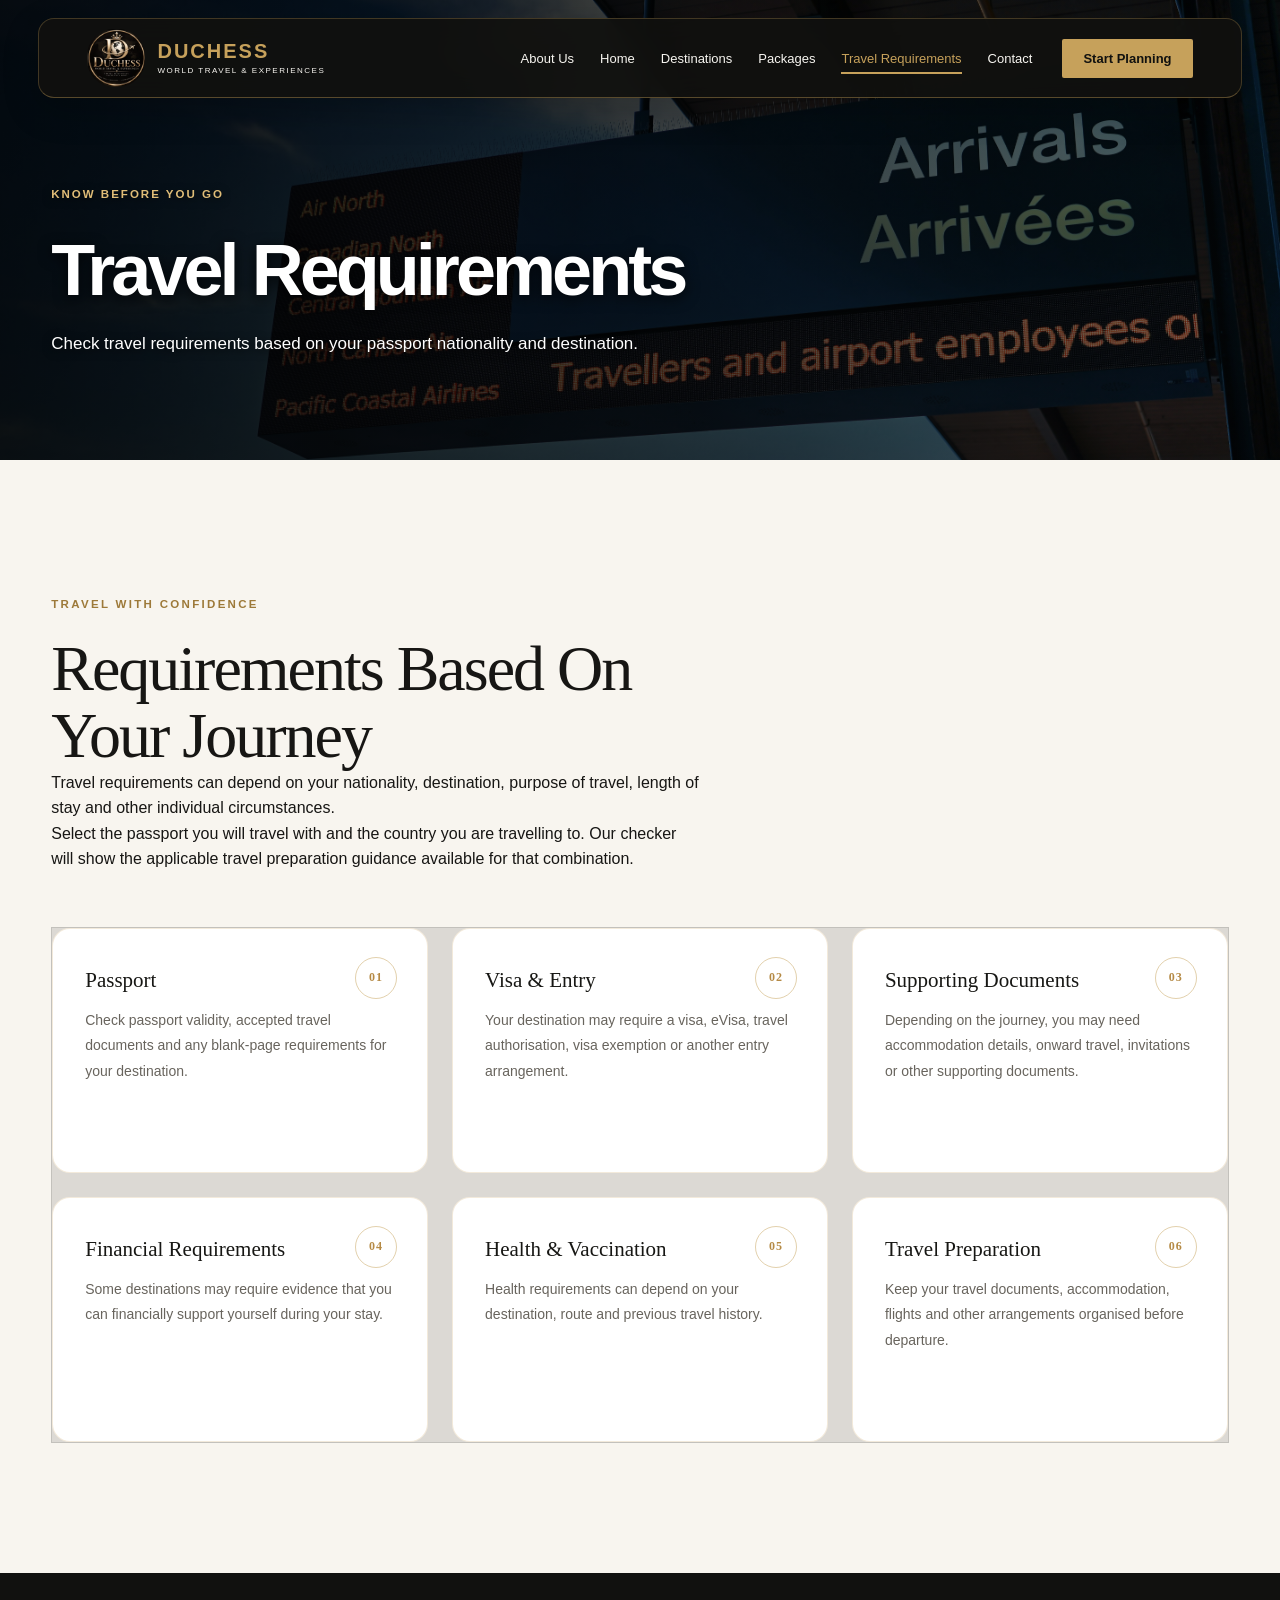
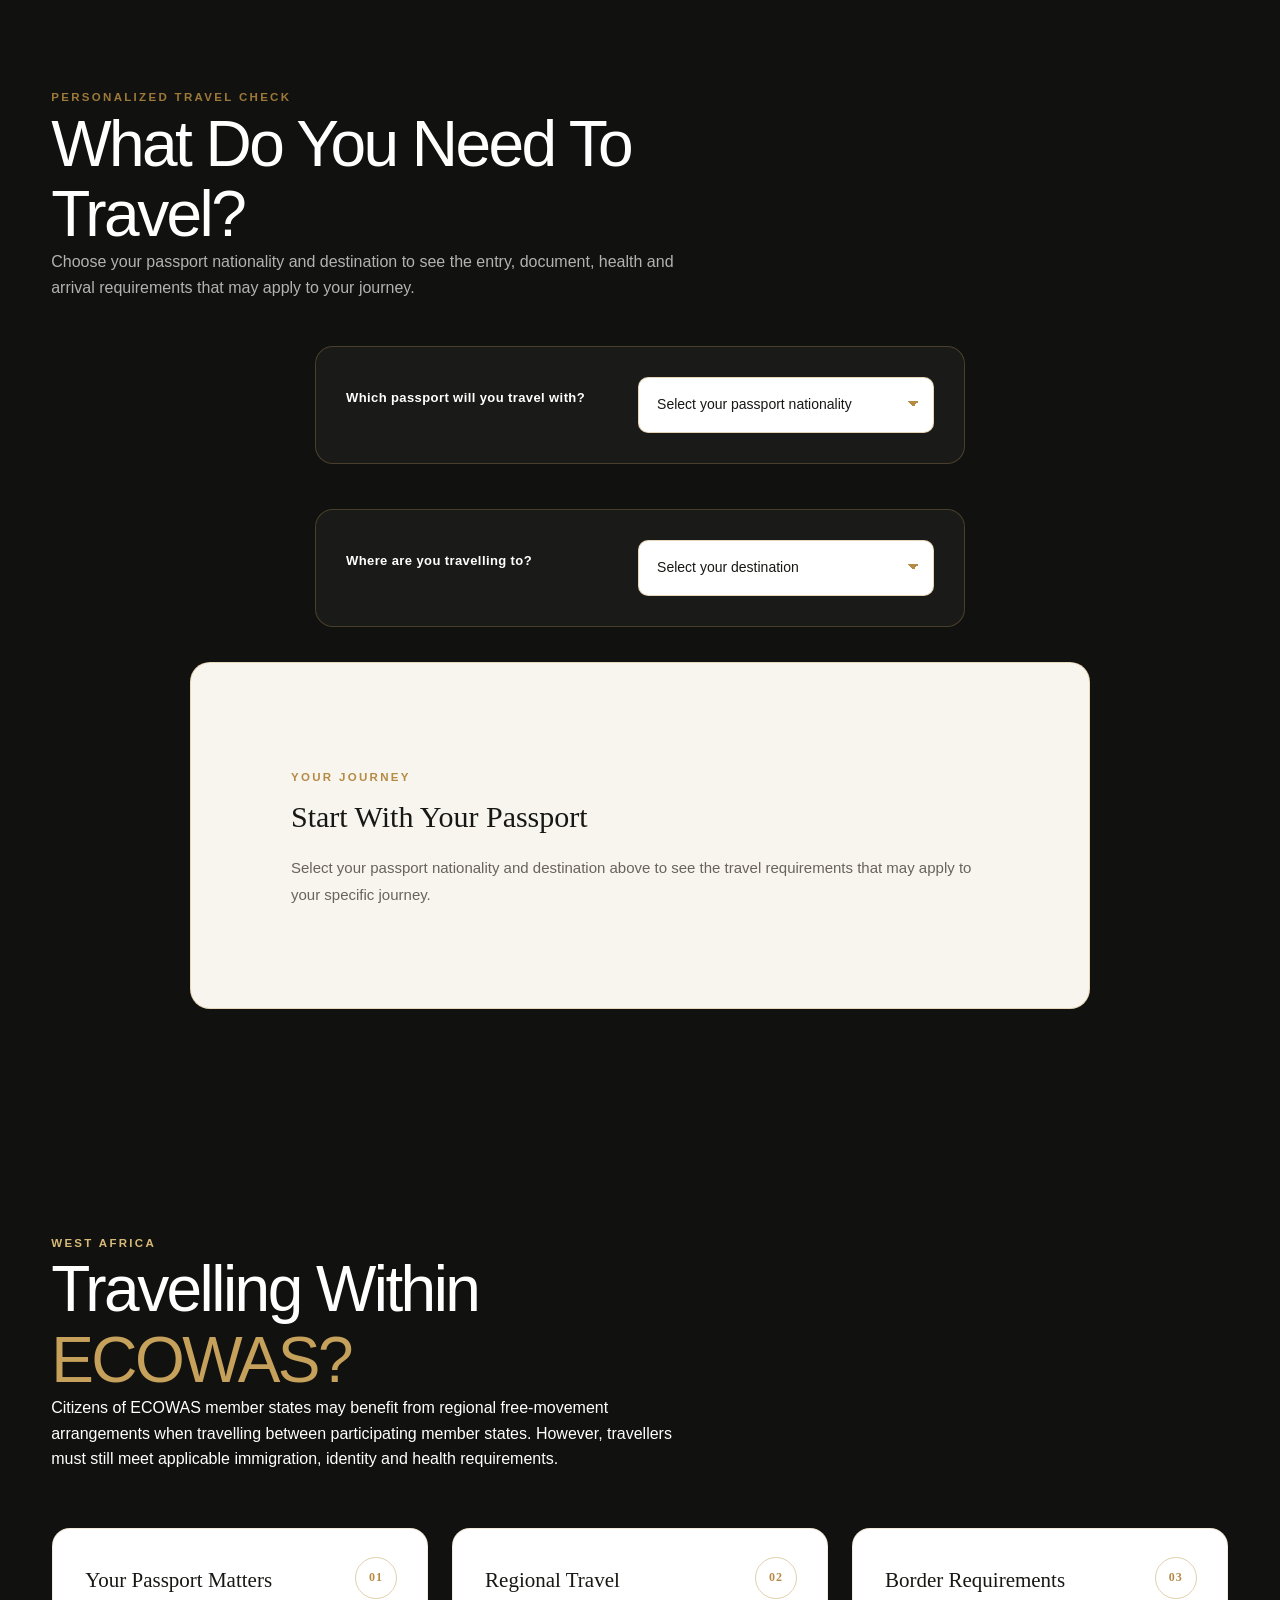
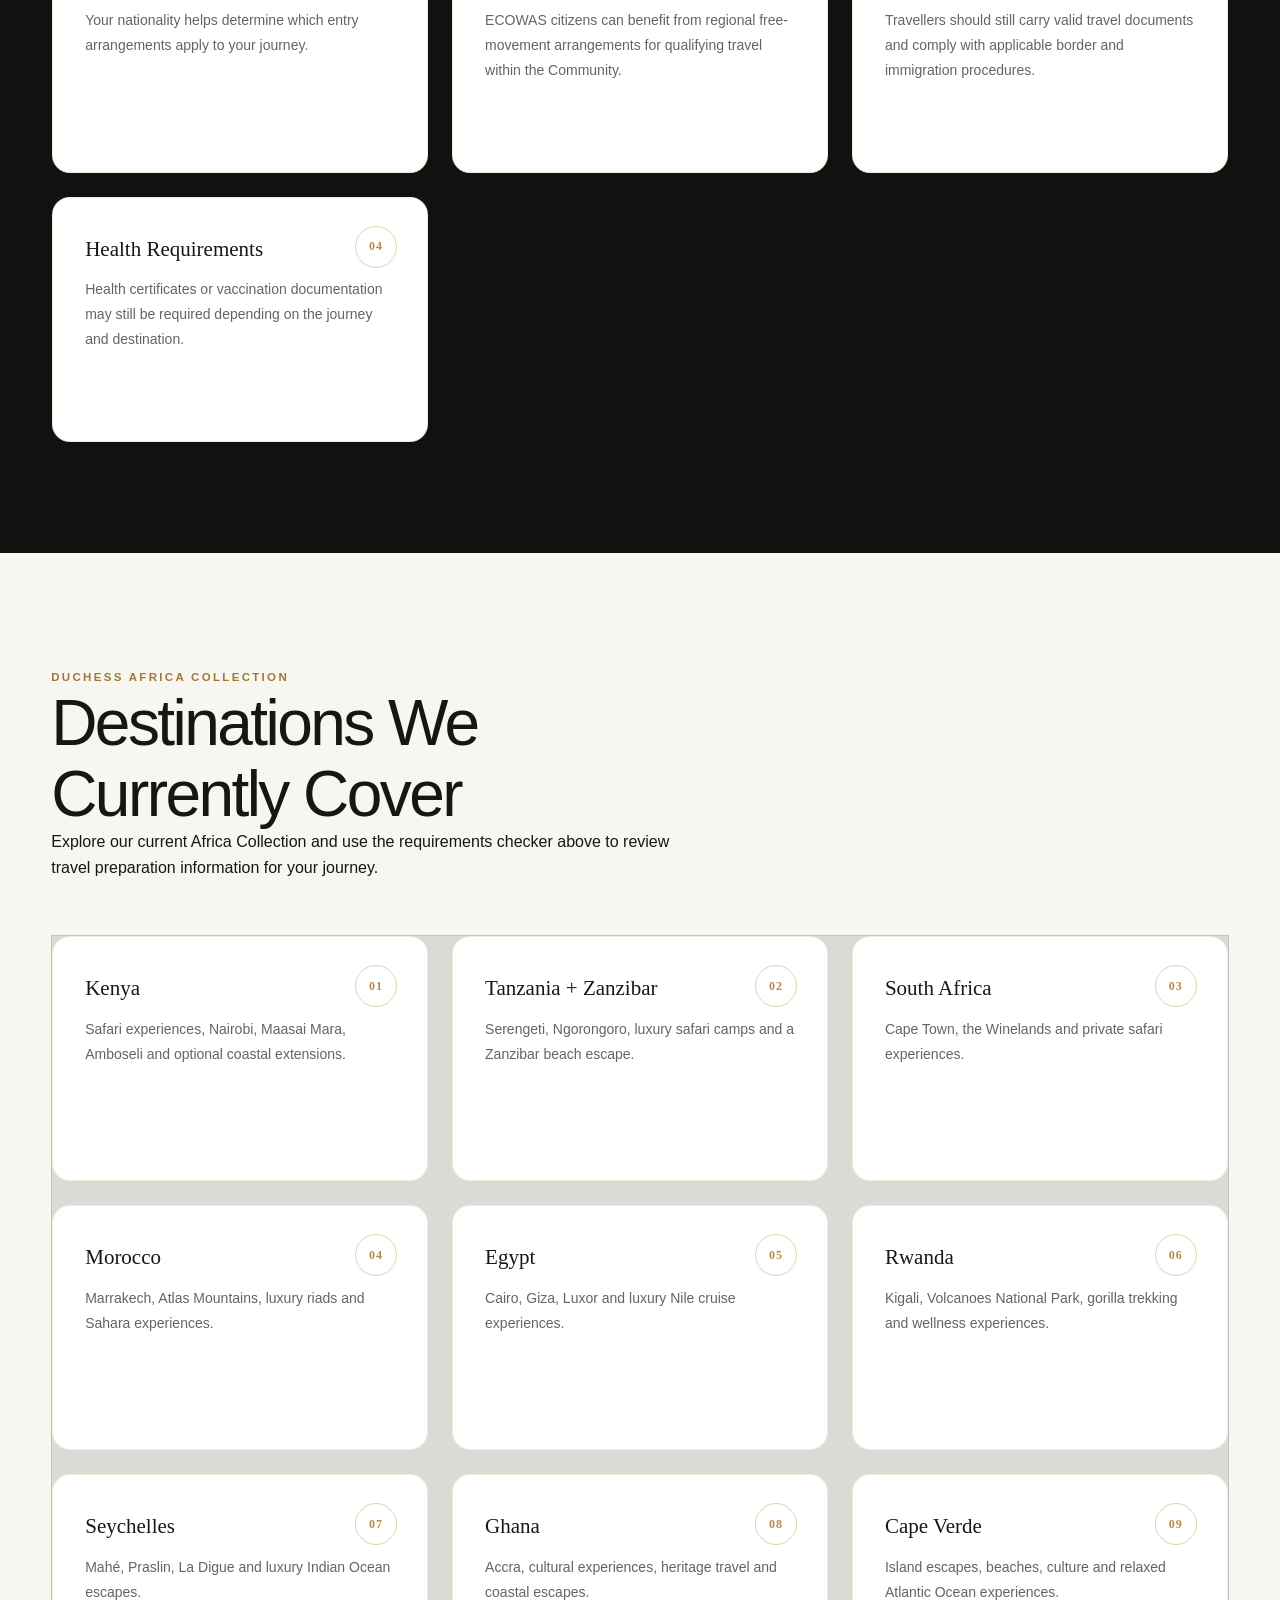
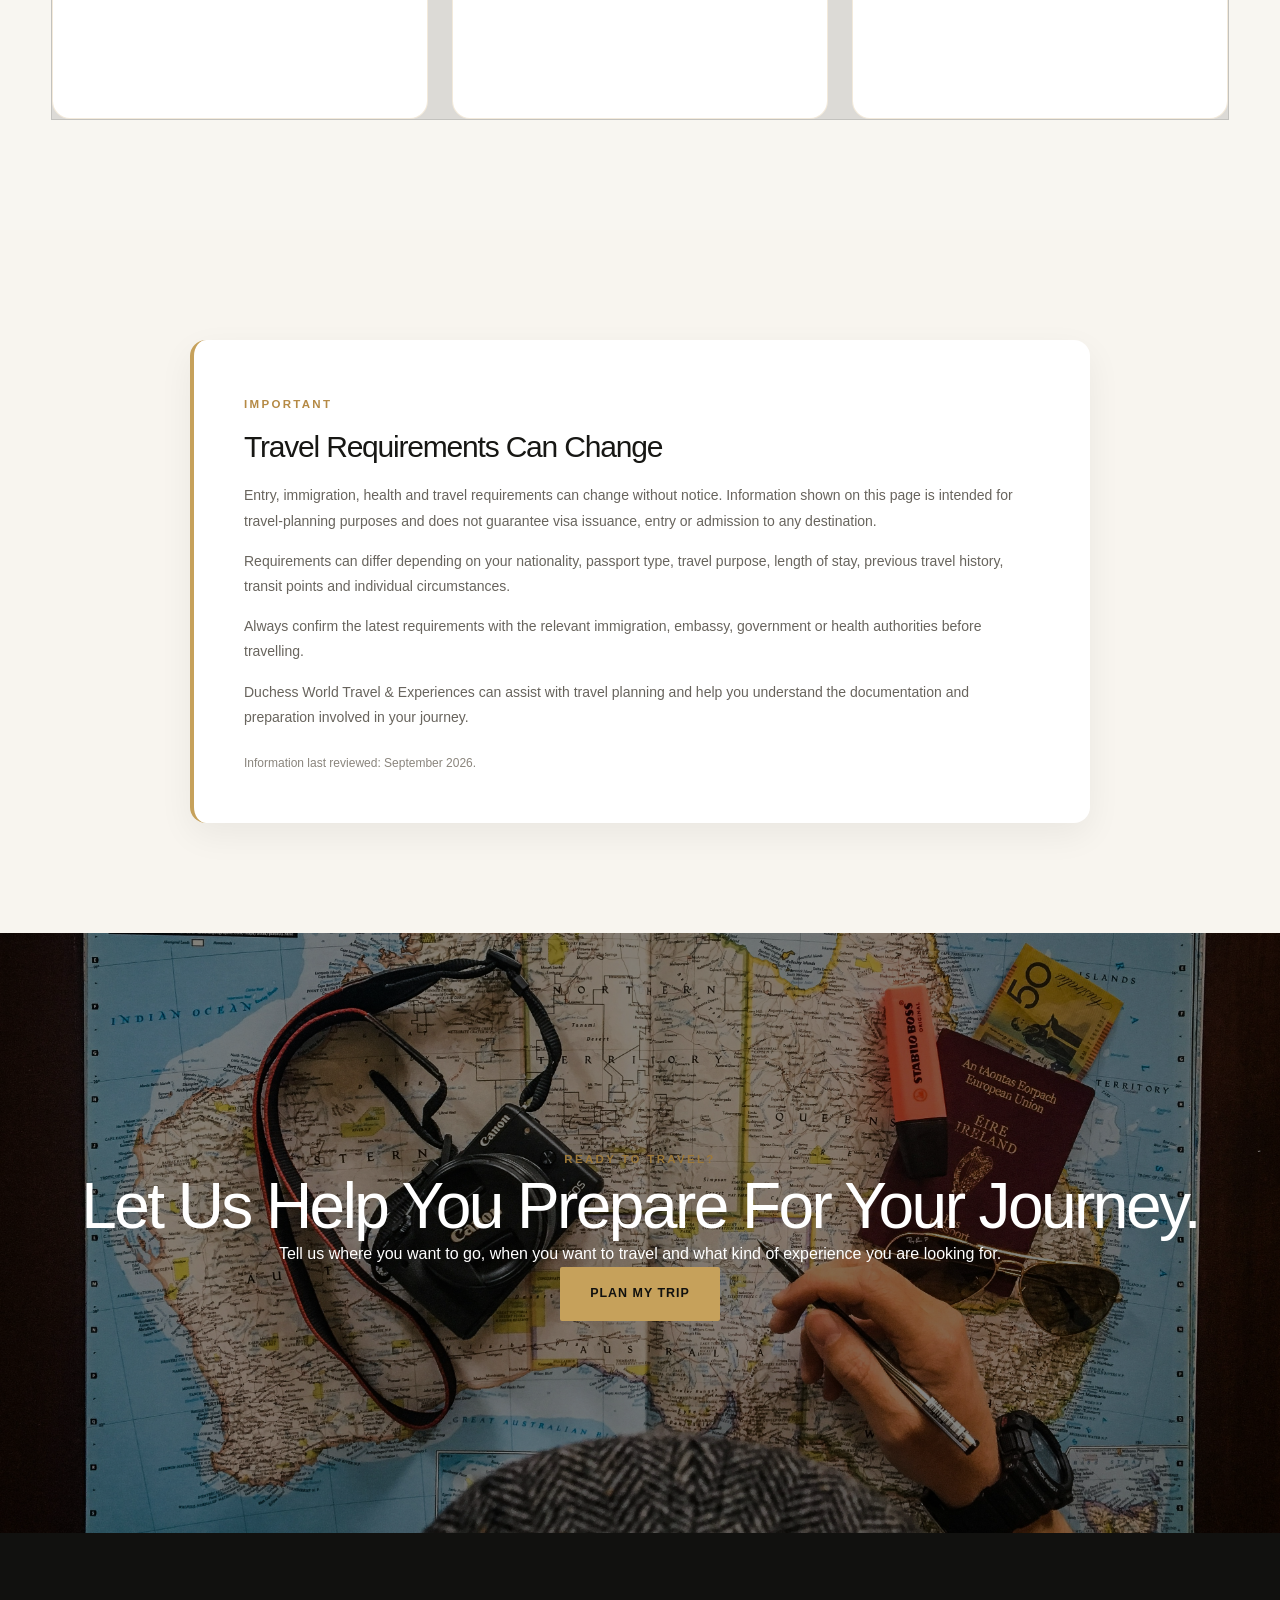
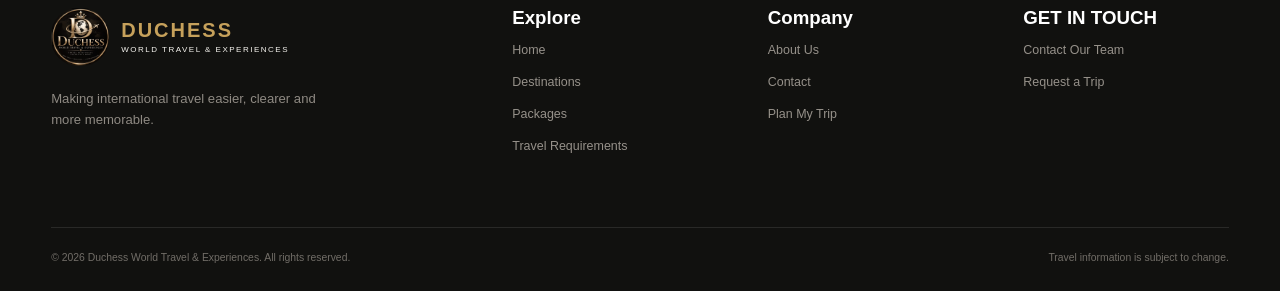
<file: requirements.html>
<!DOCTYPE html>
<html lang="en">

<head>

    <meta charset="UTF-8">

    <meta
        name="viewport"
        content="width=device-width, initial-scale=1.0"
    >

    <title>
        Travel Requirements | Duchess World Travel & Experiences
    </title>

    <meta
        name="description"
        content="Check personalized travel requirements based on your passport nationality and destination with Duchess World Travel & Experiences."
    >

    <link
        rel="stylesheet"
        href="css/style.css"
    >

</head>


<body>


<!-- =====================================================
         HEADER / NAVIGATION
    ====================================================== -->

    <header class="site-header">

        <div class="container nav-container">


            <!-- BRAND -->

            <a
                href="index.html"
                class="brand"
            >

                <img
                    src="images/duchess-logo.jpeg"
                    alt="Duchess World Travel & Experiences"
                    class="brand-logo"
                >

                <span class="brand-name">

                    <strong>
                        DUCHESS
                    </strong>

                    <small>
                        WORLD TRAVEL & EXPERIENCES
                    </small>

                </span>

            </a>


            <!-- DESKTOP NAVIGATION -->

            <nav class="main-nav">

                <a href="about.html">
                    About Us
                </a>

                <a href="index.html">
                    Home
                </a>

                <a href="destinations.html">
                    Destinations
                </a>

                <a
                    href="packages.html"
                    
                >
                    Packages
                </a>

                <a href="requirements.html"
                class="active"
                >
                    Travel Requirements
                </a>

                <a href="contact.html">
                    Contact
                </a>

            </nav>


            <!-- START PLANNING -->

            <a
                href="request-trip.html"
                class="nav-cta"
            >
                Start Planning
            </a>


            <!-- MOBILE MENU BUTTON -->

            <button
                class="menu-toggle"
                type="button"
                aria-label="Open menu"
                aria-expanded="false"
            >

                <span></span>
                <span></span>
                <span></span>

            </button>


            <!-- MOBILE NAVIGATION -->

            <nav class="mobile-nav">

                <a href="about.html">
                    About Us
                </a>

                <a href="index.html">
                    Home
                </a>

                <a href="destinations.html">
                    Destinations
                </a>

                <a
                    href="packages.html"
                    
                >
                    Packages
                </a>

                <a href="requirements.html"
                class="active"
                >
                    Travel Requirements
                </a>

                <a href="contact.html">
                    Contact
                </a>

                <a
                    href="request-trip.html"
                    class="mobile-nav-cta"
                >
                    Start Planning
                </a>

            </nav>


        </div>

    </header>




<!-- =========================================================
     MAIN CONTENT
========================================================== -->

<main>


    <!-- =====================================================
         PAGE HERO
    ====================================================== -->

    <section class="page-hero">

        <div class="container">

            <span class="eyebrow">
                KNOW BEFORE YOU GO
            </span>

            <h1>
                Travel Requirements
            </h1>

            <p>
                Check travel requirements based on your passport
                nationality and destination.
            </p>

        </div>

    </section>



    <!-- =====================================================
         INTRO
    ====================================================== -->

    <section class="requirements-intro section">

        <div class="container">

            <div class="section-heading">

                <span class="eyebrow">
                    TRAVEL WITH CONFIDENCE
                </span>

                <h2>
                    Requirements Based On Your Journey
                </h2>

                <p>
                    Travel requirements can depend on your
                    nationality, destination, purpose of travel,
                    length of stay and other individual circumstances.
                </p>

                <p>
                    Select the passport you will travel with and
                    the country you are travelling to. Our checker
                    will show the applicable travel preparation
                    guidance available for that combination.
                </p>

            </div>


            <!-- =================================================
                 GENERAL REQUIREMENTS
            ================================================== -->

            <div class="requirements-grid">


                <article class="requirement-card">

                    <span class="requirement-number">
                        01
                    </span>

                    <h3>
                        Passport
                    </h3>

                    <p>
                        Check passport validity, accepted travel
                        documents and any blank-page requirements
                        for your destination.
                    </p>

                </article>



                <article class="requirement-card">

                    <span class="requirement-number">
                        02
                    </span>

                    <h3>
                        Visa & Entry
                    </h3>

                    <p>
                        Your destination may require a visa, eVisa,
                        travel authorisation, visa exemption or
                        another entry arrangement.
                    </p>

                </article>



                <article class="requirement-card">

                    <span class="requirement-number">
                        03
                    </span>

                    <h3>
                        Supporting Documents
                    </h3>

                    <p>
                        Depending on the journey, you may need
                        accommodation details, onward travel,
                        invitations or other supporting documents.
                    </p>

                </article>



                <article class="requirement-card">

                    <span class="requirement-number">
                        04
                    </span>

                    <h3>
                        Financial Requirements
                    </h3>

                    <p>
                        Some destinations may require evidence
                        that you can financially support yourself
                        during your stay.
                    </p>

                </article>



                <article class="requirement-card">

                    <span class="requirement-number">
                        05
                    </span>

                    <h3>
                        Health & Vaccination
                    </h3>

                    <p>
                        Health requirements can depend on your
                        destination, route and previous travel
                        history.
                    </p>

                </article>



                <article class="requirement-card">

                    <span class="requirement-number">
                        06
                    </span>

                    <h3>
                        Travel Preparation
                    </h3>

                    <p>
                        Keep your travel documents, accommodation,
                        flights and other arrangements organised
                        before departure.
                    </p>

                </article>


            </div>

        </div>

    </section>



    <!-- =====================================================
         PERSONALIZED REQUIREMENTS CHECKER
    ====================================================== -->

    <section class="egypt-requirements section">

        <div class="container">


            <div class="section-heading">

                <span class="eyebrow">
                    PERSONALIZED TRAVEL CHECK
                </span>

                <h2>
                    What Do You Need To Travel?
                </h2>

                <p>
                    Choose your passport nationality and destination
                    to see the entry, document, health and arrival
                    requirements that may apply to your journey.
                </p>

            </div>



            <!-- =================================================
                 PASSPORT SELECTOR
            ================================================== -->

            <div class="passport-selector">

                <label for="passportSelect">
                    Which passport will you travel with?
                </label>

                <select id="passportSelect">

                    <option value="">
                        Select your passport nationality
                    </option>


                    <!-- =================================================
                         AFRICA
                    ================================================== -->

                    <optgroup label="Africa">

                        <option value="nigeria">
                            Nigerian Passport
                        </option>

                        <option value="ghana">
                            Ghanaian Passport
                        </option>

                        <option value="liberia">
                            Liberian Passport
                        </option>

                        <option value="senegal">
                            Senegalese Passport
                        </option>

                        <option value="sierra-leone">
                            Sierra Leonean Passport
                        </option>

                        <option value="gambia">
                            Gambian Passport
                        </option>

                        <option value="guinea">
                            Guinean Passport
                        </option>

                        <option value="guinea-bissau">
                            Guinea-Bissau Passport
                        </option>

                        <option value="cote-divoire">
                            Côte d'Ivoire Passport
                        </option>

                        <option value="benin">
                            Beninese Passport
                        </option>

                        <option value="togo">
                            Togolese Passport
                        </option>

                        <option value="cape-verde">
                            Cabo Verdean Passport
                        </option>

                        <option value="south-africa-passport">
                            South African Passport
                        </option>

                        <option value="kenya-passport">
                            Kenyan Passport
                        </option>

                        <option value="tanzania-passport">
                            Tanzanian Passport
                        </option>

                        <option value="rwanda-passport">
                            Rwandan Passport
                        </option>

                        <option value="ethiopia-passport">
                            Ethiopian Passport
                        </option>

                        <option value="uganda-passport">
                            Ugandan Passport
                        </option>

                    </optgroup>



                    <!-- =================================================
                         EUROPE
                    ================================================== -->

                    <optgroup label="Europe">

                        <option value="uk">
                            United Kingdom Passport
                        </option>

                        <option value="france">
                            French Passport
                        </option>

                        <option value="germany">
                            German Passport
                        </option>

                        <option value="italy">
                            Italian Passport
                        </option>

                        <option value="spain">
                            Spanish Passport
                        </option>

                        <option value="netherlands">
                            Dutch Passport
                        </option>

                        <option value="belgium">
                            Belgian Passport
                        </option>

                        <option value="switzerland">
                            Swiss Passport
                        </option>

                        <option value="austria">
                            Austrian Passport
                        </option>

                        <option value="sweden">
                            Swedish Passport
                        </option>

                        <option value="norway">
                            Norwegian Passport
                        </option>

                        <option value="denmark">
                            Danish Passport
                        </option>

                        <option value="finland">
                            Finnish Passport
                        </option>

                        <option value="ireland">
                            Irish Passport
                        </option>

                        <option value="portugal">
                            Portuguese Passport
                        </option>

                        <option value="poland">
                            Polish Passport
                        </option>

                        <option value="czech-republic">
                            Czech Passport
                        </option>

                        <option value="greece">
                            Greek Passport
                        </option>

                    </optgroup>



                    <!-- =================================================
                         NORTH AMERICA
                    ================================================== -->

                    <optgroup label="North America">

                        <option value="usa">
                            United States Passport
                        </option>

                        <option value="canada">
                            Canadian Passport
                        </option>

                        <option value="mexico">
                            Mexican Passport
                        </option>

                    </optgroup>



                    <!-- =================================================
                         ASIA & PACIFIC
                    ================================================== -->

                    <optgroup label="Asia & Pacific">

                        <option value="china">
                            Chinese Passport
                        </option>

                        <option value="japan">
                            Japanese Passport
                        </option>

                        <option value="south-korea">
                            South Korean Passport
                        </option>

                        <option value="india">
                            Indian Passport
                        </option>

                        <option value="singapore">
                            Singaporean Passport
                        </option>

                        <option value="australia">
                            Australian Passport
                        </option>

                        <option value="new-zealand">
                            New Zealand Passport
                        </option>

                    </optgroup>



                    <!-- =================================================
                         OTHER
                    ================================================== -->

                    <optgroup label="Other">

                        <option value="other">
                            Other Passport
                        </option>

                    </optgroup>

                </select>

            </div>



            <!-- =================================================
                 DESTINATION SELECTOR
            ================================================== -->

            <div class="passport-selector">

                <label for="destinationSelect">
                    Where are you travelling to?
                </label>

                <select id="destinationSelect">

                    <option value="">
                        Select your destination
                    </option>


                    <!-- =================================================
                         WEST AFRICA / ECOWAS
                    ================================================== -->

                    <optgroup label="West Africa / ECOWAS">

                        <option value="nigeria">
                            Nigeria
                        </option>

                        <option value="liberia">
                            Liberia
                        </option>

                        <option value="ghana">
                            Ghana
                        </option>

                        <option value="senegal">
                            Senegal
                        </option>

                        <option value="sierra-leone">
                            Sierra Leone
                        </option>

                        <option value="gambia">
                            The Gambia
                        </option>

                        <option value="guinea">
                            Guinea
                        </option>

                        <option value="guinea-bissau">
                            Guinea-Bissau
                        </option>

                        <option value="cote-divoire">
                            Côte d'Ivoire
                        </option>

                        <option value="benin">
                            Benin
                        </option>

                        <option value="togo">
                            Togo
                        </option>

                        <option value="cape-verde">
                            Cabo Verde
                        </option>

                    </optgroup>



                    <!-- =================================================
                         EAST & SOUTHERN AFRICA
                    ================================================== -->

                    <optgroup label="East & Southern Africa">

                        <option value="kenya">
                            Kenya
                        </option>

                        <option value="tanzania">
                            Tanzania + Zanzibar
                        </option>

                        <option value="rwanda">
                            Rwanda
                        </option>

                        <option value="seychelles">
                            Seychelles
                        </option>

                        <option value="south-africa">
                            South Africa
                        </option>

                    </optgroup>



                    <!-- =================================================
                         NORTH AFRICA
                    ================================================== -->

                    <optgroup label="North Africa">

                        <option value="morocco">
                            Morocco
                        </option>

                        <option value="egypt">
                            Egypt
                        </option>

                    </optgroup>



                    <!-- =================================================
                         OTHER
                    ================================================== -->

                    <option value="other">
                        Other Destination
                    </option>

                </select>

            </div>



            <!-- =================================================
                 DEFAULT RESULT
            ================================================== -->

            <div
                class="passport-result active"
                id="passportDefault"
            >

                <div class="passport-result-content">

                    <span class="eyebrow">
                        YOUR JOURNEY
                    </span>

                    <h3>
                        Start With Your Passport
                    </h3>

                    <p>
                        Select your passport nationality and
                        destination above to see the travel
                        requirements that may apply to your
                        specific journey.
                    </p>

                </div>

            </div>



            <!-- =================================================
                 DYNAMIC RESULT
            ================================================== -->

            <div
                class="passport-result"
                id="passportDynamic"
            >

                <div class="passport-result-content">


                    <span
                        class="eyebrow"
                        id="requirementDestinationLabel"
                    >
                        TRAVEL REQUIREMENTS
                    </span>



                    <h3 id="requirementResultTitle">
                        Travel Requirements
                    </h3>



                    <p id="requirementResultDescription">
                        Select your passport and destination to view
                        the applicable travel requirements.
                    </p>



                    <!-- =================================================
                         REQUIREMENTS CHECKLIST
                    ================================================== -->

                    <div class="passport-checklist">


                        <div>

                            <strong>
                                Entry & visa status
                            </strong>

                            <span id="entryGuidance">
                                Select your passport and destination
                                to view the applicable entry and visa
                                requirements.
                            </span>

                        </div>



                        <div>

                            <strong>
                                Passport & travel document
                            </strong>

                            <span id="passportGuidance">
                                Passport and travel-document
                                requirements will appear here.
                            </span>

                        </div>



                        <div>

                            <strong>
                                Documents & supporting evidence
                            </strong>

                            <span id="documentGuidance">
                                Supporting-document requirements
                                will appear here.
                            </span>

                        </div>



                        <div>

                            <strong>
                                Health & vaccination
                            </strong>

                            <span id="healthGuidance">
                                Health and vaccination guidance
                                will appear here.
                            </span>

                        </div>



                        <div>

                            <strong>
                                Financial & arrival requirements
                            </strong>

                            <span id="financialGuidance">
                                Financial and arrival requirements
                                will appear here.
                            </span>

                        </div>



                        <div>

                            <strong>
                                Important before travel
                            </strong>

                            <span id="importantGuidance">
                                Always verify the latest requirements
                                before travelling.
                            </span>

                        </div>


                    </div>


                </div>

            </div>

        </div>

    </section>



    <!-- =====================================================
         ECOWAS TRAVEL
    ====================================================== -->

    <section class="section section-dark">

        <div class="container">

            <div class="section-heading light">

                <span class="eyebrow">
                    WEST AFRICA
                </span>

                <h2>
                    Travelling Within
                    <span>ECOWAS?</span>
                </h2>

                <p>
                    Citizens of ECOWAS member states may benefit
                    from regional free-movement arrangements when
                    travelling between participating member states.
                    However, travellers must still meet applicable
                    immigration, identity and health requirements.
                </p>

            </div>


            <div class="requirements-grid">


                <article class="requirement-card">

                    <span class="requirement-number">
                        01
                    </span>

                    <h3>
                        Your Passport Matters
                    </h3>

                    <p>
                        Your nationality helps determine which
                        entry arrangements apply to your journey.
                    </p>

                </article>



                <article class="requirement-card">

                    <span class="requirement-number">
                        02
                    </span>

                    <h3>
                        Regional Travel
                    </h3>

                    <p>
                        ECOWAS citizens can benefit from regional
                        free-movement arrangements for qualifying
                        travel within the Community.
                    </p>

                </article>



                <article class="requirement-card">

                    <span class="requirement-number">
                        03
                    </span>

                    <h3>
                        Border Requirements
                    </h3>

                    <p>
                        Travellers should still carry valid
                        travel documents and comply with applicable
                        border and immigration procedures.
                    </p>

                </article>



                <article class="requirement-card">

                    <span class="requirement-number">
                        04
                    </span>

                    <h3>
                        Health Requirements
                    </h3>

                    <p>
                        Health certificates or vaccination
                        documentation may still be required
                        depending on the journey and destination.
                    </p>

                </article>


            </div>

        </div>

    </section>



    <!-- =====================================================
         DUCHESS DESTINATIONS
    ====================================================== -->

    <section class="section">

        <div class="container">

            <div class="section-heading">

                <span class="eyebrow">
                    DUCHESS AFRICA COLLECTION
                </span>

                <h2>
                    Destinations We Currently Cover
                </h2>

                <p>
                    Explore our current Africa Collection and
                    use the requirements checker above to review
                    travel preparation information for your journey.
                </p>

            </div>


            <div class="requirements-grid">


                <article class="requirement-card">

                    <span class="requirement-number">
                        01
                    </span>

                    <h3>
                        Kenya
                    </h3>

                    <p>
                        Safari experiences, Nairobi, Maasai Mara,
                        Amboseli and optional coastal extensions.
                    </p>

                </article>



                <article class="requirement-card">

                    <span class="requirement-number">
                        02
                    </span>

                    <h3>
                        Tanzania + Zanzibar
                    </h3>

                    <p>
                        Serengeti, Ngorongoro, luxury safari camps
                        and a Zanzibar beach escape.
                    </p>

                </article>



                <article class="requirement-card">

                    <span class="requirement-number">
                        03
                    </span>

                    <h3>
                        South Africa
                    </h3>

                    <p>
                        Cape Town, the Winelands and private
                        safari experiences.
                    </p>

                </article>



                <article class="requirement-card">

                    <span class="requirement-number">
                        04
                    </span>

                    <h3>
                        Morocco
                    </h3>

                    <p>
                        Marrakech, Atlas Mountains, luxury riads
                        and Sahara experiences.
                    </p>

                </article>



                <article class="requirement-card">

                    <span class="requirement-number">
                        05
                    </span>

                    <h3>
                        Egypt
                    </h3>

                    <p>
                        Cairo, Giza, Luxor and luxury Nile
                        cruise experiences.
                    </p>

                </article>



                <article class="requirement-card">

                    <span class="requirement-number">
                        06
                    </span>

                    <h3>
                        Rwanda
                    </h3>

                    <p>
                        Kigali, Volcanoes National Park,
                        gorilla trekking and wellness experiences.
                    </p>

                </article>



                <article class="requirement-card">

                    <span class="requirement-number">
                        07
                    </span>

                    <h3>
                        Seychelles
                    </h3>

                    <p>
                        Mahé, Praslin, La Digue and luxury
                        Indian Ocean escapes.
                    </p>

                </article>



                <article class="requirement-card">

                    <span class="requirement-number">
                        08
                    </span>

                    <h3>
                        Ghana
                    </h3>

                    <p>
                        Accra, cultural experiences, heritage
                        travel and coastal escapes.
                    </p>

                </article>



                <article class="requirement-card">

                    <span class="requirement-number">
                        09
                    </span>

                    <h3>
                        Cape Verde
                    </h3>

                    <p>
                        Island escapes, beaches, culture and
                        relaxed Atlantic Ocean experiences.
                    </p>

                </article>


            </div>

        </div>

    </section>



    <!-- =====================================================
         IMPORTANT NOTE
    ====================================================== -->

    <section class="requirements-note section">

        <div class="container">

            <div class="note-box">

                <span class="eyebrow">
                    IMPORTANT
                </span>

                <h2>
                    Travel Requirements Can Change
                </h2>

                <p>
                    Entry, immigration, health and travel
                    requirements can change without notice.
                    Information shown on this page is intended
                    for travel-planning purposes and does not
                    guarantee visa issuance, entry or admission
                    to any destination.
                </p>

                <p>
                    Requirements can differ depending on your
                    nationality, passport type, travel purpose,
                    length of stay, previous travel history,
                    transit points and individual circumstances.
                </p>

                <p>
                    Always confirm the latest requirements with
                    the relevant immigration, embassy, government
                    or health authorities before travelling.
                </p>

                <p>
                    Duchess World Travel & Experiences can assist
                    with travel planning and help you understand
                    the documentation and preparation involved
                    in your journey.
                </p>

                <small>
                    Information last reviewed: September 2026.
                </small>

            </div>

        </div>

    </section>



    <!-- =====================================================
         CTA
    ====================================================== -->

    <section class="about-final-cta section">

        <div class="container">

            <div class="cta-content">

                <span class="eyebrow">
                    READY TO TRAVEL?
                </span>

                <h2>
                    Let Us Help You Prepare For Your Journey.
                </h2>

                <p>
                    Tell us where you want to go, when you want
                    to travel and what kind of experience you
                    are looking for.
                </p>

                <a
                    href="request-trip.html"
                    class="btn btn-primary"
                >
                    Plan My Trip
                </a>

            </div>

        </div>

    </section>

</main>



<!-- =========================================================
     FOOTER
========================================================== -->

<footer class="site-footer">

    <div class="container">

        <div class="footer-grid">


            <!-- BRAND -->

            <div class="footer-brand">

                <a
                    href="index.html"
                    class="brand"
                >

                    <img
                        src="images/duchess-logo.jpeg"
                        alt="Duchess World Travel & Experiences"
                        class="brand-logo"
                    >

                    <span class="brand-name">

                        <strong>
                            DUCHESS
                        </strong>

                        <small>
                            WORLD TRAVEL & EXPERIENCES
                        </small>

                    </span>

                </a>

                <p>
                    Making international travel easier,
                    clearer and more memorable.
                </p>

            </div>



            <!-- EXPLORE -->

            <div class="footer-column">

                <h3>
                    Explore
                </h3>

                <a href="index.html">
                    Home
                </a>

                <a href="destinations.html">
                    Destinations
                </a>

                <a href="packages.html">
                    Packages
                </a>

                <a href="requirements.html">
                    Travel Requirements
                </a>

            </div>



            <!-- COMPANY -->

            <div class="footer-column">

                <h3>
                    Company
                </h3>

                <a href="about.html">
                    About Us
                </a>

                <a href="contact.html">
                    Contact
                </a>

                <a href="request-trip.html">
                    Plan My Trip
                </a>

            </div>



            <!-- CONTACT -->

            <div class="footer-column">

                <h3>
                    GET IN TOUCH
                </h3>

                <a href="contact.html">
                    Contact Our Team
                </a>

                <a href="request-trip.html">
                    Request a Trip
                </a>

            </div>


        </div>


        <div class="footer-bottom">

            <p>
                © 2026 Duchess World Travel & Experiences.
                All rights reserved.
            </p>

            <p>
                Travel information is subject to change.
            </p>

        </div>

    </div>

</footer>



<script src="js/main.js"></script>

</body>

</html>
</file>
<file: css/style.css>
/* =========================================================
   DUCHESS WORLD TRAVEL & EXPERIENCES
   Main Stylesheet
========================================================= */


/* =========================================================
   1. VARIABLES
========================================================= */

:root {
    --black: #11110f;
    --black-soft: #191816;
    --black-light: #25231f;

    --gold: #c6a15b;
    --gold-light: #d8ba78;
    --gold-dark: #9d7939;

    --cream: #f8f6f1;
    --cream-dark: #eeeae1;
    --white: #ffffff;

    --text: #171614;
    --text-light: #6d6962;
    --text-muted: #8c877f;

    --border: rgba(23, 22, 20, 0.12);

    --container: 1240px;

    --transition: 0.3s ease;
}


/* =========================================================
   2. RESET
========================================================= */

* {
    margin: 0;
    padding: 0;
    box-sizing: border-box;
}

html {
    scroll-behavior: smooth;
}

body {
    font-family: "Inter", "Helvetica Neue", Arial, sans-serif;
    background: var(--cream);
    color: var(--text);
    line-height: 1.6;
    overflow-x: hidden;
}

img {
    display: block;
    max-width: 100%;
}

a {
    color: inherit;
    text-decoration: none;
}

button,
input,
textarea,
select {
    font: inherit;
}

button {
    border: none;
    background: none;
    cursor: pointer;
}


/* =========================================================
   3. GLOBAL
========================================================= */

.container {
    width: min(92%, var(--container));
    margin: 0 auto;
}

.section {
    padding: 110px 0;
}

.section-dark {
    background: var(--black);
    color: var(--white);
}

.section-light {
    background: var(--cream-dark);
}

.eyebrow {
    color: var(--gold-dark);
    font-size: 0.72rem;
    font-weight: 700;
    letter-spacing: 0.2em;
    text-transform: uppercase;
    margin-bottom: 18px;
}

.section-dark .eyebrow {
    color: var(--gold-light);
}

h1,
h2,
h3,
h4 {
    line-height: 1.1;
}

h1,
h2 {
    font-weight: 500;
}

h2 {
    font-size: clamp(2.5rem, 5vw, 4.5rem);
    letter-spacing: -0.04em;
}

h2 span {
    color: var(--gold);
}

.section-heading {
    max-width: 650px;
}

.section-heading.centered {
    margin: 0 auto 70px;
    text-align: center;
}

.section-heading.centered > p:last-child {
    margin-top: 22px;
    color: var(--text-light);
}

.section-dark .section-heading.centered > p:last-child {
    color: #aaa59d;
}


/* =========================================================
   4. BUTTONS
========================================================= */

.btn {
    display: inline-flex;
    align-items: center;
    justify-content: center;
    min-height: 54px;
    padding: 0 30px;
    border-radius: 2px;
    font-size: 0.78rem;
    font-weight: 700;
    letter-spacing: 0.08em;
    text-transform: uppercase;
    transition:
        transform var(--transition),
        background var(--transition),
        color var(--transition),
        border-color var(--transition);
}

.btn:hover {
    transform: translateY(-3px);
}

.btn-primary {
    background: var(--gold);
    color: var(--black);
}

.btn-primary:hover {
    background: var(--gold-light);
}

.btn-secondary {
    border: 1px solid rgba(255, 255, 255, 0.45);
    color: var(--white);
}

.btn-secondary:hover {
    background: var(--white);
    color: var(--black);
    border-color: var(--white);
}

.btn-dark {
    background: var(--black);
    color: var(--white);
}

.btn-dark:hover {
    background: var(--black-light);
}


/* =========================================================
   5. HEADER
   SAME HEADER ON ALL PAGES
========================================================= */

.site-header {
    position: fixed;
    top: 0;
    left: 0;
    width: 100%;
    z-index: 1000;

    background: #11110f;
    border-bottom: 1px solid rgba(198, 161, 91, 0.35);
}

.nav-container {
    width: min(92%, 1200px);
    min-height: 88px;
    margin: 0 auto;

    display: flex;
    align-items: center;
    gap: 30px;
}


/* =========================================================
   6. BRAND
========================================================= */

.brand {
    display: flex;
    align-items: center;
    gap: 12px;

    width: 330px;
    flex-shrink: 0;

    text-decoration: none;
}

.brand-logo {
    width: 58px;
    height: 58px;

    flex-shrink: 0;

    object-fit: contain;
    display: block;

    border-radius: 27px;
}

.brand-name {
    display: flex;
    flex-direction: column;
    line-height: 1.1;
}

.brand-name strong {
    color: var(--gold);

    font-size: 20px;
    font-weight: 700;

    letter-spacing: 2px;
}

.brand-name small {
    margin-top: 5px;

    color: var(--cream);

    font-size: 8px;
    font-weight: 500;

    letter-spacing: 1.5px;

    white-space: nowrap;
}


/* =========================================================
   7. MAIN NAVIGATION
========================================================= */

.main-nav {
    display: flex;
    align-items: center;
    gap: 26px;

    margin-left: auto;
}

.main-nav a {
    position: relative;

    color: var(--cream);

    font-size: 13px;
    font-weight: 500;
    line-height: 1;

    white-space: nowrap;

    transition: color var(--transition);
}

.main-nav a:hover,
.main-nav a.active {
    color: var(--gold);
}

.main-nav a::after {
    content: "";

    position: absolute;

    left: 0;
    bottom: -9px;

    width: 0;
    height: 2px;

    background: var(--gold);

    transition: width var(--transition);
}

.main-nav a:hover::after,
.main-nav a.active::after {
    width: 100%;
}


/* =========================================================
   8. PLAN MY TRIP
========================================================= */

.nav-cta {
    display: inline-flex;
    align-items: center;
    justify-content: center;

    flex-shrink: 0;

    padding: 13px 21px;

    background: var(--gold);
    color: var(--black) !important;

    border-radius: 2px;

    font-size: 13px;
    font-weight: 700;
    line-height: 1;

    white-space: nowrap;

    text-decoration: none;

    transition: all var(--transition);
}

.nav-cta:hover {
    background: var(--gold-light);
    color: var(--black) !important;

    transform: translateY(-1px);
}


/* =========================================================
   9. MOBILE MENU BUTTON
========================================================= */

.menu-toggle {
    display: none;

    width: 42px;
    height: 42px;

    padding: 0;

    border: 1px solid rgba(198, 161, 91, 0.5);

    background: transparent;

    align-items: center;
    justify-content: center;

    flex-direction: column;

    gap: 5px;
}

.menu-toggle span {
    display: block;

    width: 20px;
    height: 2px;

    background: var(--gold);
}


/* =========================================================
   10. HERO
========================================================= */

.hero {
    min-height: 850px;

    position: relative;

    display: flex;
    align-items: center;

    color: var(--white);

    background-image:
        url("../images/trip.jpg");

    background-size: cover;
    background-position: center;

    overflow: hidden;
}

.hero-overlay {
    position: absolute;
    inset: 0;

    background:
        linear-gradient(
            90deg,
            rgba(0, 0, 0, 0.82) 0%,
            rgba(0, 0, 0, 0.56) 45%,
            rgba(0, 0, 0, 0.2) 100%
        );
}

.hero-content {
    position: relative;
    z-index: 2;

    padding-top: 90px;

    max-width: 850px;
}

.hero .eyebrow {
    color: var(--gold-light);
}

.hero h1 {
    max-width: 850px;

    font-size: clamp(3.4rem, 7vw, 7rem);

    letter-spacing: -0.055em;
}

.hero h1 span {
    color: var(--gold-light);
}

.hero-text {
    max-width: 580px;

    margin-top: 30px;

    color: rgba(255, 255, 255, 0.8);

    font-size: 1.05rem;
    line-height: 1.8;
}

.hero-actions {
    display: flex;
    flex-wrap: wrap;

    gap: 14px;

    margin-top: 40px;
}

.hero-scroll {
    position: absolute;

    z-index: 2;

    bottom: 35px;
    right: 4%;

    display: flex;
    align-items: center;

    gap: 15px;

    color: rgba(255, 255, 255, 0.65);

    font-size: 0.65rem;

    letter-spacing: 0.14em;

    text-transform: uppercase;

    writing-mode: vertical-rl;
}

.scroll-line {
    width: 1px;
    height: 55px;

    background: var(--gold);
}


/* =========================================================
   11. INTRO
========================================================= */

.intro-grid {
    display: grid;

    grid-template-columns: 1fr 1fr;

    gap: 100px;

    align-items: start;
}

.intro-text {
    max-width: 560px;
}

.intro-text p {
    color: var(--text-light);

    margin-bottom: 22px;

    font-size: 1.03rem;
}

.text-link {
    display: inline-flex;
    align-items: center;

    gap: 14px;

    margin-top: 15px;

    padding-bottom: 7px;

    border-bottom: 1px solid var(--gold);

    color: var(--text);

    font-size: 0.74rem;
    font-weight: 700;

    letter-spacing: 0.08em;

    text-transform: uppercase;

    transition: gap var(--transition);
}

.text-link span {
    color: var(--gold-dark);

    font-size: 1.1rem;
}

.text-link:hover {
    gap: 20px;
}


/* =========================================================
   12. SERVICES
========================================================= */

.services {
    position: relative;
}

.section-header {
    display: flex;

    align-items: end;
    justify-content: space-between;

    gap: 60px;

    margin-bottom: 65px;
}

.section-description {
    max-width: 410px;

    color: #aaa59d;

    font-size: 0.95rem;

    line-height: 1.8;
}

.services-grid {
    display: grid;

    grid-template-columns: repeat(4, 1fr);

    border-top: 1px solid rgba(255, 255, 255, 0.15);
    border-bottom: 1px solid rgba(255, 255, 255, 0.15);
}

.service-card {
    position: relative;

    min-height: 360px;

    padding: 38px 30px;

    border-right: 1px solid rgba(255, 255, 255, 0.15);

    transition: background var(--transition);
}

.service-card:last-child {
    border-right: none;
}

.service-card:hover {
    background: var(--black-light);
}

.service-number {
    color: var(--gold);

    font-size: 0.7rem;
    font-weight: 700;

    letter-spacing: 0.1em;
}

.service-icon {
    margin-top: 60px;

    color: var(--gold);

    font-size: 2rem;
}

.service-card h3 {
    margin-top: 20px;

    font-size: 1.4rem;
    font-weight: 500;
}

.service-card p {
    margin-top: 15px;

    color: #96928b;

    font-size: 0.88rem;

    line-height: 1.7;
}

.service-card a {
    position: absolute;

    bottom: 30px;
    left: 30px;

    color: var(--gold-light);

    font-size: 0.68rem;
    font-weight: 700;

    letter-spacing: 0.06em;

    text-transform: uppercase;
}


/* =========================================================
   13. DESTINATIONS
========================================================= */

.destination-grid {
    display: grid;

    grid-template-columns: repeat(4, 1fr);

    gap: 15px;
}

.destination-card {
    position: relative;

    min-height: 540px;

    display: flex;
    align-items: flex-end;

    padding: 30px;

    color: var(--white);

    background-size: cover;
    background-position: center;

    overflow: hidden;

    isolation: isolate;
}

.destination-card::before {
    content: "";

    position: absolute;

    inset: 0;

    z-index: -2;

    background-size: cover;
    background-position: center;

    transition: transform 0.7s ease;
}

.destination-egypt::before {
    background-image:
        url("https://images.unsplash.com/photo-1568322445389-f64ac2515020?auto=format&fit=crop&w=1000&q=80");
}

.destination-uae::before {
    background-image:
        url("https://images.unsplash.com/photo-1512453979798-5ea266f8880c?auto=format&fit=crop&w=1000&q=80");
}

.destination-uk::before {
    background-image:
        url("https://images.unsplash.com/photo-1513635269975-59663e0ac1ad?auto=format&fit=crop&w=1000&q=80");
}

.destination-turkiye::before {
    background-image:
        url("https://images.unsplash.com/photo-1524231757912-21f4fe3a7200?auto=format&fit=crop&w=1000&q=80");
}

.destination-card:hover::before {
    transform: scale(1.07);
}

.destination-overlay {
    position: absolute;

    inset: 0;

    z-index: -1;

    background:
        linear-gradient(
            to top,
            rgba(0, 0, 0, 0.85) 0%,
            rgba(0, 0, 0, 0.25) 55%,
            rgba(0, 0, 0, 0.05) 100%
        );
}

.destination-content {
    position: relative;

    width: 100%;
}

.destination-country {
    color: var(--gold-light);

    font-size: 0.62rem;
    font-weight: 700;

    letter-spacing: 0.18em;
}

.destination-card h3 {
    margin-top: 8px;

    font-size: 2rem;
    font-weight: 500;
}

.destination-card p {
    margin-top: 8px;

    color: rgba(255, 255, 255, 0.72);

    font-size: 0.82rem;
}

.destination-link {
    display: inline-block;

    margin-top: 25px;

    color: var(--white);

    font-size: 0.67rem;
    font-weight: 700;

    letter-spacing: 0.08em;

    text-transform: uppercase;
}


/* =========================================================
   14. DESTINATIONS PAGE
========================================================= */

.page-hero {
    min-height: 600px;

    position: relative;

    display: flex;
    align-items: center;

    color: var(--white);

    background-size: cover;
    background-position: center;

    overflow: hidden;
}

.destinations-hero {
    background-image:
        url("https://images.unsplash.com/photo-1488085061387-422e29b40080?auto=format&fit=crop&w=2200&q=85");
}

.page-hero::before {
    content: "";

    position: absolute;

    inset: 0;

    background:
        linear-gradient(
            90deg,
            rgba(0, 0, 0, 0.82),
            rgba(0, 0, 0, 0.42)
        );
}

.page-hero-content {
    position: relative;

    z-index: 2;

    max-width: 850px;

    padding-top: 90px;
}

.page-hero .eyebrow {
    color: var(--gold-light);
}

.page-hero h1 {
    max-width: 850px;

    font-size: clamp(3rem, 7vw, 6.5rem);

    letter-spacing: -0.055em;
}

.page-hero h1 span {
    color: var(--gold-light);
}

.page-hero p {
    max-width: 600px;

    margin-top: 25px;

    color: rgba(255, 255, 255, 0.78);

    font-size: 1rem;

    line-height: 1.8;
}


/* =========================================================
   15. DESTINATIONS INTRO
========================================================= */

.destinations-intro {
    background: var(--cream);
}

.destinations-intro-grid {
    display: grid;

    grid-template-columns: 1fr 1fr;

    gap: 100px;

    align-items: center;
}

.destinations-intro-text {
    max-width: 600px;
}

.destinations-intro-text p {
    margin-top: 20px;

    color: var(--text-light);

    font-size: 1rem;

    line-height: 1.8;
}

.destinations-intro-image {
    min-height: 500px;

    background-image:
        url("https://images.unsplash.com/photo-1469854523086-cc02fe5d8800?auto=format&fit=crop&w=1400&q=85");

    background-size: cover;
    background-position: center;

    border-radius: 18px;
}


/* =========================================================
   16. DESTINATIONS PAGE GRID
========================================================= */

.destinations-list {
    background: var(--cream-dark);
}

.destinations-list .section-heading {
    margin-bottom: 60px;
}

.destinations-page-grid {
    display: grid;

    grid-template-columns: repeat(2, 1fr);

    gap: 20px;
}

.destination-page-card {
    position: relative;

    min-height: 550px;

    display: flex;
    align-items: flex-end;

    padding: 40px;

    color: var(--white);

    background-size: cover;
    background-position: center;

    overflow: hidden;

    isolation: isolate;
}

.destination-page-card::before {
    content: "";

    position: absolute;

    inset: 0;

    z-index: -2;

    background-size: cover;
    background-position: center;

    transition: transform 0.7s ease;
}

.destination-page-card:hover::before {
    transform: scale(1.06);
}

.destination-page-card::after {
    content: "";

    position: absolute;

    inset: 0;

    z-index: -1;

    background:
        linear-gradient(
            to top,
            rgba(0, 0, 0, 0.88),
            rgba(0, 0, 0, 0.15)
        );
}

.destination-page-card.egypt::before {
    background-image:
        url("https://images.unsplash.com/photo-1568322445389-f64ac2515020?auto=format&fit=crop&w=1400&q=85");
}

.destination-page-card.uae::before {
    background-image:
        url("https://images.unsplash.com/photo-1512453979798-5ea266f8880c?auto=format&fit=crop&w=1400&q=85");
}

.destination-page-card.uk::before {
    background-image:
        url("https://images.unsplash.com/photo-1513635269975-59663e0ac1ad?auto=format&fit=crop&w=1400&q=85");
}

.destination-page-card.turkiye::before {
    background-image:
        url("https://images.unsplash.com/photo-1524231757912-21f4fe3a7200?auto=format&fit=crop&w=1400&q=85");
}

.destination-page-content {
    position: relative;

    z-index: 2;

    max-width: 620px;
}

.destination-page-content .country {
    color: var(--gold-light);

    font-size: 0.68rem;
    font-weight: 700;

    letter-spacing: 0.18em;

    text-transform: uppercase;
}

.destination-page-content h2 {
    margin-top: 10px;

    font-size: clamp(2.3rem, 5vw, 4rem);
}

.destination-page-content p {
    margin-top: 12px;

    color: rgba(255, 255, 255, 0.75);

    font-size: 0.9rem;

    line-height: 1.7;
}

.destination-page-content .btn {
    margin-top: 25px;
}


/* =========================================================
   17. COMING SOON DESTINATION
========================================================= */

.destination-coming-soon {
    min-height: 550px;

    display: flex;
    align-items: center;
    justify-content: center;

    padding: 40px;

    text-align: center;

    background: var(--black);

    color: var(--white);

    border: 1px solid rgba(198, 161, 91, 0.25);
}

.destination-coming-soon-content {
    max-width: 450px;
}

.destination-coming-soon .eyebrow {
    color: var(--gold-light);
}

.destination-coming-soon h2 {
    margin-top: 10px;

    font-size: 3rem;
}

.destination-coming-soon p {
    margin-top: 20px;

    color: #aaa59d;

    font-size: 0.9rem;
}


/* =========================================================
   18. JOURNEY
========================================================= */

.journey-steps {
    display: flex;

    align-items: flex-start;
    justify-content: space-between;
}

.journey-step {
    flex: 1;

    max-width: 190px;

    text-align: center;
}

.step-number {
    width: 58px;
    height: 58px;

    margin: 0 auto 25px;

    display: flex;
    align-items: center;
    justify-content: center;

    border: 1px solid var(--gold);

    border-radius: 50%;

    color: var(--gold-dark);

    font-size: 0.72rem;
    font-weight: 700;
}

.journey-step h3 {
    font-size: 1.15rem;
    font-weight: 600;
}

.journey-step p {
    margin-top: 12px;

    color: var(--text-light);

    font-size: 0.78rem;

    line-height: 1.7;
}

.journey-line {
    flex: 1;

    height: 1px;

    margin-top: 29px;

    background: rgba(198, 161, 91, 0.35);
}


/* =========================================================
   19. FEATURED PACKAGE
========================================================= */

.featured-package {
    background: var(--white);
}

.featured-package-grid {
    display: grid;

    grid-template-columns: 1fr 1fr;

    min-height: 620px;
}

.featured-package-image {
    position: relative;

    background-image:
        url("https://images.unsplash.com/photo-1548013146-72479768bada?auto=format&fit=crop&w=1400&q=85");

    background-size: cover;
    background-position: center;
}

.featured-badge {
    position: absolute;

    top: 25px;
    left: 25px;

    padding: 10px 15px;

    background: var(--gold);

    color: var(--black);

    font-size: 0.62rem;
    font-weight: 800;

    letter-spacing: 0.12em;
}

.featured-package-content {
    padding: 75px;

    display: flex;
    flex-direction: column;
    justify-content: center;
}

.featured-package-content h2 {
    max-width: 550px;
}

.featured-package-content > p:not(.eyebrow) {
    max-width: 500px;

    margin-top: 25px;

    color: var(--text-light);

    font-size: 0.95rem;
}



.feature-list {
    list-style: none;

    margin: 30px 0 35px;
}

.feature-list li {
    display: flex;
    align-items: center;

    gap: 12px;

    margin-bottom: 13px;

    color: var(--text);

    font-size: 0.82rem;

    color: whitesmoke;
}

.feature-list li span {
    color: var(--gold-dark);

    font-weight: 700;
}


/* =========================================================
   20. REQUIREMENTS CTA
========================================================= */

.requirements-preview {
    background: var(--cream-dark);
}

.requirements-box {
    padding: 75px;

    display: flex;
    align-items: center;
    justify-content: space-between;

    gap: 50px;

    background: var(--black);

    color: var(--white);
}

.requirements-box h2 {
    max-width: 720px;
}

.requirements-box > div:first-child > p:last-child {
    max-width: 620px;

    margin-top: 25px;

    color: #a9a49c;
}

.requirements-action {
    flex-shrink: 0;
}


/* =========================================================
   21. TESTIMONIALS
========================================================= */

.testimonials {
    background: var(--white);
}

.testimonial-grid {
    display: grid;

    grid-template-columns: repeat(3, 1fr);

    gap: 18px;
}

.testimonial-card {
    padding: 42px 36px;

    background: var(--cream);

    border: 1px solid var(--border);
}



.quote-mark {
    color: var(--gold);

    font-family: Georgia, serif;

    font-size: 4rem;

    line-height: 0.7;

    padding: 10px;
}

.testimonial-card p {
    margin-top: 20px;

    color: var(--text);

    font-family: Georgia, serif;

    font-size: 1.15rem;

    line-height: 1.7;
}

.testimonial-author {
    display: block;

    margin-top: 30px;

    color: var(--text-muted);

    font-size: 0.68rem;
    font-weight: 700;

    letter-spacing: 0.08em;

    text-transform: uppercase;
}


/* =========================================================
   22. FINAL CTA
========================================================= */

.final-cta {
    min-height: 620px;

    position: relative;

    display: flex;
    align-items: center;
    justify-content: center;

    text-align: center;

    color: var(--white);

    background-image:
        url("https://images.unsplash.com/photo-1500530855697-b586d89ba3ee?auto=format&fit=crop&w=2200&q=85");

    background-size: cover;
    background-position: center;
}

.final-cta-overlay {
    position: absolute;

    inset: 0;

    background: rgba(0, 0, 0, 0.65);
}

.final-cta-content {
    position: relative;

    z-index: 2;
}

.final-cta .eyebrow {
    color: var(--gold-light);
}

.final-cta h2 {
    max-width: 850px;

    margin: 0 auto;

    font-size: clamp(3rem, 6vw, 6rem);
}

.final-cta-content > p:not(.eyebrow) {
    max-width: 500px;

    margin: 25px auto 35px;

    color: rgba(255, 255, 255, 0.78);
}


/* =========================================================
   23. DESTINATION CTA
========================================================= */

.destination-cta {
    background: var(--black);

    color: var(--white);

    text-align: center;
}

.destination-cta-content {
    max-width: 800px;

    margin: 0 auto;
}

.destination-cta h2 {
    margin-top: 10px;
}

.destination-cta p {
    max-width: 600px;

    margin: 25px auto 35px;

    color: #aaa59d;
}


/* =========================================================
   24. FOOTER
========================================================= */

.site-footer {
    padding: 75px 0 25px;

    background: var(--black);

    color: var(--white);
}

.footer-grid {
    display: grid;

    grid-template-columns: 2fr 1fr 1fr 1fr;

    gap: 50px;

    padding-bottom: 70px;
}

.footer-brand p {
    max-width: 270px;

    margin-top: 22px;

    color: #8f8a83;

    font-size: 0.82rem;
}

.footer-column {
    display: flex;
    flex-direction: column;

    gap: 12px;
}

.footer-column h4 {
    margin-bottom: 10px;

    color: var(--gold-light);

    font-size: 0.7rem;
    font-weight: 700;

    letter-spacing: 0.12em;

    text-transform: uppercase;
}

.footer-column a {
    width: fit-content;

    color: #96918a;

    font-size: 0.78rem;

    transition: color var(--transition);
}

.footer-column a:hover {
    color: var(--white);
}

.footer-bottom {
    padding-top: 22px;

    display: flex;
    justify-content: space-between;

    gap: 20px;

    border-top: 1px solid rgba(255, 255, 255, 0.1);

    color: #716d67;

    font-size: 0.65rem;
}


/* =========================================================
   25. TABLET
========================================================= */

@media (max-width: 1100px) {

    /* Header */

    .brand {
        width: 280px;
    }

    .main-nav {
        gap: 17px;
    }

    .main-nav a {
        font-size: 11px;
    }

    .nav-cta {
        padding: 12px 16px;

        font-size: 11px;
    }


    /* Services */

    .services-grid {
        grid-template-columns: repeat(2, 1fr);
    }

    .service-card:nth-child(2) {
        border-right: none;
    }

    .service-card:nth-child(-n + 2) {
        border-bottom: 1px solid rgba(255, 255, 255, 0.15);
    }


    /* Destinations */

    .destination-grid {
        grid-template-columns: repeat(2, 1fr);
    }

    .destination-card {
        min-height: 480px;
    }


    /* Featured package */

    .featured-package-content {
        padding: 50px;
    }
}


/* =========================================================
   26. MOBILE
========================================================= */

@media (max-width: 900px) {

    /* Header */

    .nav-container {
        min-height: 76px;

        justify-content: space-between;
    }

    .brand {
        width: auto;
    }

    .brand-logo {
        width: 50px;
        height: 50px;
    }

    .brand-name strong {
        font-size: 17px;
    }

    .brand-name small {
        font-size: 7px;

        letter-spacing: 1px;
    }

    .main-nav,
    .nav-cta {
        display: none;
    }

    .menu-toggle {
        display: flex;
    }


    /* Page hero */

    .page-hero {
        min-height: 550px;
    }

    .page-hero-content {
        padding-top: 70px;
    }


    /* Destinations intro */

    .destinations-intro-grid {
        grid-template-columns: 1fr;

        gap: 50px;
    }

    .destinations-intro-image {
        min-height: 420px;
    }


    /* Destinations page */

    .destinations-page-grid {
        grid-template-columns: 1fr;
    }


    /* Services */

    .services-grid {
        grid-template-columns: 1fr;
    }

    .service-card {
        min-height: 330px;

        border-right: none;

        border-bottom: 1px solid rgba(255, 255, 255, 0.15);
    }

    .service-card:last-child {
        border-bottom: none;
    }
}


/* =========================================================
   27. MOBILE — 760px
========================================================= */

@media (max-width: 760px) {

    .section {
        padding: 75px 0;
    }


    /* Header */

    .nav-container {
        min-height: 76px;
    }


    /* Hero */

    .hero {
        min-height: 760px;

        background-position: 60% center;
    }

    .hero-overlay {
        background:
            linear-gradient(
                90deg,
                rgba(0, 0, 0, 0.83),
                rgba(0, 0, 0, 0.45)
            );
    }

    .hero-content {
        padding-top: 65px;
    }

    .hero h1 {
        font-size: clamp(3rem, 14vw, 5rem);
    }

    .hero-text {
        font-size: 0.92rem;
    }

    .hero-actions {
        flex-direction: column;

        align-items: stretch;
    }

    .hero-actions .btn {
        width: 100%;
    }

    .hero-scroll {
        display: none;
    }


    /* Intro */

    .intro-grid {
        grid-template-columns: 1fr;

        gap: 40px;
    }


    /* Section header */

    .section-header {
        flex-direction: column;

        align-items: flex-start;

        gap: 25px;

        margin-bottom: 45px;
    }

    h2 {
        font-size: clamp(2.5rem, 12vw, 4rem);
    }


    /* Destinations */

    .destination-grid {
        grid-template-columns: 1fr;
    }

    .destination-card {
        min-height: 470px;
    }


    /* Destination page */

    .page-hero {
        min-height: 500px;
    }

    .page-hero h1 {
        font-size: clamp(3rem, 13vw, 5rem);
    }

    .page-hero p {
        font-size: 0.92rem;
    }

    .destination-page-card {
        min-height: 470px;

        padding: 30px;
    }


    /* Journey */

    .journey-steps {
        flex-direction: column;

        align-items: center;

        gap: 0;
    }

    .journey-step {
        max-width: 320px;
    }

    .journey-line {
        width: 1px;
        height: 45px;

        flex: none;

        margin: 0;
    }


    /* Featured package */

    .featured-package-grid {
        grid-template-columns: 1fr;
    }

    .featured-package-image {
        min-height: 430px;
    }

    .featured-package-content {
        padding: 55px 25px;
    }


    /* Requirements */

    .requirements-box {
        padding: 50px 25px;

        flex-direction: column;

        align-items: flex-start;
    }

    .requirements-action {
        width: 100%;
    }

    .requirements-action .btn {
        width: 100%;
    }


    /* Testimonials */

    .testimonial-grid {
        grid-template-columns: 1fr;
    }


    /* Final CTA */

    .final-cta {
        min-height: 560px;
    }

    .final-cta h2 {
        font-size: clamp(3rem, 13vw, 5rem);
    }


    /* Footer */

    .footer-grid {
        grid-template-columns: 1fr 1fr;

        gap: 45px 25px;
    }

    .footer-brand {
        grid-column: 1 / -1;
    }

    .footer-bottom {
        flex-direction: column;
    }
}


/* =========================================================
   28. SMALL PHONES
========================================================= */

@media (max-width: 420px) {

    .container {
        width: min(90%, var(--container));
    }


    /* Brand */

    .brand {
        gap: 8px;
    }

    .brand-logo {
        width: 45px;
        height: 45px;
    }

    .brand-name strong {
        font-size: 15px;

        letter-spacing: 1.5px;
    }

    .brand-name small {
        font-size: 6px;

        letter-spacing: 0.8px;
    }


    /* Hero */

    .hero {
        min-height: 700px;
    }

    .hero h1 {
        font-size: 3rem;
    }


    /* Sections */

    .section {
        padding: 65px 0;
    }


    /* Footer */

    .footer-grid {
        grid-template-columns: 1fr;
    }

    .footer-brand {
        grid-column: auto;
    }
}

/* =========================================================
   DESTINATION PAGE ANIMATIONS
========================================================= */

/* Destination cards reveal when page loads */
.destination-card {
    opacity: 0;
    transform: translateY(30px);
    animation: destinationReveal 0.8s ease forwards;
}

.destination-card:nth-child(1) {
    animation-delay: 0.1s;
}

.destination-card:nth-child(2) {
    animation-delay: 0.2s;
}

.destination-card:nth-child(3) {
    animation-delay: 0.3s;
}

.destination-card:nth-child(4) {
    animation-delay: 0.4s;
}

.destination-card:nth-child(5) {
    animation-delay: 0.5s;
}

@keyframes destinationReveal {
    from {
        opacity: 0;
        transform: translateY(30px);
    }

    to {
        opacity: 1;
        transform: translateY(0);
    }
}


/* =========================================================
   DESTINATION CARD HOVER
========================================================= */

.destination-card {
    transition:
        transform 0.45s ease,
        box-shadow 0.45s ease;
}

.destination-card:hover {
    transform: translateY(-8px);
}


/* =========================================================
   DESTINATION IMAGE ZOOM
========================================================= */

.destination-image {
    overflow: hidden;
}

.destination-image img {
    transition: transform 0.8s cubic-bezier(0.2, 0.65, 0.3, 1);
}

.destination-card:hover .destination-image img {
    transform: scale(1.06);
}


/* =========================================================
   DESTINATION OVERLAY
========================================================= */

.destination-overlay {
    transition: opacity 0.5s ease;
}

.destination-card:hover .destination-overlay {
    opacity: 0.72;
}


/* =========================================================
   DESTINATION CONTENT
========================================================= */

.destination-content {
    transition: transform 0.45s ease;
}

.destination-card:hover .destination-content {
    transform: translateY(-5px);
}


/* =========================================================
   EXPLORE ARROW
========================================================= */

.destination-link span {
    display: inline-block;
    margin-left: 5px;
    transition: transform 0.3s ease;
}

.destination-link:hover span,
.destination-card:hover .destination-link span {
    transform: translateX(6px);
}


/* =========================================================
   DESTINATION CTA
========================================================= */

.destination-cta-inner {
    transition: transform 0.5s ease;
}

.destination-cta-inner:hover {
    transform: translateY(-3px);
}


/* =========================================================
   ACCESSIBILITY
========================================================= */

@media (prefers-reduced-motion: reduce) {

    .destination-card,
    .destination-card:hover,
    .destination-image img,
    .destination-content,
    .destination-link span,
    .destination-cta-inner {
        animation: none;
        transition: none;
        transform: none;
    }

    .destination-card {
        opacity: 1;
    }
}

/* =========================================================
   DESTINATIONS HERO ANIMATION
========================================================= */

.destinations-hero .eyebrow {
    opacity: 0;
    transform: translateY(15px);
    animation: heroTextReveal 0.7s ease 0.2s forwards;
}

.destinations-hero h1 {
    opacity: 0;
    transform: translateY(20px);
    animation: heroTextReveal 0.8s ease 0.35s forwards;
}

.destinations-hero p {
    opacity: 0;
    transform: translateY(20px);
    animation: heroTextReveal 0.8s ease 0.5s forwards;
}

@keyframes heroTextReveal {
    to {
        opacity: 1;
        transform: translateY(0);
    }
}

/* =========================================================
   EGYPT DESTINATION PAGE
========================================================= */


/* =========================================================
   EGYPT HERO
========================================================= */

.egypt-hero {
    min-height: 760px;

    position: relative;

    display: flex;
    align-items: center;

    color: var(--white);

    background-image:
        url("https://images.unsplash.com/photo-1568322445389-f64ac2515020?auto=format&fit=crop&w=2200&q=85");

    background-size: cover;
    background-position: center;

    overflow: hidden;
}

.egypt-hero-overlay {
    position: absolute;

    inset: 0;

    background:
        linear-gradient(
            90deg,
            rgba(0, 0, 0, 0.85) 0%,
            rgba(0, 0, 0, 0.58) 45%,
            rgba(0, 0, 0, 0.18) 100%
        );
}

.egypt-hero-content {
    position: relative;

    z-index: 2;

    max-width: 850px;

    padding-top: 90px;
}

.egypt-hero .eyebrow {
    color: var(--gold-light);
}

.egypt-hero h1 {
    max-width: 800px;

    font-size: clamp(4rem, 8vw, 8rem);

    font-weight: 500;

    line-height: 0.95;

    letter-spacing: -0.06em;
}

.egypt-hero-content > p {
    max-width: 550px;

    margin-top: 30px;

    color: rgba(255, 255, 255, 0.8);

    font-size: 1.05rem;

    line-height: 1.8;
}

.egypt-hero-actions {
    display: flex;

    flex-wrap: wrap;

    gap: 14px;

    margin-top: 38px;
}

.egypt-hero-location {
    position: absolute;

    right: 4%;
    bottom: 35px;

    z-index: 2;

    color: rgba(255, 255, 255, 0.65);

    font-size: 0.62rem;

    font-weight: 700;

    letter-spacing: 0.18em;

    writing-mode: vertical-rl;
}


/* =========================================================
   EGYPT INTRO
========================================================= */

.egypt-intro {
    background: var(--cream);
}

.egypt-intro-grid {
    display: grid;

    grid-template-columns: 1fr 1fr;

    gap: 100px;

    align-items: start;
}

.egypt-intro-heading {
    max-width: 600px;
}

.egypt-intro-heading h2 {
    font-size: clamp(2.8rem, 5vw, 5rem);
}

.egypt-intro-text {
    max-width: 560px;

    padding-top: 45px;
}

.egypt-intro-text p {
    margin-bottom: 22px;

    color: var(--text-light);

    font-size: 1rem;

    line-height: 1.9;
}


/* =========================================================
   EGYPT EXPERIENCES
========================================================= */

.egypt-experiences {
    background: var(--black);

    color: var(--white);
}

.egypt-experiences .eyebrow {
    color: var(--gold-light);
}

.egypt-experience-grid {
    display: grid;

    grid-template-columns: repeat(3, 1fr);

    gap: 18px;
}

.egypt-experience-card {
    position: relative;

    overflow: hidden;

    background: var(--black-soft);

    border: 1px solid rgba(255, 255, 255, 0.1);
}

.egypt-experience-number {
    position: absolute;

    top: 20px;
    left: 20px;

    z-index: 3;

    color: var(--gold-light);

    font-size: 0.68rem;

    font-weight: 700;

    letter-spacing: 0.12em;
}

.egypt-experience-image {
    height: 390px;

    overflow: hidden;
}

.egypt-experience-image img {
    width: 100%;
    height: 100%;

    object-fit: cover;

    transition: transform 0.8s cubic-bezier(0.2, 0.65, 0.3, 1);
}

.egypt-experience-card:hover .egypt-experience-image img {
    transform: scale(1.06);
}

.egypt-experience-content {
    padding: 30px;
}

.egypt-experience-content > span {
    color: var(--gold-light);

    font-size: 0.62rem;

    font-weight: 700;

    letter-spacing: 0.16em;
}

.egypt-experience-content h3 {
    margin-top: 8px;

    font-size: 1.7rem;

    font-weight: 500;
}

.egypt-experience-content p {
    margin-top: 12px;

    color: #96928b;

    font-size: 0.82rem;

    line-height: 1.75;
}


/* =========================================================
   EGYPT TRAVEL INFORMATION
========================================================= */

.egypt-info {
    background: var(--cream-dark);
}

.egypt-info-grid {
    display: grid;

    grid-template-columns: 0.9fr 1.1fr;

    gap: 100px;

    align-items: center;
}

.egypt-info-content {
    max-width: 560px;
}

.egypt-info-content h2 {
    font-size: clamp(2.8rem, 5vw, 5rem);
}

.egypt-info-content > p:not(.eyebrow) {
    margin-top: 25px;

    color: var(--text-light);

    font-size: 0.95rem;

    line-height: 1.8;
}

.egypt-info-content .text-link {
    margin-top: 30px;
}

.egypt-info-list {
    border-top: 1px solid var(--border);
}

.egypt-info-item {
    display: grid;

    grid-template-columns: 60px 1fr;

    gap: 25px;

    padding: 30px 0;

    border-bottom: 1px solid var(--border);
}

.egypt-info-number {
    color: var(--gold-dark);

    font-size: 0.7rem;

    font-weight: 700;

    letter-spacing: 0.1em;
}

.egypt-info-item h3 {
    font-size: 1.15rem;

    font-weight: 600;
}

.egypt-info-item p {
    max-width: 500px;

    margin-top: 8px;

    color: var(--text-light);

    font-size: 0.82rem;

    line-height: 1.7;
}


/* =========================================================
   EGYPT PACKAGE
========================================================= */

.egypt-package {
    background: var(--white);
}

.egypt-package-grid {
    display: grid;

    grid-template-columns: 1fr 1fr;

    min-height: 650px;
}

.egypt-package-image {
    position: relative;

    background-image:
        url("https://images.unsplash.com/photo-1548013146-72479768bada?auto=format&fit=crop&w=1400&q=85");

    background-size: cover;

    background-position: center;
}

.egypt-package-badge {
    position: absolute;

    top: 25px;
    left: 25px;

    padding: 10px 15px;

    background: var(--gold);

    color: var(--black);

    font-size: 0.62rem;

    font-weight: 800;

    letter-spacing: 0.12em;
}

.egypt-package-content {
    display: flex;

    flex-direction: column;

    justify-content: center;

    padding: 75px;
}

.egypt-package-content h2 {
    max-width: 500px;
}

.egypt-package-content > p:not(.eyebrow) {
    max-width: 500px;

    margin-top: 25px;

    color: var(--text-light);

    font-size: 0.95rem;
}

.egypt-package-content .feature-list {
    margin: 30px 0 35px;
}


/* =========================================================
   EGYPT FINAL CTA
========================================================= */

.egypt-final-cta {
    min-height: 600px;

    position: relative;

    display: flex;

    align-items: center;

    justify-content: center;

    text-align: center;

    color: var(--white);

    background-image:
        url("https://images.unsplash.com/photo-1503177119275-0aa32b3a9368?auto=format&fit=crop&w=2200&q=85");

    background-size: cover;

    background-position: center;
}

.egypt-final-cta-overlay {
    position: absolute;

    inset: 0;

    background: rgba(0, 0, 0, 0.68);
}

.egypt-final-cta-content {
    position: relative;

    z-index: 2;
}

.egypt-final-cta .eyebrow {
    color: var(--gold-light);
}

.egypt-final-cta h2 {
    max-width: 850px;

    margin: 0 auto;

    font-size: clamp(3rem, 6vw, 6rem);
}

.egypt-final-cta-content > p:not(.eyebrow) {
    max-width: 500px;

    margin: 25px auto 35px;

    color: rgba(255, 255, 255, 0.78);
}


/* =========================================================
   EGYPT PAGE ANIMATIONS
========================================================= */

.egypt-hero .eyebrow,
.egypt-hero h1,
.egypt-hero-content > p,
.egypt-hero-actions {
    opacity: 0;

    transform: translateY(20px);

    animation: egyptHeroReveal 0.8s ease forwards;
}

.egypt-hero .eyebrow {
    animation-delay: 0.15s;
}

.egypt-hero h1 {
    animation-delay: 0.3s;
}

.egypt-hero-content > p {
    animation-delay: 0.45s;
}

.egypt-hero-actions {
    animation-delay: 0.6s;
}

@keyframes egyptHeroReveal {

    to {
        opacity: 1;

        transform: translateY(0);
    }

}


/* =========================================================
   EGYPT RESPONSIVE
========================================================= */

@media (max-width: 900px) {

    .egypt-intro-grid,
    .egypt-info-grid {
        grid-template-columns: 1fr;

        gap: 45px;
    }

    .egypt-intro-text {
        padding-top: 0;
    }

    .egypt-experience-grid {
        grid-template-columns: 1fr;
    }

    .egypt-experience-image {
        height: 430px;
    }

    .egypt-package-grid {
        grid-template-columns: 1fr;
    }

    .egypt-package-image {
        min-height: 450px;
    }

    .egypt-package-content {
        padding: 55px 30px;
    }

}


@media (max-width: 760px) {

    .egypt-hero {
        min-height: 720px;

        background-position: 60% center;
    }

    .egypt-hero h1 {
        font-size: clamp(4rem, 18vw, 6rem);
    }

    .egypt-hero-content > p {
        font-size: 0.92rem;
    }

    .egypt-hero-actions {
        flex-direction: column;

        align-items: stretch;
    }

    .egypt-hero-actions .btn {
        width: 100%;
    }

    .egypt-hero-location {
        display: none;
    }

    .egypt-experience-image {
        height: 380px;
    }

    .egypt-info-item {
        grid-template-columns: 45px 1fr;

        gap: 15px;
    }

    .egypt-final-cta {
        min-height: 540px;
    }

}


@media (prefers-reduced-motion: reduce) {

    .egypt-hero .eyebrow,
    .egypt-hero h1,
    .egypt-hero-content > p,
    .egypt-hero-actions {
        animation: none;

        opacity: 1;

        transform: none;
    }

    .egypt-experience-image img {
        transition: none;
    }

}

/* =========================================================
   TRAVEL REQUIREMENTS PAGE
========================================================= */

.requirements-hero {
    position: relative;
    min-height: 680px;
    display: flex;
    align-items: flex-end;
    background:
        url("https://images.unsplash.com/photo-1548013146-72479768bada?auto=format&fit=crop&w=2000&q=85")
        center center / cover no-repeat;
    color: var(--white);
}

.requirements-hero-overlay {
    position: absolute;
    inset: 0;
    background:
        linear-gradient(
            90deg,
            rgba(17, 17, 15, 0.88) 0%,
            rgba(17, 17, 15, 0.58) 48%,
            rgba(17, 17, 15, 0.30) 100%
        );
}

.requirements-hero-content {
    position: relative;
    z-index: 2;
    padding-bottom: 100px;
    max-width: 850px;
}

.requirements-hero .eyebrow {
    display: block;
    margin-bottom: 22px;
    color: var(--gold-light);
    font-size: 12px;
    font-weight: 700;
    letter-spacing: 3px;
}

.requirements-hero h1 {
    margin: 0 0 25px;
    font-family: Georgia, "Times New Roman", serif;
    font-size: clamp(54px, 7vw, 92px);
    font-weight: 400;
    line-height: 0.98;
    letter-spacing: -3px;
}

.requirements-hero p {
    max-width: 650px;
    margin: 0;
    color: rgba(255, 255, 255, 0.82);
    font-size: 18px;
    line-height: 1.8;
}


/* =========================================================
   INTRO
========================================================= */

.requirements-intro {
    padding: 130px 0;
    background: var(--cream);
}

.requirements-intro-grid {
    display: grid;
    grid-template-columns: 0.9fr 1.1fr;
    gap: 100px;
    align-items: start;
}

.requirements-intro h2 {
    margin: 20px 0 0;
    font-family: Georgia, "Times New Roman", serif;
    font-size: clamp(46px, 5vw, 70px);
    font-weight: 400;
    line-height: 1.05;
    letter-spacing: -2px;
}

.requirements-intro h2 span {
    display: block;
    color: var(--gold-dark);
    font-style: italic;
}

.requirements-intro-text {
    padding-top: 15px;
}

.requirements-intro-text p {
    margin: 0 0 25px;
    color: var(--text-light);
    font-size: 17px;
    line-height: 1.9;
}


/* =========================================================
   REQUIREMENT CARDS
========================================================= */

.requirements-list {
    padding: 130px 0;
    background: var(--white);
}

.requirements-heading {
    max-width: 700px;
    margin-bottom: 65px;
}

.requirements-heading h2 {
    margin: 18px 0;
    font-family: Georgia, "Times New Roman", serif;
    font-size: clamp(42px, 5vw, 64px);
    font-weight: 400;
    line-height: 1.05;
}

.requirements-heading p {
    margin: 0;
    color: var(--text-light);
    font-size: 16px;
    line-height: 1.8;
}

.requirements-grid {
    display: grid;
    grid-template-columns: repeat(3, 1fr);
    gap: 1px;
    background: var(--border);
    border: 1px solid var(--border);
}

.requirement-card {
    position: relative;
    min-height: 360px;
    padding: 42px 38px;
    background: var(--white);
    transition:
        transform var(--transition),
        box-shadow var(--transition);
}

.requirement-card:hover {
    z-index: 2;
    transform: translateY(-7px);
    box-shadow: 0 20px 45px rgba(17, 17, 15, 0.10);
}

.requirement-number {
    position: absolute;
    top: 28px;
    right: 30px;
    color: rgba(157, 121, 57, 0.25);
    font-family: Georgia, "Times New Roman", serif;
    font-size: 34px;
}

.requirement-icon {
    width: 50px;
    height: 50px;
    display: flex;
    align-items: center;
    justify-content: center;
    margin-bottom: 35px;
    border: 1px solid rgba(198, 161, 91, 0.45);
    border-radius: 50%;
    color: var(--gold-dark);
    font-size: 21px;
}

.requirement-card h3 {
    margin: 0 0 17px;
    font-family: Georgia, "Times New Roman", serif;
    font-size: 27px;
    font-weight: 400;
}

.requirement-card p {
    margin: 0;
    color: var(--text-light);
    font-size: 15px;
    line-height: 1.8;
}

.requirement-note {
    display: inline-block;
    margin-top: 25px;
    color: var(--gold-dark);
    font-size: 9px;
    font-weight: 700;
    letter-spacing: 2px;
}


/* =========================================================
   IMPORTANT NOTE
========================================================= */

.requirements-note-section {
    padding: 110px 0;
    background: var(--cream-dark);
}

.requirements-note-box {
    display: grid;
    grid-template-columns: 90px 1fr;
    gap: 35px;
    align-items: start;
    max-width: 1000px;
    margin: 0 auto;
    padding: 60px;
    border: 1px solid rgba(157, 121, 57, 0.28);
    background: rgba(255, 255, 255, 0.45);
}

.requirements-note-mark {
    width: 60px;
    height: 60px;
    display: flex;
    align-items: center;
    justify-content: center;
    border: 1px solid var(--gold);
    border-radius: 50%;
    color: var(--gold-dark);
    font-family: Georgia, "Times New Roman", serif;
    font-size: 25px;
}

.requirements-note-box h2 {
    margin: 15px 0 20px;
    font-family: Georgia, "Times New Roman", serif;
    font-size: clamp(34px, 4vw, 48px);
    font-weight: 400;
}

.requirements-note-box p {
    max-width: 800px;
    margin: 0 0 17px;
    color: var(--text-light);
    font-size: 15px;
    line-height: 1.85;
}

.requirements-note-box p:last-child {
    margin-bottom: 0;
}


/* =========================================================
   FINAL CTA
========================================================= */

.requirements-cta {
    position: relative;
    min-height: 580px;
    display: flex;
    align-items: center;
    justify-content: center;
    background:
        url("https://images.unsplash.com/photo-1500534623283-312aade485b7?auto=format&fit=crop&w=2000&q=85")
        center center / cover no-repeat;
    color: var(--white);
    text-align: center;
}

.requirements-cta-overlay {
    position: absolute;
    inset: 0;
    background: rgba(17, 17, 15, 0.68);
}

.requirements-cta-content {
    position: relative;
    z-index: 2;
    max-width: 720px;
}

.requirements-cta-content .eyebrow {
    display: block;
    margin-bottom: 20px;
    color: var(--gold-light);
    font-size: 11px;
    font-weight: 700;
    letter-spacing: 3px;
}

.requirements-cta-content h2 {
    margin: 0 0 22px;
    font-family: Georgia, "Times New Roman", serif;
    font-size: clamp(46px, 6vw, 72px);
    font-weight: 400;
    line-height: 1;
}

.requirements-cta-content p {
    max-width: 570px;
    margin: 0 auto 35px;
    color: rgba(255, 255, 255, 0.78);
    font-size: 17px;
    line-height: 1.8;
}

.requirements-cta-content .btn span {
    margin-left: 10px;
    font-size: 18px;
}


/* =========================================================
   ANIMATIONS
========================================================= */

.requirements-hero .eyebrow,
.requirements-hero h1,
.requirements-hero p {
    opacity: 0;
    transform: translateY(25px);
    animation: requirementsHeroReveal 0.8s ease forwards;
}

.requirements-hero h1 {
    animation-delay: 0.12s;
}

.requirements-hero p {
    animation-delay: 0.25s;
}

.requirement-card {
    opacity: 0;
    transform: translateY(25px);
    animation: requirementsCardReveal 0.7s ease forwards;
}

.requirement-card:nth-child(1) {
    animation-delay: 0.05s;
}

.requirement-card:nth-child(2) {
    animation-delay: 0.12s;
}

.requirement-card:nth-child(3) {
    animation-delay: 0.19s;
}

.requirement-card:nth-child(4) {
    animation-delay: 0.26s;
}

.requirement-card:nth-child(5) {
    animation-delay: 0.33s;
}

.requirement-card:nth-child(6) {
    animation-delay: 0.40s;
}

@keyframes requirementsHeroReveal {
    to {
        opacity: 1;
        transform: translateY(0);
    }
}

@keyframes requirementsCardReveal {
    to {
        opacity: 1;
        transform: translateY(0);
    }
}


/* =========================================================
   RESPONSIVE — TABLET
========================================================= */

@media (max-width: 900px) {

    .requirements-hero {
        min-height: 620px;
    }

    .requirements-hero-content {
        padding-bottom: 75px;
    }

    .requirements-intro {
        padding: 90px 0;
    }

    .requirements-intro-grid {
        grid-template-columns: 1fr;
        gap: 35px;
    }

    .requirements-list {
        padding: 90px 0;
    }

    .requirements-grid {
        grid-template-columns: repeat(2, 1fr);
    }

    .requirements-note-section {
        padding: 80px 0;
    }

    .requirements-note-box {
        padding: 45px;
    }

    .requirements-cta {
        min-height: 500px;
    }
}


/* =========================================================
   RESPONSIVE — MOBILE
========================================================= */

@media (max-width: 760px) {

    .requirements-hero {
        min-height: 570px;
    }

    .requirements-hero h1 {
        font-size: 55px;
        letter-spacing: -2px;
    }

    .requirements-hero p {
        font-size: 16px;
        line-height: 1.7;
    }

    .requirements-intro h2 {
        font-size: 46px;
    }

    .requirements-grid {
        grid-template-columns: 1fr;
    }

    .requirement-card {
        min-height: auto;
        padding: 35px 30px 40px;
    }

    .requirements-note-box {
        grid-template-columns: 1fr;
        gap: 25px;
        padding: 35px 28px;
    }

    .requirements-note-box h2 {
        font-size: 38px;
    }

    .requirements-cta-content h2 {
        font-size: 48px;
    }
}


/* =========================================================
   RESPONSIVE — SMALL PHONES
========================================================= */

@media (max-width: 420px) {

    .requirements-hero {
        min-height: 540px;
    }

    .requirements-hero h1 {
        font-size: 45px;
    }

    .requirements-intro {
        padding: 75px 0;
    }

    .requirements-list {
        padding: 75px 0;
    }

    .requirement-card {
        padding: 30px 24px 35px;
    }

    .requirements-cta {
        min-height: 470px;
    }

    .requirements-cta-content h2 {
        font-size: 42px;
    }
}


/* =========================================================
   REDUCED MOTION
========================================================= */

@media (prefers-reduced-motion: reduce) {

    .requirements-hero .eyebrow,
    .requirements-hero h1,
    .requirements-hero p,
    .requirement-card {
        opacity: 1;
        transform: none;
        animation: none;
    }
}

/* =========================================================
   PACKAGES PAGE
========================================================= */

.packages-hero {
    position: relative;
    min-height: 680px;
    display: flex;
    align-items: flex-end;
    background:
        url("https://images.unsplash.com/photo-1507525428034-b723cf961d3e?auto=format&fit=crop&w=2000&q=85")
        center center / cover no-repeat;
    color: var(--white);
}

.packages-hero-overlay {
    position: absolute;
    inset: 0;
    background:
        linear-gradient(
            90deg,
            rgba(17, 17, 15, 0.88) 0%,
            rgba(17, 17, 15, 0.55) 55%,
            rgba(17, 17, 15, 0.28) 100%
        );
}

.packages-hero-content {
    position: relative;
    z-index: 2;
    max-width: 850px;
    padding-bottom: 100px;
}

.packages-hero .eyebrow {
    display: block;
    margin-bottom: 22px;
    color: var(--gold-light);
    font-size: 12px;
    font-weight: 700;
    letter-spacing: 3px;
}

.packages-hero h1 {
    margin: 0 0 25px;
    font-family: Georgia, "Times New Roman", serif;
    font-size: clamp(54px, 7vw, 92px);
    font-weight: 400;
    line-height: 0.98;
    letter-spacing: -3px;
}

.packages-hero h1 span {
    display: block;
    color: var(--gold-light);
    font-style: italic;
}

.packages-hero p {
    max-width: 650px;
    margin: 0;
    color: rgba(255, 255, 255, 0.82);
    font-size: 18px;
    line-height: 1.8;
}


/* =========================================================
   INTRO
========================================================= */

.packages-intro {
    padding: 130px 0;
    background: var(--cream);
}

.packages-intro-grid {
    display: grid;
    grid-template-columns: 0.9fr 1.1fr;
    gap: 100px;
    align-items: start;
}

.packages-intro h2 {
    margin: 20px 0 0;
    font-family: Georgia, "Times New Roman", serif;
    font-size: clamp(46px, 5vw, 70px);
    font-weight: 400;
    line-height: 1.05;
    letter-spacing: -2px;
}

.packages-intro h2 span {
    display: block;
    color: var(--gold-dark);
    font-style: italic;
}

.packages-intro-text {
    padding-top: 15px;
}

.packages-intro-text p {
    margin: 0 0 25px;
    color: var(--text-light);
    font-size: 17px;
    line-height: 1.9;
}


/* =========================================================
   FEATURED PACKAGE
========================================================= */

.featured-package {
    padding: 130px 0;
    background: var(--white);
}

.featured-package-grid {
    display: grid;
    grid-template-columns: 1fr 1fr;
    min-height: 650px;
    background: var(--black);
}

.featured-package-image {
    position: relative;
    min-height: 650px;
    overflow: hidden;
}

.featured-package-image img {
    width: 100%;
    height: 100%;
    object-fit: cover;
    transition: transform 0.7s ease;
}

.featured-package-grid:hover .featured-package-image img {
    transform: scale(1.04);
}

.featured-package-badge {
    position: absolute;
    top: 30px;
    left: 30px;
    padding: 10px 15px;
    background: var(--gold);
    color: var(--black);
    font-size: 9px;
    font-weight: 800;
    letter-spacing: 2px;
}

.featured-package-content {
    display: flex;
    flex-direction: column;
    justify-content: center;
    padding: 75px;
    color: var(--white);
}

.featured-package-content h2 {
    margin: 18px 0 22px;
    font-family: Georgia, "Times New Roman", serif;
    font-size: clamp(46px, 5vw, 68px);
    font-weight: 400;
    line-height: 0.98;
}

.featured-package-content h2 span {
    display: block;
    color: var(--gold-light);
    font-style: italic;
}

.featured-package-content > p {
    max-width: 500px;
    margin: 0 0 35px;
    color: rgba(255, 255, 255, 0.68);
    font-size: 16px;
    line-height: 1.85;
}

.package-meta {
    display: grid;
    grid-template-columns: 1fr 1fr;
    gap: 25px;
    padding: 25px 0;
    margin-bottom: 20px;
    border-top: 1px solid rgba(255, 255, 255, 0.12);
    border-bottom: 1px solid rgba(255, 255, 255, 0.12);
}

.package-meta div {
    display: flex;
    flex-direction: column;
    gap: 8px;
}

.package-meta strong {
    color: var(--gold-light);
    font-size: 9px;
    letter-spacing: 2px;
}

.package-meta span {
    color: rgba(255, 255, 255, 0.72);
    font-size: 13px;
}

.package-features {
    display: grid;
    grid-template-columns: 1fr 1fr;
    gap: 13px 20px;
    margin: 0 0 35px;
    padding: 0;
    list-style: none;
}

.package-features li {
    display: flex;
    gap: 9px;
    color: rgba(255, 255, 255, 0.72);
    font-size: 13px;
}

.package-features li span {
    color: var(--gold-light);
}


/* =========================================================
   PACKAGE LIST
========================================================= */

.packages-list {
    padding: 130px 0;
    background: var(--cream);
}

.packages-heading {
    max-width: 720px;
    margin-bottom: 65px;
}

.packages-heading h2 {
    margin: 18px 0;
    font-family: Georgia, "Times New Roman", serif;
    font-size: clamp(44px, 5vw, 65px);
    font-weight: 400;
    line-height: 1.05;
}

.packages-heading h2 span {
    color: var(--gold-dark);
    font-style: italic;
}

.packages-heading p {
    margin: 0;
    color: var(--text-light);
    font-size: 16px;
    line-height: 1.8;
}

.packages-grid {
    display: grid;
    grid-template-columns: repeat(2, 1fr);
    gap: 28px;
}

.package-card {
    background: var(--white);
    overflow: hidden;
    transition:
        transform var(--transition),
        box-shadow var(--transition);
}

.package-card:hover {
    transform: translateY(-8px);
    box-shadow: 0 25px 50px rgba(17, 17, 15, 0.10);
}

.package-card-image {
    position: relative;
    height: 330px;
    overflow: hidden;
}

.package-card-image img {
    width: 100%;
    height: 100%;
    object-fit: cover;
    transition: transform 0.7s ease;
}

.package-card:hover .package-card-image img {
    transform: scale(1.06);
}

.package-status {
    position: absolute;
    top: 22px;
    left: 22px;
    padding: 9px 13px;
    background: rgba(17, 17, 15, 0.85);
    color: var(--gold-light);
    font-size: 9px;
    font-weight: 700;
    letter-spacing: 2px;
}

.package-card-content {
    padding: 38px;
}

.package-location {
    color: var(--gold-dark);
    font-size: 9px;
    font-weight: 700;
    letter-spacing: 2px;
}

.package-card-content h3 {
    margin: 14px 0 15px;
    font-family: Georgia, "Times New Roman", serif;
    font-size: 38px;
    font-weight: 400;
    line-height: 1;
}

.package-card-content h3 span {
    color: var(--gold-dark);
    font-style: italic;
}

.package-card-content p {
    margin: 0 0 25px;
    color: var(--text-light);
    font-size: 14px;
    line-height: 1.8;
}

.package-card-link {
    display: inline-flex;
    align-items: center;
    gap: 12px;
    color: var(--text);
    font-size: 11px;
    font-weight: 700;
    letter-spacing: 1px;
    text-transform: uppercase;
    transition: color var(--transition);
}

.package-card-link span {
    color: var(--gold-dark);
    font-size: 18px;
    transition: transform var(--transition);
}

.package-card-link:hover {
    color: var(--gold-dark);
}

.package-card-link:hover span {
    transform: translateX(6px);
}


/* =========================================================
   CUSTOM PACKAGE CARD
========================================================= */

.package-card-custom {
    min-height: 520px;
    display: flex;
    align-items: center;
    justify-content: center;
    padding: 60px;
    background: var(--black);
    color: var(--white);
}

.package-card-custom-content {
    max-width: 430px;
}

.package-card-custom h3 {
    margin: 20px 0;
    font-family: Georgia, "Times New Roman", serif;
    font-size: 52px;
    font-weight: 400;
    line-height: 1;
}

.package-card-custom h3 span {
    display: block;
    color: var(--gold-light);
    font-style: italic;
}

.package-card-custom p {
    margin: 0 0 30px;
    color: rgba(255, 255, 255, 0.65);
    font-size: 15px;
    line-height: 1.8;
}


/* =========================================================
   PROCESS
========================================================= */

.package-process {
    padding: 130px 0;
    background: var(--white);
}

.package-process-heading {
    max-width: 650px;
    margin-bottom: 70px;
}

.package-process-heading h2 {
    margin: 18px 0 0;
    font-family: Georgia, "Times New Roman", serif;
    font-size: clamp(44px, 5vw, 65px);
    font-weight: 400;
    line-height: 1.05;
}

.package-process-heading h2 span {
    display: block;
    color: var(--gold-dark);
    font-style: italic;
}

.package-process-grid {
    display: grid;
    grid-template-columns: repeat(4, 1fr);
    border-top: 1px solid var(--border);
}

.process-step {
    min-height: 260px;
    padding: 35px 30px;
    border-right: 1px solid var(--border);
}

.process-step:first-child {
    border-left: 1px solid var(--border);
}

.process-step > span {
    display: block;
    margin-bottom: 55px;
    color: var(--gold-dark);
    font-family: Georgia, "Times New Roman", serif;
    font-size: 24px;
}

.process-step h3 {
    margin: 0 0 12px;
    font-family: Georgia, "Times New Roman", serif;
    font-size: 28px;
    font-weight: 400;
}

.process-step p {
    margin: 0;
    color: var(--text-light);
    font-size: 14px;
    line-height: 1.75;
}


/* =========================================================
   CTA
========================================================= */

.packages-cta {
    position: relative;
    min-height: 580px;
    display: flex;
    align-items: center;
    justify-content: center;
    background:
        url("https://images.unsplash.com/photo-1501785888041-af3ef285b470?auto=format&fit=crop&w=2000&q=85")
        center center / cover no-repeat;
    color: var(--white);
    text-align: center;
}

.packages-cta-overlay {
    position: absolute;
    inset: 0;
    background: rgba(17, 17, 15, 0.67);
}

.packages-cta-content {
    position: relative;
    z-index: 2;
    max-width: 750px;
}

.packages-cta-content .eyebrow {
    display: block;
    margin-bottom: 20px;
    color: var(--gold-light);
    font-size: 11px;
    font-weight: 700;
    letter-spacing: 3px;
}

.packages-cta-content h2 {
    margin: 0 0 22px;
    font-family: Georgia, "Times New Roman", serif;
    font-size: clamp(48px, 6vw, 74px);
    font-weight: 400;
    line-height: 1;
}

.packages-cta-content p {
    max-width: 600px;
    margin: 0 auto 35px;
    color: rgba(255, 255, 255, 0.76);
    font-size: 17px;
    line-height: 1.8;
}


/* =========================================================
   ANIMATIONS
========================================================= */

.packages-hero .eyebrow,
.packages-hero h1,
.packages-hero p {
    opacity: 0;
    transform: translateY(25px);
    animation: packagesHeroReveal 0.8s ease forwards;
}

.packages-hero h1 {
    animation-delay: 0.12s;
}

.packages-hero p {
    animation-delay: 0.25s;
}

.package-card,
.process-step {
    opacity: 0;
    transform: translateY(25px);
    animation: packagesCardReveal 0.7s ease forwards;
}

.package-card:nth-child(1) {
    animation-delay: 0.05s;
}

.package-card:nth-child(2) {
    animation-delay: 0.15s;
}

.package-card:nth-child(3) {
    animation-delay: 0.25s;
}

.package-card:nth-child(4) {
    animation-delay: 0.35s;
}

.process-step:nth-child(1) {
    animation-delay: 0.05s;
}

.process-step:nth-child(2) {
    animation-delay: 0.15s;
}

.process-step:nth-child(3) {
    animation-delay: 0.25s;
}

.process-step:nth-child(4) {
    animation-delay: 0.35s;
}

@keyframes packagesHeroReveal {
    to {
        opacity: 1;
        transform: translateY(0);
    }
}

@keyframes packagesCardReveal {
    to {
        opacity: 1;
        transform: translateY(0);
    }
}


/* =========================================================
   RESPONSIVE — TABLET
========================================================= */

@media (max-width: 1000px) {

    .featured-package-content {
        padding: 55px;
    }

    .package-process-grid {
        grid-template-columns: repeat(2, 1fr);
    }

    .process-step:nth-child(3) {
        border-left: 1px solid var(--border);
        border-top: 1px solid var(--border);
    }

    .process-step:nth-child(4) {
        border-top: 1px solid var(--border);
    }
}


/* =========================================================
   RESPONSIVE — SMALL TABLET
========================================================= */

@media (max-width: 900px) {

    .packages-hero {
        min-height: 620px;
    }

    .packages-hero-content {
        padding-bottom: 75px;
    }

    .packages-intro {
        padding: 90px 0;
    }

    .packages-intro-grid {
        grid-template-columns: 1fr;
        gap: 35px;
    }

    .featured-package {
        padding: 90px 0;
    }

    .featured-package-grid {
        grid-template-columns: 1fr;
    }

    .featured-package-image {
        min-height: 500px;
    }

    .packages-list {
        padding: 90px 0;
    }
}


/* =========================================================
   RESPONSIVE — MOBILE
========================================================= */

@media (max-width: 760px) {

    .packages-hero {
        min-height: 570px;
    }

    .packages-hero h1 {
        font-size: 55px;
        letter-spacing: -2px;
    }

    .packages-hero p {
        font-size: 16px;
    }

    .packages-intro h2 {
        font-size: 46px;
    }

    .featured-package-content {
        padding: 45px 30px;
    }

    .featured-package-content h2 {
        font-size: 50px;
    }

    .package-meta {
        grid-template-columns: 1fr;
        gap: 18px;
    }

    .package-features {
        grid-template-columns: 1fr;
    }

    .packages-grid {
        grid-template-columns: 1fr;
    }

    .package-card-custom {
        min-height: 430px;
        padding: 45px 30px;
    }

    .package-process {
        padding: 90px 0;
    }

    .package-process-grid {
        grid-template-columns: 1fr;
    }

    .process-step,
    .process-step:nth-child(3),
    .process-step:nth-child(4) {
        min-height: auto;
        border-left: 1px solid var(--border);
        border-right: 1px solid var(--border);
        border-bottom: 1px solid var(--border);
    }

    .process-step > span {
        margin-bottom: 30px;
    }

    .packages-cta {
        min-height: 500px;
    }

    .packages-cta-content h2 {
        font-size: 50px;
    }
}


/* =========================================================
   RESPONSIVE — SMALL PHONES
========================================================= */

@media (max-width: 420px) {

    .packages-hero h1 {
        font-size: 45px;
    }

    .packages-intro {
        padding: 75px 0;
    }

    .featured-package-image {
        min-height: 400px;
    }

    .featured-package-content {
        padding: 38px 24px;
    }

    .packages-list {
        padding: 75px 0;
    }

    .package-card-content {
        padding: 30px 24px;
    }

    .package-card-custom {
        padding: 40px 24px;
    }

    .package-card-custom h3 {
        font-size: 44px;
    }

    .packages-cta {
        min-height: 470px;
    }

    .packages-cta-content h2 {
        font-size: 43px;
    }
}


/* =========================================================
   REDUCED MOTION
========================================================= */

@media (prefers-reduced-motion: reduce) {

    .packages-hero .eyebrow,
    .packages-hero h1,
    .packages-hero p,
    .package-card,
    .process-step {
        opacity: 1;
        transform: none;
        animation: none;
    }
}

/* =========================================================
   REQUEST A TRIP PAGE
========================================================= */


/* ---------------------------------------------------------
   HERO
--------------------------------------------------------- */

.request-hero {
    position: relative;
    min-height: 78vh;
    background-image: url("https://images.unsplash.com/photo-1500530855697-b586d89ba3ee?auto=format&fit=crop&w=2000&q=90");
    background-position: center;
    background-size: cover;
    background-repeat: no-repeat;
    display: flex;
    align-items: center;
}

.request-hero-overlay {
    position: absolute;
    inset: 0;
    background: linear-gradient(
        90deg,
        rgba(10, 10, 9, 0.78) 0%,
        rgba(10, 10, 9, 0.55) 50%,
        rgba(10, 10, 9, 0.28) 100%
    );
}

.request-hero-content {
    position: relative;
    z-index: 2;
    max-width: 900px;
    padding-top: 80px;
    padding-bottom: 80px;
}

.request-hero-content h1 {
    max-width: 800px;
    margin-bottom: 24px;
}

.request-hero-content h1 span {
    display: block;
}

.request-hero-content p {
    max-width: 650px;
    font-size: 18px;
    line-height: 1.8;
    color: rgba(255, 255, 255, 0.82);
}



/* ---------------------------------------------------------
   REQUEST SECTION
--------------------------------------------------------- */

.request-section {
    padding: 120px 0;
    background: #f8f6f1;
}

.request-form-container {
    max-width: 900px;
    margin: 0 auto;
}



/* ---------------------------------------------------------
   FORM INTRO
--------------------------------------------------------- */

.request-form-heading {
    max-width: 720px;
    margin: 0 auto 70px;
    text-align: center;
}

.request-form-heading .section-label {
    display: block;
    margin-bottom: 18px;
}

.request-form-heading h2 {
    margin-bottom: 22px;
}

.request-form-heading h2 span {
    display: block;
}

.request-form-heading p {
    max-width: 650px;
    margin: 0 auto;
    line-height: 1.8;
}



/* ---------------------------------------------------------
   FORM
--------------------------------------------------------- */

.trip-request-form {
    background: #ffffff;
    padding: 60px;
    border: 1px solid rgba(20, 20, 18, 0.08);
}

.form-section-title {
    display: flex;
    align-items: flex-start;
    gap: 18px;
    margin-top: 55px;
    margin-bottom: 34px;
    padding-bottom: 20px;
    border-bottom: 1px solid rgba(20, 20, 18, 0.10);
}

.form-section-title:first-child {
    margin-top: 0;
}

.form-section-title > span {
    font-size: 13px;
    letter-spacing: 0.12em;
    color: #b08a3c;
    font-weight: 600;
    padding-top: 4px;
}

.form-section-title strong {
    display: block;
    font-size: 20px;
    font-weight: 600;
    margin-bottom: 6px;
}

.form-section-title small {
    display: block;
    font-size: 14px;
    color: #77736b;
    line-height: 1.6;
}



/* ---------------------------------------------------------
   FORM ROWS
--------------------------------------------------------- */

.form-row {
    display: grid;
    grid-template-columns: repeat(2, 1fr);
    gap: 28px;
    margin-bottom: 28px;
}

.form-group {
    margin-bottom: 28px;
}

.form-group label {
    display: block;
    margin-bottom: 10px;
    font-size: 14px;
    font-weight: 600;
    color: #22211e;
}

.form-group label span {
    color: #b08a3c;
}

.form-group input,
.form-group select,
.form-group textarea {
    width: 100%;
    padding: 16px 18px;
    border: 1px solid rgba(20, 20, 18, 0.15);
    background: #ffffff;
    color: #22211e;
    font-family: inherit;
    font-size: 15px;
    outline: none;
    transition:
        border-color 0.25s ease,
        box-shadow 0.25s ease;
}

.form-group input,
.form-group select {
    min-height: 54px;
}

.form-group textarea {
    min-height: 150px;
    resize: vertical;
    line-height: 1.7;
}

.form-group input::placeholder,
.form-group textarea::placeholder {
    color: #99958c;
}

.form-group input:focus,
.form-group select:focus,
.form-group textarea:focus {
    border-color: #b08a3c;
    box-shadow: 0 0 0 3px rgba(176, 138, 60, 0.10);
}



/* ---------------------------------------------------------
   SUBMIT AREA
--------------------------------------------------------- */

.form-submit-area {
    margin-top: 45px;
    padding-top: 32px;
    border-top: 1px solid rgba(20, 20, 18, 0.10);
}

.form-submit-area p {
    max-width: 650px;
    margin-bottom: 28px;
    font-size: 13px;
    line-height: 1.7;
    color: #77736b;
}

.form-submit {
    display: inline-flex;
    align-items: center;
    gap: 14px;
}

.form-submit span {
    font-size: 18px;
}



/* ---------------------------------------------------------
   SUCCESS MESSAGE
--------------------------------------------------------- */

.trip-request-success {
    background: #ffffff;
    padding: 70px 60px;
    text-align: center;
    border: 1px solid rgba(20, 20, 18, 0.08);
}

.success-icon {
    width: 58px;
    height: 58px;
    margin: 0 auto 28px;
    display: flex;
    align-items: center;
    justify-content: center;
    border: 1px solid #b08a3c;
    border-radius: 50%;
    color: #b08a3c;
    font-size: 24px;
}

.trip-request-success .section-label {
    display: block;
    margin-bottom: 18px;
}

.trip-request-success h2 {
    margin-bottom: 22px;
}

.trip-request-success h2 span {
    display: block;
}

.trip-request-success > p {
    max-width: 620px;
    margin: 0 auto 45px;
    line-height: 1.8;
    color: #66635c;
}

.success-next-steps {
    display: grid;
    grid-template-columns: repeat(3, 1fr);
    gap: 20px;
    max-width: 700px;
    margin: 0 auto 45px;
}

.success-next-steps div {
    padding: 24px 18px;
    background: #f8f6f1;
}

.success-next-steps strong {
    display: block;
    margin-bottom: 8px;
    font-size: 12px;
    letter-spacing: 0.1em;
    color: #b08a3c;
}

.success-next-steps span {
    font-size: 14px;
    color: #33312d;
}



/* ---------------------------------------------------------
   HOW IT WORKS
--------------------------------------------------------- */

.request-process-section {
    padding: 120px 0;
    background: #ffffff;
}

.request-process-heading {
    max-width: 700px;
    margin: 0 auto 65px;
    text-align: center;
}

.request-process-heading .section-label {
    display: block;
    margin-bottom: 18px;
}

.request-process-heading h2 {
    margin-bottom: 22px;
}

.request-process-heading h2 span {
    display: block;
}

.request-process-heading p {
    max-width: 620px;
    margin: 0 auto;
    line-height: 1.8;
    color: #66635c;
}



/* ---------------------------------------------------------
   PROCESS CARDS
--------------------------------------------------------- */

.request-process-section .request-steps {
    display: grid;
    grid-template-columns: repeat(4, 1fr);
    gap: 18px;
}

.request-process-section .request-step {
    padding: 34px 28px;
    background: #f8f6f1;
    border: 1px solid rgba(20, 20, 18, 0.07);
    transition:
        transform 0.3s ease,
        box-shadow 0.3s ease;
}

.request-process-section .request-step:hover {
    transform: translateY(-5px);
    box-shadow: 0 15px 35px rgba(20, 20, 18, 0.08);
}

.request-process-section .request-step strong {
    display: block;
    margin-bottom: 12px;
    font-size: 18px;
    font-weight: 600;
    color: #22211e;
}

.request-process-section .request-step p {
    margin: 0;
    font-size: 14px;
    line-height: 1.7;
    color: #77736b;
}



/* ---------------------------------------------------------
   CONTACT SECTION
--------------------------------------------------------- */

.request-contact-section {
    padding: 90px 0 120px;
    background: #ffffff;
}

.request-contact-section .request-contact-box {
    max-width: 800px;
    margin: 0 auto;
    padding: 60px;
    text-align: center;
    background: #f8f6f1;
    border: 1px solid rgba(20, 20, 18, 0.08);
}

.request-contact-section .request-contact-box > span {
    display: block;
    margin-bottom: 16px;
    font-size: 12px;
    letter-spacing: 0.14em;
    font-weight: 600;
    color: #b08a3c;
}

.request-contact-section .request-contact-box h2 {
    margin-bottom: 18px;
}

.request-contact-section .request-contact-box p {
    max-width: 560px;
    margin: 0 auto 28px;
    line-height: 1.8;
    color: #66635c;
}

.request-contact-section .request-contact-box a {
    display: inline-flex;
    align-items: center;
    gap: 12px;
    font-weight: 600;
    color: #22211e;
}

.request-contact-section .request-contact-box a span {
    color: #b08a3c;
    font-size: 18px;
}



/* ---------------------------------------------------------
   TABLET
--------------------------------------------------------- */

@media (max-width: 950px) {

    .request-process-section .request-steps {
        grid-template-columns: repeat(2, 1fr);
    }

    .trip-request-form {
        padding: 45px;
    }

}



/* ---------------------------------------------------------
   MOBILE
--------------------------------------------------------- */

@media (max-width: 700px) {

    .request-hero {
        min-height: 75vh;
        background-position: center;
    }

    .request-hero-content {
        padding-top: 60px;
        padding-bottom: 60px;
        text-align: center;
    }

    .request-hero-content h1 {
        margin-left: auto;
        margin-right: auto;
    }

    .request-hero-content p {
        margin-left: auto;
        margin-right: auto;
        font-size: 16px;
    }


    .request-section {
        padding: 80px 0;
    }

    .request-form-heading {
        margin-bottom: 50px;
    }


    .trip-request-form {
        padding: 32px 24px;
    }


    .form-row {
        grid-template-columns: 1fr;
        gap: 0;
        margin-bottom: 0;
    }

    .form-group {
        margin-bottom: 24px;
    }


    .form-section-title {
        margin-top: 42px;
        margin-bottom: 28px;
    }


    .form-submit-area {
        margin-top: 30px;
    }

    .form-submit {
        width: 100%;
        justify-content: center;
    }


    .trip-request-success {
        padding: 55px 28px;
    }

    .success-next-steps {
        grid-template-columns: 1fr;
    }


    .request-process-section {
        padding: 80px 0;
    }

    .request-process-heading {
        margin-bottom: 45px;
    }

    .request-process-section .request-steps {
        grid-template-columns: 1fr;
        gap: 12px;
    }

    .request-process-section .request-step {
        padding: 28px 24px;
    }


    .request-contact-section {
        padding: 60px 0 80px;
    }

    .request-contact-section .request-contact-box {
        padding: 45px 25px;
    }

}


/* =========================================================
   FORM ROWS
   ========================================================= */

.form-row {
    display: grid;
    grid-template-columns: 1fr 1fr;
    gap: 22px;
}

.form-group {
    margin-bottom: 25px;
}

.form-group label {
    display: block;

    margin-bottom: 9px;

    color: var(--text);

    font-size: 11px;
    font-weight: 700;
    letter-spacing: 0.5px;
}

.form-group label span {
    color: var(--gold-dark);
}


/* =========================================================
   FORM INPUTS
   ========================================================= */

.form-group input,
.form-group select,
.form-group textarea {
    width: 100%;

    padding: 15px 16px;

    border: 1px solid rgba(23, 22, 20, 0.16);
    border-radius: 0;

    outline: none;

    background: var(--white);

    color: var(--text);

    font-family: inherit;
    font-size: 14px;

    box-sizing: border-box;

    transition:
        border-color var(--transition),
        box-shadow var(--transition);
}

.form-group input,
.form-group select {
    height: 52px;
}

.form-group textarea {
    min-height: 145px;

    resize: vertical;

    line-height: 1.7;
}

.form-group input::placeholder,
.form-group textarea::placeholder {
    color: #aaa59d;
}

.form-group input:focus,
.form-group select:focus,
.form-group textarea:focus {
    border-color: var(--gold);

    box-shadow:
        0 0 0 3px rgba(198, 161, 91, 0.10);
}


/* =========================================================
   DATE INPUT
   ========================================================= */

.form-group input[type="date"] {
    color: var(--text);
}


/* =========================================================
   SUBMIT
   ========================================================= */

.form-submit-area {
    display: flex;
    align-items: center;
    justify-content: space-between;
    gap: 30px;

    padding-top: 25px;
    margin-top: 10px;

    border-top: 1px solid var(--border);
}

.form-submit-area p {
    max-width: 360px;

    margin: 0;

    color: var(--text-muted);

    font-size: 11px;
    line-height: 1.7;
}

.form-submit {
    flex-shrink: 0;

    border: none;

    cursor: pointer;

    font-family: inherit;
}

.form-submit span {
    margin-left: 10px;
}


/* =========================================================
   SUCCESS MESSAGE
   ========================================================= */

.trip-request-success {
    padding: 30px 10px 10px;

    text-align: center;
}

.trip-request-success[hidden] {
    display: none;
}

.success-icon {
    width: 75px;
    height: 75px;

    display: flex;
    align-items: center;
    justify-content: center;

    margin: 0 auto 30px;

    border: 1px solid var(--gold);
    border-radius: 50%;

    color: var(--gold-dark);

    font-size: 30px;
}

.trip-request-success h2 {
    margin: 18px 0 20px;

    font-family: Georgia, "Times New Roman", serif;
    font-size: clamp(44px, 5vw, 62px);
    font-weight: 400;
    line-height: 1;
}

.trip-request-success h2 span {
    display: block;

    color: var(--gold-dark);
    font-style: italic;
}

.trip-request-success > p {
    max-width: 600px;

    margin: 0 auto 40px;

    color: var(--text-light);

    font-size: 15px;
    line-height: 1.8;
}


/* =========================================================
   SUCCESS NEXT STEPS
   ========================================================= */

.success-next-steps {
    display: grid;
    grid-template-columns: repeat(3, 1fr);

    max-width: 650px;

    margin: 0 auto 40px;

    border-top: 1px solid var(--border);
    border-bottom: 1px solid var(--border);
}

.success-next-steps div {
    display: flex;
    flex-direction: column;
    gap: 8px;

    padding: 22px 15px;

    border-right: 1px solid var(--border);
}

.success-next-steps div:last-child {
    border-right: none;
}

.success-next-steps strong {
    color: var(--gold-dark);

    font-family: Georgia, "Times New Roman", serif;
    font-size: 19px;
    font-weight: 400;
}

.success-next-steps span {
    color: var(--text-light);

    font-size: 11px;
}


/* =========================================================
   ANIMATIONS
   ========================================================= */

.request-hero .eyebrow,
.request-hero h1,
.request-hero p {
    opacity: 0;

    transform: translateY(25px);

    animation:
        requestHeroReveal 0.8s ease forwards;
}

.request-hero h1 {
    animation-delay: 0.12s;
}

.request-hero p {
    animation-delay: 0.25s;
}

@keyframes requestHeroReveal {

    to {
        opacity: 1;
        transform: translateY(0);
    }

}


/* =========================================================
   RESPONSIVE
   ========================================================= */

@media (max-width: 1050px) {

    .request-layout {
        grid-template-columns: 1fr;
        gap: 65px;
    }

    .request-sidebar {
        position: static;
    }

    .request-sidebar > p {
        max-width: 650px;
    }

    .request-steps {
        display: grid;
        grid-template-columns: repeat(2, 1fr);
    }

    .request-step {
        padding-right: 25px;
    }

    .request-step:nth-child(odd) {
        border-right: 1px solid var(--border);
    }

}


@media (max-width: 900px) {

    .request-hero {
        min-height: 600px;
    }

    .request-hero-content {
        padding-bottom: 75px;
    }

    .request-section {
        padding: 90px 0;
    }

    .request-form-wrapper {
        padding: 50px;
    }

}


@media (max-width: 760px) {

    .request-hero {
        min-height: 560px;
    }

    .request-hero h1 {
        font-size: 54px;
        letter-spacing: -2px;
    }

    .request-hero p {
        font-size: 16px;
    }

    .request-sidebar h2 {
        font-size: 45px;
    }

    .request-steps {
        grid-template-columns: 1fr;
    }

    .request-step:nth-child(odd) {
        border-right: none;
    }

    .request-form-wrapper {
        padding: 38px 25px;
    }

    .form-row {
        grid-template-columns: 1fr;
        gap: 0;
    }

    .form-submit-area {
        flex-direction: column;
        align-items: stretch;
    }

    .form-submit {
        width: 100%;

        justify-content: center;
    }

    .success-next-steps {
        grid-template-columns: 1fr;
    }

    .success-next-steps div {
        border-right: none;
        border-bottom: 1px solid var(--border);
    }

    .success-next-steps div:last-child {
        border-bottom: none;
    }

}


@media (max-width: 420px) {

    .request-hero {
        min-height: 530px;
    }

    .request-hero h1 {
        font-size: 44px;
    }

    .request-section {
        padding: 75px 0;
    }

    .request-form-wrapper {
        padding: 32px 20px;
    }

    .request-form-heading h2 {
        font-size: 43px;
    }

    .request-contact-box {
        padding: 25px;
    }

}


/* =========================================================
   REDUCED MOTION
   ========================================================= */

@media (prefers-reduced-motion: reduce) {

    .request-hero .eyebrow,
    .request-hero h1,
    .request-hero p {
        opacity: 1;

        transform: none;

        animation: none;
    }

}

/* =========================================================
   ABOUT PAGE
   ========================================================= */

   .about-hero {
    position: relative;
    min-height: 680px;
    display: flex;
    align-items: center;
    background:
        url("../images/travelinconfidence.jpg")
        center center / cover no-repeat;
    color: var(--white);
    overflow: hidden;
}

.about-hero-overlay {
    position: absolute;
    inset: 0;
    background:
        linear-gradient(
            90deg,
            rgba(17, 17, 15, .88) 0%,
            rgba(17, 17, 15, .62) 45%,
            rgba(17, 17, 15, .30) 100%
        );
}

.about-hero-content {
    position: relative;
    z-index: 2;
    padding-top: 100px;
    max-width: 850px;
}

.about-hero-content h1 {
    margin: 20px 0;
    font-size: clamp(3rem, 6vw, 5.8rem);
    line-height: .98;
    letter-spacing: -2px;
    font-weight: 500;
}

.about-hero-content p {
    max-width: 650px;
    font-size: 1.1rem;
    line-height: 1.8;
    color: rgba(255,255,255,.78);
}


/* INTRO */

.about-intro {
    padding: 120px 0;
    background: var(--cream);
}

.about-intro-grid {
    display: grid;
    grid-template-columns: .9fr 1.1fr;
    gap: 100px;
    align-items: start;
}

.about-intro-heading h2 {
    margin-top: 18px;
    font-size: clamp(2.4rem, 4vw, 4rem);
    line-height: 1.05;
    font-weight: 500;
    letter-spacing: -1.5px;
}

.about-intro-text {
    padding-top: 8px;
}

.about-intro-text p {
    margin-bottom: 24px;
    font-size: 1.05rem;
    line-height: 1.9;
    color: var(--text-light);
}

.about-intro-text p:first-child {
    color: var(--text);
    font-size: 1.35rem;
    line-height: 1.6;
}


/* AUDIENCE */

.about-audience {
    padding: 120px 0;
    background: var(--white);
}

.section-heading.centered {
    max-width: 700px;
    margin: 0 auto 60px;
    text-align: center;
}

.section-heading.centered h2 {
    margin: 15px 0;
    font-size: clamp(2.4rem, 4vw, 3.8rem);
    font-weight: 500;
    line-height: 1.05;
    letter-spacing: -1.5px;
}

.section-heading.centered p {
    color: var(--text-light);
    line-height: 1.8;
}

.about-audience-grid {
    display: grid;
    grid-template-columns: repeat(3, 1fr);
    gap: 24px;
}

.about-audience-card {
    padding: 42px 36px;
    background: var(--cream);
    border: 1px solid var(--border);
    transition: transform var(--transition), box-shadow var(--transition);
}

.about-audience-card:hover {
    transform: translateY(-7px);
    box-shadow: 0 20px 45px rgba(0,0,0,.08);
}

.about-card-number {
    display: block;
    margin-bottom: 45px;
    color: var(--gold-dark);
    font-size: .8rem;
    letter-spacing: 2px;
}

.about-audience-card h3 {
    margin-bottom: 15px;
    font-size: 1.4rem;
    font-weight: 500;
}

.about-audience-card p {
    color: var(--text-light);
    line-height: 1.8;
}


/* APPROACH */

.about-approach {
    background: var(--black);
    color: var(--white);
}

.about-approach-grid {
    display: grid;
    grid-template-columns: 1fr 1fr;
    min-height: 760px;
}

.about-approach-image {
    position: relative;
    background:
        linear-gradient(
            rgba(17,17,15,.15),
            rgba(17,17,15,.35)
        ),
        url("../images/discoverplan.jpg")
        center center / cover no-repeat;
}

.about-image-label {
    position: absolute;
    left: 40px;
    bottom: 40px;
    display: flex;
    flex-direction: column;
    gap: 4px;
}

.about-image-label span {
    color: var(--gold-light);
    font-size: 1.4rem;
    letter-spacing: 3px;
}

.about-image-label small {
    color: rgba(255,255,255,.7);
    font-size: .65rem;
    letter-spacing: 2px;
}

.about-approach-content {
    display: flex;
    flex-direction: column;
    justify-content: center;
    padding: 90px;
}

.about-approach-content h2 {
    margin: 18px 0 25px;
    font-size: clamp(2.5rem, 4vw, 4.2rem);
    line-height: 1;
    font-weight: 500;
    letter-spacing: -1.5px;
}

.about-approach-content > p {
    max-width: 540px;
    color: rgba(255,255,255,.7);
    line-height: 1.8;
}

.about-approach-content > p:first-of-type {
    color: var(--gold-light);
    font-size: 1.15rem;
}

.about-process-list {
    margin-top: 45px;
}

.about-process-item {
    display: grid;
    grid-template-columns: 45px 1fr;
    gap: 20px;
    padding: 22px 0;
    border-top: 1px solid rgba(255,255,255,.12);
}

.about-process-item > span {
    color: var(--gold-light);
    font-size: .8rem;
    letter-spacing: 1px;
}

.about-process-item h4 {
    margin-bottom: 7px;
    font-size: 1rem;
    font-weight: 500;
}

.about-process-item p {
    color: rgba(255,255,255,.58);
    font-size: .9rem;
    line-height: 1.7;
}


/* VALUES */

.about-values {
    padding: 120px 0;
    background: var(--cream-dark);
}

.about-values-grid {
    display: grid;
    grid-template-columns: repeat(4, 1fr);
    border-top: 1px solid var(--border);
    border-bottom: 1px solid var(--border);
}

.about-value {
    padding: 45px 30px;
    border-right: 1px solid var(--border);
}

.about-value:last-child {
    border-right: none;
}

.about-value > span {
    display: block;
    margin-bottom: 55px;
    color: var(--gold-dark);
    font-size: .75rem;
    letter-spacing: 2px;
}

.about-value h3 {
    margin-bottom: 14px;
    font-size: 1.2rem;
    font-weight: 500;
}

.about-value p {
    color: var(--text-light);
    line-height: 1.7;
    font-size: .92rem;
}

/* =========================================================
   FINAL CTA
========================================================= */

.about-final-cta {
    position: relative;
    min-height: 600px;

    display: flex;
    align-items: center;
    justify-content: center;

    text-align: center;
    color: var(--white);

    background:
        url("../images/wheretogo.jpg")
        center 70% / cover no-repeat;

    overflow: hidden;
}


/* DARK IMAGE OVERLAY */

.about-final-cta::before {
    content: "";
    position: absolute;
    inset: 0;

    background: rgba(0, 0, 0, 0.48);

    z-index: 1;
}


/* KEEP CTA CONTENT ABOVE OVERLAY */

.about-final-cta .container {
    position: relative;
    z-index: 2;
}
.about-final-overlay {
    position: absolute;
    inset: 0;
    background: rgba(17,17,15,.67);
}

.about-final-content {
    position: relative;
    z-index: 2;
    max-width: 760px;
}

.about-final-content h2 {
    margin: 20px 0;
    font-size: clamp(3rem, 6vw, 5.5rem);
    line-height: .98;
    font-weight: 500;
    letter-spacing: -2px;
}

.about-final-content p {
    max-width: 550px;
    margin: 0 auto 35px;
    color: rgba(255,255,255,.75);
    line-height: 1.8;
}


/* ABOUT ANIMATIONS */

.about-hero-content .eyebrow,
.about-hero-content h1,
.about-hero-content p {
    opacity: 0;
    transform: translateY(25px);
    animation: aboutHeroReveal .8s ease forwards;
}

.about-hero-content h1 {
    animation-delay: .15s;
}

.about-hero-content p {
    animation-delay: .3s;
}

@keyframes aboutHeroReveal {
    to {
        opacity: 1;
        transform: translateY(0);
    }
}


/* ABOUT RESPONSIVE */

@media (max-width: 900px) {

    .about-intro-grid {
        grid-template-columns: 1fr;
        gap: 40px;
    }

    .about-audience-grid {
        grid-template-columns: 1fr;
    }

    .about-approach-grid {
        grid-template-columns: 1fr;
    }

    .about-approach-image {
        min-height: 550px;
    }

    .about-approach-content {
        padding: 70px 6%;
    }

    .about-values-grid {
        grid-template-columns: repeat(2, 1fr);
    }

    .about-value:nth-child(2) {
        border-right: none;
    }

    .about-value:nth-child(-n+2) {
        border-bottom: 1px solid var(--border);
    }

}


@media (max-width: 760px) {

    .about-hero {
        min-height: 600px;
    }

    .about-hero-content {
        padding-top: 80px;
    }

    .about-intro,
    .about-audience,
    .about-values {
        padding: 80px 0;
    }

    .about-approach-content {
        padding: 65px 6%;
    }

    .about-values-grid {
        grid-template-columns: 1fr;
    }

    .about-value {
        border-right: none;
        border-bottom: 1px solid var(--border);
    }

    .about-value:last-child {
        border-bottom: none;
    }

    .about-final-cta {
        min-height: 520px;
    }

}


@media (max-width: 420px) {

    .about-hero-content h1 {
        font-size: 2.7rem;
    }

    .about-hero-content p {
        font-size: 1rem;
    }

    .about-audience-card {
        padding: 32px 25px;
    }

    .about-approach-image {
        min-height: 420px;
    }

    .about-approach-content {
        padding: 55px 6%;
    }

    .about-final-content h2 {
        font-size: 3rem;
    }

}


@media (prefers-reduced-motion: reduce) {

    .about-hero-content .eyebrow,
    .about-hero-content h1,
    .about-hero-content p {
        opacity: 1;
        transform: none;
        animation: none;
    }

    .about-audience-card {
        transition: none;
    }

}

/* =========================================================
   CONTACT PAGE
   ========================================================= */

   .contact-hero {
    position: relative;
    min-height: 680px;
    display: flex;
    align-items: center;
    color: var(--white);
    background:
        url("../images/startjourney.jpg")
        center center / cover no-repeat;
    overflow: hidden;
}

.contact-hero-overlay {
    position: absolute;
    inset: 0;
    background:
        linear-gradient(
            90deg,
            rgba(17,17,15,.88) 0%,
            rgba(17,17,15,.60) 50%,
            rgba(17,17,15,.25) 100%
        );
}

.contact-hero-content {
    position: relative;
    z-index: 2;
    padding-top: 100px;
    max-width: 800px;
}

.contact-hero-content h1 {
    margin: 20px 0;
    font-size: clamp(3.2rem, 6vw, 5.8rem);
    line-height: .98;
    font-weight: 500;
    letter-spacing: -2px;
}

.contact-hero-content p {
    max-width: 620px;
    color: rgba(255,255,255,.78);
    font-size: 1.1rem;
    line-height: 1.8;
}


/* MAIN CONTACT SECTION */

.contact-main {
    padding: 120px 0;
    background: var(--cream);
}

.contact-grid {
    display: grid;
    grid-template-columns: .9fr 1.1fr;
    gap: 100px;
    align-items: start;
}

.contact-information h2 {
    margin: 18px 0 25px;
    font-size: clamp(2.6rem, 4vw, 4rem);
    line-height: 1.02;
    font-weight: 500;
    letter-spacing: -1.5px;
}

.contact-intro-text {
    max-width: 500px;
    color: var(--text-light);
    font-size: 1.05rem;
    line-height: 1.8;
}

.contact-details {
    margin-top: 55px;
}

.contact-detail {
    padding: 25px 0;
    border-top: 1px solid var(--border);
}

.contact-detail:last-child {
    border-bottom: 1px solid var(--border);
}

.contact-detail-label {
    display: block;
    margin-bottom: 10px;
    color: var(--gold-dark);
    font-size: .7rem;
    letter-spacing: 2px;
    font-weight: 600;
}

.contact-detail a,
.contact-detail p {
    color: var(--text);
    text-decoration: none;
    line-height: 1.6;
}

.contact-placeholder {
    color: var(--text-muted) !important;
    font-size: .95rem;
}

.contact-socials {
    display: flex;
    flex-wrap: wrap;
    gap: 25px;
}

.contact-socials a {
    color: var(--text);
    font-size: .95rem;
    transition: color var(--transition);
}

.contact-socials a:hover {
    color: var(--gold-dark);
}


/* CONTACT FORM */

.contact-form-wrapper {
    padding: 55px;
    background: var(--white);
    border: 1px solid var(--border);
}

.contact-form-heading h3 {
    margin: 15px 0 10px;
    font-size: 2rem;
    font-weight: 500;
}

.contact-form-heading p {
    color: var(--text-light);
    line-height: 1.7;
}

.contact-form {
    margin-top: 40px;
}

.form-row {
    display: grid;
    grid-template-columns: 1fr 1fr;
    gap: 20px;
}

.contact-form .form-group {
    margin-bottom: 24px;
}

.contact-form label {
    display: block;
    margin-bottom: 9px;
    color: var(--text);
    font-size: .82rem;
    font-weight: 500;
}

.contact-form input,
.contact-form select,
.contact-form textarea {
    width: 100%;
    padding: 15px 16px;
    border: 1px solid rgba(23,22,20,.18);
    border-radius: 0;
    background: var(--cream);
    color: var(--text);
    font-family: inherit;
    font-size: .95rem;
    outline: none;
    transition:
        border-color var(--transition),
        background var(--transition);
}

.contact-form input:focus,
.contact-form select:focus,
.contact-form textarea:focus {
    border-color: var(--gold-dark);
    background: var(--white);
}

.contact-form textarea {
    resize: vertical;
    min-height: 150px;
}

.contact-submit {
    width: 100%;
    border: none;
    cursor: pointer;
    margin-top: 5px;
}


/* CONTACT SUCCESS */

.contact-success {
    padding: 20px 0;
}

.contact-success-number {
    display: block;
    margin-bottom: 35px;
    color: var(--gold-dark);
    font-size: .75rem;
    letter-spacing: 2px;
}

.contact-success h3 {
    margin-bottom: 18px;
    font-size: 2.5rem;
    font-weight: 500;
}

.contact-success p {
    max-width: 500px;
    margin-bottom: 30px;
    color: var(--text-light);
    line-height: 1.8;
}


/* FINAL CTA */

.contact-final-cta {
    position: relative;
    min-height: 600px;
    display: flex;
    align-items: center;
    justify-content: center;
    text-align: center;
    color: var(--white);
    background:
        url("../images/telluswhere.jpg")
        center center / cover no-repeat;
    overflow: hidden;
}

.contact-final-overlay {
    position: absolute;
    inset: 0;
    background: rgba(17,17,15,.68);
}

.contact-final-content {
    position: relative;
    z-index: 2;
    max-width: 760px;
}

.contact-final-content h2 {
    margin: 20px 0;
    font-size: clamp(3rem, 6vw, 5.5rem);
    line-height: .98;
    font-weight: 500;
    letter-spacing: -2px;
}

.contact-final-content p {
    max-width: 540px;
    margin: 0 auto 35px;
    color: rgba(255,255,255,.75);
    line-height: 1.8;
}


/* CONTACT ANIMATION */

.contact-hero-content .eyebrow,
.contact-hero-content h1,
.contact-hero-content p {
    opacity: 0;
    transform: translateY(25px);
    animation: contactHeroReveal .8s ease forwards;
}

.contact-hero-content h1 {
    animation-delay: .15s;
}

.contact-hero-content p {
    animation-delay: .3s;
}

@keyframes contactHeroReveal {
    to {
        opacity: 1;
        transform: translateY(0);
    }
}


/* CONTACT RESPONSIVE */

@media (max-width: 900px) {

    .contact-grid {
        grid-template-columns: 1fr;
        gap: 65px;
    }

    .contact-form-wrapper {
        padding: 45px;
    }

}


@media (max-width: 760px) {

    .contact-hero {
        min-height: 600px;
    }

    .contact-hero-content {
        padding-top: 80px;
    }

    .contact-main {
        padding: 80px 0;
    }

    .form-row {
        grid-template-columns: 1fr;
        gap: 0;
    }

    .contact-form-wrapper {
        padding: 35px 25px;
    }

    .contact-final-cta {
        min-height: 520px;
    }

}


@media (max-width: 420px) {

    .contact-hero-content h1 {
        font-size: 2.8rem;
    }

    .contact-hero-content p {
        font-size: 1rem;
    }

    .contact-form-wrapper {
        padding: 30px 20px;
    }

    .contact-final-content h2 {
        font-size: 3rem;
    }

}


@media (prefers-reduced-motion: reduce) {

    .contact-hero-content .eyebrow,
    .contact-hero-content h1,
    .contact-hero-content p {
        opacity: 1;
        transform: none;
        animation: none;
    }

}

/* =========================================================
   EGYPT TRAVEL REQUIREMENTS GUIDE
========================================================= */

.egypt-requirements-guide {
    padding: 120px 0;
    background: var(--black);
    color: var(--cream);
}

.egypt-guide-heading {
    max-width: 760px;
    margin-bottom: 60px;
}

.egypt-guide-heading .section-label {
    color: var(--gold);
}

.egypt-guide-heading h2 {
    margin: 18px 0;
    font-family: Georgia, "Times New Roman", serif;
    font-size: clamp(42px, 5vw, 68px);
    font-weight: 400;
    line-height: 1.05;
}

.egypt-guide-heading h2 span {
    color: var(--gold);
    font-style: italic;
}

.egypt-guide-heading p {
    max-width: 650px;
    color: rgba(248, 246, 241, 0.72);
    font-size: 17px;
    line-height: 1.8;
}


/* PASSPORT SELECTOR */

.passport-selector {
    display: grid;
    grid-template-columns: 0.9fr 1.1fr;
    gap: 50px;
    align-items: center;

    padding: 40px;

    background: var(--black-soft);
    border: 1px solid rgba(198, 161, 91, 0.25);
    margin-bottom: 30px;
}

.passport-selector-label span {
    display: block;
    margin-bottom: 10px;

    color: var(--gold);
    font-size: 11px;
    font-weight: 700;
    letter-spacing: 2px;
}

.passport-selector-label h3 {
    margin: 0;

    font-family: Georgia, "Times New Roman", serif;
    font-size: 30px;
    font-weight: 400;
}

.passport-select-wrapper {
    position: relative;
}

.passport-select-wrapper select {
    width: 100%;
    min-height: 62px;

    padding: 0 20px;

    background: var(--cream);
    color: var(--text);

    border: 1px solid rgba(255, 255, 255, 0.1);

    font-family: inherit;
    font-size: 15px;

    cursor: pointer;

    outline: none;
}

.passport-select-wrapper select:focus {
    border-color: var(--gold);
}


/* RESULTS */

.passport-result {
    display: none;

    padding: 55px;

    background: var(--cream);
    color: var(--text);

    border: 1px solid rgba(198, 161, 91, 0.35);

    animation: passportResultReveal 0.5s ease forwards;
}

.passport-result.active {
    display: block;
}

.passport-result-default {
    text-align: center;
    padding: 90px 40px;
}

.passport-result-icon {
    width: 58px;
    height: 58px;

    display: flex;
    align-items: center;
    justify-content: center;

    margin: 0 auto 25px;

    border: 1px solid var(--gold);
    border-radius: 50%;

    color: var(--gold);
    font-size: 24px;
}

.passport-result h3 {
    margin: 0 0 14px;

    font-family: Georgia, "Times New Roman", serif;
    font-size: 32px;
    font-weight: 400;
}

.passport-result-default p {
    max-width: 600px;
    margin: 0 auto;

    color: var(--text-light);
    line-height: 1.8;
}


/* RESULT HEADER */

.passport-result-top {
    display: flex;
    align-items: flex-start;
    justify-content: space-between;

    gap: 30px;

    padding-bottom: 35px;
    margin-bottom: 35px;

    border-bottom: 1px solid var(--border);
}

.result-label {
    display: block;

    margin-bottom: 12px;

    color: var(--gold-dark);

    font-size: 11px;
    font-weight: 700;
    letter-spacing: 2px;
}

.passport-result-top h3 {
    margin: 0;

    font-size: 34px;
}

.visa-status {
    flex-shrink: 0;

    padding: 10px 15px;

    border: 1px solid var(--gold);

    color: var(--gold-dark);

    font-size: 10px;
    font-weight: 700;
    letter-spacing: 1.5px;
}


/* RESULT GRID */

.result-grid {
    display: grid;
    grid-template-columns: repeat(2, 1fr);
    gap: 1px;

    background: var(--border);

    border: 1px solid var(--border);
}

.result-item {
    min-height: 190px;

    padding: 30px;

    background: var(--cream);
}

.result-item > span {
    display: block;

    margin-bottom: 14px;

    color: var(--gold-dark);

    font-size: 10px;
    font-weight: 700;
    letter-spacing: 1.8px;
}

.result-item strong {
    display: block;

    margin-bottom: 12px;

    font-family: Georgia, "Times New Roman", serif;
    font-size: 21px;
    font-weight: 400;
}

.result-item p {
    margin: 0;

    color: var(--text-light);

    font-size: 14px;
    line-height: 1.75;
}


/* RESULT NOTE */

.result-note {
    margin-top: 25px;
    padding: 22px 25px;

    background: var(--cream-dark);

    color: var(--text-light);

    font-size: 14px;
    line-height: 1.7;
}

.result-note strong {
    color: var(--text);
}


/* RESULT ACTION */

.result-action {
    display: flex;
    align-items: center;
    justify-content: space-between;

    gap: 30px;

    margin-top: 40px;
    padding-top: 30px;

    border-top: 1px solid var(--border);
}

.result-action p {
    margin: 0;

    color: var(--text-light);
    font-size: 14px;
}

.other-passport-text {
    max-width: 760px;

    color: var(--text-light);
    font-size: 16px;
    line-height: 1.8;
}


/* ANIMATION */

@keyframes passportResultReveal {

    from {
        opacity: 0;
        transform: translateY(15px);
    }

    to {
        opacity: 1;
        transform: translateY(0);
    }

}


/* RESPONSIVE */

@media (max-width: 900px) {

    .passport-selector {
        grid-template-columns: 1fr;
        gap: 25px;
    }

    .passport-result {
        padding: 40px 30px;
    }

    .passport-result-top {
        flex-direction: column;
    }

}


@media (max-width: 760px) {

    .egypt-requirements-guide {
        padding: 80px 0;
    }

    .passport-selector {
        padding: 30px 25px;
    }

    .result-grid {
        grid-template-columns: 1fr;
    }

    .result-action {
        flex-direction: column;
        align-items: flex-start;
    }

}


@media (max-width: 420px) {

    .passport-result {
        padding: 30px 20px;
    }

    .passport-result-top h3 {
        font-size: 28px;
    }

    .passport-selector-label h3 {
        font-size: 26px;
    }

}

/* =========================================================
   MOBILE NAVIGATION
   ========================================================= */

   .mobile-nav {
    display: none;
}

@media (max-width: 900px) {

    .nav-container {
        position: relative;
    }

    .mobile-nav {
        position: absolute;
        top: calc(100% + 10px);
        left: 0;
        right: 0;

        display: none;
        flex-direction: column;

        padding: 15px;

        background: rgba(17, 17, 15, 0.98);
        border: 1px solid rgba(198, 161, 91, 0.30);
        border-radius: 14px;

        box-shadow: 0 18px 40px rgba(0, 0, 0, 0.30);

        z-index: 1001;
    }

    .mobile-nav.active {
        display: flex;
    }

    .mobile-nav a {
        display: flex;
        align-items: center;

        min-height: 48px;
        padding: 0 15px;

        color: rgba(255, 255, 255, 0.82);

        font-size: 12px;
        font-weight: 600;
        letter-spacing: 1px;
        text-transform: uppercase;

        text-decoration: none;

        border-bottom: 1px solid rgba(255, 255, 255, 0.08);

        transition:
            color var(--transition),
            background var(--transition);
    }

    .mobile-nav a:last-child {
        border-bottom: none;
    }

    .mobile-nav a:hover {
        color: var(--gold-light);
        background: rgba(198, 161, 91, 0.08);
    }

    .mobile-nav .mobile-nav-cta {
        justify-content: center;

        margin-top: 12px;

        background: var(--gold);
        color: var(--black);

        border-bottom: none;
    }

    .mobile-nav .mobile-nav-cta:hover {
        background: var(--gold-light);
        color: var(--black);
    }
}

/* =========================================================
   FLOATING HEADER
========================================================= */

.site-header {
    position: fixed;
    top: 18px;
    left: 3%;
    right: 3%;

    width: auto;

    background: rgba(17, 17, 15, 0.92);

    border: 1px solid rgba(198, 161, 91, 0.28);
    border-bottom: 1px solid rgba(198, 161, 91, 0.4);

    border-radius: 16px;

    backdrop-filter: blur(14px);
    -webkit-backdrop-filter: blur(14px);

    box-shadow:
        0 12px 35px rgba(0, 0, 0, 0.22);

    z-index: 1000;
}

.nav-container {
    min-height: 78px;
}

@media (max-width: 900px) {

    .site-header {
        top: 12px;
        left: 4%;
        right: 4%;
        border-radius: 14px;
    }

    .nav-container {
        min-height: 68px;
    }

}

.request-hero {
    min-height: 760px;

    position: relative;

    display: flex;
    align-items: center;

    color: var(--white);

    background-image:
        url("../images/old-map.png");

    background-size: cover;
    background-position: center;

    overflow: hidden;
}


/* =========================================================
   TRAVEL REQUIREMENTS PAGE
========================================================= */

.requirements-intro {
    background: #f8f5ef;
}

.requirements-grid {
    display: grid;
    grid-template-columns: repeat(3, 1fr);
    gap: 24px;
    margin-top: 55px;
}

.requirement-card {
    position: relative;
    padding: 38px 32px;
    background: #ffffff;
    border: 1px solid rgba(198, 161, 91, 0.22);
    border-radius: 18px;
    min-height: 245px;
    transition:
        transform 0.3s ease,
        box-shadow 0.3s ease,
        border-color 0.3s ease;
}

.requirement-card:hover {
    transform: translateY(-6px);
    border-color: rgba(198, 161, 91, 0.55);
    box-shadow: 0 18px 40px rgba(0, 0, 0, 0.08);
}

.requirement-number {
    display: inline-flex;
    align-items: center;
    justify-content: center;

    width: 42px;
    height: 42px;

    margin-bottom: 24px;

    border: 1px solid rgba(198, 161, 91, 0.5);
    border-radius: 50%;

    color: #b58a45;
    font-size: 12px;
    font-weight: 700;
    letter-spacing: 1px;
}

.requirement-card h3 {
    margin: 0 0 14px;
    color: #171714;
    font-size: 21px;
    line-height: 1.3;
}

.requirement-card p {
    margin: 0;
    color: #68645d;
    font-size: 14px;
    line-height: 1.8;
}


/* =========================================================
   EGYPT REQUIREMENTS SECTION
========================================================= */

.egypt-requirements {
    background: #11110f;
    color: #ffffff;
}

.egypt-requirements .section-heading h2 {
    color: #ffffff;
}

.egypt-requirements .section-heading p {
    color: rgba(255, 255, 255, 0.68);
}


/* =========================================================
   PASSPORT SELECTOR
========================================================= */

.passport-selector {
    width: min(100%, 650px);
    margin: 45px auto 35px;
    padding: 30px;

    background: rgba(255, 255, 255, 0.04);
    border: 1px solid rgba(198, 161, 91, 0.28);
    border-radius: 18px;
}

.passport-selector label {
    display: block;
    margin-bottom: 12px;

    color: #ffffff;
    font-size: 13px;
    font-weight: 600;
    letter-spacing: 0.4px;
}

.passport-selector select {
    width: 100%;
    height: 56px;
    padding: 0 18px;

    appearance: none;
    -webkit-appearance: none;

    background-color: #ffffff;
    background-image:
        linear-gradient(45deg, transparent 50%, #b58a45 50%),
        linear-gradient(135deg, #b58a45 50%, transparent 50%);
    background-position:
        calc(100% - 20px) 23px,
        calc(100% - 14px) 23px;
    background-size:
        6px 6px,
        6px 6px;
    background-repeat: no-repeat;

    border: 1px solid rgba(198, 161, 91, 0.45);
    border-radius: 10px;

    color: #171714;
    font-family: inherit;
    font-size: 14px;

    cursor: pointer;
}

.passport-selector select:focus {
    outline: none;
    border-color: #c6a15b;
    box-shadow: 0 0 0 3px rgba(198, 161, 91, 0.12);
}


/* =========================================================
   PASSPORT RESULTS
========================================================= */

.passport-result {
    display: none;

    width: min(100%, 900px);
    margin: 0 auto;

    background: #f8f5ef;
    border-radius: 20px;

    color: #171714;

    overflow: hidden;

    animation: passportResultIn 0.35s ease;
}

.passport-result.active {
    display: block;
}

.passport-result-content {
    padding: 45px;
}

.passport-result .eyebrow {
    color: #b58a45;
}

.passport-result h3 {
    margin: 10px 0 18px;

    color: #171714;
    font-size: 30px;
    line-height: 1.25;
}

.passport-result-content > p {
    max-width: 760px;
    margin: 0;

    color: #68645d;
    font-size: 15px;
    line-height: 1.8;
}


/* =========================================================
   PASSPORT CHECKLIST
========================================================= */

.passport-checklist {
    display: grid;
    grid-template-columns: repeat(2, 1fr);
    gap: 18px;

    margin-top: 35px;
}

.passport-checklist > div {
    padding: 23px;

    background: #ffffff;

    border: 1px solid rgba(198, 161, 91, 0.18);
    border-radius: 13px;
}

.passport-checklist strong {
    display: block;
    margin-bottom: 8px;

    color: #171714;
    font-size: 14px;
}

.passport-checklist span {
    display: block;

    color: #706c65;
    font-size: 13px;
    line-height: 1.7;
}


/* =========================================================
   REQUIREMENTS NOTE
========================================================= */

.requirements-note {
    background: #f8f5ef;
}

.note-box {
    max-width: 900px;
    margin: 0 auto;

    padding: 50px;

    background: #ffffff;

    border-left: 4px solid #c6a15b;
    border-radius: 16px;

    box-shadow: 0 12px 35px rgba(0, 0, 0, 0.06);
}

.note-box .eyebrow {
    color: #b58a45;
}

.note-box h2 {
    margin: 12px 0 18px;

    color: #171714;
    font-size: 30px;
    line-height: 1.25;
}

.note-box p {
    margin: 0 0 15px;

    color: #68645d;
    font-size: 14px;
    line-height: 1.8;
}

.note-box small {
    display: block;
    margin-top: 24px;

    color: #8a857d;
    font-size: 12px;
}


/* =========================================================
   PAGE HERO — REQUIREMENTS
========================================================= */

.page-hero {
    position: relative;
    min-height: 430px;
    padding: 180px 0 100px;

    display: flex;
    align-items: center;

    background:
        linear-gradient(
            90deg,
            rgba(17, 17, 15, 0.45),
            rgba(17, 17, 15, 0.15)
        ),
        url("../images/travel-requirement.jpg") center / cover no-repeat;

    color: #ffffff !important;
}


/* HERO TEXT CONTAINER */

.page-hero .container {
    position: relative;
    z-index: 2;

    opacity: 1 !important;
}


/* EYEBROW */

.page-hero .eyebrow {
    display: inline-block;

    color: #e0bd78 !important;

    opacity: 1 !important;

    font-weight: 700;
    letter-spacing: 2px;

    text-shadow:
        0 2px 8px rgba(0, 0, 0, 0.65);
}


/* MAIN TITLE */

.page-hero h1 {
    max-width: 800px;

    margin: 12px 0 20px;

    color: #ffffff !important;

    opacity: 1 !important;

    font-size: clamp(42px, 6vw, 72px);
    line-height: 1.05;
    font-weight: 700;

    text-shadow:
        0 3px 14px rgba(0, 0, 0, 0.75);
}


/* DESCRIPTION */

.page-hero p {
    max-width: 650px;

    margin: 0;

    color: #ffffff !important;

    opacity: 1 !important;

    font-size: 17px;
    line-height: 1.8;
    font-weight: 500;

    text-shadow:
        0 2px 10px rgba(0, 0, 0, 0.75);
}


/* =========================================================
   MOBILE
========================================================= */

@media (max-width: 760px) {

    .page-hero {
        min-height: 380px;
        padding: 150px 0 80px;
    }

    .page-hero h1 {
        font-size: 46px;
    }

    .page-hero p {
        font-size: 15px;
    }

}


@media (max-width: 420px) {

    .page-hero {
        padding-top: 140px;
        padding-bottom: 70px;
    }

    .page-hero h1 {
        font-size: 38px;
    }

    .page-hero p {
        font-size: 14px;
    }

}

/* =========================================================
   MOBILE NAVIGATION
========================================================= */

.mobile-nav {
    display: none;
}

@media (max-width: 900px) {

    .mobile-nav {
        position: absolute;

        top: calc(100% + 10px);
        left: 0;
        right: 0;

        padding: 18px;

        background: rgba(17, 17, 15, 0.98);

        border: 1px solid rgba(198, 161, 91, 0.28);
        border-radius: 14px;

        box-shadow: 0 18px 40px rgba(0, 0, 0, 0.25);

        flex-direction: column;
        gap: 4px;

        opacity: 0;
        visibility: hidden;
        transform: translateY(-8px);

        transition:
            opacity 0.25s ease,
            visibility 0.25s ease,
            transform 0.25s ease;
    }

    .mobile-nav.active {
        display: flex;
        opacity: 1;
        visibility: visible;
        transform: translateY(0);
    }

    .mobile-nav a {
        display: block;

        padding: 14px 15px;

        color: rgba(255, 255, 255, 0.82);

        font-size: 13px;
        text-decoration: none;

        border-radius: 8px;

        transition:
            background 0.2s ease,
            color 0.2s ease;
    }

    .mobile-nav a:hover,
    .mobile-nav a.active {
        background: rgba(198, 161, 91, 0.1);
        color: #c6a15b;
    }

    .mobile-nav .mobile-nav-cta {
        margin-top: 8px;

        background: #c6a15b;
        color: #11110f;

        text-align: center;
        font-weight: 700;
    }

    .mobile-nav .mobile-nav-cta:hover {
        background: #d6b16b;
        color: #11110f;
    }

}


/* =========================================================
   REQUIREMENTS RESPONSIVE
========================================================= */

@media (max-width: 1000px) {

    .requirements-grid {
        grid-template-columns: repeat(2, 1fr);
    }

}


@media (max-width: 760px) {

    .page-hero {
        min-height: 380px;
        padding: 150px 0 80px;
    }

    .page-hero h1 {
        font-size: 46px;
    }

    .page-hero p {
        font-size: 15px;
    }


    .requirements-grid {
        grid-template-columns: 1fr;
        gap: 18px;
        margin-top: 40px;
    }

    .requirement-card {
        min-height: auto;
        padding: 30px 25px;
    }


    .passport-selector {
        padding: 24px;
        margin-top: 35px;
    }

    .passport-result-content {
        padding: 32px 25px;
    }

    .passport-result h3 {
        font-size: 25px;
    }

    .passport-checklist {
        grid-template-columns: 1fr;
        gap: 14px;
        margin-top: 28px;
    }


    .note-box {
        padding: 35px 25px;
    }

    .note-box h2 {
        font-size: 25px;
    }

}


@media (max-width: 420px) {

    .page-hero {
        padding-top: 140px;
        padding-bottom: 70px;
    }

    .page-hero h1 {
        font-size: 38px;
    }

    .page-hero p {
        font-size: 14px;
    }


    .requirement-card {
        padding: 26px 22px;
    }

    .requirement-card h3 {
        font-size: 19px;
    }

    .requirement-card p {
        font-size: 13px;
    }


    .passport-selector {
        padding: 20px;
    }

    .passport-selector select {
        height: 52px;
        font-size: 13px;
    }


    .passport-result-content {
        padding: 28px 20px;
    }

    .passport-result h3 {
        font-size: 23px;
    }

    .passport-result-content > p {
        font-size: 14px;
    }


    .passport-checklist > div {
        padding: 19px;
    }


    .note-box {
        padding: 30px 20px;
    }

}


/* =========================================================
   ANIMATION
========================================================= */

@keyframes passportResultIn {

    from {
        opacity: 0;
        transform: translateY(8px);
    }

    to {
        opacity: 1;
        transform: translateY(0);
    }

}

/* =========================================================
   DUCHESS DESTINATION DETAIL PAGES
   Kenya / Africa Collection
========================================================= */


/* =========================================================
   DESTINATION DETAIL HERO
========================================================= */

.destination-detail-hero {
    position: relative;
    min-height: 82vh;
    display: flex;
    align-items: flex-start;
    overflow: hidden;

    background-image: url("https://images.unsplash.com/photo-1516426122078-c23e76319801?auto=format&fit=crop&w=2000&q=90");
    background-size: cover;
    background-position: center;
}

.destination-detail-overlay {
    position: absolute;
    inset: 0;

    background:
        linear-gradient(
            90deg,
            rgba(10, 10, 8, 0.76) 0%,
            rgba(10, 10, 8, 0.46) 38%,
            rgba(10, 10, 8, 0.18) 70%,
            rgba(10, 10, 8, 0.05) 100%
        );
}

.destination-detail-hero-content {
    position: relative;
    z-index: 2;

    width: 100%;
    max-width: 1250px;

    margin: 0 auto;

    padding-top: 120px;
    padding-bottom: 90px;
    padding-left: 40px;
    padding-right: 40px;

    text-align: left;

    display: flex;
    flex-direction: column;
    align-items: flex-start;
}

.destination-detail-hero-content .eyebrow {
    text-align: left;
}

.destination-detail-hero-content h1 {
    margin: 18px 0 18px;

    max-width: 700px;

    font-size: clamp(4rem, 9vw, 8rem);
    line-height: 0.9;
    font-weight: 500;
    letter-spacing: -0.055em;

    text-align: left;
}

.destination-detail-hero-content p {
    max-width: 620px;

    margin: 0;

    font-size: clamp(1.05rem, 2vw, 1.35rem);
    line-height: 1.7;

    color: rgba(255, 255, 255, 0.84);

    text-align: left;
}

.destination-hero-meta {
    display: flex;
    flex-wrap: wrap;
    justify-content: flex-start;

    gap: 12px;

    margin-top: 32px;
}

.destination-hero-meta span {
    display: inline-flex;
    align-items: center;

    min-height: 42px;

    padding: 0 18px;

    border: 1px solid rgba(198, 161, 91, 0.5);
    border-radius: 999px;

    color: #ffffff;

    font-size: 0.72rem;
    font-weight: 600;
    letter-spacing: 0.14em;
}


/* =========================================================
   MOBILE
========================================================= */

@media (max-width: 700px) {

    .destination-detail-hero {
        min-height: 78vh;
        background-position: center center;
    }

    .destination-detail-overlay {
        background:
            linear-gradient(
                90deg,
                rgba(10, 10, 8, 0.80) 0%,
                rgba(10, 10, 8, 0.55) 50%,
                rgba(10, 10, 8, 0.22) 100%
            );
    }

    .destination-detail-hero-content {
        padding-top: 100px;
        padding-bottom: 60px;
        padding-left: 24px;
        padding-right: 24px;

        align-items: flex-start;
        text-align: left;
    }

    .destination-detail-hero-content .eyebrow,
    .destination-detail-hero-content h1,
    .destination-detail-hero-content p {
        text-align: left;
    }

    .destination-detail-hero-content h1 {
        max-width: 100%;
    }

    .destination-detail-hero-content p {
        max-width: 100%;
    }

    .destination-hero-meta {
        justify-content: flex-start;
    }
}
/* =========================================================
   INTRO
========================================================= */

.destination-detail-intro {
    background: #f7f4ed;
}

.destination-detail-intro-grid {
    display: grid;
    grid-template-columns: minmax(0, 1fr) minmax(0, 1fr);
    gap: 90px;
    align-items: start;
}

.destination-detail-intro-grid h2 {
    margin-top: 15px;
    font-size: clamp(2.6rem, 5vw, 4.8rem);
    line-height: 1;
    font-weight: 500;
    letter-spacing: -0.045em;
}

.destination-detail-intro-grid p {
    margin: 0 0 22px;
    max-width: 620px;
    font-size: 1.05rem;
    line-height: 1.85;
    color: rgba(25, 25, 22, 0.72);
}

.destination-detail-intro-grid p:last-child {
    margin-bottom: 0;
}


/* =========================================================
   SIGNATURE EXPERIENCE
========================================================= */

.destination-experience {
    background: #ffffff;
}

.experience-grid {
    display: grid;
    grid-template-columns: repeat(4, 1fr);
    gap: 1px;
    margin-top: 60px;
    background: rgba(25, 25, 22, 0.12);
    border: 1px solid rgba(25, 25, 22, 0.12);
}

.experience-card {
    min-height: 310px;
    padding: 38px 30px;
    background: #ffffff;
    transition:
        transform 0.3s ease,
        background 0.3s ease;
}

.experience-card:hover {
    transform: translateY(-6px);
    background: #f8f5ee;
}

.experience-number {
    display: block;
    margin-bottom: 70px;
    color: #b18b4f;
    font-size: 0.75rem;
    font-weight: 600;
    letter-spacing: 0.14em;
}

.experience-card h3 {
    margin: 0 0 14px;
    font-size: 1.35rem;
    font-weight: 500;
}

.experience-card p {
    margin: 0;
    color: rgba(25, 25, 22, 0.68);
    line-height: 1.7;
    font-size: 0.95rem;
}


/* =========================================================
   JOURNEY OPTIONS
========================================================= */

.journey-options {
    background: #11110f;
    color: #ffffff;
}

.journey-options .section-heading p {
    color: rgba(255, 255, 255, 0.66);
}

.journey-options-grid {
    display: grid;
    grid-template-columns: repeat(3, 1fr);
    gap: 18px;
    margin-top: 60px;
}

.journey-option-card {
    position: relative;
    display: flex;
    flex-direction: column;
    min-height: 570px;
    padding: 38px;
    border: 1px solid rgba(198, 161, 91, 0.22);
    background: rgba(255, 255, 255, 0.035);
    transition:
        transform 0.3s ease,
        border-color 0.3s ease,
        background 0.3s ease;
}

.journey-option-card:hover {
    transform: translateY(-7px);
    border-color: rgba(198, 161, 91, 0.55);
    background: rgba(255, 255, 255, 0.055);
}

.journey-option-card.featured {
    border-color: rgba(198, 161, 91, 0.72);
    background: rgba(198, 161, 91, 0.08);
}

.journey-option-top {
    display: flex;
    align-items: center;
    justify-content: space-between;
    gap: 20px;
}

.journey-option-number {
    color: #c6a15b;
    font-size: 0.8rem;
    font-weight: 600;
    letter-spacing: 0.12em;
}

.journey-option-card h3 {
    margin: 55px 0 18px;
    max-width: 350px;
    font-size: clamp(1.7rem, 2.5vw, 2.2rem);
    line-height: 1.05;
    font-weight: 500;
}

.journey-option-card > p {
    margin: 0;
    color: rgba(255, 255, 255, 0.68);
    font-size: 0.96rem;
    line-height: 1.75;
}

.journey-price {
    display: flex;
    flex-direction: column;
    gap: 4px;
    margin-top: auto;
    margin-bottom: 30px;
    padding-top: 35px;
    border-top: 1px solid rgba(255, 255, 255, 0.1);
}

.journey-price span {
    color: rgba(255, 255, 255, 0.55);
    font-size: 0.72rem;
    letter-spacing: 0.08em;
    text-transform: uppercase;
}

.journey-price strong {
    margin: 3px 0 7px;
    color: #c6a15b;
    font-size: 2.3rem;
    font-weight: 500;
    letter-spacing: -0.03em;
}

.journey-option-card .btn {
    width: 100%;
    text-align: center;
}


/* =========================================================
   HIGHLIGHTS
========================================================= */

.destination-highlights {
    background: #f7f4ed;
}

.destination-highlights-grid {
    display: grid;
    grid-template-columns: 0.85fr 1.15fr;
    gap: 100px;
    align-items: start;
}

.destination-highlights-grid h2 {
    margin-top: 15px;
    font-size: clamp(2.6rem, 5vw, 4.6rem);
    line-height: 1;
    font-weight: 500;
    letter-spacing: -0.045em;
}

.highlight-list {
    border-top: 1px solid rgba(25, 25, 22, 0.16);
}

.highlight-item {
    display: grid;
    grid-template-columns: 55px 1fr;
    gap: 20px;
    padding: 30px 0;
    border-bottom: 1px solid rgba(25, 25, 22, 0.16);
}

.highlight-item > span {
    color: #b18b4f;
    font-size: 0.75rem;
    font-weight: 600;
    letter-spacing: 0.12em;
}

.highlight-item h3 {
    margin: 0 0 8px;
    font-size: 1.35rem;
    font-weight: 500;
}

.highlight-item p {
    margin: 0;
    max-width: 560px;
    color: rgba(25, 25, 22, 0.68);
    line-height: 1.7;
}


/* =========================================================
   BEST SEASON
========================================================= */

.destination-season {
    background: #ffffff;
}

.destination-season-inner {
    display: grid;
    grid-template-columns: 0.9fr 1.1fr;
    gap: 100px;
    padding: 80px;
    background: #11110f;
    color: #ffffff;
}

.destination-season-inner h2 {
    margin-top: 15px;
    font-size: clamp(2.4rem, 4.5vw, 4rem);
    line-height: 1;
    font-weight: 500;
    letter-spacing: -0.045em;
}

.destination-season-inner > div:last-child {
    align-self: center;
}

.destination-season-inner p {
    margin: 0 0 22px;
    color: rgba(255, 255, 255, 0.68);
    font-size: 1rem;
    line-height: 1.8;
}

.destination-season-inner p:last-child {
    margin-bottom: 0;
}

.destination-season-inner strong {
    color: #ffffff;
    font-weight: 500;
}


/* =========================================================
   PLANNING
========================================================= */

.destination-planning {
    background: #f7f4ed;
}

.planning-info-grid {
    display: grid;
    grid-template-columns: repeat(3, 1fr);
    gap: 18px;
    margin-top: 60px;
}

.planning-info-card {
    padding: 38px 32px;
    border: 1px solid rgba(25, 25, 22, 0.12);
    background: #ffffff;
}

.planning-info-card h3 {
    margin: 25px 0 14px;
    font-size: 1.35rem;
    font-weight: 500;
}

.planning-info-card p {
    margin: 0;
    color: rgba(25, 25, 22, 0.68);
    line-height: 1.75;
    font-size: 0.94rem;
}


/* =========================================================
   VISA SNAPSHOT
========================================================= */

.visa-snapshot {
    background: #ffffff;
}

.visa-snapshot-inner {
    display: grid;
    grid-template-columns: 0.8fr 1.2fr;
    gap: 100px;
    padding: 80px;
    border: 1px solid rgba(25, 25, 22, 0.12);
}

.visa-snapshot-inner h2 {
    margin-top: 15px;
    font-size: clamp(2.5rem, 4.5vw, 4.2rem);
    line-height: 1;
    font-weight: 500;
    letter-spacing: -0.045em;
}

.visa-snapshot-inner > div:last-child {
    align-self: center;
}

.visa-snapshot-inner p {
    margin: 0 0 20px;
    color: rgba(25, 25, 22, 0.68);
    line-height: 1.8;
}

.text-link {
    display: inline-flex;
    align-items: center;
    gap: 12px;
    margin-top: 8px;
    color: #11110f;
    font-size: 0.85rem;
    font-weight: 600;
    text-decoration: none;
    letter-spacing: 0.04em;
    border-bottom: 1px solid #c6a15b;
    padding-bottom: 5px;
    transition: gap 0.25s ease;
}

.text-link:hover {
    gap: 18px;
}

.text-link span {
    color: #b18b4f;
    font-size: 1.1rem;
}


/* =========================================================
   FINAL CTA
========================================================= */

.destination-final-cta {
    background: #11110f;
    color: #ffffff;
    text-align: center;
}

.destination-final-cta-inner {
    max-width: 800px;
    margin: 0 auto;
}

.destination-final-cta h2 {
    margin: 18px 0 18px;
    font-size: clamp(3rem, 7vw, 6rem);
    line-height: 0.95;
    font-weight: 500;
    letter-spacing: -0.055em;
}

.destination-final-cta p {
    max-width: 580px;
    margin: 0 auto 35px;
    color: rgba(255, 255, 255, 0.68);
    font-size: 1.05rem;
    line-height: 1.75;
}


/* =========================================================
   DESTINATION COLLECTION PAGE ADDITIONS
========================================================= */

.destination-tier-grid {
    display: grid;
    grid-template-columns: repeat(3, 1fr);
    gap: 18px;
    margin-top: 60px;
}

.destination-tier-card {
    padding: 35px 30px;
    border: 1px solid rgba(25, 25, 22, 0.12);
    background: #ffffff;
}

.destination-tier-number {
    display: block;
    margin-bottom: 45px;
    color: #b18b4f;
    font-size: 0.75rem;
    font-weight: 600;
    letter-spacing: 0.12em;
}

.destination-tier-card h3 {
    margin: 18px 0 14px;
    font-size: 1.4rem;
    font-weight: 500;
}

.destination-tier-card p {
    margin: 0;
    color: rgba(25, 25, 22, 0.68);
    line-height: 1.7;
}


/* =========================================================
   DESTINATION COLLECTION PACKAGE NOTE
========================================================= */

.destination-package-note {
    background: #11110f;
    color: #ffffff;
}

.destination-package-note-inner {
    display: grid;
    grid-template-columns: 1fr 1fr;
    gap: 80px;
    align-items: center;
}

.destination-package-note-inner h2 {
    margin-top: 15px;
    font-size: clamp(2.5rem, 5vw, 4.5rem);
    line-height: 1;
    font-weight: 500;
    letter-spacing: -0.045em;
}

.destination-package-note-inner p {
    margin: 0 0 20px;
    color: rgba(255, 255, 255, 0.68);
    line-height: 1.8;
}

.destination-package-note-inner p:last-child {
    margin-bottom: 0;
}


/* =========================================================
   DESTINATION CTA
========================================================= */

.destination-cta {
    position: relative;
    background-image:
        linear-gradient(
            rgba(10, 10, 9, 0.55),
            rgba(10, 10, 9, 0.55)
        ),
        url("../images/wheretogo.jpg");

    background-size: cover;
    background-position: center center;
    background-repeat: no-repeat;

    min-height: 520px;

    display: flex;
    align-items: center;
    justify-content: center;

    overflow: hidden;
}


/* CTA CONTENT */

.destination-cta .container {
    position: relative;
    z-index: 2;
    width: 100%;
}


.destination-cta-content {
    max-width: 760px;
    margin: 0 auto;

    text-align: center;
    color: #fff;

    padding: 80px 24px;
}


.destination-cta-content .eyebrow {
    color: #d4af37;
}


.destination-cta-content h2 {
    color: #fff;
    margin-bottom: 20px;
}


.destination-cta-content p {
    max-width: 620px;
    margin: 0 auto 32px;
    color: rgba(255, 255, 255, 0.88);
}


/* MOBILE */

@media (max-width: 700px) {

    .destination-cta {
        min-height: 460px;
        background-position: center center;
    }

    .destination-cta-content {
        padding: 70px 20px;
    }

}
.destination-cta-inner {
    max-width: 850px;
    margin: 0 auto;
    text-align: center;
}

.destination-cta-content h2 {
    margin: 18px 0;
    font-size: clamp(2.8rem, 6vw, 5.5rem);
    line-height: 0.95;
    font-weight: 500;
    letter-spacing: -0.05em;
}

.destination-cta-content p {
    max-width: 650px;
    margin: 0 auto 32px;
    color: rgba(25, 25, 22, 0.68);
    line-height: 1.8;
}


/* =========================================================
   RESPONSIVE — TABLET
========================================================= */

@media (max-width: 1000px) {

    .experience-grid {
        grid-template-columns: repeat(2, 1fr);
    }

    .journey-options-grid {
        grid-template-columns: 1fr;
    }

    .journey-option-card {
        min-height: auto;
    }

    .journey-option-card h3 {
        margin-top: 45px;
    }

    .destination-highlights-grid {
        grid-template-columns: 1fr;
        gap: 55px;
    }

    .destination-season-inner {
        grid-template-columns: 1fr;
        gap: 40px;
        padding: 55px;
    }

    .planning-info-grid {
        grid-template-columns: 1fr;
    }

    .visa-snapshot-inner {
        grid-template-columns: 1fr;
        gap: 45px;
        padding: 55px;
    }

    .destination-tier-grid {
        grid-template-columns: 1fr;
    }

    .destination-package-note-inner {
        grid-template-columns: 1fr;
        gap: 40px;
    }

}


/* =========================================================
   RESPONSIVE — MOBILE
========================================================= */

@media (max-width: 700px) {

    .destination-detail-hero {
        min-height: 76vh;
        background-position: 62% center;
    }

    .destination-detail-overlay {
        background:
            linear-gradient(
                90deg,
                rgba(10, 10, 8, 0.78),
                rgba(10, 10, 8, 0.48)
            );
    }

    .destination-detail-hero-content {
        padding-top: 130px;
        padding-bottom: 70px;
    }

    .destination-detail-hero-content h1 {
        font-size: clamp(3.8rem, 19vw, 6rem);
    }

    .destination-detail-hero-content p {
        font-size: 1rem;
        line-height: 1.65;
    }

    .destination-hero-meta {
        flex-direction: column;
        align-items: flex-start;
    }

    .destination-hero-meta span {
        font-size: 0.65rem;
    }


    .destination-detail-intro-grid {
        grid-template-columns: 1fr;
        gap: 35px;
    }

    .destination-detail-intro-grid h2 {
        font-size: 2.8rem;
    }


    .experience-grid {
        grid-template-columns: 1fr;
    }

    .experience-card {
        min-height: auto;
        padding: 32px 25px;
    }

    .experience-number {
        margin-bottom: 45px;
    }


    .journey-options-grid {
        gap: 14px;
    }

    .journey-option-card {
        padding: 30px 25px;
    }

    .journey-option-card h3 {
        margin-top: 45px;
        font-size: 1.8rem;
    }

    .journey-price strong {
        font-size: 2rem;
    }


    .destination-highlights-grid {
        gap: 40px;
    }

    .destination-highlights-grid h2 {
        font-size: 2.8rem;
    }

    .highlight-item {
        grid-template-columns: 40px 1fr;
        gap: 12px;
        padding: 25px 0;
    }


    .destination-season-inner {
        padding: 38px 25px;
    }

    .destination-season-inner h2 {
        font-size: 2.7rem;
    }


    .planning-info-card {
        padding: 30px 25px;
    }


    .visa-snapshot-inner {
        padding: 38px 25px;
    }

    .visa-snapshot-inner h2 {
        font-size: 2.8rem;
    }


    .destination-final-cta h2 {
        font-size: 3.5rem;
    }


    .destination-package-note-inner h2 {
        font-size: 2.8rem;
    }

    .destination-cta-content h2 {
        font-size: 3.2rem;
    }

}

/* ================= SOUTH AFRICA HERO ================= */

.south-africa-hero {
    background-image: url("https://images.unsplash.com/photo-1580060839134-75a5edca2e99?auto=format&fit=crop&w=2000&q=90");
    background-position: center center;
    background-size: cover;
    background-repeat: no-repeat;
  }

  /* ================= SOUTH AFRICA HERO ================= */

.south-africa-hero {
    background-image: url("https://images.unsplash.com/photo-1580060839134-75a5edca2e99?auto=format&fit=crop&w=2000&q=90");
    background-position: center center;
    background-size: cover;
    background-repeat: no-repeat;
    position: relative;
    min-height: 82vh;
  }
  
  .south-africa-hero .destination-detail-overlay {
    background: linear-gradient(
      90deg,
      rgba(10, 10, 9, 0.72) 0%,
      rgba(10, 10, 9, 0.48) 50%,
      rgba(10, 10, 9, 0.30) 100%
    );
  }
  
  .south-africa-hero .destination-detail-hero-content {
    width: 100%;
    max-width: 1100px;
    margin: 0 auto;
    padding: 0 40px;
    text-align: center;
  
    position: absolute;
    top: 50%;
    left: 50%;
    transform: translate(-50%, -50%);
  }
  
  .south-africa-hero .destination-hero-meta {
    justify-content: center;
  }
  
  .south-africa-hero .destination-detail-hero-content > p:last-child {
    max-width: 720px;
    margin-left: auto;
    margin-right: auto;
  }

  .morocco-hero {
    background-image: url("https://images.unsplash.com/photo-1489749798305-4fea3ae63d43?auto=format&fit=crop&w=2000&q=90");
    background-position: center center;
    background-size: cover;
    background-repeat: no-repeat;
  }
  
  .morocco-hero .destination-detail-overlay {
    background: linear-gradient(
      90deg,
      rgba(10, 10, 9, 0.72) 0%,
      rgba(10, 10, 9, 0.48) 50%,
      rgba(10, 10, 9, 0.30) 100%
    );
  }
  
  .morocco-hero .destination-detail-hero-content {
    width: 100%;
    max-width: 1100px;
    margin: 0 auto;
    padding: 0 40px;
    text-align: center;
  
    position: absolute;
    top: 50%;
    left: 50%;
    transform: translate(-50%, -50%);
  }
  
  .morocco-hero .destination-hero-meta {
    justify-content: center;
  }
  
  .morocco-hero .destination-detail-hero-content > p:last-child {
    max-width: 720px;
    margin-left: auto;
    margin-right: auto;
  }

  /* ================= EGYPT HERO ================= */

.egypt-collection-hero {
    background-image: url("https://images.unsplash.com/photo-1568322445389-f64ac2515020?auto=format&fit=crop&w=2000&q=90");
    background-position: center center;
    background-size: cover;
    background-repeat: no-repeat;
  }
  
  .egypt-collection-hero .destination-detail-overlay {
    background: linear-gradient(
      90deg,
      rgba(10, 10, 9, 0.74) 0%,
      rgba(10, 10, 9, 0.50) 50%,
      rgba(10, 10, 9, 0.28) 100%
    );
  }
  
  .egypt-collection-hero .destination-detail-hero-content {
    width: 100%;
    max-width: 1100px;
    margin: 0 auto;
    padding: 0 40px;
    text-align: center;
  
    position: absolute;
    top: 50%;
    left: 50%;
    transform: translate(-50%, -50%);
  }
  
  .egypt-collection-hero .destination-hero-meta {
    justify-content: center;
  }
  
  .egypt-collection-hero .destination-detail-hero-content > p:last-child {
    max-width: 720px;
    margin-left: auto;
    margin-right: auto;
  }

 /* =========================================
   RWANDA DESTINATION HERO
========================================= */

.rwanda-hero {
    background-image: url("https://upload.wikimedia.org/wikipedia/commons/b/b6/Volcanoes_National_Park_Rwanda.jpg");
    background-position: center center;
    background-size: cover;
    background-repeat: no-repeat;
    position: relative;
    min-height: 82vh;
}


/* Luxury dark overlay */

.rwanda-hero .destination-detail-overlay {
    background: linear-gradient(
        90deg,
        rgba(10, 10, 9, 0.76) 0%,
        rgba(10, 10, 9, 0.52) 50%,
        rgba(10, 10, 9, 0.28) 100%
    );
}


/* =========================================
   CENTER HERO CONTENT
========================================= */

.rwanda-hero .destination-detail-hero-content {
    width: 100%;
    max-width: 1100px;

    margin: 0 auto;
    padding: 0 40px;

    text-align: center;

    position: absolute;
    top: 50%;
    left: 50%;

    transform: translate(-50%, -50%);

    display: flex;
    flex-direction: column;
    align-items: center;
}


/* Eyebrow */

.rwanda-hero .destination-detail-hero-content .eyebrow {
    text-align: center;
}


/* Main title */

.rwanda-hero .destination-detail-hero-content h1 {
    text-align: center;
    margin-left: auto;
    margin-right: auto;
}


/* Description */

.rwanda-hero .destination-detail-hero-content > p {
    max-width: 720px;
    margin-left: auto;
    margin-right: auto;
    text-align: center;
}


/* Hero metadata */

.rwanda-hero .destination-hero-meta {
    width: 100%;
    justify-content: center;
    align-items: center;
    text-align: center;
}


/* =========================================
   RWANDA HERO — MOBILE
========================================= */

@media (max-width: 700px) {

    .rwanda-hero {
        min-height: 78vh;
        background-position: center center;
    }

    .rwanda-hero .destination-detail-hero-content {
        padding: 0 24px;
    }

    .rwanda-hero .destination-detail-hero-content > p {
        max-width: 100%;
    }

    .rwanda-hero .destination-hero-meta {
        justify-content: center;
    }

}

/* =========================================
   SEYCHELLES DESTINATION HERO
========================================= */

.seychelles-hero {
    background-image: url("https://upload.wikimedia.org/wikipedia/commons/1/19/Mahe_Island_from_Morne_Blanc.jpg");
    background-position: center center;
    background-size: cover;
    background-repeat: no-repeat;

    position: relative;
    min-height: 82vh;
}


/* =========================================
   LUXURY DARK OVERLAY
========================================= */

.seychelles-hero .destination-detail-overlay {
    background: linear-gradient(
        90deg,
        rgba(10, 10, 9, 0.72) 0%,
        rgba(10, 10, 9, 0.46) 50%,
        rgba(10, 10, 9, 0.30) 100%
    );
}


/* =========================================
   CENTER HERO CONTENT
========================================= */

.seychelles-hero .destination-detail-hero-content {
    width: 100%;
    max-width: 1100px;

    margin: 0 auto;
    padding: 0 40px;

    text-align: center;

    position: absolute;
    top: 50%;
    left: 50%;

    transform: translate(-50%, -50%);

    display: flex;
    flex-direction: column;
    align-items: center;
}


/* Eyebrow */

.seychelles-hero .destination-detail-hero-content .eyebrow {
    text-align: center;
}


/* Main title */

.seychelles-hero .destination-detail-hero-content h1 {
    text-align: center;

    margin-left: auto;
    margin-right: auto;
}


/* Description */

.seychelles-hero .destination-detail-hero-content > p {
    max-width: 720px;

    margin-left: auto;
    margin-right: auto;

    text-align: center;
}


/* Hero metadata */

.seychelles-hero .destination-hero-meta {
    width: 100%;

    justify-content: center;
    align-items: center;

    text-align: center;
}


/* =========================================
   MOBILE
========================================= */

@media (max-width: 700px) {

    .seychelles-hero {
        min-height: 78vh;
        background-position: center center;
    }

    .seychelles-hero .destination-detail-hero-content {
        padding: 0 24px;
    }

    .seychelles-hero .destination-detail-hero-content > p {
        max-width: 100%;
    }

    .seychelles-hero .destination-hero-meta {
        justify-content: center;
    }

}

/* =========================================================
   GHANA DESTINATION HERO
========================================================= */


.ghana-hero {
    background-image: url("https://images.unsplash.com/photo-1504512485720-7d83a16ee930?auto=format&fit=crop&w=2000&q=90");
    background-position: center center;
    background-size: cover;
    background-repeat: no-repeat;
    position: relative;
    min-height: 82vh;
}

.ghana-hero .destination-detail-overlay {
    background: linear-gradient(
        90deg,
        rgba(10, 10, 9, 0.76) 0%,
        rgba(10, 10, 9, 0.46) 38%,
        rgba(10, 10, 9, 0.18) 70%,
        rgba(10, 10, 9, 0.05) 100%
    );
}

.ghana-hero .destination-detail-hero-content {
    width: 100%;
    max-width: 1100px;
    margin: 0 auto;
    padding: 0 40px;
    text-align: center;
    position: absolute;
    top: 50%;
    left: 50%;
    transform: translate(-50%, -50%);
    display: flex;
    flex-direction: column;
    align-items: center;
}

.ghana-hero .destination-detail-hero-content .eyebrow {
    text-align: center;
}

.ghana-hero .destination-detail-hero-content h1 {
    text-align: center;
    margin-left: auto;
    margin-right: auto;
}

.ghana-hero .destination-detail-hero-content > p {
    max-width: 720px;
    margin-left: auto;
    margin-right: auto;
    text-align: center;
}

.ghana-hero .destination-hero-meta {
    width: 100%;
    justify-content: center;
    align-items: center;
    text-align: center;
}


/* =========================================================
   MOBILE
========================================================= */

@media (max-width: 700px) {

    .ghana-hero {
        min-height: 78vh;
        background-position: center center;
    }

    .ghana-hero .destination-detail-hero-content {
        padding: 0 24px;
    }

    .ghana-hero .destination-detail-hero-content > p {
        max-width: 100%;
    }

    .ghana-hero .destination-hero-meta {
        justify-content: center;
    }

}

/* =========================================================
   PACKAGE TIERS
   ========================================================= */

   .package-tiers {
    padding: 110px 0;
    background: #f8f6f1;
}

.package-tiers .packages-heading {
    max-width: 720px;
    margin: 0 auto 60px;
    text-align: center;
}

.package-tiers .packages-heading .section-label {
    display: block;
    margin-bottom: 16px;
}

.package-tiers .packages-heading h2 {
    margin-bottom: 20px;
}

.package-tiers .packages-heading h2 span {
    display: block;
}

.package-tiers .packages-heading p {
    max-width: 620px;
    margin: 0 auto;
}


/* GRID */

.package-tier-grid {
    display: grid;
    grid-template-columns: repeat(3, 1fr);
    gap: 24px;
    align-items: stretch;
}


/* CARD */

.package-tier-card {
    position: relative;
    display: flex;
    flex-direction: column;
    padding: 48px 42px 42px;
    min-height: 410px;
    background: #ffffff;
    border: 1px solid rgba(20, 20, 18, 0.08);
    transition:
        transform 0.3s ease,
        box-shadow 0.3s ease,
        border-color 0.3s ease;
}

.package-tier-card:hover {
    transform: translateY(-6px);
    box-shadow: 0 18px 45px rgba(20, 20, 18, 0.10);
    border-color: rgba(20, 20, 18, 0.14);
}


/* NUMBER */

.package-tier-number {
    display: block;
    margin-bottom: 34px;
    font-family: "Cormorant Garamond", Georgia, serif;
    font-size: 1.15rem;
    font-weight: 600;
    color: #b08d2c;
    letter-spacing: 0.08em;
}


/* LABEL */

.package-tier-label {
    display: block;
    margin-bottom: 14px;
    font-size: 0.72rem;
    font-weight: 600;
    letter-spacing: 0.18em;
    line-height: 1.5;
    color: #77736b;
}


/* TITLE */

.package-tier-card h3 {
    margin: 0 0 18px;
    font-family: "Cormorant Garamond", Georgia, serif;
    font-size: clamp(2rem, 3vw, 2.65rem);
    font-weight: 500;
    line-height: 0.98;
    color: #171714;
}

.package-tier-card h3 span {
    display: block;
    color: #b08d2c;
}


/* DURATION */

.package-tier-duration {
    display: inline-flex;
    align-items: center;
    width: fit-content;
    margin-bottom: 24px;
    padding: 8px 12px;
    background: #f4f0e7;
    color: #5f563f;
    font-size: 0.68rem;
    font-weight: 600;
    letter-spacing: 0.14em;
    line-height: 1;
}


/* DESCRIPTION */

.package-tier-card p {
    margin: 0;
    max-width: 330px;
    color: #69675f;
    font-size: 0.95rem;
    line-height: 1.8;
}


/* LINK */

.package-tier-card .package-card-link {
    margin-top: auto;
    padding-top: 32px;
}


/* FEATURED CARD */

.package-tier-card.featured {
    background: #171714;
    border-color: #171714;
    transform: translateY(-10px);
    box-shadow: 0 20px 50px rgba(20, 20, 18, 0.16);
}

.package-tier-card.featured:hover {
    transform: translateY(-16px);
    box-shadow: 0 26px 55px rgba(20, 20, 18, 0.20);
}

.package-tier-card.featured .package-tier-number {
    color: #d4af37;
}

.package-tier-card.featured .package-tier-label {
    color: rgba(255, 255, 255, 0.58);
}

.package-tier-card.featured h3 {
    color: #ffffff;
}

.package-tier-card.featured h3 span {
    color: #d4af37;
}

.package-tier-card.featured .package-tier-duration {
    background: rgba(212, 175, 55, 0.12);
    color: #d4af37;
}

.package-tier-card.featured p {
    color: rgba(255, 255, 255, 0.68);
}

.package-tier-card.featured .package-card-link {
    color: #ffffff;
}

.package-tier-card.featured .package-card-link span {
    color: #d4af37;
}


/* GOLD DETAIL */

.package-tier-card:not(.featured)::before {
    content: "";
    position: absolute;
    top: 0;
    left: 42px;
    width: 42px;
    height: 2px;
    background: #b08d2c;
}

.package-tier-card.featured::before {
    content: "";
    position: absolute;
    top: 0;
    left: 42px;
    width: 55px;
    height: 2px;
    background: #d4af37;
}


/* TABLET */

@media (max-width: 950px) {

    .package-tier-grid {
        grid-template-columns: 1fr;
        max-width: 680px;
        margin: 0 auto;
        gap: 20px;
    }

    .package-tier-card {
        min-height: auto;
    }

    .package-tier-card.featured {
        transform: none;
    }

    .package-tier-card.featured:hover {
        transform: translateY(-6px);
    }

}


/* MOBILE */

@media (max-width: 700px) {

    .package-tiers {
        padding: 80px 0;
    }

    .package-tiers .packages-heading {
        margin-bottom: 42px;
        padding: 0 10px;
    }

    .package-tier-card {
        padding: 38px 28px 32px;
    }

    .package-tier-number {
        margin-bottom: 28px;
    }

    .package-tier-card h3 {
        font-size: 2.25rem;
    }

    .package-tier-card p {
        font-size: 0.92rem;
        line-height: 1.75;
    }

    .package-tier-card:not(.featured)::before,
    .package-tier-card.featured::before {
        left: 28px;
    }

}

.destination-kenya {
    background-image: url("https://images.unsplash.com/photo-1516026672322-bc52d61a55d5?auto=format&fit=crop&w=1400&q=85");
    background-size: cover;
    background-position: center;
    background-repeat: no-repeat;
}

.destination-tanzania {
    background-image: url("https://images.unsplash.com/photo-1516426122078-c23e76319801?auto=format&fit=crop&w=1400&q=85");
    background-size: cover;
    background-position: center;
    background-repeat: no-repeat;
}

.destination-south-africa {
    background-image: url("https://images.unsplash.com/photo-1580060839134-75a5edca2e99?auto=format&fit=crop&w=1400&q=85");
    background-size: cover;
    background-position: center;
    background-repeat: no-repeat;
}

/* =========================================
   DESTINATION COLLECTION GRID
========================================= */

.destination-grid {
    display: grid;
    grid-template-columns: repeat(2, 1fr);
    gap: 14px;
}


/* =========================================
   DESTINATION CARDS
========================================= */

.destination-card {
    position: relative;
    overflow: hidden;
}

.destination-image {
    position: relative;
    width: 100%;
    height: 680px;
    overflow: hidden;
}


/* Remove the special taller-card treatment */

.destination-card-large .destination-image {
    height: 680px;
}


/* =========================================
   IMAGE
========================================= */

.destination-image img {
    position: absolute;
    inset: 0;

    width: 100%;
    height: 100%;

    object-fit: cover;
    object-position: center;

    display: block;

    transition: transform 0.6s ease;
}

.destination-card:hover .destination-image img {
    transform: scale(1.04);
}


/* =========================================
   OVERLAY
========================================= */

.destination-image .destination-overlay {
    position: absolute;
    inset: 0;
    z-index: 1;

    background: linear-gradient(
        to top,
        rgba(10, 10, 9, 0.95) 0%,
        rgba(10, 10, 9, 0.76) 35%,
        rgba(10, 10, 9, 0.30) 68%,
        rgba(10, 10, 9, 0.04) 100%
    );
}


/* =========================================
   CONTENT
========================================= */

.destination-image .destination-content {
    position: absolute;
    left: 0;
    right: 0;
    bottom: 0;

    z-index: 2;

    padding: 44px 44px 40px;

    color: #ffffff;
}


/* Number */

.destination-number {
    display: block;
    margin-bottom: 8px;

    font-family: "Cormorant Garamond", Georgia, serif;
    font-size: 1.1rem;
    font-weight: 600;

    color: #d4af37;
    letter-spacing: 0.08em;
}


/* Country */

.destination-country {
    display: block;
    margin-bottom: 10px;

    font-size: 0.66rem;
    font-weight: 600;
    letter-spacing: 0.18em;

    color: rgba(255, 255, 255, 0.72);
}


/* Title */

.destination-content h3 {
    margin: 0 0 14px;

    font-family: "Cormorant Garamond", Georgia, serif;
    font-size: clamp(2.4rem, 4vw, 3.2rem);
    font-weight: 500;
    line-height: 0.98;

    color: #ffffff;
}


/* Description */

.destination-content p {
    max-width: 500px;

    margin: 0 0 20px;

    font-size: 0.9rem;
    line-height: 1.6;

    color: rgba(255, 255, 255, 0.82);
}


/* =========================================
   PRICE
========================================= */

.destination-price {
    display: flex;
    flex-direction: column;

    margin-bottom: 20px;
}

.destination-price small {
    font-size: 0.65rem;
    line-height: 1.45;

    color: rgba(255, 255, 255, 0.62);
}

.destination-price strong {
    margin: 2px 0;

    font-family: "Cormorant Garamond", Georgia, serif;
    font-size: 1.75rem;
    font-weight: 500;
    line-height: 1;

    color: #d4af37;
}


/* =========================================
   LINK
========================================= */

.destination-link {
    display: inline-flex;
    align-items: center;

    gap: 9px;

    font-size: 0.72rem;
    font-weight: 600;
    letter-spacing: 0.08em;

    color: #ffffff;
    text-decoration: none;

    transition: gap 0.3s ease, color 0.3s ease;
}

.destination-link span {
    color: #d4af37;
    font-size: 1rem;
}

.destination-link:hover {
    gap: 14px;
    color: #d4af37;
}


/* =========================================
   MOBILE
========================================= */

@media (max-width: 700px) {

    .destination-grid {
        grid-template-columns: 1fr;
        gap: 12px;
    }

    .destination-image,
    .destination-card-large .destination-image {
        height: 650px;
    }

    .destination-image .destination-content {
        padding: 38px 28px 32px;
    }

    .destination-content h3 {
        font-size: 2.5rem;
    }

}

/* =========================================================
   FORCE ALL DESTINATION HERO TEXT TO TOP LEFT
   FINAL OVERRIDE
========================================================= */

.destination-detail-hero {
    display: block !important;
    position: relative !important;
}

.destination-detail-hero-content,
.destination-detail-hero .destination-detail-hero-content,
.destination-detail-hero[class*="-hero"] .destination-detail-hero-content {
    position: absolute !important;

    top: 0 !important;
    left: 0 !important;
    right: auto !important;
    bottom: auto !important;

    width: 100% !important;
    max-width: 1250px !important;

    margin: 0 !important;

    padding: 120px 40px 90px !important;

    transform: none !important;

    display: flex !important;
    flex-direction: column !important;
    align-items: flex-start !important;

    text-align: left !important;
}

.destination-detail-hero-content .eyebrow,
.destination-detail-hero .destination-detail-hero-content .eyebrow,
.destination-detail-hero[class*="-hero"] .destination-detail-hero-content .eyebrow {
    width: 100% !important;
    margin-left: 0 !important;
    margin-right: 0 !important;

    text-align: left !important;
}

.destination-detail-hero-content h1,
.destination-detail-hero .destination-detail-hero-content h1,
.destination-detail-hero[class*="-hero"] .destination-detail-hero-content h1 {
    width: auto !important;
    max-width: 700px !important;

    margin-left: 0 !important;
    margin-right: 0 !important;

    text-align: left !important;
}

.destination-detail-hero-content > p,
.destination-detail-hero .destination-detail-hero-content > p,
.destination-detail-hero[class*="-hero"] .destination-detail-hero-content > p {
    width: auto !important;
    max-width: 620px !important;

    margin-left: 0 !important;
    margin-right: 0 !important;

    text-align: left !important;
}

.destination-hero-meta,
.destination-detail-hero .destination-hero-meta,
.destination-detail-hero[class*="-hero"] .destination-hero-meta {
    width: auto !important;

    margin-left: 0 !important;
    margin-right: 0 !important;

    justify-content: flex-start !important;
    align-items: flex-start !important;

    text-align: left !important;
}


/* =========================================================
   MOBILE
========================================================= */

@media (max-width: 700px) {

    .destination-detail-hero-content,
    .destination-detail-hero .destination-detail-hero-content,
    .destination-detail-hero[class*="-hero"] .destination-detail-hero-content {
        top: 0 !important;
        left: 0 !important;

        width: 100% !important;

        padding: 100px 24px 60px !important;

        transform: none !important;

        align-items: flex-start !important;
        text-align: left !important;
    }

    .destination-detail-hero-content .eyebrow,
    .destination-detail-hero-content h1,
    .destination-detail-hero-content > p {
        text-align: left !important;
    }

    .destination-detail-hero-content h1 {
        max-width: 100% !important;
    }

    .destination-detail-hero-content > p {
        max-width: 100% !important;
    }

    .destination-hero-meta {
        justify-content: flex-start !important;
        align-items: flex-start !important;
    }
}

/* =========================================================
   DESTINATION CARD PRICING
========================================================= */

.destination-price {
    display: flex;
    flex-direction: column;
    align-items: flex-start;
    gap: 5px;
    margin-top: 22px;
}

.destination-price strong {
    display: block;
    color: #ffffff;
    font-size: 1.15rem;
    font-weight: 600;
    line-height: 1.3;
}

.destination-price small {
    display: block;
    color: rgba(255, 255, 255, 0.68);
    font-size: 0.75rem;
    line-height: 1.4;
    letter-spacing: 0.03em;
}

.destination-price small:last-child {
    color: rgba(255, 255, 255, 0.82);
}

/* =========================================================
   FIRST JOURNEY OFFER
========================================================= */

.welcome-offer {
    background: #f4f0e8;
    border-bottom: 1px solid rgba(0, 0, 0, 0.08);
}

.welcome-offer-inner {
    min-height: 190px;
    display: flex;
    align-items: center;
    justify-content: space-between;
    gap: 50px;
    padding-top: 35px;
    padding-bottom: 35px;
}

.welcome-offer-content {
    max-width: 700px;
}

.welcome-offer .eyebrow {
    margin-bottom: 12px;
}

.welcome-offer h2 {
    margin: 0 0 10px;
    font-size: clamp(1.8rem, 3vw, 2.7rem);
    line-height: 1.1;
}

.welcome-offer h2 span {
    font-style: italic;
    font-weight: 400;
}

.welcome-offer-content > p:last-child {
    margin: 0;
    font-size: 1rem;
    color: rgba(0, 0, 0, 0.65);
}

.welcome-offer-action {
    display: flex;
    flex-direction: column;
    align-items: flex-start;
    gap: 10px;
    flex-shrink: 0;
}

.welcome-offer-action small {
    font-size: 0.72rem;
    color: rgba(0, 0, 0, 0.5);
}


/* =========================================================
   FIRST JOURNEY OFFER — MOBILE
========================================================= */

@media (max-width: 700px) {

    .welcome-offer-inner {
        min-height: auto;
        flex-direction: column;
        align-items: flex-start;
        gap: 25px;
        padding-top: 35px;
        padding-bottom: 35px;
    }

    .welcome-offer h2 {
        font-size: 1.9rem;
    }

    .welcome-offer-action {
        width: 100%;
    }

    .welcome-offer-action .btn {
        width: 100%;
        justify-content: center;
    }

}

/* =========================================================
   REQUEST PAGE — WELCOME OFFER
========================================================= */

.request-welcome-offer {
    margin: 35px 0 55px;
    padding: 24px 28px;
    border-left: 3px solid #b89b5e;
    background: #f5f1e9;
}

.request-welcome-offer .section-label {
    display: block;
    margin-bottom: 8px;
}

.request-welcome-offer p {
    margin: 0;
    font-size: 0.95rem;
    line-height: 1.7;
    color: rgba(0, 0, 0, 0.68);
}

.request-welcome-offer strong {
    color: #111111;
    font-weight: 600;
}


/* =========================================================
   REQUEST PAGE — MOBILE
========================================================= */

@media (max-width: 700px) {

    .request-welcome-offer {
        margin: 30px 0 45px;
        padding: 20px 22px;
    }

}

/* =========================================================
   PACKAGE TIERS — INTRO + HEADING
========================================================= */

.package-tiers .packages-heading {
    width: 100%;
    max-width: 1200px;
    margin: 0 auto 70px;
    text-align: center;
}

/* WELCOME TEXT */
.package-tiers .packages-heading > span {
    display: inline-flex;
    align-items: center;
    justify-content: center;
    gap: 12px;

    margin: 0 0 20px;

    font-size: 1.05rem;
    font-weight: 800;
    letter-spacing: 0.14em;
    line-height: 1.2;
    text-transform: uppercase;

    color: var(--gold);
}

/* DASHES */
.package-tiers .packages-heading > span::before,
.package-tiers .packages-heading > span::after {
    content: "—";

    display: inline-block;

    width: auto;
    height: auto;

    background: none;
    border: none;
    transform: none;

    font-size: 1.1em;
    font-weight: 400;
    line-height: 1;

    color: var(--gold);
}

/* DESCRIPTION */
.package-tiers .packages-heading p {
    display: block !important;

    width: 100%;
    max-width: 760px;

    margin: 0 auto !important;
    padding: 0;

    font-size: 1.08rem !important;
    font-weight: 400;
    line-height: 1.8;

    text-align: center;

    color: #555555 !important;

    opacity: 1 !important;
    visibility: visible !important;
}

/* MAIN TITLE */
.package-tiers .packages-heading h2 {
    display: flex;
    justify-content: center;
    align-items: baseline;

    width: 100%;
    max-width: 100%;

    margin: 85px auto 0;

    gap: 14px;

    font-size: clamp(2.8rem, 6vw, 5.5rem);
    font-weight: 600;
    line-height: 1;

    letter-spacing: -0.045em;

    white-space: nowrap;

    color: #111111;
}

/* GOLD WORD */
.package-tiers .packages-heading h2 span {
    color: var(--gold);
    white-space: nowrap;
}


/* =========================================================
   PACKAGE TIER GRID
========================================================= */

.package-tiers .package-tier-grid {
    width: 100%;
}


/* =========================================================
   MOBILE
========================================================= */

@media (max-width: 700px) {

    .package-tiers .packages-heading {
        width: 100%;
        max-width: 100%;

        margin: 0 auto 50px;

        padding: 0 18px;

        box-sizing: border-box;
    }

    /* WELCOME TEXT */
    .package-tiers .packages-heading > span {
        max-width: 100%;

        margin-bottom: 16px;

        gap: 8px;

        font-size: 0.72rem;
        letter-spacing: 0.07em;

        white-space: nowrap;
    }

    .package-tiers .packages-heading > span::before,
    .package-tiers .packages-heading > span::after {
        font-size: 0.95em;
    }

    /* DESCRIPTION */
    .package-tiers .packages-heading p {
        width: 100%;
        max-width: 100%;

        margin: 0 auto !important;

        font-size: 0.94rem !important;
        line-height: 1.7;

        text-align: center;
    }

    /* MAIN TITLE */
    .package-tiers .packages-heading h2 {
        width: 100%;
        max-width: 100%;

        margin-top: 55px;

        gap: 7px;

        font-size: clamp(1.85rem, 8.5vw, 3rem);
        line-height: 1.05;

        letter-spacing: -0.04em;

        white-space: nowrap;
    }

    .package-tiers .packages-heading h2 span {
        white-space: nowrap;
    }
}


/* =========================================================
   VERY SMALL PHONES
========================================================= */

@media (max-width: 380px) {

    .package-tiers .packages-heading {
        padding: 0 14px;
    }

    .package-tiers .packages-heading > span {
        font-size: 0.64rem;
        letter-spacing: 0.055em;
        gap: 6px;
    }

    .package-tiers .packages-heading p {
        font-size: 0.88rem !important;
        line-height: 1.65;
    }

    .package-tiers .packages-heading h2 {
        margin-top: 45px;

        gap: 5px;

        font-size: 1.7rem;
        letter-spacing: -0.045em;
    }
}

/* =========================================================
   CEO HOMEPAGE SECTION
   THE DUCHESS EXPERIENCE + OUR VISION
========================================================= */


/* =========================================================
   THE DUCHESS EXPERIENCE
========================================================= */

.duchess-experience {
    background: #080808;
    padding: 80px 0 95px;
}

.duchess-experience-grid {
    display: grid;
    grid-template-columns: 240px minmax(0, 1fr);
    gap: 42px;
    align-items: start;
    max-width: 1250px;
    margin: 0 auto;
}


/* Duchess logo */

.duchess-experience-logo {
    width: 240px;
    height: 240px;
    overflow: hidden;
}

.duchess-experience-logo img {
    width: 100%;
    height: 100%;
    display: block;
    object-fit: cover;
}


/* Text */

.duchess-experience-content {
    padding-top: 28px;
}

.duchess-experience-content .eyebrow {
    margin: 0 0 32px;
    color: #d8ad5c;
    font-size: 0.95rem;
    font-weight: 700;
    letter-spacing: 0.16em;
    line-height: 1.5;
}

.duchess-experience-content h2 {
    margin: 0 0 32px;
    color: #f5f1e9;
    font-family: Georgia, "Times New Roman", serif;
    font-size: clamp(3rem, 5vw, 4.7rem);
    font-weight: 400;
    font-style: italic;
    line-height: 1.05;
    letter-spacing: -0.025em;
}

.duchess-experience-content .lead-text {
    max-width: 920px;
    margin: 0;
    color: #f0ede7;
    font-size: 1.15rem;
    line-height: 1.55;
    font-weight: 400;
}


/* =========================================================
   OUR VISION
========================================================= */

.our-vision {
    background: #080808;
    padding: 0 0 110px;
}

.vision-box {
    max-width: 1000px;
    margin: 0 auto;
    padding: 38px 32px 42px;
    background: #151412;
    border: 1px solid rgba(205, 163, 78, 0.45);
}


/* Home / About Us */

.vision-breadcrumb {
    display: flex;
    align-items: center;
    gap: 10px;
    margin-bottom: 32px;
}

.vision-breadcrumb a {
    color: #d8ad5c;
    text-decoration: none;
    font-size: 0.95rem;
    font-weight: 700;
    letter-spacing: 0.02em;
}

.vision-breadcrumb span {
    color: #d8ad5c;
    font-size: 0.8rem;
}


/* Vision layout */

.vision-content {
    display: grid;
    grid-template-columns: 1fr 1.7fr;
    gap: 60px;
    align-items: start;
}

.vision-label h2 {
    margin: 0;
    color: #f5f1e9;
    font-family: Georgia, "Times New Roman", serif;
    font-size: clamp(2.3rem, 4vw, 3.4rem);
    font-weight: 400;
    line-height: 1.1;
}

.vision-text p {
    margin: 0;
    color: #f0ede7;
    font-size: 1.05rem;
    line-height: 1.6;
}


/* =========================================================
   MOBILE
========================================================= */

@media (max-width: 900px) {

    .duchess-experience {
        padding: 65px 0 75px;
    }

    .duchess-experience-grid {
        grid-template-columns: 190px minmax(0, 1fr);
        gap: 30px;
    }

    .duchess-experience-logo {
        width: 190px;
        height: 190px;
    }

    .duchess-experience-content {
        padding-top: 12px;
    }

    .duchess-experience-content h2 {
        font-size: clamp(2.5rem, 6vw, 3.6rem);
    }

    .duchess-experience-content .lead-text {
        font-size: 1rem;
    }

}


@media (max-width: 700px) {

    .duchess-experience {
        padding: 55px 0 65px;
    }

    .duchess-experience-grid {
        grid-template-columns: 1fr;
        gap: 32px;
    }

    .duchess-experience-logo {
        width: 210px;
        height: 210px;
    }

    .duchess-experience-content {
        padding-top: 0;
    }

    .duchess-experience-content .eyebrow {
        margin-bottom: 22px;
        font-size: 0.78rem;
        letter-spacing: 0.12em;
    }

    .duchess-experience-content h2 {
        margin-bottom: 24px;
        font-size: clamp(2.35rem, 10vw, 3.3rem);
        line-height: 1.05;
    }

    .duchess-experience-content .lead-text {
        font-size: 1rem;
        line-height: 1.7;
    }


    /* Vision */

    .our-vision {
        padding-bottom: 70px;
    }

    .vision-box {
        padding: 28px 22px 32px;
    }

    .vision-breadcrumb {
        margin-bottom: 28px;
    }

    .vision-breadcrumb a {
        font-size: 0.82rem;
    }

    .vision-content {
        grid-template-columns: 1fr;
        gap: 24px;
    }

    .vision-label h2 {
        font-size: 2.4rem;
    }

    .vision-text p {
        font-size: 0.98rem;
        line-height: 1.7;
    }

}


@media (max-width: 420px) {

    .duchess-experience-logo {
        width: 180px;
        height: 180px;
    }

    .duchess-experience-content h2 {
        font-size: 2.25rem;
    }

    .duchess-experience-content .lead-text {
        font-size: 0.95rem;
    }

}

/* =========================================================
DESTINATION COLLECTION
========================================================= */

.destination-collection {
    padding-top: 100px;
    padding-bottom: 100px;
    }
    
    /* Section Heading */
    
    .destination-collection .section-heading {
    margin-bottom: 50px;
    }
    
 /* =========================================================
   DESTINATION SECTION — WIDE LAYOUT
========================================================= */

.destination-collection .container {
    width: 96%;
    max-width: 1600px;
    margin: 0 auto;
}


/* =========================================================
   DESTINATION GRID
========================================================= */

.destination-grid {
    display: grid;
    grid-template-columns: repeat(4, minmax(0, 1fr));
    gap: 16px;
    width: 100%;
    max-width: 100%;
    margin: 0;
    padding: 0;
}


/* =========================================================
   DESTINATION CARD
========================================================= */

.destination-card {
    position: relative;
    width: 100%;
    min-width: 0;
}


/* =========================================================
   DESTINATION IMAGE
========================================================= */

.destination-image {
    position: relative;
    width: 100%;
    height: 540px;
    overflow: hidden;
    border-radius: 14px;
    isolation: isolate;
}

.destination-image img {
    display: block;
    width: 100%;
    height: 100%;
    object-fit: cover;
    transition: transform 0.6s ease;
}

.destination-card:hover .destination-image img {
    transform: scale(1.05);
}


/* =========================================================
   OVERLAY
========================================================= */

.destination-overlay {
    position: absolute;
    inset: 0;
    z-index: 1;
    background: linear-gradient(
        to top,
        rgba(0, 0, 0, 0.9) 0%,
        rgba(0, 0, 0, 0.6) 35%,
        rgba(0, 0, 0, 0.15) 70%,
        transparent 100%
    );
}


/* =========================================================
   DESTINATION CONTENT
========================================================= */

.destination-content {
    position: absolute;
    left: 0;
    right: 0;
    bottom: 0;
    z-index: 2;
    padding: 30px 26px;
    color: #fff;
}

.destination-country {
    display: block;
    margin-bottom: 10px;
    font-size: 11px;
    font-weight: 600;
    letter-spacing: 2px;
    text-transform: uppercase;
    color: #d4af37;
}

.destination-content h3 {
    margin: 0 0 12px;
    font-size: 28px;
    line-height: 1.15;
    font-weight: 600;
    color: #fff;
}

.destination-content p {
    margin: 0 0 20px;
    font-size: 14px;
    line-height: 1.6;
    color: rgba(255, 255, 255, 0.9);
}

.destination-price {
    margin-bottom: 16px;
}

.destination-price strong {
    display: block;
    font-size: 17px;
    font-weight: 600;
    color: #fff;
}

.destination-price small {
    display: block;
    margin-top: 5px;
    font-size: 12px;
    color: rgba(255, 255, 255, 0.7);
}

.destination-link {
    display: inline-flex;
    align-items: center;
    gap: 8px;
    color: #fff;
    font-size: 13px;
    font-weight: 600;
    text-decoration: none;
    transition: all 0.3s ease;
}

.destination-link:hover {
    color: #d4af37;
    gap: 12px;
}


/* =========================================================
   VERY LARGE SCREENS
========================================================= */

@media (min-width: 1600px) {

    .destination-collection .container {
        max-width: 1700px;
    }

    .destination-grid {
        gap: 18px;
    }

    .destination-image {
        height: 580px;
    }

}


/* =========================================================
   DESKTOP
========================================================= */

@media (max-width: 1300px) {

    .destination-collection .container {
        width: 94%;
    }

    .destination-grid {
        gap: 14px;
    }

    .destination-image {
        height: 520px;
    }

}


/* =========================================================
   TABLET
========================================================= */

@media (max-width: 1000px) {

    .destination-collection .container {
        width: 92%;
    }

    .destination-grid {
        grid-template-columns: repeat(2, minmax(0, 1fr));
        gap: 20px;
    }

    .destination-image {
        height: 520px;
    }

}


/* =========================================================
   MOBILE
========================================================= */

@media (max-width: 600px) {

    .destination-collection .container {
        width: 92%;
    }

    .destination-grid {
        grid-template-columns: 1fr;
        gap: 20px;
    }

    .destination-image {
        height: 500px;
    }

    .destination-content {
        padding: 25px 22px;
    }

    .destination-content h3 {
        font-size: 25px;
    }

}
/* =========================================================
   PACKAGES PAGE
   KEEP HEADER ALIGNED WITH INDEX
========================================================= */

/* Keep the normal page container alignment */
.packages-list .container,
.package-tiers .container,
.featured-package .container,
.package-process .container {
    width: 100%;
}


/* =========================================================
   AFRICA COLLECTION
   WIDER CARDS WITHOUT MOVING THE CONTAINER
========================================================= */

.packages-grid {
    display: grid;
    grid-template-columns: repeat(4, minmax(0, 1fr));
    gap: 18px;
    width: 100%;
}


/* =========================================================
   PACKAGE CARDS
========================================================= */

.package-card {
    width: 100%;
    min-width: 0;
    overflow: hidden;
}

.package-card-image {
    width: 100%;
    height: 420px;
    overflow: hidden;
}

.package-card-image img {
    display: block;
    width: 100%;
    height: 100%;
    object-fit: cover;
    transition: transform 0.6s ease;
}

.package-card:hover .package-card-image img {
    transform: scale(1.05);
}


/* =========================================================
   PACKAGE CONTENT
========================================================= */

.package-card-content {
    padding: 26px 22px 30px;
}

.package-location {
    display: block;
    margin-bottom: 10px;
}

.package-card-content h3 {
    margin-bottom: 12px;
}

.package-card-content p {
    line-height: 1.6;
    margin-bottom: 20px;
}


/* =========================================================
   CUSTOM CARD
========================================================= */

.package-card-custom {
    min-height: 420px;
}

.package-card-custom-content {
    height: 100%;
    padding: 35px 26px;
    display: flex;
    flex-direction: column;
    justify-content: center;
}


/* =========================================================
   TABLET
========================================================= */

@media (max-width: 1000px) {

    .packages-grid {
        grid-template-columns: repeat(2, minmax(0, 1fr));
        gap: 20px;
    }

}


/* =========================================================
   MOBILE
========================================================= */

@media (max-width: 600px) {

    .packages-grid {
        grid-template-columns: 1fr;
        gap: 20px;
    }

    .package-card-image {
        height: 400px;
    }

}


/* =========================================================
   REQUEST HERO
========================================================= */

.request-hero {
    position: relative;
    min-height: 680px;
    width: 100%;
    display: flex;
    align-items: center;
    overflow: hidden;
    background: #111;
}

/* HERO OVERLAY */

.request-hero-overlay {
    position: absolute;
    inset: 0;
    z-index: 1;

    background-image: url(../images/old-map.png);
}

/* HERO CONTENT */

.request-hero-content {
    position: relative;
    z-index: 2;

    width: 100%;
    max-width: 760px;

    padding-top: 20px;
    padding-bottom: 20px;

    margin-left: 0;
    margin-right: auto;

    color: #fff;
}

/* EYEBROW */

.request-hero-content .eyebrow {
    display: block;

    margin-bottom: 25px;

    color: #d4af37;

    font-size: 11px;
    font-weight: 600;
    letter-spacing: 3px;
    line-height: 1.5;
    text-transform: uppercase;
}

/* HEADING */

.request-hero-content h1 {
    margin: 0 0 26px;

    max-width: 720px;

    color: #fff;

    font-size: clamp(48px, 6vw, 82px);
    font-weight: 500;
    line-height: 0.98;
    letter-spacing: -2px;
}

.request-hero-content h1 span {
    display: block;
    color: #d4af37;
}

/* DESCRIPTION */

.request-hero-content p {
    max-width: 570px;

    margin: 0 0 35px;

    color: rgba(255, 255, 255, 0.82);

    font-size: 15px;
    font-weight: 400;
    line-height: 1.8;
}

/* BUTTON */

.request-hero-content .btn {
    display: inline-flex;
    align-items: center;
    justify-content: center;

    min-height: 52px;
    padding: 0 30px;

    font-size: 11px;
    font-weight: 600;
    letter-spacing: 1.5px;
    text-transform: uppercase;

    text-decoration: none;

    transition:
        transform 0.3s ease,
        background 0.3s ease,
        color 0.3s ease;
}

.request-hero-content .btn:hover {
    transform: translateY(-2px);
}


/* =========================================================
   TABLET
========================================================= */

@media (max-width: 1024px) {

    .request-hero {
        min-height: 620px;
    }

    .request-hero-content {
        max-width: 680px;
        padding-top: 30px;
        padding-bottom: 30px;
    }

    .request-hero-content h1 {
        font-size: clamp(46px, 7vw, 68px);
    }

}


/* =========================================================
   MOBILE
========================================================= */

@media (max-width: 768px) {

    .request-hero {
        min-height: 680px;
        align-items: center;
    }

    .request-hero-overlay {
        background:
            linear-gradient(
                180deg,
                rgba(0, 0, 0, 0.60) 0%,
                rgba(0, 0, 0, 0.68) 50%,
                rgba(0, 0, 0, 0.78) 100%
            );
    }

    .request-hero-content {
        width: 100%;
        max-width: 100%;

        margin: 0;

        padding-top: 40px;
        padding-bottom: 40px;
    }

    .request-hero-content .eyebrow {
        margin-bottom: 20px;

        font-size: 9px;
        letter-spacing: 2.2px;
    }

    .request-hero-content h1 {
        max-width: 600px;

        margin-bottom: 22px;

        font-size: clamp(42px, 10vw, 58px);
        line-height: 1;
        letter-spacing: -1.5px;
    }

    .request-hero-content p {
        max-width: 520px;

        margin-bottom: 30px;

        font-size: 14px;
        line-height: 1.75;
    }

    .request-hero-content .btn {
        min-height: 50px;
        padding: 0 25px;
    }

}


/* =========================================================
   SMALL PHONES
========================================================= */

@media (max-width: 480px) {

    .request-hero {
        min-height: 650px;
    }

    .request-hero-content {
        padding-top: 30px;
        padding-bottom: 30px;
    }

    .request-hero-content .eyebrow {
        margin-bottom: 17px;

        font-size: 8px;
        letter-spacing: 1.8px;
    }

    .request-hero-content h1 {
        margin-bottom: 20px;

        font-size: 40px;
        line-height: 1.02;
        letter-spacing: -1px;
    }

    .request-hero-content p {
        margin-bottom: 27px;

        font-size: 13px;
        line-height: 1.7;
    }

    .request-hero-content .btn {
        width: 100%;
        max-width: 220px;
        min-height: 50px;
    }

}
.request-hero-overlay {
    position: absolute;
    inset: 0;
    z-index: 1;

    background:
        linear-gradient(
            rgba(0, 0, 0, 0.45),
            rgba(0, 0, 0, 0.45)
        ),
        url("../images/old-map.png");

    background-size: cover;
    background-position: center;
}

/* =========================================================
   DESTINATION COLLECTION
========================================================= */

.destination-collection {
    padding: 110px 0;
}

.destination-collection .container {
    width: 100%;
}

.destination-grid {
    display: grid;
    grid-template-columns: repeat(4, minmax(0, 1fr));
    gap: 14px;
    width: 100%;
}

.destination-card {
    width: 100%;
    min-width: 0;
}

.destination-image {
    position: relative;
    width: 100%;
    height: 560px;
    overflow: hidden;
}

.destination-image img {
    display: block;
    width: 100%;
    height: 100%;
    object-fit: cover;
    transition: transform 0.6s ease;
}

.destination-card:hover .destination-image img {
    transform: scale(1.04);
}


/* =========================================================
   DESTINATION CONTENT
========================================================= */

.destination-content {
    position: absolute;
    left: 0;
    right: 0;
    bottom: 0;

    padding: 35px 28px 30px;

    color: #fff;

    background:
        linear-gradient(
            to top,
            rgba(0, 0, 0, 0.85) 0%,
            rgba(0, 0, 0, 0.60) 45%,
            transparent 100%
        );
}

.destination-country {
    display: block;
    margin-bottom: 12px;

    color: #d4af37;

    font-size: 10px;
    font-weight: 600;
    letter-spacing: 2px;
    text-transform: uppercase;
}

.destination-content h3 {
    margin: 0 0 12px;

    color: #fff;

    font-size: 30px;
    font-weight: 500;
    line-height: 1.05;
}

.destination-content p {
    max-width: 360px;

    margin: 0 0 20px;

    color: rgba(255, 255, 255, 0.78);

    font-size: 13px;
    line-height: 1.65;
}

.destination-price {
    display: flex;
    flex-direction: column;
    gap: 4px;

    margin-bottom: 22px;
}

.destination-price strong {
    color: #fff;

    font-size: 13px;
    font-weight: 600;
}

.destination-price small {
    color: rgba(255, 255, 255, 0.6);

    font-size: 11px;
}

.destination-link {
    display: inline-flex;
    align-items: center;
    gap: 8px;

    color: #fff;

    font-size: 11px;
    font-weight: 600;
    letter-spacing: 1px;
    text-decoration: none;
    text-transform: uppercase;

    transition: gap 0.3s ease, color 0.3s ease;
}

.destination-link span {
    color: #d4af37;
    font-size: 16px;
}

.destination-link:hover {
    gap: 13px;
    color: #d4af37;
}


/* =========================================================
   TABLET
========================================================= */

@media (max-width: 1100px) {

    .destination-grid {
        grid-template-columns: repeat(2, minmax(0, 1fr));
        gap: 14px;
    }

    .destination-image {
        height: 500px;
    }

}


/* =========================================================
   MOBILE
========================================================= */

@media (max-width: 600px) {

    .destination-collection {
        padding: 80px 0;
    }

    .destination-grid {
        grid-template-columns: 1fr;
        gap: 14px;
    }

    .destination-image {
        height: 500px;
    }

    .destination-content {
        padding: 35px 24px 28px;
    }

    .destination-content h3 {
        font-size: 28px;
    }

}
.destination-detail-hero-content h1 {
    color: #fff !important;
}

.destination-detail-hero-content .eyebrow {
    color: #d4af37;
}

.destination-hero-meta span {
    color: #fff;
}
</file>
